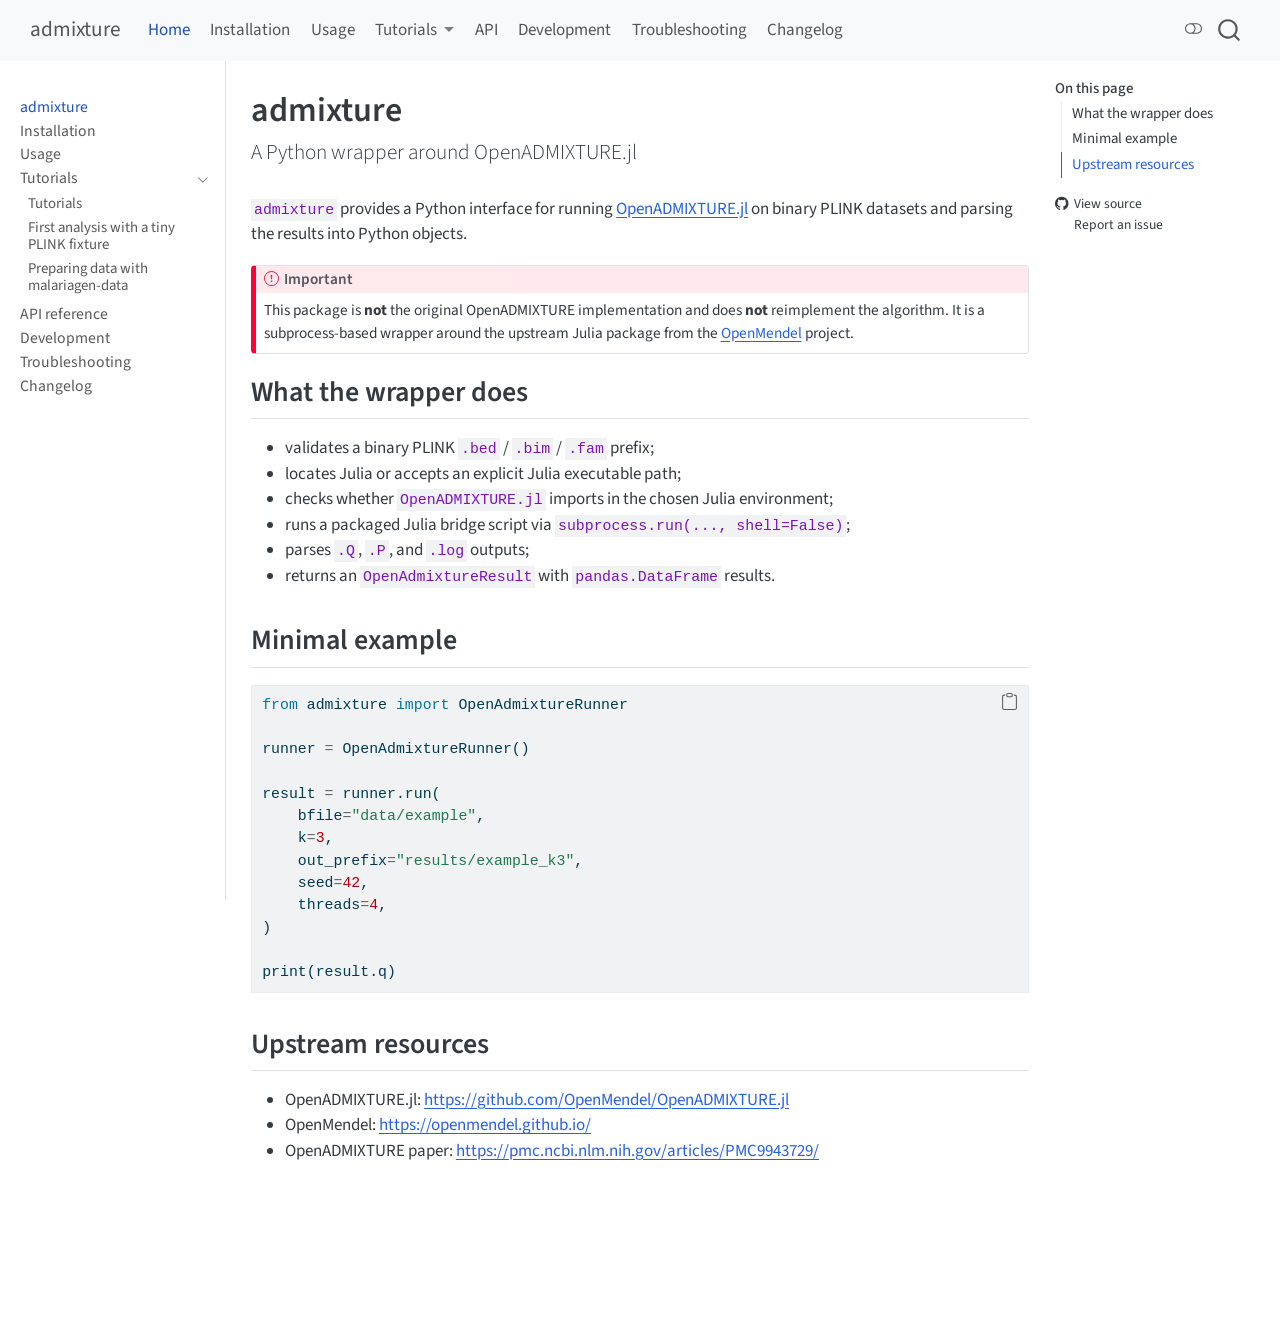
<file: index.html>
<!DOCTYPE html>
<html xmlns="http://www.w3.org/1999/xhtml" lang="en" xml:lang="en"><head>

<meta charset="utf-8">
<meta name="generator" content="quarto-1.9.37">

<meta name="viewport" content="width=device-width, initial-scale=1.0, user-scalable=yes">


<title>admixture</title>
<style>
/* Default styles provided by pandoc.
** See https://pandoc.org/MANUAL.html#variables-for-html for config info.
*/
code{white-space: pre-wrap;}
span.smallcaps{font-variant: small-caps;}
div.columns{display: flex; gap: min(4vw, 1.5em);}
div.column{flex: auto; overflow-x: auto;}
div.hanging-indent{margin-left: 1.5em; text-indent: -1.5em;}
ul.task-list{list-style: none;}
ul.task-list li input[type="checkbox"] {
  width: 0.8em;
  margin: 0 0.8em 0.2em -1em; /* quarto-specific, see https://github.com/quarto-dev/quarto-cli/issues/4556 */ 
  vertical-align: middle;
}
/* CSS for syntax highlighting */
html { -webkit-text-size-adjust: 100%; }
pre > code.sourceCode { white-space: pre; position: relative; }
pre > code.sourceCode > span { display: inline-block; line-height: 1.25; }
pre > code.sourceCode > span:empty { height: 1.2em; }
.sourceCode { overflow: visible; }
code.sourceCode > span { color: inherit; text-decoration: inherit; }
div.sourceCode { margin: 1em 0; }
pre.sourceCode { margin: 0; }
@media screen {
div.sourceCode { overflow: auto; }
}
@media print {
pre > code.sourceCode { white-space: pre-wrap; }
pre > code.sourceCode > span { text-indent: -5em; padding-left: 5em; }
}
pre.numberSource code
  { counter-reset: source-line 0; }
pre.numberSource code > span
  { position: relative; left: -4em; counter-increment: source-line; }
pre.numberSource code > span > a:first-child::before
  { content: counter(source-line);
    position: relative; left: -1em; text-align: right; vertical-align: baseline;
    border: none; display: inline-block;
    -webkit-touch-callout: none; -webkit-user-select: none;
    -khtml-user-select: none; -moz-user-select: none;
    -ms-user-select: none; user-select: none;
    padding: 0 4px; width: 4em;
  }
pre.numberSource { margin-left: 3em;  padding-left: 4px; }
div.sourceCode
  {   }
@media screen {
pre > code.sourceCode > span > a:first-child::before { text-decoration: underline; }
}
</style>


<script src="site_libs/quarto-nav/quarto-nav.js"></script>
<script src="site_libs/quarto-nav/headroom.min.js"></script>
<script src="site_libs/clipboard/clipboard.min.js"></script>
<script src="site_libs/quarto-search/autocomplete.umd.js"></script>
<script src="site_libs/quarto-search/fuse.min.js"></script>
<script src="site_libs/quarto-search/quarto-search.js"></script>
<meta name="quarto:offset" content="./">
<script src="site_libs/quarto-html/quarto.js" type="module"></script>
<script src="site_libs/quarto-html/tabsets/tabsets.js" type="module"></script>
<script src="site_libs/quarto-html/popper.min.js"></script>
<script src="site_libs/quarto-html/tippy.umd.min.js"></script>
<script src="site_libs/quarto-html/anchor.min.js"></script>
<link href="site_libs/quarto-html/tippy.css" rel="stylesheet">
<link href="site_libs/quarto-html/quarto-syntax-highlighting-7f8f88aac4f3542376d5c11b86a4c14d.css" rel="stylesheet" class="quarto-color-scheme" id="quarto-text-highlighting-styles">
<link href="site_libs/quarto-html/quarto-syntax-highlighting-dark-d0ae9245876894da5ac7e18953ecc5cc.css" rel="stylesheet" class="quarto-color-scheme quarto-color-alternate" id="quarto-text-highlighting-styles">
<link href="site_libs/quarto-html/quarto-syntax-highlighting-7f8f88aac4f3542376d5c11b86a4c14d.css" rel="stylesheet" class="quarto-color-scheme-extra" id="quarto-text-highlighting-styles">
<script src="site_libs/bootstrap/bootstrap.min.js"></script>
<link href="site_libs/bootstrap/bootstrap-icons.css" rel="stylesheet">
<link href="site_libs/bootstrap/bootstrap-312b66175a1f02a035263df1a0cb5ed4.min.css" rel="stylesheet" append-hash="true" class="quarto-color-scheme" id="quarto-bootstrap" data-mode="light">
<link href="site_libs/bootstrap/bootstrap-dark-2661a967893d218e067e3942bae9aae7.min.css" rel="stylesheet" append-hash="true" class="quarto-color-scheme quarto-color-alternate" id="quarto-bootstrap" data-mode="dark">
<link href="site_libs/bootstrap/bootstrap-312b66175a1f02a035263df1a0cb5ed4.min.css" rel="stylesheet" append-hash="true" class="quarto-color-scheme-extra" id="quarto-bootstrap" data-mode="light">
<script id="quarto-search-options" type="application/json">{
  "location": "navbar",
  "copy-button": false,
  "collapse-after": 3,
  "panel-placement": "end",
  "type": "overlay",
  "limit": 50,
  "keyboard-shortcut": [
    "f",
    "/",
    "s"
  ],
  "show-item-context": false,
  "language": {
    "search-no-results-text": "No results",
    "search-matching-documents-text": "matching documents",
    "search-copy-link-title": "Copy link to search",
    "search-hide-matches-text": "Hide additional matches",
    "search-more-match-text": "more match in this document",
    "search-more-matches-text": "more matches in this document",
    "search-clear-button-title": "Clear",
    "search-text-placeholder": "",
    "search-detached-cancel-button-title": "Cancel",
    "search-submit-button-title": "Submit",
    "search-label": "Search"
  }
}</script>


<link rel="stylesheet" href="styles.css">
</head>

<body class="nav-sidebar docked nav-fixed quarto-light"><script id="quarto-html-before-body" type="application/javascript">
    const toggleBodyColorMode = (bsSheetEl) => {
      const mode = bsSheetEl.getAttribute("data-mode");
      const bodyEl = window.document.querySelector("body");
      if (mode === "dark") {
        bodyEl.classList.add("quarto-dark");
        bodyEl.classList.remove("quarto-light");
      } else {
        bodyEl.classList.add("quarto-light");
        bodyEl.classList.remove("quarto-dark");
      }
    }
    const toggleBodyColorPrimary = () => {
      const bsSheetEl = window.document.querySelector("link#quarto-bootstrap:not([rel=disabled-stylesheet])");
      if (bsSheetEl) {
        toggleBodyColorMode(bsSheetEl);
      }
    }
    const setColorSchemeToggle = (alternate) => {
      const toggles = window.document.querySelectorAll('.quarto-color-scheme-toggle');
      for (let i=0; i < toggles.length; i++) {
        const toggle = toggles[i];
        if (toggle) {
          if (alternate) {
            toggle.classList.add("alternate");
          } else {
            toggle.classList.remove("alternate");
          }
        }
      }
    };
    const toggleColorMode = (alternate) => {
      // Switch the stylesheets
      const primaryStylesheets = window.document.querySelectorAll('link.quarto-color-scheme:not(.quarto-color-alternate)');
      const alternateStylesheets = window.document.querySelectorAll('link.quarto-color-scheme.quarto-color-alternate');
      manageTransitions('#quarto-margin-sidebar .nav-link', false);
      if (alternate) {
        // note: dark is layered on light, we don't disable primary!
        enableStylesheet(alternateStylesheets);
        for (const sheetNode of alternateStylesheets) {
          if (sheetNode.id === "quarto-bootstrap") {
            toggleBodyColorMode(sheetNode);
          }
        }
      } else {
        disableStylesheet(alternateStylesheets);
        enableStylesheet(primaryStylesheets)
        toggleBodyColorPrimary();
      }
      manageTransitions('#quarto-margin-sidebar .nav-link', true);
      // Switch the toggles
      setColorSchemeToggle(alternate)
      // Hack to workaround the fact that safari doesn't
      // properly recolor the scrollbar when toggling (#1455)
      if (navigator.userAgent.indexOf('Safari') > 0 && navigator.userAgent.indexOf('Chrome') == -1) {
        manageTransitions("body", false);
        window.scrollTo(0, 1);
        setTimeout(() => {
          window.scrollTo(0, 0);
          manageTransitions("body", true);
        }, 40);
      }
    }
    const disableStylesheet = (stylesheets) => {
      for (let i=0; i < stylesheets.length; i++) {
        const stylesheet = stylesheets[i];
        stylesheet.rel = 'disabled-stylesheet';
      }
    }
    const enableStylesheet = (stylesheets) => {
      for (let i=0; i < stylesheets.length; i++) {
        const stylesheet = stylesheets[i];
        if(stylesheet.rel !== 'stylesheet') { // for Chrome, which will still FOUC without this check
          stylesheet.rel = 'stylesheet';
        }
      }
    }
    const manageTransitions = (selector, allowTransitions) => {
      const els = window.document.querySelectorAll(selector);
      for (let i=0; i < els.length; i++) {
        const el = els[i];
        if (allowTransitions) {
          el.classList.remove('notransition');
        } else {
          el.classList.add('notransition');
        }
      }
    }
    const isFileUrl = () => {
      return window.location.protocol === 'file:';
    }
    const hasAlternateSentinel = () => {
      let styleSentinel = getColorSchemeSentinel();
      if (styleSentinel !== null) {
        return styleSentinel === "alternate";
      } else {
        return false;
      }
    }
    const setStyleSentinel = (alternate) => {
      const value = alternate ? "alternate" : "default";
      if (!isFileUrl()) {
        window.localStorage.setItem("quarto-color-scheme", value);
      } else {
        localAlternateSentinel = value;
      }
    }
    const getColorSchemeSentinel = () => {
      if (!isFileUrl()) {
        const storageValue = window.localStorage.getItem("quarto-color-scheme");
        return storageValue != null ? storageValue : localAlternateSentinel;
      } else {
        return localAlternateSentinel;
      }
    }
    const toggleGiscusIfUsed = (isAlternate, darkModeDefault) => {
      const baseTheme = document.querySelector('#giscus-base-theme')?.value ?? 'light';
      const alternateTheme = document.querySelector('#giscus-alt-theme')?.value ?? 'dark';
      let newTheme = '';
      if(authorPrefersDark) {
        newTheme = isAlternate ? baseTheme : alternateTheme;
      } else {
        newTheme = isAlternate ? alternateTheme : baseTheme;
      }
      const changeGiscusTheme = () => {
        // From: https://github.com/giscus/giscus/issues/336
        const sendMessage = (message) => {
          const iframe = document.querySelector('iframe.giscus-frame');
          if (!iframe) return;
          iframe.contentWindow.postMessage({ giscus: message }, 'https://giscus.app');
        }
        sendMessage({
          setConfig: {
            theme: newTheme
          }
        });
      }
      const isGiscussLoaded = window.document.querySelector('iframe.giscus-frame') !== null;
      if (isGiscussLoaded) {
        changeGiscusTheme();
      }
    };
    const authorPrefersDark = false;
    const darkModeDefault = authorPrefersDark;
      document.querySelector('link#quarto-text-highlighting-styles.quarto-color-scheme-extra').rel = 'disabled-stylesheet';
      document.querySelector('link#quarto-bootstrap.quarto-color-scheme-extra').rel = 'disabled-stylesheet';
    let localAlternateSentinel = darkModeDefault ? 'alternate' : 'default';
    // Dark / light mode switch
    window.quartoToggleColorScheme = () => {
      // Read the current dark / light value
      let toAlternate = !hasAlternateSentinel();
      toggleColorMode(toAlternate);
      setStyleSentinel(toAlternate);
      toggleGiscusIfUsed(toAlternate, darkModeDefault);
      window.dispatchEvent(new Event('resize'));
    };
    // Switch to dark mode if need be
    if (hasAlternateSentinel()) {
      toggleColorMode(true);
    } else {
      toggleColorMode(false);
    }
  </script>

<div id="quarto-search-results"></div>
  <header id="quarto-header" class="headroom fixed-top">
    <nav class="navbar navbar-expand-lg " data-bs-theme="dark">
      <div class="navbar-container container-fluid">
      <div class="navbar-brand-container mx-auto">
    <a class="navbar-brand" href="./index.html">
    <span class="navbar-title">admixture</span>
    </a>
  </div>
            <div id="quarto-search" class="" title="Search"></div>
          <button class="navbar-toggler" type="button" data-bs-toggle="collapse" data-bs-target="#navbarCollapse" aria-controls="navbarCollapse" role="menu" aria-expanded="false" aria-label="Toggle navigation" onclick="if (window.quartoToggleHeadroom) { window.quartoToggleHeadroom(); }">
  <span class="navbar-toggler-icon"></span>
</button>
          <div class="collapse navbar-collapse" id="navbarCollapse">
            <ul class="navbar-nav navbar-nav-scroll me-auto">
  <li class="nav-item">
    <a class="nav-link active" href="./index.html" aria-current="page"> 
<span class="menu-text">Home</span></a>
  </li>  
  <li class="nav-item">
    <a class="nav-link" href="./installation.html"> 
<span class="menu-text">Installation</span></a>
  </li>  
  <li class="nav-item">
    <a class="nav-link" href="./usage.html"> 
<span class="menu-text">Usage</span></a>
  </li>  
  <li class="nav-item dropdown ">
    <a class="nav-link dropdown-toggle" href="#" id="nav-menu-tutorials" role="link" data-bs-toggle="dropdown" aria-expanded="false">
 <span class="menu-text">Tutorials</span>
    </a>
    <ul class="dropdown-menu" aria-labelledby="nav-menu-tutorials">    
        <li>
    <a class="dropdown-item" href="./tutorials/index.html">
 <span class="dropdown-text">Overview</span></a>
  </li>  
        <li>
    <a class="dropdown-item" href="./tutorials/first-analysis.html">
 <span class="dropdown-text">First analysis</span></a>
  </li>  
        <li>
    <a class="dropdown-item" href="./tutorials/malariagen-data.html">
 <span class="dropdown-text">malariagen-data</span></a>
  </li>  
    </ul>
  </li>
  <li class="nav-item">
    <a class="nav-link" href="./api.html"> 
<span class="menu-text">API</span></a>
  </li>  
  <li class="nav-item">
    <a class="nav-link" href="./development.html"> 
<span class="menu-text">Development</span></a>
  </li>  
  <li class="nav-item">
    <a class="nav-link" href="./troubleshooting.html"> 
<span class="menu-text">Troubleshooting</span></a>
  </li>  
  <li class="nav-item">
    <a class="nav-link" href="./changelog.html"> 
<span class="menu-text">Changelog</span></a>
  </li>  
</ul>
          </div> <!-- /navcollapse -->
            <div class="quarto-navbar-tools">
  <a href="" class="quarto-color-scheme-toggle quarto-navigation-tool  px-1" onclick="window.quartoToggleColorScheme(); return false;" title="Toggle dark mode"><i class="bi"></i></a>
</div>
      </div> <!-- /container-fluid -->
    </nav>
  <nav class="quarto-secondary-nav">
    <div class="container-fluid d-flex">
      <button type="button" class="quarto-btn-toggle btn" data-bs-toggle="collapse" role="button" data-bs-target=".quarto-sidebar-collapse-item" aria-controls="quarto-sidebar" aria-expanded="false" aria-label="Toggle sidebar navigation" onclick="if (window.quartoToggleHeadroom) { window.quartoToggleHeadroom(); }">
        <i class="bi bi-layout-text-sidebar-reverse"></i>
      </button>
        <nav class="quarto-page-breadcrumbs" aria-label="breadcrumb"><ol class="breadcrumb"><li class="breadcrumb-item"><a href="./index.html">admixture</a></li></ol></nav>
        <a class="flex-grow-1" role="navigation" data-bs-toggle="collapse" data-bs-target=".quarto-sidebar-collapse-item" aria-controls="quarto-sidebar" aria-expanded="false" aria-label="Toggle sidebar navigation" onclick="if (window.quartoToggleHeadroom) { window.quartoToggleHeadroom(); }">      
        </a>
    </div>
  </nav>
</header>
<!-- content -->
<div id="quarto-content" class="quarto-container page-columns page-rows-contents page-layout-article page-navbar">
<!-- sidebar -->
  <nav id="quarto-sidebar" class="sidebar collapse collapse-horizontal quarto-sidebar-collapse-item sidebar-navigation docked overflow-auto">
    <div class="sidebar-menu-container"> 
    <ul class="list-unstyled mt-1">
        <li class="sidebar-item">
  <div class="sidebar-item-container"> 
  <a href="./index.html" class="sidebar-item-text sidebar-link active">
 <span class="menu-text">admixture</span></a>
  </div>
</li>
        <li class="sidebar-item">
  <div class="sidebar-item-container"> 
  <a href="./installation.html" class="sidebar-item-text sidebar-link">
 <span class="menu-text">Installation</span></a>
  </div>
</li>
        <li class="sidebar-item">
  <div class="sidebar-item-container"> 
  <a href="./usage.html" class="sidebar-item-text sidebar-link">
 <span class="menu-text">Usage</span></a>
  </div>
</li>
        <li class="sidebar-item sidebar-item-section">
      <div class="sidebar-item-container"> 
            <a class="sidebar-item-text sidebar-link text-start" data-bs-toggle="collapse" data-bs-target="#quarto-sidebar-section-1" role="navigation" aria-expanded="true">
 <span class="menu-text">Tutorials</span></a>
          <a class="sidebar-item-toggle text-start" data-bs-toggle="collapse" data-bs-target="#quarto-sidebar-section-1" role="navigation" aria-expanded="true" aria-label="Toggle section">
            <i class="bi bi-chevron-right ms-2"></i>
          </a> 
      </div>
      <ul id="quarto-sidebar-section-1" class="collapse list-unstyled sidebar-section depth1 show">  
          <li class="sidebar-item">
  <div class="sidebar-item-container"> 
  <a href="./tutorials/index.html" class="sidebar-item-text sidebar-link">
 <span class="menu-text">Tutorials</span></a>
  </div>
</li>
          <li class="sidebar-item">
  <div class="sidebar-item-container"> 
  <a href="./tutorials/first-analysis.html" class="sidebar-item-text sidebar-link">
 <span class="menu-text">First analysis with a tiny PLINK fixture</span></a>
  </div>
</li>
          <li class="sidebar-item">
  <div class="sidebar-item-container"> 
  <a href="./tutorials/malariagen-data.html" class="sidebar-item-text sidebar-link">
 <span class="menu-text">Preparing data with malariagen-data</span></a>
  </div>
</li>
      </ul>
  </li>
        <li class="sidebar-item">
  <div class="sidebar-item-container"> 
  <a href="./api.html" class="sidebar-item-text sidebar-link">
 <span class="menu-text">API reference</span></a>
  </div>
</li>
        <li class="sidebar-item">
  <div class="sidebar-item-container"> 
  <a href="./development.html" class="sidebar-item-text sidebar-link">
 <span class="menu-text">Development</span></a>
  </div>
</li>
        <li class="sidebar-item">
  <div class="sidebar-item-container"> 
  <a href="./troubleshooting.html" class="sidebar-item-text sidebar-link">
 <span class="menu-text">Troubleshooting</span></a>
  </div>
</li>
        <li class="sidebar-item">
  <div class="sidebar-item-container"> 
  <a href="./changelog.html" class="sidebar-item-text sidebar-link">
 <span class="menu-text">Changelog</span></a>
  </div>
</li>
    </ul>
    </div>
</nav>
<div id="quarto-sidebar-glass" class="quarto-sidebar-collapse-item" data-bs-toggle="collapse" data-bs-target=".quarto-sidebar-collapse-item"></div>
<!-- margin-sidebar -->
    <div id="quarto-margin-sidebar" class="sidebar margin-sidebar">
        <nav id="TOC" role="doc-toc" class="toc-active">
    <h2 id="toc-title">On this page</h2>
   
  <ul>
  <li><a href="#what-the-wrapper-does" id="toc-what-the-wrapper-does" class="nav-link active" data-scroll-target="#what-the-wrapper-does">What the wrapper does</a></li>
  <li><a href="#minimal-example" id="toc-minimal-example" class="nav-link" data-scroll-target="#minimal-example">Minimal example</a></li>
  <li><a href="#upstream-resources" id="toc-upstream-resources" class="nav-link" data-scroll-target="#upstream-resources">Upstream resources</a></li>
  </ul>
<div class="toc-actions"><ul><li><a href="https://github.com/osl-incubatoradmixture/blob/main/index.qmd" class="toc-action"><i class="bi bi-github"></i>View source</a></li><li><a href="https://github.com/osl-incubatoradmixture/issues/new" class="toc-action"><i class="bi empty"></i>Report an issue</a></li></ul></div></nav>
    </div>
<!-- main -->
<main class="content" id="quarto-document-content">


<header id="title-block-header" class="quarto-title-block default">
<div class="quarto-title">
<h1 class="title">admixture</h1>
<p class="subtitle lead">A Python wrapper around OpenADMIXTURE.jl</p>
</div>



<div class="quarto-title-meta">

    
  
    
  </div>
  


</header>


<p><code>admixture</code> provides a Python interface for running <a href="https://github.com/OpenMendel/OpenADMIXTURE.jl">OpenADMIXTURE.jl</a> on binary PLINK datasets and parsing the results into Python objects.</p>
<div class="callout callout-style-default callout-important callout-titled">
<div class="callout-header d-flex align-content-center">
<div class="callout-icon-container">
<i class="callout-icon"></i>
</div>
<div class="callout-title-container flex-fill">
Important
</div>
</div>
<div class="callout-body-container callout-body">
<p>This package is <strong>not</strong> the original OpenADMIXTURE implementation and does <strong>not</strong> reimplement the algorithm. It is a subprocess-based wrapper around the upstream Julia package from the <a href="https://openmendel.github.io/">OpenMendel</a> project.</p>
</div>
</div>
<section id="what-the-wrapper-does" class="level2">
<h2 class="anchored" data-anchor-id="what-the-wrapper-does">What the wrapper does</h2>
<ul>
<li>validates a binary PLINK <code>.bed</code> / <code>.bim</code> / <code>.fam</code> prefix;</li>
<li>locates Julia or accepts an explicit Julia executable path;</li>
<li>checks whether <code>OpenADMIXTURE.jl</code> imports in the chosen Julia environment;</li>
<li>runs a packaged Julia bridge script via <code>subprocess.run(..., shell=False)</code>;</li>
<li>parses <code>.Q</code>, <code>.P</code>, and <code>.log</code> outputs;</li>
<li>returns an <code>OpenAdmixtureResult</code> with <code>pandas.DataFrame</code> results.</li>
</ul>
</section>
<section id="minimal-example" class="level2">
<h2 class="anchored" data-anchor-id="minimal-example">Minimal example</h2>
<div class="code-copy-outer-scaffold"><div class="sourceCode" id="cb1"><pre class="sourceCode python code-with-copy"><code class="sourceCode python"><span id="cb1-1"><a href="#cb1-1" aria-hidden="true" tabindex="-1"></a><span class="im">from</span> admixture <span class="im">import</span> OpenAdmixtureRunner</span>
<span id="cb1-2"><a href="#cb1-2" aria-hidden="true" tabindex="-1"></a></span>
<span id="cb1-3"><a href="#cb1-3" aria-hidden="true" tabindex="-1"></a>runner <span class="op">=</span> OpenAdmixtureRunner()</span>
<span id="cb1-4"><a href="#cb1-4" aria-hidden="true" tabindex="-1"></a></span>
<span id="cb1-5"><a href="#cb1-5" aria-hidden="true" tabindex="-1"></a>result <span class="op">=</span> runner.run(</span>
<span id="cb1-6"><a href="#cb1-6" aria-hidden="true" tabindex="-1"></a>    bfile<span class="op">=</span><span class="st">"data/example"</span>,</span>
<span id="cb1-7"><a href="#cb1-7" aria-hidden="true" tabindex="-1"></a>    k<span class="op">=</span><span class="dv">3</span>,</span>
<span id="cb1-8"><a href="#cb1-8" aria-hidden="true" tabindex="-1"></a>    out_prefix<span class="op">=</span><span class="st">"results/example_k3"</span>,</span>
<span id="cb1-9"><a href="#cb1-9" aria-hidden="true" tabindex="-1"></a>    seed<span class="op">=</span><span class="dv">42</span>,</span>
<span id="cb1-10"><a href="#cb1-10" aria-hidden="true" tabindex="-1"></a>    threads<span class="op">=</span><span class="dv">4</span>,</span>
<span id="cb1-11"><a href="#cb1-11" aria-hidden="true" tabindex="-1"></a>)</span>
<span id="cb1-12"><a href="#cb1-12" aria-hidden="true" tabindex="-1"></a></span>
<span id="cb1-13"><a href="#cb1-13" aria-hidden="true" tabindex="-1"></a><span class="bu">print</span>(result.q)</span></code></pre></div><button title="Copy to Clipboard" class="code-copy-button"><i class="bi"></i></button></div>
</section>
<section id="upstream-resources" class="level2">
<h2 class="anchored" data-anchor-id="upstream-resources">Upstream resources</h2>
<ul>
<li>OpenADMIXTURE.jl: <a href="https://github.com/OpenMendel/OpenADMIXTURE.jl" class="uri">https://github.com/OpenMendel/OpenADMIXTURE.jl</a></li>
<li>OpenMendel: <a href="https://openmendel.github.io/" class="uri">https://openmendel.github.io/</a></li>
<li>OpenADMIXTURE paper: <a href="https://pmc.ncbi.nlm.nih.gov/articles/PMC9943729/" class="uri">https://pmc.ncbi.nlm.nih.gov/articles/PMC9943729/</a></li>
</ul>


</section>

</main> <!-- /main -->
<script id="quarto-html-after-body" type="application/javascript">
  window.document.addEventListener("DOMContentLoaded", function (event) {
    // Ensure there is a toggle, if there isn't float one in the top right
    if (window.document.querySelector('.quarto-color-scheme-toggle') === null) {
      const a = window.document.createElement('a');
      a.classList.add('top-right');
      a.classList.add('quarto-color-scheme-toggle');
      a.href = "";
      a.onclick = function() { try { window.quartoToggleColorScheme(); } catch {} return false; };
      const i = window.document.createElement("i");
      i.classList.add('bi');
      a.appendChild(i);
      window.document.body.appendChild(a);
    }
    setColorSchemeToggle(hasAlternateSentinel())
    const icon = "";
    const anchorJS = new window.AnchorJS();
    anchorJS.options = {
      placement: 'right',
      icon: icon
    };
    anchorJS.add('.anchored');
    const isCodeAnnotation = (el) => {
      for (const clz of el.classList) {
        if (clz.startsWith('code-annotation-')) {                     
          return true;
        }
      }
      return false;
    }
    const onCopySuccess = function(e) {
      // button target
      const button = e.trigger;
      // don't keep focus
      button.blur();
      // flash "checked"
      button.classList.add('code-copy-button-checked');
      var currentTitle = button.getAttribute("title");
      button.setAttribute("title", "Copied!");
      let tooltip;
      if (window.bootstrap) {
        button.setAttribute("data-bs-toggle", "tooltip");
        button.setAttribute("data-bs-placement", "left");
        button.setAttribute("data-bs-title", "Copied!");
        tooltip = new bootstrap.Tooltip(button, 
          { trigger: "manual", 
            customClass: "code-copy-button-tooltip",
            offset: [0, -8]});
        tooltip.show();    
      }
      setTimeout(function() {
        if (tooltip) {
          tooltip.hide();
          button.removeAttribute("data-bs-title");
          button.removeAttribute("data-bs-toggle");
          button.removeAttribute("data-bs-placement");
        }
        button.setAttribute("title", currentTitle);
        button.classList.remove('code-copy-button-checked');
      }, 1000);
      // clear code selection
      e.clearSelection();
    }
    const getTextToCopy = function(trigger) {
      const outerScaffold = trigger.parentElement.cloneNode(true);
      const codeEl = outerScaffold.querySelector('code');
      for (const childEl of codeEl.children) {
        if (isCodeAnnotation(childEl)) {
          childEl.remove();
        }
      }
      return codeEl.innerText;
    }
    const clipboard = new window.ClipboardJS('.code-copy-button:not([data-in-quarto-modal])', {
      text: getTextToCopy
    });
    clipboard.on('success', onCopySuccess);
    if (window.document.getElementById('quarto-embedded-source-code-modal')) {
      const clipboardModal = new window.ClipboardJS('.code-copy-button[data-in-quarto-modal]', {
        text: getTextToCopy,
        container: window.document.getElementById('quarto-embedded-source-code-modal')
      });
      clipboardModal.on('success', onCopySuccess);
    }
      var localhostRegex = new RegExp(/^(?:http|https):\/\/localhost\:?[0-9]*\//);
      var mailtoRegex = new RegExp(/^mailto:/);
        var filterRegex = new RegExp('/' + window.location.host + '/');
      var isInternal = (href) => {
          return filterRegex.test(href) || localhostRegex.test(href) || mailtoRegex.test(href);
      }
      // Inspect non-navigation links and adorn them if external
     var links = window.document.querySelectorAll('a[href]:not(.nav-link):not(.navbar-brand):not(.toc-action):not(.sidebar-link):not(.sidebar-item-toggle):not(.pagination-link):not(.no-external):not([aria-hidden]):not(.dropdown-item):not(.quarto-navigation-tool):not(.about-link)');
      for (var i=0; i<links.length; i++) {
        const link = links[i];
        if (!isInternal(link.href)) {
          // undo the damage that might have been done by quarto-nav.js in the case of
          // links that we want to consider external
          if (link.dataset.originalHref !== undefined) {
            link.href = link.dataset.originalHref;
          }
        }
      }
    function tippyHover(el, contentFn, onTriggerFn, onUntriggerFn) {
      const config = {
        allowHTML: true,
        maxWidth: 500,
        delay: 100,
        arrow: false,
        appendTo: function(el) {
            return el.parentElement;
        },
        interactive: true,
        interactiveBorder: 10,
        theme: 'quarto',
        placement: 'bottom-start',
      };
      if (contentFn) {
        config.content = contentFn;
      }
      if (onTriggerFn) {
        config.onTrigger = onTriggerFn;
      }
      if (onUntriggerFn) {
        config.onUntrigger = onUntriggerFn;
      }
      window.tippy(el, config); 
    }
    const noterefs = window.document.querySelectorAll('a[role="doc-noteref"]');
    for (var i=0; i<noterefs.length; i++) {
      const ref = noterefs[i];
      tippyHover(ref, function() {
        // use id or data attribute instead here
        let href = ref.getAttribute('data-footnote-href') || ref.getAttribute('href');
        try { href = new URL(href).hash; } catch {}
        const id = href.replace(/^#\/?/, "");
        const note = window.document.getElementById(id);
        if (note) {
          return note.innerHTML;
        } else {
          return "";
        }
      });
    }
    const xrefs = window.document.querySelectorAll('a.quarto-xref');
    const processXRef = (id, note) => {
      // Strip column container classes
      const stripColumnClz = (el) => {
        el.classList.remove("page-full", "page-columns");
        if (el.children) {
          for (const child of el.children) {
            stripColumnClz(child);
          }
        }
      }
      stripColumnClz(note)
      if (id === null || id.startsWith('sec-')) {
        // Special case sections, only their first couple elements
        const container = document.createElement("div");
        if (note.children && note.children.length > 2) {
          container.appendChild(note.children[0].cloneNode(true));
          for (let i = 1; i < note.children.length; i++) {
            const child = note.children[i];
            if (child.tagName === "P" && child.innerText === "") {
              continue;
            } else {
              container.appendChild(child.cloneNode(true));
              break;
            }
          }
          if (window.Quarto?.typesetMath) {
            window.Quarto.typesetMath(container);
          }
          return container.innerHTML
        } else {
          if (window.Quarto?.typesetMath) {
            window.Quarto.typesetMath(note);
          }
          return note.innerHTML;
        }
      } else {
        // Remove any anchor links if they are present
        const anchorLink = note.querySelector('a.anchorjs-link');
        if (anchorLink) {
          anchorLink.remove();
        }
        if (window.Quarto?.typesetMath) {
          window.Quarto.typesetMath(note);
        }
        if (note.classList.contains("callout")) {
          return note.outerHTML;
        } else {
          return note.innerHTML;
        }
      }
    }
    for (var i=0; i<xrefs.length; i++) {
      const xref = xrefs[i];
      tippyHover(xref, undefined, function(instance) {
        instance.disable();
        let url = xref.getAttribute('href');
        let hash = undefined; 
        if (url.startsWith('#')) {
          hash = url;
        } else {
          try { hash = new URL(url).hash; } catch {}
        }
        if (hash) {
          const id = hash.replace(/^#\/?/, "");
          const note = window.document.getElementById(id);
          if (note !== null) {
            try {
              const html = processXRef(id, note.cloneNode(true));
              instance.setContent(html);
            } finally {
              instance.enable();
              instance.show();
            }
          } else {
            // See if we can fetch this
            fetch(url.split('#')[0])
            .then(res => res.text())
            .then(html => {
              const parser = new DOMParser();
              const htmlDoc = parser.parseFromString(html, "text/html");
              const note = htmlDoc.getElementById(id);
              if (note !== null) {
                const html = processXRef(id, note);
                instance.setContent(html);
              } 
            }).finally(() => {
              instance.enable();
              instance.show();
            });
          }
        } else {
          // See if we can fetch a full url (with no hash to target)
          // This is a special case and we should probably do some content thinning / targeting
          fetch(url)
          .then(res => res.text())
          .then(html => {
            const parser = new DOMParser();
            const htmlDoc = parser.parseFromString(html, "text/html");
            const note = htmlDoc.querySelector('main.content');
            if (note !== null) {
              // This should only happen for chapter cross references
              // (since there is no id in the URL)
              // remove the first header
              if (note.children.length > 0 && note.children[0].tagName === "HEADER") {
                note.children[0].remove();
              }
              const html = processXRef(null, note);
              instance.setContent(html);
            } 
          }).finally(() => {
            instance.enable();
            instance.show();
          });
        }
      }, function(instance) {
      });
    }
        let selectedAnnoteEl;
        const selectorForAnnotation = ( cell, annotation) => {
          let cellAttr = 'data-code-cell="' + cell + '"';
          let lineAttr = 'data-code-annotation="' +  annotation + '"';
          const selector = 'span[' + cellAttr + '][' + lineAttr + ']';
          return selector;
        }
        const selectCodeLines = (annoteEl) => {
          const doc = window.document;
          const targetCell = annoteEl.getAttribute("data-target-cell");
          const targetAnnotation = annoteEl.getAttribute("data-target-annotation");
          const annoteSpan = window.document.querySelector(selectorForAnnotation(targetCell, targetAnnotation));
          const lines = annoteSpan.getAttribute("data-code-lines").split(",");
          const lineIds = lines.map((line) => {
            return targetCell + "-" + line;
          })
          let top = null;
          let height = null;
          let parent = null;
          if (lineIds.length > 0) {
              //compute the position of the single el (top and bottom and make a div)
              const el = window.document.getElementById(lineIds[0]);
              top = el.offsetTop;
              height = el.offsetHeight;
              parent = el.parentElement.parentElement;
            if (lineIds.length > 1) {
              const lastEl = window.document.getElementById(lineIds[lineIds.length - 1]);
              const bottom = lastEl.offsetTop + lastEl.offsetHeight;
              height = bottom - top;
            }
            if (top !== null && height !== null && parent !== null) {
              // cook up a div (if necessary) and position it 
              let div = window.document.getElementById("code-annotation-line-highlight");
              if (div === null) {
                div = window.document.createElement("div");
                div.setAttribute("id", "code-annotation-line-highlight");
                div.style.position = 'absolute';
                parent.appendChild(div);
              }
              div.style.top = top - 2 + "px";
              div.style.height = height + 4 + "px";
              div.style.left = 0;
              let gutterDiv = window.document.getElementById("code-annotation-line-highlight-gutter");
              if (gutterDiv === null) {
                gutterDiv = window.document.createElement("div");
                gutterDiv.setAttribute("id", "code-annotation-line-highlight-gutter");
                gutterDiv.style.position = 'absolute';
                const codeCell = window.document.getElementById(targetCell);
                const gutter = codeCell.querySelector('.code-annotation-gutter');
                gutter.appendChild(gutterDiv);
              }
              gutterDiv.style.top = top - 2 + "px";
              gutterDiv.style.height = height + 4 + "px";
            }
            selectedAnnoteEl = annoteEl;
          }
        };
        const unselectCodeLines = () => {
          const elementsIds = ["code-annotation-line-highlight", "code-annotation-line-highlight-gutter"];
          elementsIds.forEach((elId) => {
            const div = window.document.getElementById(elId);
            if (div) {
              div.remove();
            }
          });
          selectedAnnoteEl = undefined;
        };
          // Handle positioning of the toggle
      window.addEventListener(
        "resize",
        throttle(() => {
          elRect = undefined;
          if (selectedAnnoteEl) {
            selectCodeLines(selectedAnnoteEl);
          }
        }, 10)
      );
      function throttle(fn, ms) {
      let throttle = false;
      let timer;
        return (...args) => {
          if(!throttle) { // first call gets through
              fn.apply(this, args);
              throttle = true;
          } else { // all the others get throttled
              if(timer) clearTimeout(timer); // cancel #2
              timer = setTimeout(() => {
                fn.apply(this, args);
                timer = throttle = false;
              }, ms);
          }
        };
      }
        // Attach click handler to the DT
        const annoteDls = window.document.querySelectorAll('dt[data-target-cell]');
        for (const annoteDlNode of annoteDls) {
          annoteDlNode.addEventListener('click', (event) => {
            const clickedEl = event.target;
            if (clickedEl !== selectedAnnoteEl) {
              unselectCodeLines();
              const activeEl = window.document.querySelector('dt[data-target-cell].code-annotation-active');
              if (activeEl) {
                activeEl.classList.remove('code-annotation-active');
              }
              selectCodeLines(clickedEl);
              clickedEl.classList.add('code-annotation-active');
            } else {
              // Unselect the line
              unselectCodeLines();
              clickedEl.classList.remove('code-annotation-active');
            }
          });
        }
    const findCites = (el) => {
      const parentEl = el.parentElement;
      if (parentEl) {
        const cites = parentEl.dataset.cites;
        if (cites) {
          return {
            el,
            cites: cites.split(' ')
          };
        } else {
          return findCites(el.parentElement)
        }
      } else {
        return undefined;
      }
    };
    var bibliorefs = window.document.querySelectorAll('a[role="doc-biblioref"]');
    for (var i=0; i<bibliorefs.length; i++) {
      const ref = bibliorefs[i];
      const citeInfo = findCites(ref);
      if (citeInfo) {
        tippyHover(citeInfo.el, function() {
          var popup = window.document.createElement('div');
          citeInfo.cites.forEach(function(cite) {
            var citeDiv = window.document.createElement('div');
            citeDiv.classList.add('hanging-indent');
            citeDiv.classList.add('csl-entry');
            var biblioDiv = window.document.getElementById('ref-' + cite);
            if (biblioDiv) {
              citeDiv.innerHTML = biblioDiv.innerHTML;
            }
            popup.appendChild(citeDiv);
          });
          return popup.innerHTML;
        });
      }
    }
  });
  </script>
</div> <!-- /content -->




<footer class="footer"><div class="nav-footer"><div class="nav-footer-center"><div class="toc-actions d-sm-block d-md-none"><ul><li><a href="https://github.com/osl-incubatoradmixture/blob/main/index.qmd" class="toc-action"><i class="bi bi-github"></i>View source</a></li><li><a href="https://github.com/osl-incubatoradmixture/issues/new" class="toc-action"><i class="bi empty"></i>Report an issue</a></li></ul></div></div></div></footer></body></html>
</file>
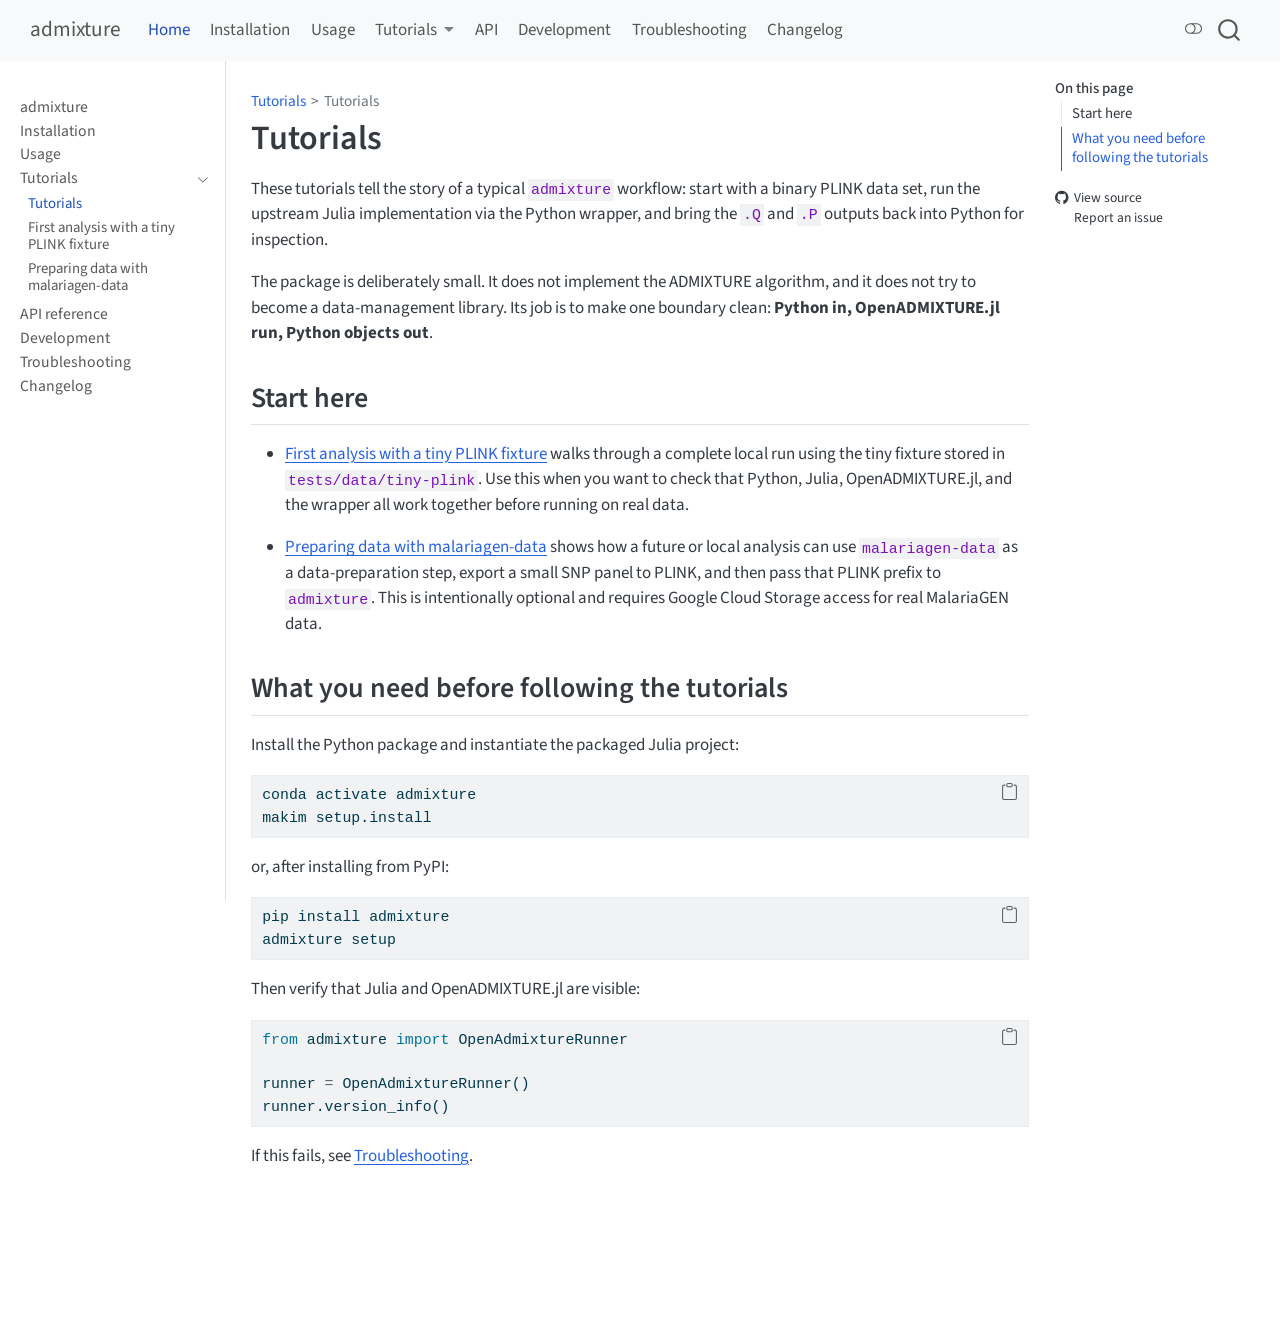
<file: tutorials/index.html>
<!DOCTYPE html>
<html xmlns="http://www.w3.org/1999/xhtml" lang="en" xml:lang="en"><head>

<meta charset="utf-8">
<meta name="generator" content="quarto-1.9.37">

<meta name="viewport" content="width=device-width, initial-scale=1.0, user-scalable=yes">


<title>Tutorials – admixture</title>
<style>
/* Default styles provided by pandoc.
** See https://pandoc.org/MANUAL.html#variables-for-html for config info.
*/
code{white-space: pre-wrap;}
span.smallcaps{font-variant: small-caps;}
div.columns{display: flex; gap: min(4vw, 1.5em);}
div.column{flex: auto; overflow-x: auto;}
div.hanging-indent{margin-left: 1.5em; text-indent: -1.5em;}
ul.task-list{list-style: none;}
ul.task-list li input[type="checkbox"] {
  width: 0.8em;
  margin: 0 0.8em 0.2em -1em; /* quarto-specific, see https://github.com/quarto-dev/quarto-cli/issues/4556 */ 
  vertical-align: middle;
}
/* CSS for syntax highlighting */
html { -webkit-text-size-adjust: 100%; }
pre > code.sourceCode { white-space: pre; position: relative; }
pre > code.sourceCode > span { display: inline-block; line-height: 1.25; }
pre > code.sourceCode > span:empty { height: 1.2em; }
.sourceCode { overflow: visible; }
code.sourceCode > span { color: inherit; text-decoration: inherit; }
div.sourceCode { margin: 1em 0; }
pre.sourceCode { margin: 0; }
@media screen {
div.sourceCode { overflow: auto; }
}
@media print {
pre > code.sourceCode { white-space: pre-wrap; }
pre > code.sourceCode > span { text-indent: -5em; padding-left: 5em; }
}
pre.numberSource code
  { counter-reset: source-line 0; }
pre.numberSource code > span
  { position: relative; left: -4em; counter-increment: source-line; }
pre.numberSource code > span > a:first-child::before
  { content: counter(source-line);
    position: relative; left: -1em; text-align: right; vertical-align: baseline;
    border: none; display: inline-block;
    -webkit-touch-callout: none; -webkit-user-select: none;
    -khtml-user-select: none; -moz-user-select: none;
    -ms-user-select: none; user-select: none;
    padding: 0 4px; width: 4em;
  }
pre.numberSource { margin-left: 3em;  padding-left: 4px; }
div.sourceCode
  {   }
@media screen {
pre > code.sourceCode > span > a:first-child::before { text-decoration: underline; }
}
</style>


<script src="../site_libs/quarto-nav/quarto-nav.js"></script>
<script src="../site_libs/quarto-nav/headroom.min.js"></script>
<script src="../site_libs/clipboard/clipboard.min.js"></script>
<script src="../site_libs/quarto-search/autocomplete.umd.js"></script>
<script src="../site_libs/quarto-search/fuse.min.js"></script>
<script src="../site_libs/quarto-search/quarto-search.js"></script>
<meta name="quarto:offset" content="../">
<script src="../site_libs/quarto-html/quarto.js" type="module"></script>
<script src="../site_libs/quarto-html/tabsets/tabsets.js" type="module"></script>
<script src="../site_libs/quarto-html/popper.min.js"></script>
<script src="../site_libs/quarto-html/tippy.umd.min.js"></script>
<script src="../site_libs/quarto-html/anchor.min.js"></script>
<link href="../site_libs/quarto-html/tippy.css" rel="stylesheet">
<link href="../site_libs/quarto-html/quarto-syntax-highlighting-7f8f88aac4f3542376d5c11b86a4c14d.css" rel="stylesheet" class="quarto-color-scheme" id="quarto-text-highlighting-styles">
<link href="../site_libs/quarto-html/quarto-syntax-highlighting-dark-d0ae9245876894da5ac7e18953ecc5cc.css" rel="stylesheet" class="quarto-color-scheme quarto-color-alternate" id="quarto-text-highlighting-styles">
<link href="../site_libs/quarto-html/quarto-syntax-highlighting-7f8f88aac4f3542376d5c11b86a4c14d.css" rel="stylesheet" class="quarto-color-scheme-extra" id="quarto-text-highlighting-styles">
<script src="../site_libs/bootstrap/bootstrap.min.js"></script>
<link href="../site_libs/bootstrap/bootstrap-icons.css" rel="stylesheet">
<link href="../site_libs/bootstrap/bootstrap-312b66175a1f02a035263df1a0cb5ed4.min.css" rel="stylesheet" append-hash="true" class="quarto-color-scheme" id="quarto-bootstrap" data-mode="light">
<link href="../site_libs/bootstrap/bootstrap-dark-2661a967893d218e067e3942bae9aae7.min.css" rel="stylesheet" append-hash="true" class="quarto-color-scheme quarto-color-alternate" id="quarto-bootstrap" data-mode="dark">
<link href="../site_libs/bootstrap/bootstrap-312b66175a1f02a035263df1a0cb5ed4.min.css" rel="stylesheet" append-hash="true" class="quarto-color-scheme-extra" id="quarto-bootstrap" data-mode="light">
<script id="quarto-search-options" type="application/json">{
  "location": "navbar",
  "copy-button": false,
  "collapse-after": 3,
  "panel-placement": "end",
  "type": "overlay",
  "limit": 50,
  "keyboard-shortcut": [
    "f",
    "/",
    "s"
  ],
  "show-item-context": false,
  "language": {
    "search-no-results-text": "No results",
    "search-matching-documents-text": "matching documents",
    "search-copy-link-title": "Copy link to search",
    "search-hide-matches-text": "Hide additional matches",
    "search-more-match-text": "more match in this document",
    "search-more-matches-text": "more matches in this document",
    "search-clear-button-title": "Clear",
    "search-text-placeholder": "",
    "search-detached-cancel-button-title": "Cancel",
    "search-submit-button-title": "Submit",
    "search-label": "Search"
  }
}</script>


<link rel="stylesheet" href="../styles.css">
</head>

<body class="nav-sidebar docked nav-fixed quarto-light"><script id="quarto-html-before-body" type="application/javascript">
    const toggleBodyColorMode = (bsSheetEl) => {
      const mode = bsSheetEl.getAttribute("data-mode");
      const bodyEl = window.document.querySelector("body");
      if (mode === "dark") {
        bodyEl.classList.add("quarto-dark");
        bodyEl.classList.remove("quarto-light");
      } else {
        bodyEl.classList.add("quarto-light");
        bodyEl.classList.remove("quarto-dark");
      }
    }
    const toggleBodyColorPrimary = () => {
      const bsSheetEl = window.document.querySelector("link#quarto-bootstrap:not([rel=disabled-stylesheet])");
      if (bsSheetEl) {
        toggleBodyColorMode(bsSheetEl);
      }
    }
    const setColorSchemeToggle = (alternate) => {
      const toggles = window.document.querySelectorAll('.quarto-color-scheme-toggle');
      for (let i=0; i < toggles.length; i++) {
        const toggle = toggles[i];
        if (toggle) {
          if (alternate) {
            toggle.classList.add("alternate");
          } else {
            toggle.classList.remove("alternate");
          }
        }
      }
    };
    const toggleColorMode = (alternate) => {
      // Switch the stylesheets
      const primaryStylesheets = window.document.querySelectorAll('link.quarto-color-scheme:not(.quarto-color-alternate)');
      const alternateStylesheets = window.document.querySelectorAll('link.quarto-color-scheme.quarto-color-alternate');
      manageTransitions('#quarto-margin-sidebar .nav-link', false);
      if (alternate) {
        // note: dark is layered on light, we don't disable primary!
        enableStylesheet(alternateStylesheets);
        for (const sheetNode of alternateStylesheets) {
          if (sheetNode.id === "quarto-bootstrap") {
            toggleBodyColorMode(sheetNode);
          }
        }
      } else {
        disableStylesheet(alternateStylesheets);
        enableStylesheet(primaryStylesheets)
        toggleBodyColorPrimary();
      }
      manageTransitions('#quarto-margin-sidebar .nav-link', true);
      // Switch the toggles
      setColorSchemeToggle(alternate)
      // Hack to workaround the fact that safari doesn't
      // properly recolor the scrollbar when toggling (#1455)
      if (navigator.userAgent.indexOf('Safari') > 0 && navigator.userAgent.indexOf('Chrome') == -1) {
        manageTransitions("body", false);
        window.scrollTo(0, 1);
        setTimeout(() => {
          window.scrollTo(0, 0);
          manageTransitions("body", true);
        }, 40);
      }
    }
    const disableStylesheet = (stylesheets) => {
      for (let i=0; i < stylesheets.length; i++) {
        const stylesheet = stylesheets[i];
        stylesheet.rel = 'disabled-stylesheet';
      }
    }
    const enableStylesheet = (stylesheets) => {
      for (let i=0; i < stylesheets.length; i++) {
        const stylesheet = stylesheets[i];
        if(stylesheet.rel !== 'stylesheet') { // for Chrome, which will still FOUC without this check
          stylesheet.rel = 'stylesheet';
        }
      }
    }
    const manageTransitions = (selector, allowTransitions) => {
      const els = window.document.querySelectorAll(selector);
      for (let i=0; i < els.length; i++) {
        const el = els[i];
        if (allowTransitions) {
          el.classList.remove('notransition');
        } else {
          el.classList.add('notransition');
        }
      }
    }
    const isFileUrl = () => {
      return window.location.protocol === 'file:';
    }
    const hasAlternateSentinel = () => {
      let styleSentinel = getColorSchemeSentinel();
      if (styleSentinel !== null) {
        return styleSentinel === "alternate";
      } else {
        return false;
      }
    }
    const setStyleSentinel = (alternate) => {
      const value = alternate ? "alternate" : "default";
      if (!isFileUrl()) {
        window.localStorage.setItem("quarto-color-scheme", value);
      } else {
        localAlternateSentinel = value;
      }
    }
    const getColorSchemeSentinel = () => {
      if (!isFileUrl()) {
        const storageValue = window.localStorage.getItem("quarto-color-scheme");
        return storageValue != null ? storageValue : localAlternateSentinel;
      } else {
        return localAlternateSentinel;
      }
    }
    const toggleGiscusIfUsed = (isAlternate, darkModeDefault) => {
      const baseTheme = document.querySelector('#giscus-base-theme')?.value ?? 'light';
      const alternateTheme = document.querySelector('#giscus-alt-theme')?.value ?? 'dark';
      let newTheme = '';
      if(authorPrefersDark) {
        newTheme = isAlternate ? baseTheme : alternateTheme;
      } else {
        newTheme = isAlternate ? alternateTheme : baseTheme;
      }
      const changeGiscusTheme = () => {
        // From: https://github.com/giscus/giscus/issues/336
        const sendMessage = (message) => {
          const iframe = document.querySelector('iframe.giscus-frame');
          if (!iframe) return;
          iframe.contentWindow.postMessage({ giscus: message }, 'https://giscus.app');
        }
        sendMessage({
          setConfig: {
            theme: newTheme
          }
        });
      }
      const isGiscussLoaded = window.document.querySelector('iframe.giscus-frame') !== null;
      if (isGiscussLoaded) {
        changeGiscusTheme();
      }
    };
    const authorPrefersDark = false;
    const darkModeDefault = authorPrefersDark;
      document.querySelector('link#quarto-text-highlighting-styles.quarto-color-scheme-extra').rel = 'disabled-stylesheet';
      document.querySelector('link#quarto-bootstrap.quarto-color-scheme-extra').rel = 'disabled-stylesheet';
    let localAlternateSentinel = darkModeDefault ? 'alternate' : 'default';
    // Dark / light mode switch
    window.quartoToggleColorScheme = () => {
      // Read the current dark / light value
      let toAlternate = !hasAlternateSentinel();
      toggleColorMode(toAlternate);
      setStyleSentinel(toAlternate);
      toggleGiscusIfUsed(toAlternate, darkModeDefault);
      window.dispatchEvent(new Event('resize'));
    };
    // Switch to dark mode if need be
    if (hasAlternateSentinel()) {
      toggleColorMode(true);
    } else {
      toggleColorMode(false);
    }
  </script>

<div id="quarto-search-results"></div>
  <header id="quarto-header" class="headroom fixed-top">
    <nav class="navbar navbar-expand-lg " data-bs-theme="dark">
      <div class="navbar-container container-fluid">
      <div class="navbar-brand-container mx-auto">
    <a class="navbar-brand" href="../index.html">
    <span class="navbar-title">admixture</span>
    </a>
  </div>
            <div id="quarto-search" class="" title="Search"></div>
          <button class="navbar-toggler" type="button" data-bs-toggle="collapse" data-bs-target="#navbarCollapse" aria-controls="navbarCollapse" role="menu" aria-expanded="false" aria-label="Toggle navigation" onclick="if (window.quartoToggleHeadroom) { window.quartoToggleHeadroom(); }">
  <span class="navbar-toggler-icon"></span>
</button>
          <div class="collapse navbar-collapse" id="navbarCollapse">
            <ul class="navbar-nav navbar-nav-scroll me-auto">
  <li class="nav-item">
    <a class="nav-link active" href="../index.html" aria-current="page"> 
<span class="menu-text">Home</span></a>
  </li>  
  <li class="nav-item">
    <a class="nav-link" href="../installation.html"> 
<span class="menu-text">Installation</span></a>
  </li>  
  <li class="nav-item">
    <a class="nav-link" href="../usage.html"> 
<span class="menu-text">Usage</span></a>
  </li>  
  <li class="nav-item dropdown ">
    <a class="nav-link dropdown-toggle" href="#" id="nav-menu-tutorials" role="link" data-bs-toggle="dropdown" aria-expanded="false">
 <span class="menu-text">Tutorials</span>
    </a>
    <ul class="dropdown-menu" aria-labelledby="nav-menu-tutorials">    
        <li>
    <a class="dropdown-item" href="../tutorials/index.html">
 <span class="dropdown-text">Overview</span></a>
  </li>  
        <li>
    <a class="dropdown-item" href="../tutorials/first-analysis.html">
 <span class="dropdown-text">First analysis</span></a>
  </li>  
        <li>
    <a class="dropdown-item" href="../tutorials/malariagen-data.html">
 <span class="dropdown-text">malariagen-data</span></a>
  </li>  
    </ul>
  </li>
  <li class="nav-item">
    <a class="nav-link" href="../api.html"> 
<span class="menu-text">API</span></a>
  </li>  
  <li class="nav-item">
    <a class="nav-link" href="../development.html"> 
<span class="menu-text">Development</span></a>
  </li>  
  <li class="nav-item">
    <a class="nav-link" href="../troubleshooting.html"> 
<span class="menu-text">Troubleshooting</span></a>
  </li>  
  <li class="nav-item">
    <a class="nav-link" href="../changelog.html"> 
<span class="menu-text">Changelog</span></a>
  </li>  
</ul>
          </div> <!-- /navcollapse -->
            <div class="quarto-navbar-tools">
  <a href="" class="quarto-color-scheme-toggle quarto-navigation-tool  px-1" onclick="window.quartoToggleColorScheme(); return false;" title="Toggle dark mode"><i class="bi"></i></a>
</div>
      </div> <!-- /container-fluid -->
    </nav>
  <nav class="quarto-secondary-nav">
    <div class="container-fluid d-flex">
      <button type="button" class="quarto-btn-toggle btn" data-bs-toggle="collapse" role="button" data-bs-target=".quarto-sidebar-collapse-item" aria-controls="quarto-sidebar" aria-expanded="false" aria-label="Toggle sidebar navigation" onclick="if (window.quartoToggleHeadroom) { window.quartoToggleHeadroom(); }">
        <i class="bi bi-layout-text-sidebar-reverse"></i>
      </button>
        <nav class="quarto-page-breadcrumbs" aria-label="breadcrumb"><ol class="breadcrumb"><li class="breadcrumb-item"><a href="../tutorials/index.html">Tutorials</a></li><li class="breadcrumb-item"><a href="../tutorials/index.html">Tutorials</a></li></ol></nav>
        <a class="flex-grow-1" role="navigation" data-bs-toggle="collapse" data-bs-target=".quarto-sidebar-collapse-item" aria-controls="quarto-sidebar" aria-expanded="false" aria-label="Toggle sidebar navigation" onclick="if (window.quartoToggleHeadroom) { window.quartoToggleHeadroom(); }">      
        </a>
    </div>
  </nav>
</header>
<!-- content -->
<div id="quarto-content" class="quarto-container page-columns page-rows-contents page-layout-article page-navbar">
<!-- sidebar -->
  <nav id="quarto-sidebar" class="sidebar collapse collapse-horizontal quarto-sidebar-collapse-item sidebar-navigation docked overflow-auto">
    <div class="sidebar-menu-container"> 
    <ul class="list-unstyled mt-1">
        <li class="sidebar-item">
  <div class="sidebar-item-container"> 
  <a href="../index.html" class="sidebar-item-text sidebar-link">
 <span class="menu-text">admixture</span></a>
  </div>
</li>
        <li class="sidebar-item">
  <div class="sidebar-item-container"> 
  <a href="../installation.html" class="sidebar-item-text sidebar-link">
 <span class="menu-text">Installation</span></a>
  </div>
</li>
        <li class="sidebar-item">
  <div class="sidebar-item-container"> 
  <a href="../usage.html" class="sidebar-item-text sidebar-link">
 <span class="menu-text">Usage</span></a>
  </div>
</li>
        <li class="sidebar-item sidebar-item-section">
      <div class="sidebar-item-container"> 
            <a class="sidebar-item-text sidebar-link text-start" data-bs-toggle="collapse" data-bs-target="#quarto-sidebar-section-1" role="navigation" aria-expanded="true">
 <span class="menu-text">Tutorials</span></a>
          <a class="sidebar-item-toggle text-start" data-bs-toggle="collapse" data-bs-target="#quarto-sidebar-section-1" role="navigation" aria-expanded="true" aria-label="Toggle section">
            <i class="bi bi-chevron-right ms-2"></i>
          </a> 
      </div>
      <ul id="quarto-sidebar-section-1" class="collapse list-unstyled sidebar-section depth1 show">  
          <li class="sidebar-item">
  <div class="sidebar-item-container"> 
  <a href="../tutorials/index.html" class="sidebar-item-text sidebar-link active">
 <span class="menu-text">Tutorials</span></a>
  </div>
</li>
          <li class="sidebar-item">
  <div class="sidebar-item-container"> 
  <a href="../tutorials/first-analysis.html" class="sidebar-item-text sidebar-link">
 <span class="menu-text">First analysis with a tiny PLINK fixture</span></a>
  </div>
</li>
          <li class="sidebar-item">
  <div class="sidebar-item-container"> 
  <a href="../tutorials/malariagen-data.html" class="sidebar-item-text sidebar-link">
 <span class="menu-text">Preparing data with malariagen-data</span></a>
  </div>
</li>
      </ul>
  </li>
        <li class="sidebar-item">
  <div class="sidebar-item-container"> 
  <a href="../api.html" class="sidebar-item-text sidebar-link">
 <span class="menu-text">API reference</span></a>
  </div>
</li>
        <li class="sidebar-item">
  <div class="sidebar-item-container"> 
  <a href="../development.html" class="sidebar-item-text sidebar-link">
 <span class="menu-text">Development</span></a>
  </div>
</li>
        <li class="sidebar-item">
  <div class="sidebar-item-container"> 
  <a href="../troubleshooting.html" class="sidebar-item-text sidebar-link">
 <span class="menu-text">Troubleshooting</span></a>
  </div>
</li>
        <li class="sidebar-item">
  <div class="sidebar-item-container"> 
  <a href="../changelog.html" class="sidebar-item-text sidebar-link">
 <span class="menu-text">Changelog</span></a>
  </div>
</li>
    </ul>
    </div>
</nav>
<div id="quarto-sidebar-glass" class="quarto-sidebar-collapse-item" data-bs-toggle="collapse" data-bs-target=".quarto-sidebar-collapse-item"></div>
<!-- margin-sidebar -->
    <div id="quarto-margin-sidebar" class="sidebar margin-sidebar">
        <nav id="TOC" role="doc-toc" class="toc-active">
    <h2 id="toc-title">On this page</h2>
   
  <ul>
  <li><a href="#start-here" id="toc-start-here" class="nav-link active" data-scroll-target="#start-here">Start here</a></li>
  <li><a href="#what-you-need-before-following-the-tutorials" id="toc-what-you-need-before-following-the-tutorials" class="nav-link" data-scroll-target="#what-you-need-before-following-the-tutorials">What you need before following the tutorials</a></li>
  </ul>
<div class="toc-actions"><ul><li><a href="https://github.com/osl-incubatoradmixture/blob/main/tutorials/index.qmd" class="toc-action"><i class="bi bi-github"></i>View source</a></li><li><a href="https://github.com/osl-incubatoradmixture/issues/new" class="toc-action"><i class="bi empty"></i>Report an issue</a></li></ul></div></nav>
    </div>
<!-- main -->
<main class="content" id="quarto-document-content">


<header id="title-block-header" class="quarto-title-block default"><nav class="quarto-page-breadcrumbs quarto-title-breadcrumbs d-none d-lg-block" aria-label="breadcrumb"><ol class="breadcrumb"><li class="breadcrumb-item"><a href="../tutorials/index.html">Tutorials</a></li><li class="breadcrumb-item"><a href="../tutorials/index.html">Tutorials</a></li></ol></nav>
<div class="quarto-title">
<h1 class="title">Tutorials</h1>
</div>



<div class="quarto-title-meta">

    
  
    
  </div>
  


</header>


<p>These tutorials tell the story of a typical <code>admixture</code> workflow: start with a binary PLINK data set, run the upstream Julia implementation via the Python wrapper, and bring the <code>.Q</code> and <code>.P</code> outputs back into Python for inspection.</p>
<p>The package is deliberately small. It does not implement the ADMIXTURE algorithm, and it does not try to become a data-management library. Its job is to make one boundary clean: <strong>Python in, OpenADMIXTURE.jl run, Python objects out</strong>.</p>
<section id="start-here" class="level2">
<h2 class="anchored" data-anchor-id="start-here">Start here</h2>
<ul>
<li><p><a href="../tutorials/first-analysis.html">First analysis with a tiny PLINK fixture</a> walks through a complete local run using the tiny fixture stored in <code>tests/data/tiny-plink</code>. Use this when you want to check that Python, Julia, OpenADMIXTURE.jl, and the wrapper all work together before running on real data.</p></li>
<li><p><a href="../tutorials/malariagen-data.html">Preparing data with malariagen-data</a> shows how a future or local analysis can use <code>malariagen-data</code> as a data-preparation step, export a small SNP panel to PLINK, and then pass that PLINK prefix to <code>admixture</code>. This is intentionally optional and requires Google Cloud Storage access for real MalariaGEN data.</p></li>
</ul>
</section>
<section id="what-you-need-before-following-the-tutorials" class="level2">
<h2 class="anchored" data-anchor-id="what-you-need-before-following-the-tutorials">What you need before following the tutorials</h2>
<p>Install the Python package and instantiate the packaged Julia project:</p>
<div class="code-copy-outer-scaffold"><div class="sourceCode" id="cb1"><pre class="sourceCode bash code-with-copy"><code class="sourceCode bash"><span id="cb1-1"><a href="#cb1-1" aria-hidden="true" tabindex="-1"></a><span class="ex">conda</span> activate admixture</span>
<span id="cb1-2"><a href="#cb1-2" aria-hidden="true" tabindex="-1"></a><span class="ex">makim</span> setup.install</span></code></pre></div><button title="Copy to Clipboard" class="code-copy-button"><i class="bi"></i></button></div>
<p>or, after installing from PyPI:</p>
<div class="code-copy-outer-scaffold"><div class="sourceCode" id="cb2"><pre class="sourceCode bash code-with-copy"><code class="sourceCode bash"><span id="cb2-1"><a href="#cb2-1" aria-hidden="true" tabindex="-1"></a><span class="ex">pip</span> install admixture</span>
<span id="cb2-2"><a href="#cb2-2" aria-hidden="true" tabindex="-1"></a><span class="ex">admixture</span> setup</span></code></pre></div><button title="Copy to Clipboard" class="code-copy-button"><i class="bi"></i></button></div>
<p>Then verify that Julia and OpenADMIXTURE.jl are visible:</p>
<div class="code-copy-outer-scaffold"><div class="sourceCode" id="cb3"><pre class="sourceCode python code-with-copy"><code class="sourceCode python"><span id="cb3-1"><a href="#cb3-1" aria-hidden="true" tabindex="-1"></a><span class="im">from</span> admixture <span class="im">import</span> OpenAdmixtureRunner</span>
<span id="cb3-2"><a href="#cb3-2" aria-hidden="true" tabindex="-1"></a></span>
<span id="cb3-3"><a href="#cb3-3" aria-hidden="true" tabindex="-1"></a>runner <span class="op">=</span> OpenAdmixtureRunner()</span>
<span id="cb3-4"><a href="#cb3-4" aria-hidden="true" tabindex="-1"></a>runner.version_info()</span></code></pre></div><button title="Copy to Clipboard" class="code-copy-button"><i class="bi"></i></button></div>
<p>If this fails, see <a href="../troubleshooting.html">Troubleshooting</a>.</p>


</section>

</main> <!-- /main -->
<script id="quarto-html-after-body" type="application/javascript">
  window.document.addEventListener("DOMContentLoaded", function (event) {
    // Ensure there is a toggle, if there isn't float one in the top right
    if (window.document.querySelector('.quarto-color-scheme-toggle') === null) {
      const a = window.document.createElement('a');
      a.classList.add('top-right');
      a.classList.add('quarto-color-scheme-toggle');
      a.href = "";
      a.onclick = function() { try { window.quartoToggleColorScheme(); } catch {} return false; };
      const i = window.document.createElement("i");
      i.classList.add('bi');
      a.appendChild(i);
      window.document.body.appendChild(a);
    }
    setColorSchemeToggle(hasAlternateSentinel())
    const icon = "";
    const anchorJS = new window.AnchorJS();
    anchorJS.options = {
      placement: 'right',
      icon: icon
    };
    anchorJS.add('.anchored');
    const isCodeAnnotation = (el) => {
      for (const clz of el.classList) {
        if (clz.startsWith('code-annotation-')) {                     
          return true;
        }
      }
      return false;
    }
    const onCopySuccess = function(e) {
      // button target
      const button = e.trigger;
      // don't keep focus
      button.blur();
      // flash "checked"
      button.classList.add('code-copy-button-checked');
      var currentTitle = button.getAttribute("title");
      button.setAttribute("title", "Copied!");
      let tooltip;
      if (window.bootstrap) {
        button.setAttribute("data-bs-toggle", "tooltip");
        button.setAttribute("data-bs-placement", "left");
        button.setAttribute("data-bs-title", "Copied!");
        tooltip = new bootstrap.Tooltip(button, 
          { trigger: "manual", 
            customClass: "code-copy-button-tooltip",
            offset: [0, -8]});
        tooltip.show();    
      }
      setTimeout(function() {
        if (tooltip) {
          tooltip.hide();
          button.removeAttribute("data-bs-title");
          button.removeAttribute("data-bs-toggle");
          button.removeAttribute("data-bs-placement");
        }
        button.setAttribute("title", currentTitle);
        button.classList.remove('code-copy-button-checked');
      }, 1000);
      // clear code selection
      e.clearSelection();
    }
    const getTextToCopy = function(trigger) {
      const outerScaffold = trigger.parentElement.cloneNode(true);
      const codeEl = outerScaffold.querySelector('code');
      for (const childEl of codeEl.children) {
        if (isCodeAnnotation(childEl)) {
          childEl.remove();
        }
      }
      return codeEl.innerText;
    }
    const clipboard = new window.ClipboardJS('.code-copy-button:not([data-in-quarto-modal])', {
      text: getTextToCopy
    });
    clipboard.on('success', onCopySuccess);
    if (window.document.getElementById('quarto-embedded-source-code-modal')) {
      const clipboardModal = new window.ClipboardJS('.code-copy-button[data-in-quarto-modal]', {
        text: getTextToCopy,
        container: window.document.getElementById('quarto-embedded-source-code-modal')
      });
      clipboardModal.on('success', onCopySuccess);
    }
      var localhostRegex = new RegExp(/^(?:http|https):\/\/localhost\:?[0-9]*\//);
      var mailtoRegex = new RegExp(/^mailto:/);
        var filterRegex = new RegExp('/' + window.location.host + '/');
      var isInternal = (href) => {
          return filterRegex.test(href) || localhostRegex.test(href) || mailtoRegex.test(href);
      }
      // Inspect non-navigation links and adorn them if external
     var links = window.document.querySelectorAll('a[href]:not(.nav-link):not(.navbar-brand):not(.toc-action):not(.sidebar-link):not(.sidebar-item-toggle):not(.pagination-link):not(.no-external):not([aria-hidden]):not(.dropdown-item):not(.quarto-navigation-tool):not(.about-link)');
      for (var i=0; i<links.length; i++) {
        const link = links[i];
        if (!isInternal(link.href)) {
          // undo the damage that might have been done by quarto-nav.js in the case of
          // links that we want to consider external
          if (link.dataset.originalHref !== undefined) {
            link.href = link.dataset.originalHref;
          }
        }
      }
    function tippyHover(el, contentFn, onTriggerFn, onUntriggerFn) {
      const config = {
        allowHTML: true,
        maxWidth: 500,
        delay: 100,
        arrow: false,
        appendTo: function(el) {
            return el.parentElement;
        },
        interactive: true,
        interactiveBorder: 10,
        theme: 'quarto',
        placement: 'bottom-start',
      };
      if (contentFn) {
        config.content = contentFn;
      }
      if (onTriggerFn) {
        config.onTrigger = onTriggerFn;
      }
      if (onUntriggerFn) {
        config.onUntrigger = onUntriggerFn;
      }
      window.tippy(el, config); 
    }
    const noterefs = window.document.querySelectorAll('a[role="doc-noteref"]');
    for (var i=0; i<noterefs.length; i++) {
      const ref = noterefs[i];
      tippyHover(ref, function() {
        // use id or data attribute instead here
        let href = ref.getAttribute('data-footnote-href') || ref.getAttribute('href');
        try { href = new URL(href).hash; } catch {}
        const id = href.replace(/^#\/?/, "");
        const note = window.document.getElementById(id);
        if (note) {
          return note.innerHTML;
        } else {
          return "";
        }
      });
    }
    const xrefs = window.document.querySelectorAll('a.quarto-xref');
    const processXRef = (id, note) => {
      // Strip column container classes
      const stripColumnClz = (el) => {
        el.classList.remove("page-full", "page-columns");
        if (el.children) {
          for (const child of el.children) {
            stripColumnClz(child);
          }
        }
      }
      stripColumnClz(note)
      if (id === null || id.startsWith('sec-')) {
        // Special case sections, only their first couple elements
        const container = document.createElement("div");
        if (note.children && note.children.length > 2) {
          container.appendChild(note.children[0].cloneNode(true));
          for (let i = 1; i < note.children.length; i++) {
            const child = note.children[i];
            if (child.tagName === "P" && child.innerText === "") {
              continue;
            } else {
              container.appendChild(child.cloneNode(true));
              break;
            }
          }
          if (window.Quarto?.typesetMath) {
            window.Quarto.typesetMath(container);
          }
          return container.innerHTML
        } else {
          if (window.Quarto?.typesetMath) {
            window.Quarto.typesetMath(note);
          }
          return note.innerHTML;
        }
      } else {
        // Remove any anchor links if they are present
        const anchorLink = note.querySelector('a.anchorjs-link');
        if (anchorLink) {
          anchorLink.remove();
        }
        if (window.Quarto?.typesetMath) {
          window.Quarto.typesetMath(note);
        }
        if (note.classList.contains("callout")) {
          return note.outerHTML;
        } else {
          return note.innerHTML;
        }
      }
    }
    for (var i=0; i<xrefs.length; i++) {
      const xref = xrefs[i];
      tippyHover(xref, undefined, function(instance) {
        instance.disable();
        let url = xref.getAttribute('href');
        let hash = undefined; 
        if (url.startsWith('#')) {
          hash = url;
        } else {
          try { hash = new URL(url).hash; } catch {}
        }
        if (hash) {
          const id = hash.replace(/^#\/?/, "");
          const note = window.document.getElementById(id);
          if (note !== null) {
            try {
              const html = processXRef(id, note.cloneNode(true));
              instance.setContent(html);
            } finally {
              instance.enable();
              instance.show();
            }
          } else {
            // See if we can fetch this
            fetch(url.split('#')[0])
            .then(res => res.text())
            .then(html => {
              const parser = new DOMParser();
              const htmlDoc = parser.parseFromString(html, "text/html");
              const note = htmlDoc.getElementById(id);
              if (note !== null) {
                const html = processXRef(id, note);
                instance.setContent(html);
              } 
            }).finally(() => {
              instance.enable();
              instance.show();
            });
          }
        } else {
          // See if we can fetch a full url (with no hash to target)
          // This is a special case and we should probably do some content thinning / targeting
          fetch(url)
          .then(res => res.text())
          .then(html => {
            const parser = new DOMParser();
            const htmlDoc = parser.parseFromString(html, "text/html");
            const note = htmlDoc.querySelector('main.content');
            if (note !== null) {
              // This should only happen for chapter cross references
              // (since there is no id in the URL)
              // remove the first header
              if (note.children.length > 0 && note.children[0].tagName === "HEADER") {
                note.children[0].remove();
              }
              const html = processXRef(null, note);
              instance.setContent(html);
            } 
          }).finally(() => {
            instance.enable();
            instance.show();
          });
        }
      }, function(instance) {
      });
    }
        let selectedAnnoteEl;
        const selectorForAnnotation = ( cell, annotation) => {
          let cellAttr = 'data-code-cell="' + cell + '"';
          let lineAttr = 'data-code-annotation="' +  annotation + '"';
          const selector = 'span[' + cellAttr + '][' + lineAttr + ']';
          return selector;
        }
        const selectCodeLines = (annoteEl) => {
          const doc = window.document;
          const targetCell = annoteEl.getAttribute("data-target-cell");
          const targetAnnotation = annoteEl.getAttribute("data-target-annotation");
          const annoteSpan = window.document.querySelector(selectorForAnnotation(targetCell, targetAnnotation));
          const lines = annoteSpan.getAttribute("data-code-lines").split(",");
          const lineIds = lines.map((line) => {
            return targetCell + "-" + line;
          })
          let top = null;
          let height = null;
          let parent = null;
          if (lineIds.length > 0) {
              //compute the position of the single el (top and bottom and make a div)
              const el = window.document.getElementById(lineIds[0]);
              top = el.offsetTop;
              height = el.offsetHeight;
              parent = el.parentElement.parentElement;
            if (lineIds.length > 1) {
              const lastEl = window.document.getElementById(lineIds[lineIds.length - 1]);
              const bottom = lastEl.offsetTop + lastEl.offsetHeight;
              height = bottom - top;
            }
            if (top !== null && height !== null && parent !== null) {
              // cook up a div (if necessary) and position it 
              let div = window.document.getElementById("code-annotation-line-highlight");
              if (div === null) {
                div = window.document.createElement("div");
                div.setAttribute("id", "code-annotation-line-highlight");
                div.style.position = 'absolute';
                parent.appendChild(div);
              }
              div.style.top = top - 2 + "px";
              div.style.height = height + 4 + "px";
              div.style.left = 0;
              let gutterDiv = window.document.getElementById("code-annotation-line-highlight-gutter");
              if (gutterDiv === null) {
                gutterDiv = window.document.createElement("div");
                gutterDiv.setAttribute("id", "code-annotation-line-highlight-gutter");
                gutterDiv.style.position = 'absolute';
                const codeCell = window.document.getElementById(targetCell);
                const gutter = codeCell.querySelector('.code-annotation-gutter');
                gutter.appendChild(gutterDiv);
              }
              gutterDiv.style.top = top - 2 + "px";
              gutterDiv.style.height = height + 4 + "px";
            }
            selectedAnnoteEl = annoteEl;
          }
        };
        const unselectCodeLines = () => {
          const elementsIds = ["code-annotation-line-highlight", "code-annotation-line-highlight-gutter"];
          elementsIds.forEach((elId) => {
            const div = window.document.getElementById(elId);
            if (div) {
              div.remove();
            }
          });
          selectedAnnoteEl = undefined;
        };
          // Handle positioning of the toggle
      window.addEventListener(
        "resize",
        throttle(() => {
          elRect = undefined;
          if (selectedAnnoteEl) {
            selectCodeLines(selectedAnnoteEl);
          }
        }, 10)
      );
      function throttle(fn, ms) {
      let throttle = false;
      let timer;
        return (...args) => {
          if(!throttle) { // first call gets through
              fn.apply(this, args);
              throttle = true;
          } else { // all the others get throttled
              if(timer) clearTimeout(timer); // cancel #2
              timer = setTimeout(() => {
                fn.apply(this, args);
                timer = throttle = false;
              }, ms);
          }
        };
      }
        // Attach click handler to the DT
        const annoteDls = window.document.querySelectorAll('dt[data-target-cell]');
        for (const annoteDlNode of annoteDls) {
          annoteDlNode.addEventListener('click', (event) => {
            const clickedEl = event.target;
            if (clickedEl !== selectedAnnoteEl) {
              unselectCodeLines();
              const activeEl = window.document.querySelector('dt[data-target-cell].code-annotation-active');
              if (activeEl) {
                activeEl.classList.remove('code-annotation-active');
              }
              selectCodeLines(clickedEl);
              clickedEl.classList.add('code-annotation-active');
            } else {
              // Unselect the line
              unselectCodeLines();
              clickedEl.classList.remove('code-annotation-active');
            }
          });
        }
    const findCites = (el) => {
      const parentEl = el.parentElement;
      if (parentEl) {
        const cites = parentEl.dataset.cites;
        if (cites) {
          return {
            el,
            cites: cites.split(' ')
          };
        } else {
          return findCites(el.parentElement)
        }
      } else {
        return undefined;
      }
    };
    var bibliorefs = window.document.querySelectorAll('a[role="doc-biblioref"]');
    for (var i=0; i<bibliorefs.length; i++) {
      const ref = bibliorefs[i];
      const citeInfo = findCites(ref);
      if (citeInfo) {
        tippyHover(citeInfo.el, function() {
          var popup = window.document.createElement('div');
          citeInfo.cites.forEach(function(cite) {
            var citeDiv = window.document.createElement('div');
            citeDiv.classList.add('hanging-indent');
            citeDiv.classList.add('csl-entry');
            var biblioDiv = window.document.getElementById('ref-' + cite);
            if (biblioDiv) {
              citeDiv.innerHTML = biblioDiv.innerHTML;
            }
            popup.appendChild(citeDiv);
          });
          return popup.innerHTML;
        });
      }
    }
  });
  </script>
</div> <!-- /content -->




<footer class="footer"><div class="nav-footer"><div class="nav-footer-center"><div class="toc-actions d-sm-block d-md-none"><ul><li><a href="https://github.com/osl-incubatoradmixture/blob/main/tutorials/index.qmd" class="toc-action"><i class="bi bi-github"></i>View source</a></li><li><a href="https://github.com/osl-incubatoradmixture/issues/new" class="toc-action"><i class="bi empty"></i>Report an issue</a></li></ul></div></div></div></footer></body></html>
</file>
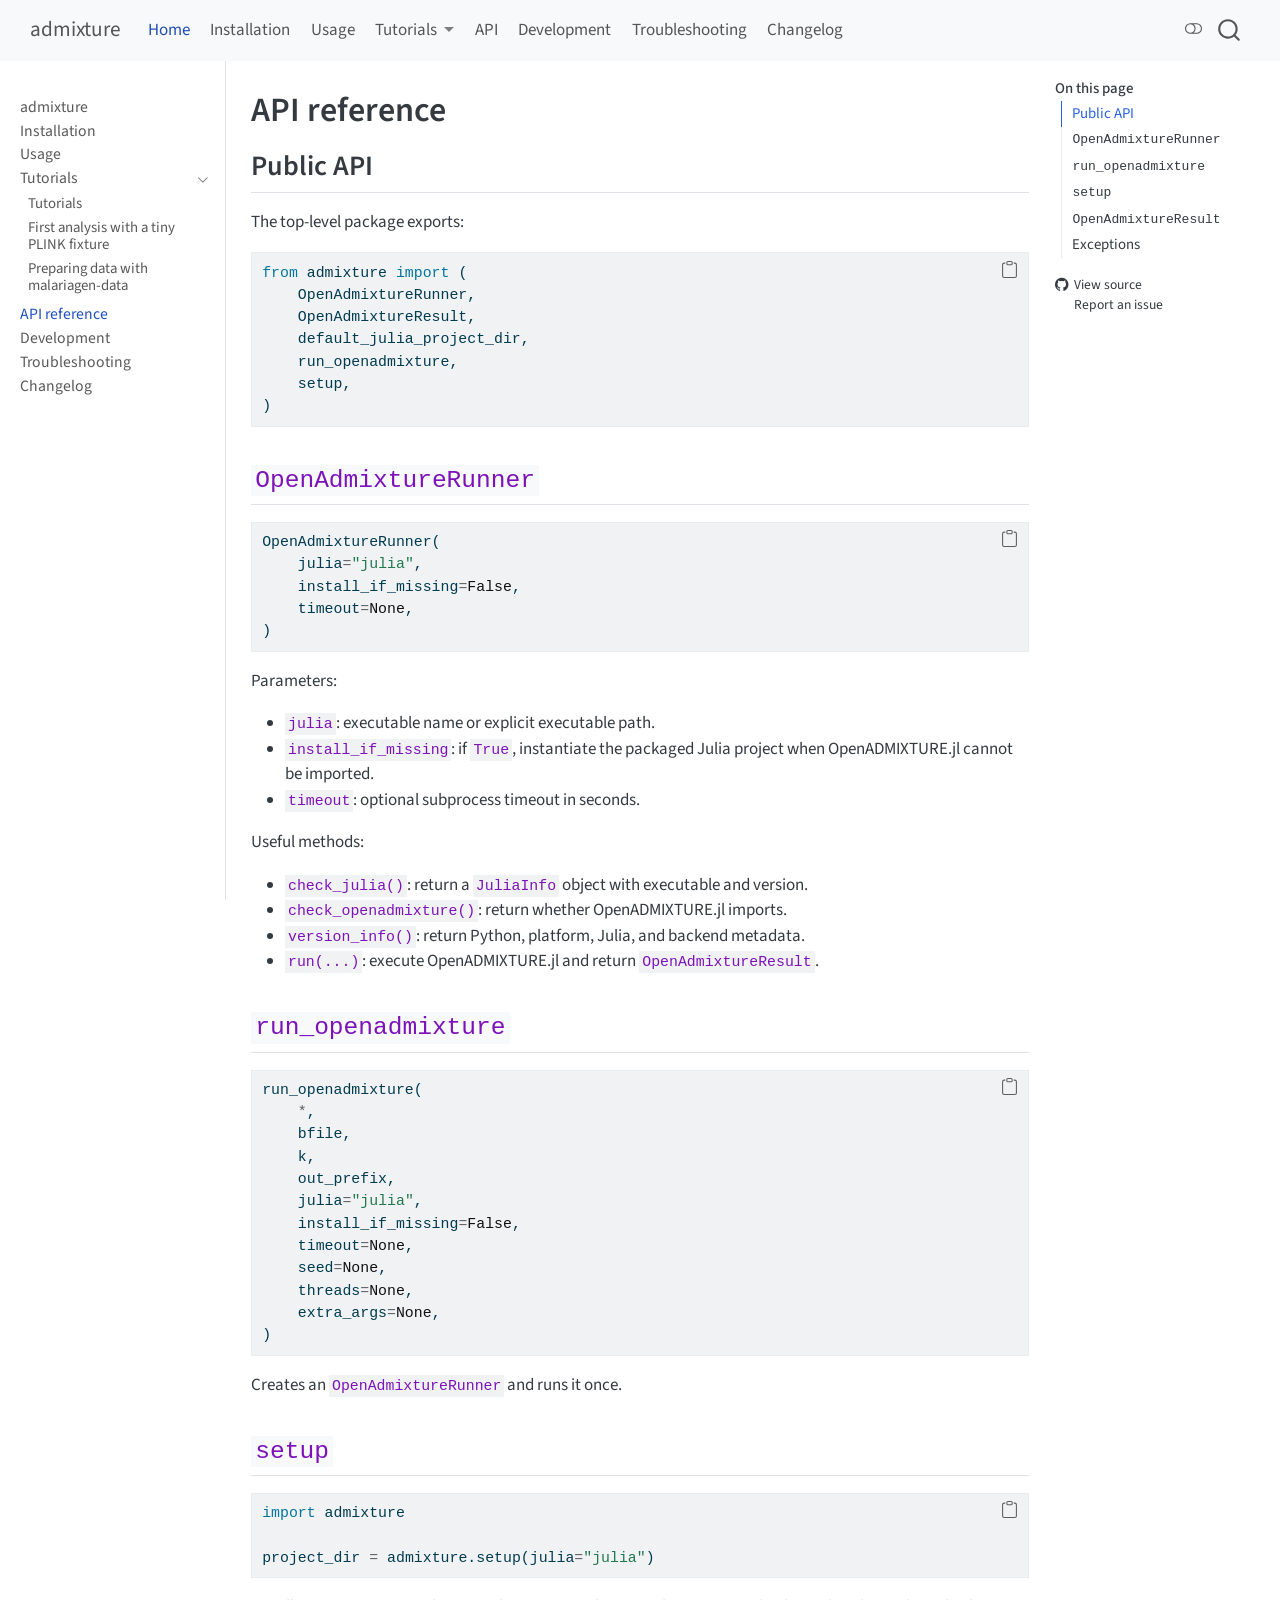
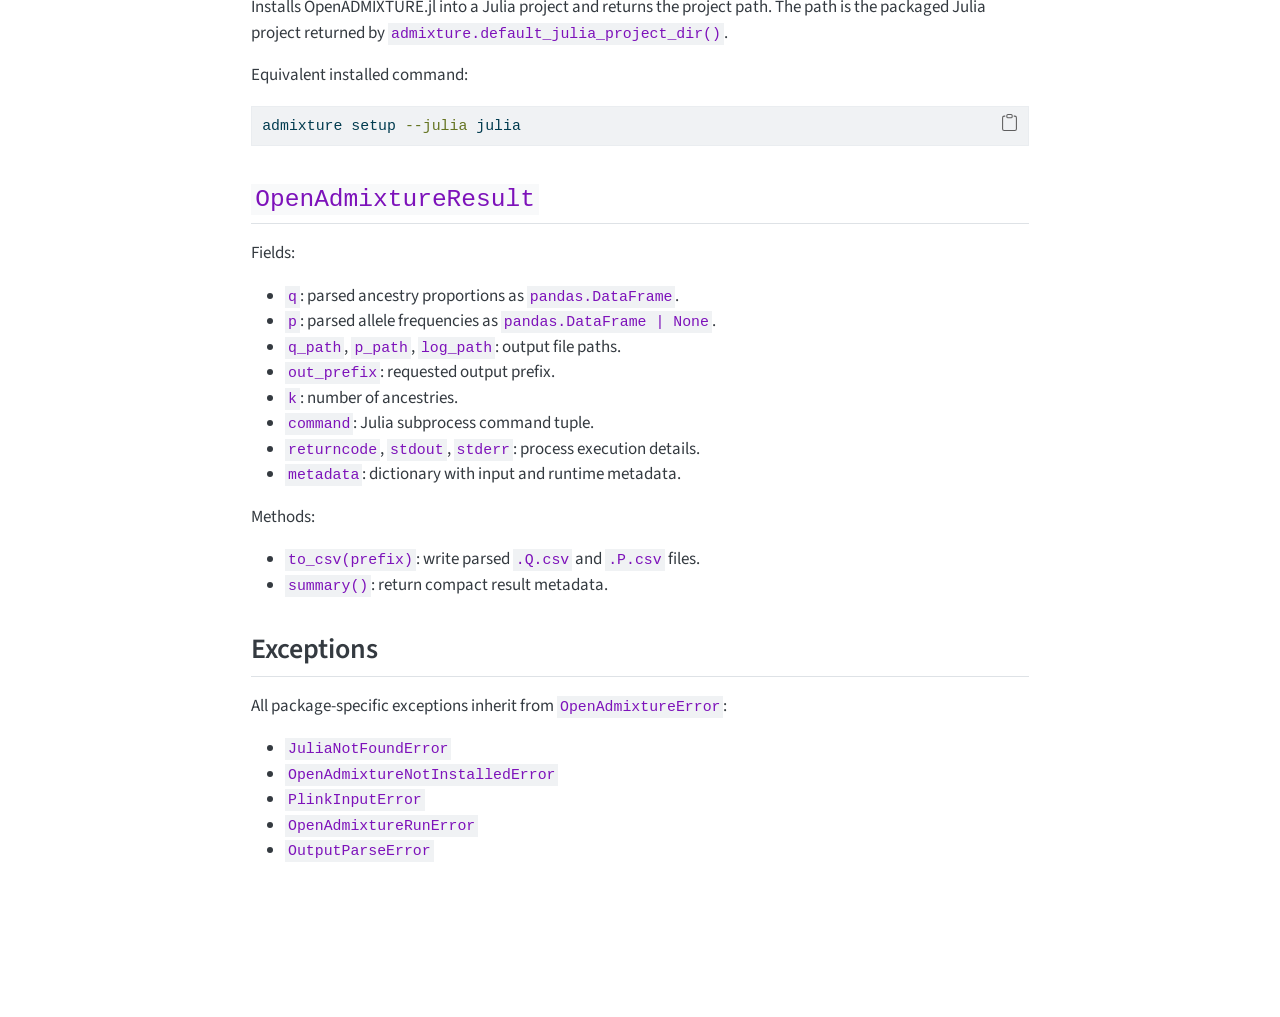
<file: api.html>
<!DOCTYPE html>
<html xmlns="http://www.w3.org/1999/xhtml" lang="en" xml:lang="en"><head>

<meta charset="utf-8">
<meta name="generator" content="quarto-1.9.37">

<meta name="viewport" content="width=device-width, initial-scale=1.0, user-scalable=yes">


<title>API reference – admixture</title>
<style>
/* Default styles provided by pandoc.
** See https://pandoc.org/MANUAL.html#variables-for-html for config info.
*/
code{white-space: pre-wrap;}
span.smallcaps{font-variant: small-caps;}
div.columns{display: flex; gap: min(4vw, 1.5em);}
div.column{flex: auto; overflow-x: auto;}
div.hanging-indent{margin-left: 1.5em; text-indent: -1.5em;}
ul.task-list{list-style: none;}
ul.task-list li input[type="checkbox"] {
  width: 0.8em;
  margin: 0 0.8em 0.2em -1em; /* quarto-specific, see https://github.com/quarto-dev/quarto-cli/issues/4556 */ 
  vertical-align: middle;
}
/* CSS for syntax highlighting */
html { -webkit-text-size-adjust: 100%; }
pre > code.sourceCode { white-space: pre; position: relative; }
pre > code.sourceCode > span { display: inline-block; line-height: 1.25; }
pre > code.sourceCode > span:empty { height: 1.2em; }
.sourceCode { overflow: visible; }
code.sourceCode > span { color: inherit; text-decoration: inherit; }
div.sourceCode { margin: 1em 0; }
pre.sourceCode { margin: 0; }
@media screen {
div.sourceCode { overflow: auto; }
}
@media print {
pre > code.sourceCode { white-space: pre-wrap; }
pre > code.sourceCode > span { text-indent: -5em; padding-left: 5em; }
}
pre.numberSource code
  { counter-reset: source-line 0; }
pre.numberSource code > span
  { position: relative; left: -4em; counter-increment: source-line; }
pre.numberSource code > span > a:first-child::before
  { content: counter(source-line);
    position: relative; left: -1em; text-align: right; vertical-align: baseline;
    border: none; display: inline-block;
    -webkit-touch-callout: none; -webkit-user-select: none;
    -khtml-user-select: none; -moz-user-select: none;
    -ms-user-select: none; user-select: none;
    padding: 0 4px; width: 4em;
  }
pre.numberSource { margin-left: 3em;  padding-left: 4px; }
div.sourceCode
  {   }
@media screen {
pre > code.sourceCode > span > a:first-child::before { text-decoration: underline; }
}
</style>


<script src="site_libs/quarto-nav/quarto-nav.js"></script>
<script src="site_libs/quarto-nav/headroom.min.js"></script>
<script src="site_libs/clipboard/clipboard.min.js"></script>
<script src="site_libs/quarto-search/autocomplete.umd.js"></script>
<script src="site_libs/quarto-search/fuse.min.js"></script>
<script src="site_libs/quarto-search/quarto-search.js"></script>
<meta name="quarto:offset" content="./">
<script src="site_libs/quarto-html/quarto.js" type="module"></script>
<script src="site_libs/quarto-html/tabsets/tabsets.js" type="module"></script>
<script src="site_libs/quarto-html/popper.min.js"></script>
<script src="site_libs/quarto-html/tippy.umd.min.js"></script>
<script src="site_libs/quarto-html/anchor.min.js"></script>
<link href="site_libs/quarto-html/tippy.css" rel="stylesheet">
<link href="site_libs/quarto-html/quarto-syntax-highlighting-7f8f88aac4f3542376d5c11b86a4c14d.css" rel="stylesheet" class="quarto-color-scheme" id="quarto-text-highlighting-styles">
<link href="site_libs/quarto-html/quarto-syntax-highlighting-dark-d0ae9245876894da5ac7e18953ecc5cc.css" rel="stylesheet" class="quarto-color-scheme quarto-color-alternate" id="quarto-text-highlighting-styles">
<link href="site_libs/quarto-html/quarto-syntax-highlighting-7f8f88aac4f3542376d5c11b86a4c14d.css" rel="stylesheet" class="quarto-color-scheme-extra" id="quarto-text-highlighting-styles">
<script src="site_libs/bootstrap/bootstrap.min.js"></script>
<link href="site_libs/bootstrap/bootstrap-icons.css" rel="stylesheet">
<link href="site_libs/bootstrap/bootstrap-312b66175a1f02a035263df1a0cb5ed4.min.css" rel="stylesheet" append-hash="true" class="quarto-color-scheme" id="quarto-bootstrap" data-mode="light">
<link href="site_libs/bootstrap/bootstrap-dark-2661a967893d218e067e3942bae9aae7.min.css" rel="stylesheet" append-hash="true" class="quarto-color-scheme quarto-color-alternate" id="quarto-bootstrap" data-mode="dark">
<link href="site_libs/bootstrap/bootstrap-312b66175a1f02a035263df1a0cb5ed4.min.css" rel="stylesheet" append-hash="true" class="quarto-color-scheme-extra" id="quarto-bootstrap" data-mode="light">
<script id="quarto-search-options" type="application/json">{
  "location": "navbar",
  "copy-button": false,
  "collapse-after": 3,
  "panel-placement": "end",
  "type": "overlay",
  "limit": 50,
  "keyboard-shortcut": [
    "f",
    "/",
    "s"
  ],
  "show-item-context": false,
  "language": {
    "search-no-results-text": "No results",
    "search-matching-documents-text": "matching documents",
    "search-copy-link-title": "Copy link to search",
    "search-hide-matches-text": "Hide additional matches",
    "search-more-match-text": "more match in this document",
    "search-more-matches-text": "more matches in this document",
    "search-clear-button-title": "Clear",
    "search-text-placeholder": "",
    "search-detached-cancel-button-title": "Cancel",
    "search-submit-button-title": "Submit",
    "search-label": "Search"
  }
}</script>


<link rel="stylesheet" href="styles.css">
</head>

<body class="nav-sidebar docked nav-fixed quarto-light"><script id="quarto-html-before-body" type="application/javascript">
    const toggleBodyColorMode = (bsSheetEl) => {
      const mode = bsSheetEl.getAttribute("data-mode");
      const bodyEl = window.document.querySelector("body");
      if (mode === "dark") {
        bodyEl.classList.add("quarto-dark");
        bodyEl.classList.remove("quarto-light");
      } else {
        bodyEl.classList.add("quarto-light");
        bodyEl.classList.remove("quarto-dark");
      }
    }
    const toggleBodyColorPrimary = () => {
      const bsSheetEl = window.document.querySelector("link#quarto-bootstrap:not([rel=disabled-stylesheet])");
      if (bsSheetEl) {
        toggleBodyColorMode(bsSheetEl);
      }
    }
    const setColorSchemeToggle = (alternate) => {
      const toggles = window.document.querySelectorAll('.quarto-color-scheme-toggle');
      for (let i=0; i < toggles.length; i++) {
        const toggle = toggles[i];
        if (toggle) {
          if (alternate) {
            toggle.classList.add("alternate");
          } else {
            toggle.classList.remove("alternate");
          }
        }
      }
    };
    const toggleColorMode = (alternate) => {
      // Switch the stylesheets
      const primaryStylesheets = window.document.querySelectorAll('link.quarto-color-scheme:not(.quarto-color-alternate)');
      const alternateStylesheets = window.document.querySelectorAll('link.quarto-color-scheme.quarto-color-alternate');
      manageTransitions('#quarto-margin-sidebar .nav-link', false);
      if (alternate) {
        // note: dark is layered on light, we don't disable primary!
        enableStylesheet(alternateStylesheets);
        for (const sheetNode of alternateStylesheets) {
          if (sheetNode.id === "quarto-bootstrap") {
            toggleBodyColorMode(sheetNode);
          }
        }
      } else {
        disableStylesheet(alternateStylesheets);
        enableStylesheet(primaryStylesheets)
        toggleBodyColorPrimary();
      }
      manageTransitions('#quarto-margin-sidebar .nav-link', true);
      // Switch the toggles
      setColorSchemeToggle(alternate)
      // Hack to workaround the fact that safari doesn't
      // properly recolor the scrollbar when toggling (#1455)
      if (navigator.userAgent.indexOf('Safari') > 0 && navigator.userAgent.indexOf('Chrome') == -1) {
        manageTransitions("body", false);
        window.scrollTo(0, 1);
        setTimeout(() => {
          window.scrollTo(0, 0);
          manageTransitions("body", true);
        }, 40);
      }
    }
    const disableStylesheet = (stylesheets) => {
      for (let i=0; i < stylesheets.length; i++) {
        const stylesheet = stylesheets[i];
        stylesheet.rel = 'disabled-stylesheet';
      }
    }
    const enableStylesheet = (stylesheets) => {
      for (let i=0; i < stylesheets.length; i++) {
        const stylesheet = stylesheets[i];
        if(stylesheet.rel !== 'stylesheet') { // for Chrome, which will still FOUC without this check
          stylesheet.rel = 'stylesheet';
        }
      }
    }
    const manageTransitions = (selector, allowTransitions) => {
      const els = window.document.querySelectorAll(selector);
      for (let i=0; i < els.length; i++) {
        const el = els[i];
        if (allowTransitions) {
          el.classList.remove('notransition');
        } else {
          el.classList.add('notransition');
        }
      }
    }
    const isFileUrl = () => {
      return window.location.protocol === 'file:';
    }
    const hasAlternateSentinel = () => {
      let styleSentinel = getColorSchemeSentinel();
      if (styleSentinel !== null) {
        return styleSentinel === "alternate";
      } else {
        return false;
      }
    }
    const setStyleSentinel = (alternate) => {
      const value = alternate ? "alternate" : "default";
      if (!isFileUrl()) {
        window.localStorage.setItem("quarto-color-scheme", value);
      } else {
        localAlternateSentinel = value;
      }
    }
    const getColorSchemeSentinel = () => {
      if (!isFileUrl()) {
        const storageValue = window.localStorage.getItem("quarto-color-scheme");
        return storageValue != null ? storageValue : localAlternateSentinel;
      } else {
        return localAlternateSentinel;
      }
    }
    const toggleGiscusIfUsed = (isAlternate, darkModeDefault) => {
      const baseTheme = document.querySelector('#giscus-base-theme')?.value ?? 'light';
      const alternateTheme = document.querySelector('#giscus-alt-theme')?.value ?? 'dark';
      let newTheme = '';
      if(authorPrefersDark) {
        newTheme = isAlternate ? baseTheme : alternateTheme;
      } else {
        newTheme = isAlternate ? alternateTheme : baseTheme;
      }
      const changeGiscusTheme = () => {
        // From: https://github.com/giscus/giscus/issues/336
        const sendMessage = (message) => {
          const iframe = document.querySelector('iframe.giscus-frame');
          if (!iframe) return;
          iframe.contentWindow.postMessage({ giscus: message }, 'https://giscus.app');
        }
        sendMessage({
          setConfig: {
            theme: newTheme
          }
        });
      }
      const isGiscussLoaded = window.document.querySelector('iframe.giscus-frame') !== null;
      if (isGiscussLoaded) {
        changeGiscusTheme();
      }
    };
    const authorPrefersDark = false;
    const darkModeDefault = authorPrefersDark;
      document.querySelector('link#quarto-text-highlighting-styles.quarto-color-scheme-extra').rel = 'disabled-stylesheet';
      document.querySelector('link#quarto-bootstrap.quarto-color-scheme-extra').rel = 'disabled-stylesheet';
    let localAlternateSentinel = darkModeDefault ? 'alternate' : 'default';
    // Dark / light mode switch
    window.quartoToggleColorScheme = () => {
      // Read the current dark / light value
      let toAlternate = !hasAlternateSentinel();
      toggleColorMode(toAlternate);
      setStyleSentinel(toAlternate);
      toggleGiscusIfUsed(toAlternate, darkModeDefault);
      window.dispatchEvent(new Event('resize'));
    };
    // Switch to dark mode if need be
    if (hasAlternateSentinel()) {
      toggleColorMode(true);
    } else {
      toggleColorMode(false);
    }
  </script>

<div id="quarto-search-results"></div>
  <header id="quarto-header" class="headroom fixed-top">
    <nav class="navbar navbar-expand-lg " data-bs-theme="dark">
      <div class="navbar-container container-fluid">
      <div class="navbar-brand-container mx-auto">
    <a class="navbar-brand" href="./index.html">
    <span class="navbar-title">admixture</span>
    </a>
  </div>
            <div id="quarto-search" class="" title="Search"></div>
          <button class="navbar-toggler" type="button" data-bs-toggle="collapse" data-bs-target="#navbarCollapse" aria-controls="navbarCollapse" role="menu" aria-expanded="false" aria-label="Toggle navigation" onclick="if (window.quartoToggleHeadroom) { window.quartoToggleHeadroom(); }">
  <span class="navbar-toggler-icon"></span>
</button>
          <div class="collapse navbar-collapse" id="navbarCollapse">
            <ul class="navbar-nav navbar-nav-scroll me-auto">
  <li class="nav-item">
    <a class="nav-link active" href="./index.html" aria-current="page"> 
<span class="menu-text">Home</span></a>
  </li>  
  <li class="nav-item">
    <a class="nav-link" href="./installation.html"> 
<span class="menu-text">Installation</span></a>
  </li>  
  <li class="nav-item">
    <a class="nav-link" href="./usage.html"> 
<span class="menu-text">Usage</span></a>
  </li>  
  <li class="nav-item dropdown ">
    <a class="nav-link dropdown-toggle" href="#" id="nav-menu-tutorials" role="link" data-bs-toggle="dropdown" aria-expanded="false">
 <span class="menu-text">Tutorials</span>
    </a>
    <ul class="dropdown-menu" aria-labelledby="nav-menu-tutorials">    
        <li>
    <a class="dropdown-item" href="./tutorials/index.html">
 <span class="dropdown-text">Overview</span></a>
  </li>  
        <li>
    <a class="dropdown-item" href="./tutorials/first-analysis.html">
 <span class="dropdown-text">First analysis</span></a>
  </li>  
        <li>
    <a class="dropdown-item" href="./tutorials/malariagen-data.html">
 <span class="dropdown-text">malariagen-data</span></a>
  </li>  
    </ul>
  </li>
  <li class="nav-item">
    <a class="nav-link" href="./api.html"> 
<span class="menu-text">API</span></a>
  </li>  
  <li class="nav-item">
    <a class="nav-link" href="./development.html"> 
<span class="menu-text">Development</span></a>
  </li>  
  <li class="nav-item">
    <a class="nav-link" href="./troubleshooting.html"> 
<span class="menu-text">Troubleshooting</span></a>
  </li>  
  <li class="nav-item">
    <a class="nav-link" href="./changelog.html"> 
<span class="menu-text">Changelog</span></a>
  </li>  
</ul>
          </div> <!-- /navcollapse -->
            <div class="quarto-navbar-tools">
  <a href="" class="quarto-color-scheme-toggle quarto-navigation-tool  px-1" onclick="window.quartoToggleColorScheme(); return false;" title="Toggle dark mode"><i class="bi"></i></a>
</div>
      </div> <!-- /container-fluid -->
    </nav>
  <nav class="quarto-secondary-nav">
    <div class="container-fluid d-flex">
      <button type="button" class="quarto-btn-toggle btn" data-bs-toggle="collapse" role="button" data-bs-target=".quarto-sidebar-collapse-item" aria-controls="quarto-sidebar" aria-expanded="false" aria-label="Toggle sidebar navigation" onclick="if (window.quartoToggleHeadroom) { window.quartoToggleHeadroom(); }">
        <i class="bi bi-layout-text-sidebar-reverse"></i>
      </button>
        <nav class="quarto-page-breadcrumbs" aria-label="breadcrumb"><ol class="breadcrumb"><li class="breadcrumb-item"><a href="./api.html">API reference</a></li></ol></nav>
        <a class="flex-grow-1" role="navigation" data-bs-toggle="collapse" data-bs-target=".quarto-sidebar-collapse-item" aria-controls="quarto-sidebar" aria-expanded="false" aria-label="Toggle sidebar navigation" onclick="if (window.quartoToggleHeadroom) { window.quartoToggleHeadroom(); }">      
        </a>
    </div>
  </nav>
</header>
<!-- content -->
<div id="quarto-content" class="quarto-container page-columns page-rows-contents page-layout-article page-navbar">
<!-- sidebar -->
  <nav id="quarto-sidebar" class="sidebar collapse collapse-horizontal quarto-sidebar-collapse-item sidebar-navigation docked overflow-auto">
    <div class="sidebar-menu-container"> 
    <ul class="list-unstyled mt-1">
        <li class="sidebar-item">
  <div class="sidebar-item-container"> 
  <a href="./index.html" class="sidebar-item-text sidebar-link">
 <span class="menu-text">admixture</span></a>
  </div>
</li>
        <li class="sidebar-item">
  <div class="sidebar-item-container"> 
  <a href="./installation.html" class="sidebar-item-text sidebar-link">
 <span class="menu-text">Installation</span></a>
  </div>
</li>
        <li class="sidebar-item">
  <div class="sidebar-item-container"> 
  <a href="./usage.html" class="sidebar-item-text sidebar-link">
 <span class="menu-text">Usage</span></a>
  </div>
</li>
        <li class="sidebar-item sidebar-item-section">
      <div class="sidebar-item-container"> 
            <a class="sidebar-item-text sidebar-link text-start" data-bs-toggle="collapse" data-bs-target="#quarto-sidebar-section-1" role="navigation" aria-expanded="true">
 <span class="menu-text">Tutorials</span></a>
          <a class="sidebar-item-toggle text-start" data-bs-toggle="collapse" data-bs-target="#quarto-sidebar-section-1" role="navigation" aria-expanded="true" aria-label="Toggle section">
            <i class="bi bi-chevron-right ms-2"></i>
          </a> 
      </div>
      <ul id="quarto-sidebar-section-1" class="collapse list-unstyled sidebar-section depth1 show">  
          <li class="sidebar-item">
  <div class="sidebar-item-container"> 
  <a href="./tutorials/index.html" class="sidebar-item-text sidebar-link">
 <span class="menu-text">Tutorials</span></a>
  </div>
</li>
          <li class="sidebar-item">
  <div class="sidebar-item-container"> 
  <a href="./tutorials/first-analysis.html" class="sidebar-item-text sidebar-link">
 <span class="menu-text">First analysis with a tiny PLINK fixture</span></a>
  </div>
</li>
          <li class="sidebar-item">
  <div class="sidebar-item-container"> 
  <a href="./tutorials/malariagen-data.html" class="sidebar-item-text sidebar-link">
 <span class="menu-text">Preparing data with malariagen-data</span></a>
  </div>
</li>
      </ul>
  </li>
        <li class="sidebar-item">
  <div class="sidebar-item-container"> 
  <a href="./api.html" class="sidebar-item-text sidebar-link active">
 <span class="menu-text">API reference</span></a>
  </div>
</li>
        <li class="sidebar-item">
  <div class="sidebar-item-container"> 
  <a href="./development.html" class="sidebar-item-text sidebar-link">
 <span class="menu-text">Development</span></a>
  </div>
</li>
        <li class="sidebar-item">
  <div class="sidebar-item-container"> 
  <a href="./troubleshooting.html" class="sidebar-item-text sidebar-link">
 <span class="menu-text">Troubleshooting</span></a>
  </div>
</li>
        <li class="sidebar-item">
  <div class="sidebar-item-container"> 
  <a href="./changelog.html" class="sidebar-item-text sidebar-link">
 <span class="menu-text">Changelog</span></a>
  </div>
</li>
    </ul>
    </div>
</nav>
<div id="quarto-sidebar-glass" class="quarto-sidebar-collapse-item" data-bs-toggle="collapse" data-bs-target=".quarto-sidebar-collapse-item"></div>
<!-- margin-sidebar -->
    <div id="quarto-margin-sidebar" class="sidebar margin-sidebar">
        <nav id="TOC" role="doc-toc" class="toc-active">
    <h2 id="toc-title">On this page</h2>
   
  <ul>
  <li><a href="#public-api" id="toc-public-api" class="nav-link active" data-scroll-target="#public-api">Public API</a></li>
  <li><a href="#openadmixturerunner" id="toc-openadmixturerunner" class="nav-link" data-scroll-target="#openadmixturerunner"><code>OpenAdmixtureRunner</code></a></li>
  <li><a href="#run_openadmixture" id="toc-run_openadmixture" class="nav-link" data-scroll-target="#run_openadmixture"><code>run_openadmixture</code></a></li>
  <li><a href="#setup" id="toc-setup" class="nav-link" data-scroll-target="#setup"><code>setup</code></a></li>
  <li><a href="#openadmixtureresult" id="toc-openadmixtureresult" class="nav-link" data-scroll-target="#openadmixtureresult"><code>OpenAdmixtureResult</code></a></li>
  <li><a href="#exceptions" id="toc-exceptions" class="nav-link" data-scroll-target="#exceptions">Exceptions</a></li>
  </ul>
<div class="toc-actions"><ul><li><a href="https://github.com/osl-incubatoradmixture/blob/main/api.qmd" class="toc-action"><i class="bi bi-github"></i>View source</a></li><li><a href="https://github.com/osl-incubatoradmixture/issues/new" class="toc-action"><i class="bi empty"></i>Report an issue</a></li></ul></div></nav>
    </div>
<!-- main -->
<main class="content" id="quarto-document-content">


<header id="title-block-header" class="quarto-title-block default">
<div class="quarto-title">
<h1 class="title">API reference</h1>
</div>



<div class="quarto-title-meta">

    
  
    
  </div>
  


</header>


<section id="public-api" class="level2">
<h2 class="anchored" data-anchor-id="public-api">Public API</h2>
<p>The top-level package exports:</p>
<div class="code-copy-outer-scaffold"><div class="sourceCode" id="cb1"><pre class="sourceCode python code-with-copy"><code class="sourceCode python"><span id="cb1-1"><a href="#cb1-1" aria-hidden="true" tabindex="-1"></a><span class="im">from</span> admixture <span class="im">import</span> (</span>
<span id="cb1-2"><a href="#cb1-2" aria-hidden="true" tabindex="-1"></a>    OpenAdmixtureRunner,</span>
<span id="cb1-3"><a href="#cb1-3" aria-hidden="true" tabindex="-1"></a>    OpenAdmixtureResult,</span>
<span id="cb1-4"><a href="#cb1-4" aria-hidden="true" tabindex="-1"></a>    default_julia_project_dir,</span>
<span id="cb1-5"><a href="#cb1-5" aria-hidden="true" tabindex="-1"></a>    run_openadmixture,</span>
<span id="cb1-6"><a href="#cb1-6" aria-hidden="true" tabindex="-1"></a>    setup,</span>
<span id="cb1-7"><a href="#cb1-7" aria-hidden="true" tabindex="-1"></a>)</span></code></pre></div><button title="Copy to Clipboard" class="code-copy-button"><i class="bi"></i></button></div>
</section>
<section id="openadmixturerunner" class="level2">
<h2 class="anchored" data-anchor-id="openadmixturerunner"><code>OpenAdmixtureRunner</code></h2>
<div class="code-copy-outer-scaffold"><div class="sourceCode" id="cb2"><pre class="sourceCode python code-with-copy"><code class="sourceCode python"><span id="cb2-1"><a href="#cb2-1" aria-hidden="true" tabindex="-1"></a>OpenAdmixtureRunner(</span>
<span id="cb2-2"><a href="#cb2-2" aria-hidden="true" tabindex="-1"></a>    julia<span class="op">=</span><span class="st">"julia"</span>,</span>
<span id="cb2-3"><a href="#cb2-3" aria-hidden="true" tabindex="-1"></a>    install_if_missing<span class="op">=</span><span class="va">False</span>,</span>
<span id="cb2-4"><a href="#cb2-4" aria-hidden="true" tabindex="-1"></a>    timeout<span class="op">=</span><span class="va">None</span>,</span>
<span id="cb2-5"><a href="#cb2-5" aria-hidden="true" tabindex="-1"></a>)</span></code></pre></div><button title="Copy to Clipboard" class="code-copy-button"><i class="bi"></i></button></div>
<p>Parameters:</p>
<ul>
<li><code>julia</code>: executable name or explicit executable path.</li>
<li><code>install_if_missing</code>: if <code>True</code>, instantiate the packaged Julia project when OpenADMIXTURE.jl cannot be imported.</li>
<li><code>timeout</code>: optional subprocess timeout in seconds.</li>
</ul>
<p>Useful methods:</p>
<ul>
<li><code>check_julia()</code>: return a <code>JuliaInfo</code> object with executable and version.</li>
<li><code>check_openadmixture()</code>: return whether OpenADMIXTURE.jl imports.</li>
<li><code>version_info()</code>: return Python, platform, Julia, and backend metadata.</li>
<li><code>run(...)</code>: execute OpenADMIXTURE.jl and return <code>OpenAdmixtureResult</code>.</li>
</ul>
</section>
<section id="run_openadmixture" class="level2">
<h2 class="anchored" data-anchor-id="run_openadmixture"><code>run_openadmixture</code></h2>
<div class="code-copy-outer-scaffold"><div class="sourceCode" id="cb3"><pre class="sourceCode python code-with-copy"><code class="sourceCode python"><span id="cb3-1"><a href="#cb3-1" aria-hidden="true" tabindex="-1"></a>run_openadmixture(</span>
<span id="cb3-2"><a href="#cb3-2" aria-hidden="true" tabindex="-1"></a>    <span class="op">*</span>,</span>
<span id="cb3-3"><a href="#cb3-3" aria-hidden="true" tabindex="-1"></a>    bfile,</span>
<span id="cb3-4"><a href="#cb3-4" aria-hidden="true" tabindex="-1"></a>    k,</span>
<span id="cb3-5"><a href="#cb3-5" aria-hidden="true" tabindex="-1"></a>    out_prefix,</span>
<span id="cb3-6"><a href="#cb3-6" aria-hidden="true" tabindex="-1"></a>    julia<span class="op">=</span><span class="st">"julia"</span>,</span>
<span id="cb3-7"><a href="#cb3-7" aria-hidden="true" tabindex="-1"></a>    install_if_missing<span class="op">=</span><span class="va">False</span>,</span>
<span id="cb3-8"><a href="#cb3-8" aria-hidden="true" tabindex="-1"></a>    timeout<span class="op">=</span><span class="va">None</span>,</span>
<span id="cb3-9"><a href="#cb3-9" aria-hidden="true" tabindex="-1"></a>    seed<span class="op">=</span><span class="va">None</span>,</span>
<span id="cb3-10"><a href="#cb3-10" aria-hidden="true" tabindex="-1"></a>    threads<span class="op">=</span><span class="va">None</span>,</span>
<span id="cb3-11"><a href="#cb3-11" aria-hidden="true" tabindex="-1"></a>    extra_args<span class="op">=</span><span class="va">None</span>,</span>
<span id="cb3-12"><a href="#cb3-12" aria-hidden="true" tabindex="-1"></a>)</span></code></pre></div><button title="Copy to Clipboard" class="code-copy-button"><i class="bi"></i></button></div>
<p>Creates an <code>OpenAdmixtureRunner</code> and runs it once.</p>
</section>
<section id="setup" class="level2">
<h2 class="anchored" data-anchor-id="setup"><code>setup</code></h2>
<div class="code-copy-outer-scaffold"><div class="sourceCode" id="cb4"><pre class="sourceCode python code-with-copy"><code class="sourceCode python"><span id="cb4-1"><a href="#cb4-1" aria-hidden="true" tabindex="-1"></a><span class="im">import</span> admixture</span>
<span id="cb4-2"><a href="#cb4-2" aria-hidden="true" tabindex="-1"></a></span>
<span id="cb4-3"><a href="#cb4-3" aria-hidden="true" tabindex="-1"></a>project_dir <span class="op">=</span> admixture.setup(julia<span class="op">=</span><span class="st">"julia"</span>)</span></code></pre></div><button title="Copy to Clipboard" class="code-copy-button"><i class="bi"></i></button></div>
<p>Installs OpenADMIXTURE.jl into a Julia project and returns the project path. The path is the packaged Julia project returned by <code>admixture.default_julia_project_dir()</code>.</p>
<p>Equivalent installed command:</p>
<div class="code-copy-outer-scaffold"><div class="sourceCode" id="cb5"><pre class="sourceCode bash code-with-copy"><code class="sourceCode bash"><span id="cb5-1"><a href="#cb5-1" aria-hidden="true" tabindex="-1"></a><span class="ex">admixture</span> setup <span class="at">--julia</span> julia</span></code></pre></div><button title="Copy to Clipboard" class="code-copy-button"><i class="bi"></i></button></div>
</section>
<section id="openadmixtureresult" class="level2">
<h2 class="anchored" data-anchor-id="openadmixtureresult"><code>OpenAdmixtureResult</code></h2>
<p>Fields:</p>
<ul>
<li><code>q</code>: parsed ancestry proportions as <code>pandas.DataFrame</code>.</li>
<li><code>p</code>: parsed allele frequencies as <code>pandas.DataFrame | None</code>.</li>
<li><code>q_path</code>, <code>p_path</code>, <code>log_path</code>: output file paths.</li>
<li><code>out_prefix</code>: requested output prefix.</li>
<li><code>k</code>: number of ancestries.</li>
<li><code>command</code>: Julia subprocess command tuple.</li>
<li><code>returncode</code>, <code>stdout</code>, <code>stderr</code>: process execution details.</li>
<li><code>metadata</code>: dictionary with input and runtime metadata.</li>
</ul>
<p>Methods:</p>
<ul>
<li><code>to_csv(prefix)</code>: write parsed <code>.Q.csv</code> and <code>.P.csv</code> files.</li>
<li><code>summary()</code>: return compact result metadata.</li>
</ul>
</section>
<section id="exceptions" class="level2">
<h2 class="anchored" data-anchor-id="exceptions">Exceptions</h2>
<p>All package-specific exceptions inherit from <code>OpenAdmixtureError</code>:</p>
<ul>
<li><code>JuliaNotFoundError</code></li>
<li><code>OpenAdmixtureNotInstalledError</code></li>
<li><code>PlinkInputError</code></li>
<li><code>OpenAdmixtureRunError</code></li>
<li><code>OutputParseError</code></li>
</ul>


</section>

</main> <!-- /main -->
<script id="quarto-html-after-body" type="application/javascript">
  window.document.addEventListener("DOMContentLoaded", function (event) {
    // Ensure there is a toggle, if there isn't float one in the top right
    if (window.document.querySelector('.quarto-color-scheme-toggle') === null) {
      const a = window.document.createElement('a');
      a.classList.add('top-right');
      a.classList.add('quarto-color-scheme-toggle');
      a.href = "";
      a.onclick = function() { try { window.quartoToggleColorScheme(); } catch {} return false; };
      const i = window.document.createElement("i");
      i.classList.add('bi');
      a.appendChild(i);
      window.document.body.appendChild(a);
    }
    setColorSchemeToggle(hasAlternateSentinel())
    const icon = "";
    const anchorJS = new window.AnchorJS();
    anchorJS.options = {
      placement: 'right',
      icon: icon
    };
    anchorJS.add('.anchored');
    const isCodeAnnotation = (el) => {
      for (const clz of el.classList) {
        if (clz.startsWith('code-annotation-')) {                     
          return true;
        }
      }
      return false;
    }
    const onCopySuccess = function(e) {
      // button target
      const button = e.trigger;
      // don't keep focus
      button.blur();
      // flash "checked"
      button.classList.add('code-copy-button-checked');
      var currentTitle = button.getAttribute("title");
      button.setAttribute("title", "Copied!");
      let tooltip;
      if (window.bootstrap) {
        button.setAttribute("data-bs-toggle", "tooltip");
        button.setAttribute("data-bs-placement", "left");
        button.setAttribute("data-bs-title", "Copied!");
        tooltip = new bootstrap.Tooltip(button, 
          { trigger: "manual", 
            customClass: "code-copy-button-tooltip",
            offset: [0, -8]});
        tooltip.show();    
      }
      setTimeout(function() {
        if (tooltip) {
          tooltip.hide();
          button.removeAttribute("data-bs-title");
          button.removeAttribute("data-bs-toggle");
          button.removeAttribute("data-bs-placement");
        }
        button.setAttribute("title", currentTitle);
        button.classList.remove('code-copy-button-checked');
      }, 1000);
      // clear code selection
      e.clearSelection();
    }
    const getTextToCopy = function(trigger) {
      const outerScaffold = trigger.parentElement.cloneNode(true);
      const codeEl = outerScaffold.querySelector('code');
      for (const childEl of codeEl.children) {
        if (isCodeAnnotation(childEl)) {
          childEl.remove();
        }
      }
      return codeEl.innerText;
    }
    const clipboard = new window.ClipboardJS('.code-copy-button:not([data-in-quarto-modal])', {
      text: getTextToCopy
    });
    clipboard.on('success', onCopySuccess);
    if (window.document.getElementById('quarto-embedded-source-code-modal')) {
      const clipboardModal = new window.ClipboardJS('.code-copy-button[data-in-quarto-modal]', {
        text: getTextToCopy,
        container: window.document.getElementById('quarto-embedded-source-code-modal')
      });
      clipboardModal.on('success', onCopySuccess);
    }
      var localhostRegex = new RegExp(/^(?:http|https):\/\/localhost\:?[0-9]*\//);
      var mailtoRegex = new RegExp(/^mailto:/);
        var filterRegex = new RegExp('/' + window.location.host + '/');
      var isInternal = (href) => {
          return filterRegex.test(href) || localhostRegex.test(href) || mailtoRegex.test(href);
      }
      // Inspect non-navigation links and adorn them if external
     var links = window.document.querySelectorAll('a[href]:not(.nav-link):not(.navbar-brand):not(.toc-action):not(.sidebar-link):not(.sidebar-item-toggle):not(.pagination-link):not(.no-external):not([aria-hidden]):not(.dropdown-item):not(.quarto-navigation-tool):not(.about-link)');
      for (var i=0; i<links.length; i++) {
        const link = links[i];
        if (!isInternal(link.href)) {
          // undo the damage that might have been done by quarto-nav.js in the case of
          // links that we want to consider external
          if (link.dataset.originalHref !== undefined) {
            link.href = link.dataset.originalHref;
          }
        }
      }
    function tippyHover(el, contentFn, onTriggerFn, onUntriggerFn) {
      const config = {
        allowHTML: true,
        maxWidth: 500,
        delay: 100,
        arrow: false,
        appendTo: function(el) {
            return el.parentElement;
        },
        interactive: true,
        interactiveBorder: 10,
        theme: 'quarto',
        placement: 'bottom-start',
      };
      if (contentFn) {
        config.content = contentFn;
      }
      if (onTriggerFn) {
        config.onTrigger = onTriggerFn;
      }
      if (onUntriggerFn) {
        config.onUntrigger = onUntriggerFn;
      }
      window.tippy(el, config); 
    }
    const noterefs = window.document.querySelectorAll('a[role="doc-noteref"]');
    for (var i=0; i<noterefs.length; i++) {
      const ref = noterefs[i];
      tippyHover(ref, function() {
        // use id or data attribute instead here
        let href = ref.getAttribute('data-footnote-href') || ref.getAttribute('href');
        try { href = new URL(href).hash; } catch {}
        const id = href.replace(/^#\/?/, "");
        const note = window.document.getElementById(id);
        if (note) {
          return note.innerHTML;
        } else {
          return "";
        }
      });
    }
    const xrefs = window.document.querySelectorAll('a.quarto-xref');
    const processXRef = (id, note) => {
      // Strip column container classes
      const stripColumnClz = (el) => {
        el.classList.remove("page-full", "page-columns");
        if (el.children) {
          for (const child of el.children) {
            stripColumnClz(child);
          }
        }
      }
      stripColumnClz(note)
      if (id === null || id.startsWith('sec-')) {
        // Special case sections, only their first couple elements
        const container = document.createElement("div");
        if (note.children && note.children.length > 2) {
          container.appendChild(note.children[0].cloneNode(true));
          for (let i = 1; i < note.children.length; i++) {
            const child = note.children[i];
            if (child.tagName === "P" && child.innerText === "") {
              continue;
            } else {
              container.appendChild(child.cloneNode(true));
              break;
            }
          }
          if (window.Quarto?.typesetMath) {
            window.Quarto.typesetMath(container);
          }
          return container.innerHTML
        } else {
          if (window.Quarto?.typesetMath) {
            window.Quarto.typesetMath(note);
          }
          return note.innerHTML;
        }
      } else {
        // Remove any anchor links if they are present
        const anchorLink = note.querySelector('a.anchorjs-link');
        if (anchorLink) {
          anchorLink.remove();
        }
        if (window.Quarto?.typesetMath) {
          window.Quarto.typesetMath(note);
        }
        if (note.classList.contains("callout")) {
          return note.outerHTML;
        } else {
          return note.innerHTML;
        }
      }
    }
    for (var i=0; i<xrefs.length; i++) {
      const xref = xrefs[i];
      tippyHover(xref, undefined, function(instance) {
        instance.disable();
        let url = xref.getAttribute('href');
        let hash = undefined; 
        if (url.startsWith('#')) {
          hash = url;
        } else {
          try { hash = new URL(url).hash; } catch {}
        }
        if (hash) {
          const id = hash.replace(/^#\/?/, "");
          const note = window.document.getElementById(id);
          if (note !== null) {
            try {
              const html = processXRef(id, note.cloneNode(true));
              instance.setContent(html);
            } finally {
              instance.enable();
              instance.show();
            }
          } else {
            // See if we can fetch this
            fetch(url.split('#')[0])
            .then(res => res.text())
            .then(html => {
              const parser = new DOMParser();
              const htmlDoc = parser.parseFromString(html, "text/html");
              const note = htmlDoc.getElementById(id);
              if (note !== null) {
                const html = processXRef(id, note);
                instance.setContent(html);
              } 
            }).finally(() => {
              instance.enable();
              instance.show();
            });
          }
        } else {
          // See if we can fetch a full url (with no hash to target)
          // This is a special case and we should probably do some content thinning / targeting
          fetch(url)
          .then(res => res.text())
          .then(html => {
            const parser = new DOMParser();
            const htmlDoc = parser.parseFromString(html, "text/html");
            const note = htmlDoc.querySelector('main.content');
            if (note !== null) {
              // This should only happen for chapter cross references
              // (since there is no id in the URL)
              // remove the first header
              if (note.children.length > 0 && note.children[0].tagName === "HEADER") {
                note.children[0].remove();
              }
              const html = processXRef(null, note);
              instance.setContent(html);
            } 
          }).finally(() => {
            instance.enable();
            instance.show();
          });
        }
      }, function(instance) {
      });
    }
        let selectedAnnoteEl;
        const selectorForAnnotation = ( cell, annotation) => {
          let cellAttr = 'data-code-cell="' + cell + '"';
          let lineAttr = 'data-code-annotation="' +  annotation + '"';
          const selector = 'span[' + cellAttr + '][' + lineAttr + ']';
          return selector;
        }
        const selectCodeLines = (annoteEl) => {
          const doc = window.document;
          const targetCell = annoteEl.getAttribute("data-target-cell");
          const targetAnnotation = annoteEl.getAttribute("data-target-annotation");
          const annoteSpan = window.document.querySelector(selectorForAnnotation(targetCell, targetAnnotation));
          const lines = annoteSpan.getAttribute("data-code-lines").split(",");
          const lineIds = lines.map((line) => {
            return targetCell + "-" + line;
          })
          let top = null;
          let height = null;
          let parent = null;
          if (lineIds.length > 0) {
              //compute the position of the single el (top and bottom and make a div)
              const el = window.document.getElementById(lineIds[0]);
              top = el.offsetTop;
              height = el.offsetHeight;
              parent = el.parentElement.parentElement;
            if (lineIds.length > 1) {
              const lastEl = window.document.getElementById(lineIds[lineIds.length - 1]);
              const bottom = lastEl.offsetTop + lastEl.offsetHeight;
              height = bottom - top;
            }
            if (top !== null && height !== null && parent !== null) {
              // cook up a div (if necessary) and position it 
              let div = window.document.getElementById("code-annotation-line-highlight");
              if (div === null) {
                div = window.document.createElement("div");
                div.setAttribute("id", "code-annotation-line-highlight");
                div.style.position = 'absolute';
                parent.appendChild(div);
              }
              div.style.top = top - 2 + "px";
              div.style.height = height + 4 + "px";
              div.style.left = 0;
              let gutterDiv = window.document.getElementById("code-annotation-line-highlight-gutter");
              if (gutterDiv === null) {
                gutterDiv = window.document.createElement("div");
                gutterDiv.setAttribute("id", "code-annotation-line-highlight-gutter");
                gutterDiv.style.position = 'absolute';
                const codeCell = window.document.getElementById(targetCell);
                const gutter = codeCell.querySelector('.code-annotation-gutter');
                gutter.appendChild(gutterDiv);
              }
              gutterDiv.style.top = top - 2 + "px";
              gutterDiv.style.height = height + 4 + "px";
            }
            selectedAnnoteEl = annoteEl;
          }
        };
        const unselectCodeLines = () => {
          const elementsIds = ["code-annotation-line-highlight", "code-annotation-line-highlight-gutter"];
          elementsIds.forEach((elId) => {
            const div = window.document.getElementById(elId);
            if (div) {
              div.remove();
            }
          });
          selectedAnnoteEl = undefined;
        };
          // Handle positioning of the toggle
      window.addEventListener(
        "resize",
        throttle(() => {
          elRect = undefined;
          if (selectedAnnoteEl) {
            selectCodeLines(selectedAnnoteEl);
          }
        }, 10)
      );
      function throttle(fn, ms) {
      let throttle = false;
      let timer;
        return (...args) => {
          if(!throttle) { // first call gets through
              fn.apply(this, args);
              throttle = true;
          } else { // all the others get throttled
              if(timer) clearTimeout(timer); // cancel #2
              timer = setTimeout(() => {
                fn.apply(this, args);
                timer = throttle = false;
              }, ms);
          }
        };
      }
        // Attach click handler to the DT
        const annoteDls = window.document.querySelectorAll('dt[data-target-cell]');
        for (const annoteDlNode of annoteDls) {
          annoteDlNode.addEventListener('click', (event) => {
            const clickedEl = event.target;
            if (clickedEl !== selectedAnnoteEl) {
              unselectCodeLines();
              const activeEl = window.document.querySelector('dt[data-target-cell].code-annotation-active');
              if (activeEl) {
                activeEl.classList.remove('code-annotation-active');
              }
              selectCodeLines(clickedEl);
              clickedEl.classList.add('code-annotation-active');
            } else {
              // Unselect the line
              unselectCodeLines();
              clickedEl.classList.remove('code-annotation-active');
            }
          });
        }
    const findCites = (el) => {
      const parentEl = el.parentElement;
      if (parentEl) {
        const cites = parentEl.dataset.cites;
        if (cites) {
          return {
            el,
            cites: cites.split(' ')
          };
        } else {
          return findCites(el.parentElement)
        }
      } else {
        return undefined;
      }
    };
    var bibliorefs = window.document.querySelectorAll('a[role="doc-biblioref"]');
    for (var i=0; i<bibliorefs.length; i++) {
      const ref = bibliorefs[i];
      const citeInfo = findCites(ref);
      if (citeInfo) {
        tippyHover(citeInfo.el, function() {
          var popup = window.document.createElement('div');
          citeInfo.cites.forEach(function(cite) {
            var citeDiv = window.document.createElement('div');
            citeDiv.classList.add('hanging-indent');
            citeDiv.classList.add('csl-entry');
            var biblioDiv = window.document.getElementById('ref-' + cite);
            if (biblioDiv) {
              citeDiv.innerHTML = biblioDiv.innerHTML;
            }
            popup.appendChild(citeDiv);
          });
          return popup.innerHTML;
        });
      }
    }
  });
  </script>
</div> <!-- /content -->




<footer class="footer"><div class="nav-footer"><div class="nav-footer-center"><div class="toc-actions d-sm-block d-md-none"><ul><li><a href="https://github.com/osl-incubatoradmixture/blob/main/api.qmd" class="toc-action"><i class="bi bi-github"></i>View source</a></li><li><a href="https://github.com/osl-incubatoradmixture/issues/new" class="toc-action"><i class="bi empty"></i>Report an issue</a></li></ul></div></div></div></footer></body></html>
</file>
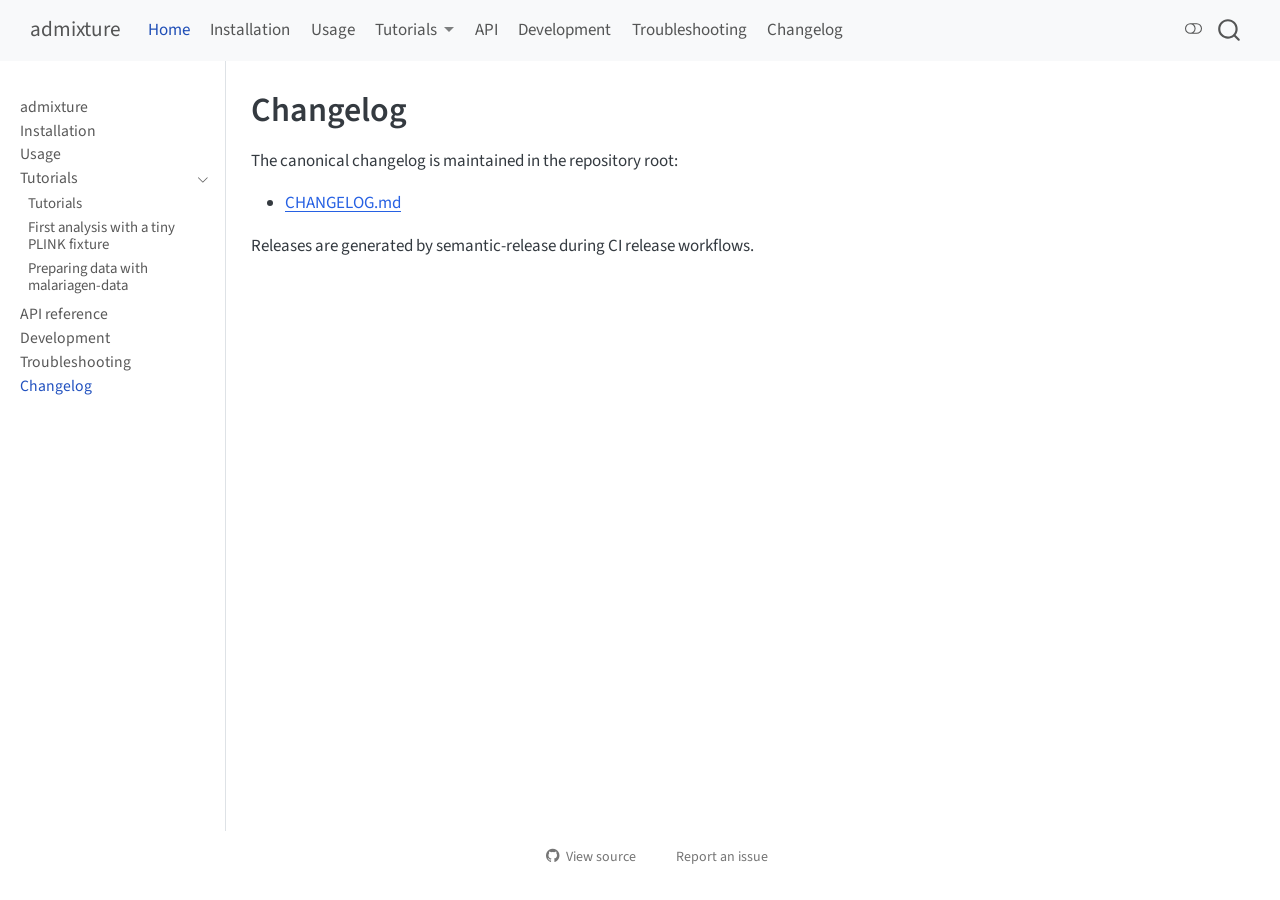
<file: changelog.html>
<!DOCTYPE html>
<html xmlns="http://www.w3.org/1999/xhtml" lang="en" xml:lang="en"><head>

<meta charset="utf-8">
<meta name="generator" content="quarto-1.9.37">

<meta name="viewport" content="width=device-width, initial-scale=1.0, user-scalable=yes">


<title>Changelog – admixture</title>
<style>
/* Default styles provided by pandoc.
** See https://pandoc.org/MANUAL.html#variables-for-html for config info.
*/
code{white-space: pre-wrap;}
span.smallcaps{font-variant: small-caps;}
div.columns{display: flex; gap: min(4vw, 1.5em);}
div.column{flex: auto; overflow-x: auto;}
div.hanging-indent{margin-left: 1.5em; text-indent: -1.5em;}
ul.task-list{list-style: none;}
ul.task-list li input[type="checkbox"] {
  width: 0.8em;
  margin: 0 0.8em 0.2em -1em; /* quarto-specific, see https://github.com/quarto-dev/quarto-cli/issues/4556 */ 
  vertical-align: middle;
}
</style>


<script src="site_libs/quarto-nav/quarto-nav.js"></script>
<script src="site_libs/quarto-nav/headroom.min.js"></script>
<script src="site_libs/clipboard/clipboard.min.js"></script>
<script src="site_libs/quarto-search/autocomplete.umd.js"></script>
<script src="site_libs/quarto-search/fuse.min.js"></script>
<script src="site_libs/quarto-search/quarto-search.js"></script>
<meta name="quarto:offset" content="./">
<script src="site_libs/quarto-html/quarto.js" type="module"></script>
<script src="site_libs/quarto-html/tabsets/tabsets.js" type="module"></script>
<script src="site_libs/quarto-html/popper.min.js"></script>
<script src="site_libs/quarto-html/tippy.umd.min.js"></script>
<script src="site_libs/quarto-html/anchor.min.js"></script>
<link href="site_libs/quarto-html/tippy.css" rel="stylesheet">
<link href="site_libs/quarto-html/quarto-syntax-highlighting-7f8f88aac4f3542376d5c11b86a4c14d.css" rel="stylesheet" class="quarto-color-scheme" id="quarto-text-highlighting-styles">
<link href="site_libs/quarto-html/quarto-syntax-highlighting-dark-d0ae9245876894da5ac7e18953ecc5cc.css" rel="stylesheet" class="quarto-color-scheme quarto-color-alternate" id="quarto-text-highlighting-styles">
<link href="site_libs/quarto-html/quarto-syntax-highlighting-7f8f88aac4f3542376d5c11b86a4c14d.css" rel="stylesheet" class="quarto-color-scheme-extra" id="quarto-text-highlighting-styles">
<script src="site_libs/bootstrap/bootstrap.min.js"></script>
<link href="site_libs/bootstrap/bootstrap-icons.css" rel="stylesheet">
<link href="site_libs/bootstrap/bootstrap-312b66175a1f02a035263df1a0cb5ed4.min.css" rel="stylesheet" append-hash="true" class="quarto-color-scheme" id="quarto-bootstrap" data-mode="light">
<link href="site_libs/bootstrap/bootstrap-dark-2661a967893d218e067e3942bae9aae7.min.css" rel="stylesheet" append-hash="true" class="quarto-color-scheme quarto-color-alternate" id="quarto-bootstrap" data-mode="dark">
<link href="site_libs/bootstrap/bootstrap-312b66175a1f02a035263df1a0cb5ed4.min.css" rel="stylesheet" append-hash="true" class="quarto-color-scheme-extra" id="quarto-bootstrap" data-mode="light">
<script id="quarto-search-options" type="application/json">{
  "location": "navbar",
  "copy-button": false,
  "collapse-after": 3,
  "panel-placement": "end",
  "type": "overlay",
  "limit": 50,
  "keyboard-shortcut": [
    "f",
    "/",
    "s"
  ],
  "show-item-context": false,
  "language": {
    "search-no-results-text": "No results",
    "search-matching-documents-text": "matching documents",
    "search-copy-link-title": "Copy link to search",
    "search-hide-matches-text": "Hide additional matches",
    "search-more-match-text": "more match in this document",
    "search-more-matches-text": "more matches in this document",
    "search-clear-button-title": "Clear",
    "search-text-placeholder": "",
    "search-detached-cancel-button-title": "Cancel",
    "search-submit-button-title": "Submit",
    "search-label": "Search"
  }
}</script>


<link rel="stylesheet" href="styles.css">
</head>

<body class="nav-sidebar docked nav-fixed quarto-light"><script id="quarto-html-before-body" type="application/javascript">
    const toggleBodyColorMode = (bsSheetEl) => {
      const mode = bsSheetEl.getAttribute("data-mode");
      const bodyEl = window.document.querySelector("body");
      if (mode === "dark") {
        bodyEl.classList.add("quarto-dark");
        bodyEl.classList.remove("quarto-light");
      } else {
        bodyEl.classList.add("quarto-light");
        bodyEl.classList.remove("quarto-dark");
      }
    }
    const toggleBodyColorPrimary = () => {
      const bsSheetEl = window.document.querySelector("link#quarto-bootstrap:not([rel=disabled-stylesheet])");
      if (bsSheetEl) {
        toggleBodyColorMode(bsSheetEl);
      }
    }
    const setColorSchemeToggle = (alternate) => {
      const toggles = window.document.querySelectorAll('.quarto-color-scheme-toggle');
      for (let i=0; i < toggles.length; i++) {
        const toggle = toggles[i];
        if (toggle) {
          if (alternate) {
            toggle.classList.add("alternate");
          } else {
            toggle.classList.remove("alternate");
          }
        }
      }
    };
    const toggleColorMode = (alternate) => {
      // Switch the stylesheets
      const primaryStylesheets = window.document.querySelectorAll('link.quarto-color-scheme:not(.quarto-color-alternate)');
      const alternateStylesheets = window.document.querySelectorAll('link.quarto-color-scheme.quarto-color-alternate');
      manageTransitions('#quarto-margin-sidebar .nav-link', false);
      if (alternate) {
        // note: dark is layered on light, we don't disable primary!
        enableStylesheet(alternateStylesheets);
        for (const sheetNode of alternateStylesheets) {
          if (sheetNode.id === "quarto-bootstrap") {
            toggleBodyColorMode(sheetNode);
          }
        }
      } else {
        disableStylesheet(alternateStylesheets);
        enableStylesheet(primaryStylesheets)
        toggleBodyColorPrimary();
      }
      manageTransitions('#quarto-margin-sidebar .nav-link', true);
      // Switch the toggles
      setColorSchemeToggle(alternate)
      // Hack to workaround the fact that safari doesn't
      // properly recolor the scrollbar when toggling (#1455)
      if (navigator.userAgent.indexOf('Safari') > 0 && navigator.userAgent.indexOf('Chrome') == -1) {
        manageTransitions("body", false);
        window.scrollTo(0, 1);
        setTimeout(() => {
          window.scrollTo(0, 0);
          manageTransitions("body", true);
        }, 40);
      }
    }
    const disableStylesheet = (stylesheets) => {
      for (let i=0; i < stylesheets.length; i++) {
        const stylesheet = stylesheets[i];
        stylesheet.rel = 'disabled-stylesheet';
      }
    }
    const enableStylesheet = (stylesheets) => {
      for (let i=0; i < stylesheets.length; i++) {
        const stylesheet = stylesheets[i];
        if(stylesheet.rel !== 'stylesheet') { // for Chrome, which will still FOUC without this check
          stylesheet.rel = 'stylesheet';
        }
      }
    }
    const manageTransitions = (selector, allowTransitions) => {
      const els = window.document.querySelectorAll(selector);
      for (let i=0; i < els.length; i++) {
        const el = els[i];
        if (allowTransitions) {
          el.classList.remove('notransition');
        } else {
          el.classList.add('notransition');
        }
      }
    }
    const isFileUrl = () => {
      return window.location.protocol === 'file:';
    }
    const hasAlternateSentinel = () => {
      let styleSentinel = getColorSchemeSentinel();
      if (styleSentinel !== null) {
        return styleSentinel === "alternate";
      } else {
        return false;
      }
    }
    const setStyleSentinel = (alternate) => {
      const value = alternate ? "alternate" : "default";
      if (!isFileUrl()) {
        window.localStorage.setItem("quarto-color-scheme", value);
      } else {
        localAlternateSentinel = value;
      }
    }
    const getColorSchemeSentinel = () => {
      if (!isFileUrl()) {
        const storageValue = window.localStorage.getItem("quarto-color-scheme");
        return storageValue != null ? storageValue : localAlternateSentinel;
      } else {
        return localAlternateSentinel;
      }
    }
    const toggleGiscusIfUsed = (isAlternate, darkModeDefault) => {
      const baseTheme = document.querySelector('#giscus-base-theme')?.value ?? 'light';
      const alternateTheme = document.querySelector('#giscus-alt-theme')?.value ?? 'dark';
      let newTheme = '';
      if(authorPrefersDark) {
        newTheme = isAlternate ? baseTheme : alternateTheme;
      } else {
        newTheme = isAlternate ? alternateTheme : baseTheme;
      }
      const changeGiscusTheme = () => {
        // From: https://github.com/giscus/giscus/issues/336
        const sendMessage = (message) => {
          const iframe = document.querySelector('iframe.giscus-frame');
          if (!iframe) return;
          iframe.contentWindow.postMessage({ giscus: message }, 'https://giscus.app');
        }
        sendMessage({
          setConfig: {
            theme: newTheme
          }
        });
      }
      const isGiscussLoaded = window.document.querySelector('iframe.giscus-frame') !== null;
      if (isGiscussLoaded) {
        changeGiscusTheme();
      }
    };
    const authorPrefersDark = false;
    const darkModeDefault = authorPrefersDark;
      document.querySelector('link#quarto-text-highlighting-styles.quarto-color-scheme-extra').rel = 'disabled-stylesheet';
      document.querySelector('link#quarto-bootstrap.quarto-color-scheme-extra').rel = 'disabled-stylesheet';
    let localAlternateSentinel = darkModeDefault ? 'alternate' : 'default';
    // Dark / light mode switch
    window.quartoToggleColorScheme = () => {
      // Read the current dark / light value
      let toAlternate = !hasAlternateSentinel();
      toggleColorMode(toAlternate);
      setStyleSentinel(toAlternate);
      toggleGiscusIfUsed(toAlternate, darkModeDefault);
      window.dispatchEvent(new Event('resize'));
    };
    // Switch to dark mode if need be
    if (hasAlternateSentinel()) {
      toggleColorMode(true);
    } else {
      toggleColorMode(false);
    }
  </script>

<div id="quarto-search-results"></div>
  <header id="quarto-header" class="headroom fixed-top">
    <nav class="navbar navbar-expand-lg " data-bs-theme="dark">
      <div class="navbar-container container-fluid">
      <div class="navbar-brand-container mx-auto">
    <a class="navbar-brand" href="./index.html">
    <span class="navbar-title">admixture</span>
    </a>
  </div>
            <div id="quarto-search" class="" title="Search"></div>
          <button class="navbar-toggler" type="button" data-bs-toggle="collapse" data-bs-target="#navbarCollapse" aria-controls="navbarCollapse" role="menu" aria-expanded="false" aria-label="Toggle navigation" onclick="if (window.quartoToggleHeadroom) { window.quartoToggleHeadroom(); }">
  <span class="navbar-toggler-icon"></span>
</button>
          <div class="collapse navbar-collapse" id="navbarCollapse">
            <ul class="navbar-nav navbar-nav-scroll me-auto">
  <li class="nav-item">
    <a class="nav-link active" href="./index.html" aria-current="page"> 
<span class="menu-text">Home</span></a>
  </li>  
  <li class="nav-item">
    <a class="nav-link" href="./installation.html"> 
<span class="menu-text">Installation</span></a>
  </li>  
  <li class="nav-item">
    <a class="nav-link" href="./usage.html"> 
<span class="menu-text">Usage</span></a>
  </li>  
  <li class="nav-item dropdown ">
    <a class="nav-link dropdown-toggle" href="#" id="nav-menu-tutorials" role="link" data-bs-toggle="dropdown" aria-expanded="false">
 <span class="menu-text">Tutorials</span>
    </a>
    <ul class="dropdown-menu" aria-labelledby="nav-menu-tutorials">    
        <li>
    <a class="dropdown-item" href="./tutorials/index.html">
 <span class="dropdown-text">Overview</span></a>
  </li>  
        <li>
    <a class="dropdown-item" href="./tutorials/first-analysis.html">
 <span class="dropdown-text">First analysis</span></a>
  </li>  
        <li>
    <a class="dropdown-item" href="./tutorials/malariagen-data.html">
 <span class="dropdown-text">malariagen-data</span></a>
  </li>  
    </ul>
  </li>
  <li class="nav-item">
    <a class="nav-link" href="./api.html"> 
<span class="menu-text">API</span></a>
  </li>  
  <li class="nav-item">
    <a class="nav-link" href="./development.html"> 
<span class="menu-text">Development</span></a>
  </li>  
  <li class="nav-item">
    <a class="nav-link" href="./troubleshooting.html"> 
<span class="menu-text">Troubleshooting</span></a>
  </li>  
  <li class="nav-item">
    <a class="nav-link" href="./changelog.html"> 
<span class="menu-text">Changelog</span></a>
  </li>  
</ul>
          </div> <!-- /navcollapse -->
            <div class="quarto-navbar-tools">
  <a href="" class="quarto-color-scheme-toggle quarto-navigation-tool  px-1" onclick="window.quartoToggleColorScheme(); return false;" title="Toggle dark mode"><i class="bi"></i></a>
</div>
      </div> <!-- /container-fluid -->
    </nav>
  <nav class="quarto-secondary-nav">
    <div class="container-fluid d-flex">
      <button type="button" class="quarto-btn-toggle btn" data-bs-toggle="collapse" role="button" data-bs-target=".quarto-sidebar-collapse-item" aria-controls="quarto-sidebar" aria-expanded="false" aria-label="Toggle sidebar navigation" onclick="if (window.quartoToggleHeadroom) { window.quartoToggleHeadroom(); }">
        <i class="bi bi-layout-text-sidebar-reverse"></i>
      </button>
        <nav class="quarto-page-breadcrumbs" aria-label="breadcrumb"><ol class="breadcrumb"><li class="breadcrumb-item"><a href="./changelog.html">Changelog</a></li></ol></nav>
        <a class="flex-grow-1" role="navigation" data-bs-toggle="collapse" data-bs-target=".quarto-sidebar-collapse-item" aria-controls="quarto-sidebar" aria-expanded="false" aria-label="Toggle sidebar navigation" onclick="if (window.quartoToggleHeadroom) { window.quartoToggleHeadroom(); }">      
        </a>
    </div>
  </nav>
</header>
<!-- content -->
<div id="quarto-content" class="quarto-container page-columns page-rows-contents page-layout-article page-navbar">
<!-- sidebar -->
  <nav id="quarto-sidebar" class="sidebar collapse collapse-horizontal quarto-sidebar-collapse-item sidebar-navigation docked overflow-auto">
    <div class="sidebar-menu-container"> 
    <ul class="list-unstyled mt-1">
        <li class="sidebar-item">
  <div class="sidebar-item-container"> 
  <a href="./index.html" class="sidebar-item-text sidebar-link">
 <span class="menu-text">admixture</span></a>
  </div>
</li>
        <li class="sidebar-item">
  <div class="sidebar-item-container"> 
  <a href="./installation.html" class="sidebar-item-text sidebar-link">
 <span class="menu-text">Installation</span></a>
  </div>
</li>
        <li class="sidebar-item">
  <div class="sidebar-item-container"> 
  <a href="./usage.html" class="sidebar-item-text sidebar-link">
 <span class="menu-text">Usage</span></a>
  </div>
</li>
        <li class="sidebar-item sidebar-item-section">
      <div class="sidebar-item-container"> 
            <a class="sidebar-item-text sidebar-link text-start" data-bs-toggle="collapse" data-bs-target="#quarto-sidebar-section-1" role="navigation" aria-expanded="true">
 <span class="menu-text">Tutorials</span></a>
          <a class="sidebar-item-toggle text-start" data-bs-toggle="collapse" data-bs-target="#quarto-sidebar-section-1" role="navigation" aria-expanded="true" aria-label="Toggle section">
            <i class="bi bi-chevron-right ms-2"></i>
          </a> 
      </div>
      <ul id="quarto-sidebar-section-1" class="collapse list-unstyled sidebar-section depth1 show">  
          <li class="sidebar-item">
  <div class="sidebar-item-container"> 
  <a href="./tutorials/index.html" class="sidebar-item-text sidebar-link">
 <span class="menu-text">Tutorials</span></a>
  </div>
</li>
          <li class="sidebar-item">
  <div class="sidebar-item-container"> 
  <a href="./tutorials/first-analysis.html" class="sidebar-item-text sidebar-link">
 <span class="menu-text">First analysis with a tiny PLINK fixture</span></a>
  </div>
</li>
          <li class="sidebar-item">
  <div class="sidebar-item-container"> 
  <a href="./tutorials/malariagen-data.html" class="sidebar-item-text sidebar-link">
 <span class="menu-text">Preparing data with malariagen-data</span></a>
  </div>
</li>
      </ul>
  </li>
        <li class="sidebar-item">
  <div class="sidebar-item-container"> 
  <a href="./api.html" class="sidebar-item-text sidebar-link">
 <span class="menu-text">API reference</span></a>
  </div>
</li>
        <li class="sidebar-item">
  <div class="sidebar-item-container"> 
  <a href="./development.html" class="sidebar-item-text sidebar-link">
 <span class="menu-text">Development</span></a>
  </div>
</li>
        <li class="sidebar-item">
  <div class="sidebar-item-container"> 
  <a href="./troubleshooting.html" class="sidebar-item-text sidebar-link">
 <span class="menu-text">Troubleshooting</span></a>
  </div>
</li>
        <li class="sidebar-item">
  <div class="sidebar-item-container"> 
  <a href="./changelog.html" class="sidebar-item-text sidebar-link active">
 <span class="menu-text">Changelog</span></a>
  </div>
</li>
    </ul>
    </div>
</nav>
<div id="quarto-sidebar-glass" class="quarto-sidebar-collapse-item" data-bs-toggle="collapse" data-bs-target=".quarto-sidebar-collapse-item"></div>
<!-- margin-sidebar -->
    <div id="quarto-margin-sidebar" class="sidebar margin-sidebar zindex-bottom">
        
    </div>
<!-- main -->
<main class="content" id="quarto-document-content">


<header id="title-block-header" class="quarto-title-block default">
<div class="quarto-title">
<h1 class="title">Changelog</h1>
</div>



<div class="quarto-title-meta">

    
  
    
  </div>
  


</header>


<p>The canonical changelog is maintained in the repository root:</p>
<ul>
<li><a href="https://github.com/malariagen-org/admixture/blob/main/CHANGELOG.md">CHANGELOG.md</a></li>
</ul>
<p>Releases are generated by semantic-release during CI release workflows.</p>



</main> <!-- /main -->
<script id="quarto-html-after-body" type="application/javascript">
  window.document.addEventListener("DOMContentLoaded", function (event) {
    // Ensure there is a toggle, if there isn't float one in the top right
    if (window.document.querySelector('.quarto-color-scheme-toggle') === null) {
      const a = window.document.createElement('a');
      a.classList.add('top-right');
      a.classList.add('quarto-color-scheme-toggle');
      a.href = "";
      a.onclick = function() { try { window.quartoToggleColorScheme(); } catch {} return false; };
      const i = window.document.createElement("i");
      i.classList.add('bi');
      a.appendChild(i);
      window.document.body.appendChild(a);
    }
    setColorSchemeToggle(hasAlternateSentinel())
    const icon = "";
    const anchorJS = new window.AnchorJS();
    anchorJS.options = {
      placement: 'right',
      icon: icon
    };
    anchorJS.add('.anchored');
    const isCodeAnnotation = (el) => {
      for (const clz of el.classList) {
        if (clz.startsWith('code-annotation-')) {                     
          return true;
        }
      }
      return false;
    }
    const onCopySuccess = function(e) {
      // button target
      const button = e.trigger;
      // don't keep focus
      button.blur();
      // flash "checked"
      button.classList.add('code-copy-button-checked');
      var currentTitle = button.getAttribute("title");
      button.setAttribute("title", "Copied!");
      let tooltip;
      if (window.bootstrap) {
        button.setAttribute("data-bs-toggle", "tooltip");
        button.setAttribute("data-bs-placement", "left");
        button.setAttribute("data-bs-title", "Copied!");
        tooltip = new bootstrap.Tooltip(button, 
          { trigger: "manual", 
            customClass: "code-copy-button-tooltip",
            offset: [0, -8]});
        tooltip.show();    
      }
      setTimeout(function() {
        if (tooltip) {
          tooltip.hide();
          button.removeAttribute("data-bs-title");
          button.removeAttribute("data-bs-toggle");
          button.removeAttribute("data-bs-placement");
        }
        button.setAttribute("title", currentTitle);
        button.classList.remove('code-copy-button-checked');
      }, 1000);
      // clear code selection
      e.clearSelection();
    }
    const getTextToCopy = function(trigger) {
      const outerScaffold = trigger.parentElement.cloneNode(true);
      const codeEl = outerScaffold.querySelector('code');
      for (const childEl of codeEl.children) {
        if (isCodeAnnotation(childEl)) {
          childEl.remove();
        }
      }
      return codeEl.innerText;
    }
    const clipboard = new window.ClipboardJS('.code-copy-button:not([data-in-quarto-modal])', {
      text: getTextToCopy
    });
    clipboard.on('success', onCopySuccess);
    if (window.document.getElementById('quarto-embedded-source-code-modal')) {
      const clipboardModal = new window.ClipboardJS('.code-copy-button[data-in-quarto-modal]', {
        text: getTextToCopy,
        container: window.document.getElementById('quarto-embedded-source-code-modal')
      });
      clipboardModal.on('success', onCopySuccess);
    }
      var localhostRegex = new RegExp(/^(?:http|https):\/\/localhost\:?[0-9]*\//);
      var mailtoRegex = new RegExp(/^mailto:/);
        var filterRegex = new RegExp('/' + window.location.host + '/');
      var isInternal = (href) => {
          return filterRegex.test(href) || localhostRegex.test(href) || mailtoRegex.test(href);
      }
      // Inspect non-navigation links and adorn them if external
     var links = window.document.querySelectorAll('a[href]:not(.nav-link):not(.navbar-brand):not(.toc-action):not(.sidebar-link):not(.sidebar-item-toggle):not(.pagination-link):not(.no-external):not([aria-hidden]):not(.dropdown-item):not(.quarto-navigation-tool):not(.about-link)');
      for (var i=0; i<links.length; i++) {
        const link = links[i];
        if (!isInternal(link.href)) {
          // undo the damage that might have been done by quarto-nav.js in the case of
          // links that we want to consider external
          if (link.dataset.originalHref !== undefined) {
            link.href = link.dataset.originalHref;
          }
        }
      }
    function tippyHover(el, contentFn, onTriggerFn, onUntriggerFn) {
      const config = {
        allowHTML: true,
        maxWidth: 500,
        delay: 100,
        arrow: false,
        appendTo: function(el) {
            return el.parentElement;
        },
        interactive: true,
        interactiveBorder: 10,
        theme: 'quarto',
        placement: 'bottom-start',
      };
      if (contentFn) {
        config.content = contentFn;
      }
      if (onTriggerFn) {
        config.onTrigger = onTriggerFn;
      }
      if (onUntriggerFn) {
        config.onUntrigger = onUntriggerFn;
      }
      window.tippy(el, config); 
    }
    const noterefs = window.document.querySelectorAll('a[role="doc-noteref"]');
    for (var i=0; i<noterefs.length; i++) {
      const ref = noterefs[i];
      tippyHover(ref, function() {
        // use id or data attribute instead here
        let href = ref.getAttribute('data-footnote-href') || ref.getAttribute('href');
        try { href = new URL(href).hash; } catch {}
        const id = href.replace(/^#\/?/, "");
        const note = window.document.getElementById(id);
        if (note) {
          return note.innerHTML;
        } else {
          return "";
        }
      });
    }
    const xrefs = window.document.querySelectorAll('a.quarto-xref');
    const processXRef = (id, note) => {
      // Strip column container classes
      const stripColumnClz = (el) => {
        el.classList.remove("page-full", "page-columns");
        if (el.children) {
          for (const child of el.children) {
            stripColumnClz(child);
          }
        }
      }
      stripColumnClz(note)
      if (id === null || id.startsWith('sec-')) {
        // Special case sections, only their first couple elements
        const container = document.createElement("div");
        if (note.children && note.children.length > 2) {
          container.appendChild(note.children[0].cloneNode(true));
          for (let i = 1; i < note.children.length; i++) {
            const child = note.children[i];
            if (child.tagName === "P" && child.innerText === "") {
              continue;
            } else {
              container.appendChild(child.cloneNode(true));
              break;
            }
          }
          if (window.Quarto?.typesetMath) {
            window.Quarto.typesetMath(container);
          }
          return container.innerHTML
        } else {
          if (window.Quarto?.typesetMath) {
            window.Quarto.typesetMath(note);
          }
          return note.innerHTML;
        }
      } else {
        // Remove any anchor links if they are present
        const anchorLink = note.querySelector('a.anchorjs-link');
        if (anchorLink) {
          anchorLink.remove();
        }
        if (window.Quarto?.typesetMath) {
          window.Quarto.typesetMath(note);
        }
        if (note.classList.contains("callout")) {
          return note.outerHTML;
        } else {
          return note.innerHTML;
        }
      }
    }
    for (var i=0; i<xrefs.length; i++) {
      const xref = xrefs[i];
      tippyHover(xref, undefined, function(instance) {
        instance.disable();
        let url = xref.getAttribute('href');
        let hash = undefined; 
        if (url.startsWith('#')) {
          hash = url;
        } else {
          try { hash = new URL(url).hash; } catch {}
        }
        if (hash) {
          const id = hash.replace(/^#\/?/, "");
          const note = window.document.getElementById(id);
          if (note !== null) {
            try {
              const html = processXRef(id, note.cloneNode(true));
              instance.setContent(html);
            } finally {
              instance.enable();
              instance.show();
            }
          } else {
            // See if we can fetch this
            fetch(url.split('#')[0])
            .then(res => res.text())
            .then(html => {
              const parser = new DOMParser();
              const htmlDoc = parser.parseFromString(html, "text/html");
              const note = htmlDoc.getElementById(id);
              if (note !== null) {
                const html = processXRef(id, note);
                instance.setContent(html);
              } 
            }).finally(() => {
              instance.enable();
              instance.show();
            });
          }
        } else {
          // See if we can fetch a full url (with no hash to target)
          // This is a special case and we should probably do some content thinning / targeting
          fetch(url)
          .then(res => res.text())
          .then(html => {
            const parser = new DOMParser();
            const htmlDoc = parser.parseFromString(html, "text/html");
            const note = htmlDoc.querySelector('main.content');
            if (note !== null) {
              // This should only happen for chapter cross references
              // (since there is no id in the URL)
              // remove the first header
              if (note.children.length > 0 && note.children[0].tagName === "HEADER") {
                note.children[0].remove();
              }
              const html = processXRef(null, note);
              instance.setContent(html);
            } 
          }).finally(() => {
            instance.enable();
            instance.show();
          });
        }
      }, function(instance) {
      });
    }
        let selectedAnnoteEl;
        const selectorForAnnotation = ( cell, annotation) => {
          let cellAttr = 'data-code-cell="' + cell + '"';
          let lineAttr = 'data-code-annotation="' +  annotation + '"';
          const selector = 'span[' + cellAttr + '][' + lineAttr + ']';
          return selector;
        }
        const selectCodeLines = (annoteEl) => {
          const doc = window.document;
          const targetCell = annoteEl.getAttribute("data-target-cell");
          const targetAnnotation = annoteEl.getAttribute("data-target-annotation");
          const annoteSpan = window.document.querySelector(selectorForAnnotation(targetCell, targetAnnotation));
          const lines = annoteSpan.getAttribute("data-code-lines").split(",");
          const lineIds = lines.map((line) => {
            return targetCell + "-" + line;
          })
          let top = null;
          let height = null;
          let parent = null;
          if (lineIds.length > 0) {
              //compute the position of the single el (top and bottom and make a div)
              const el = window.document.getElementById(lineIds[0]);
              top = el.offsetTop;
              height = el.offsetHeight;
              parent = el.parentElement.parentElement;
            if (lineIds.length > 1) {
              const lastEl = window.document.getElementById(lineIds[lineIds.length - 1]);
              const bottom = lastEl.offsetTop + lastEl.offsetHeight;
              height = bottom - top;
            }
            if (top !== null && height !== null && parent !== null) {
              // cook up a div (if necessary) and position it 
              let div = window.document.getElementById("code-annotation-line-highlight");
              if (div === null) {
                div = window.document.createElement("div");
                div.setAttribute("id", "code-annotation-line-highlight");
                div.style.position = 'absolute';
                parent.appendChild(div);
              }
              div.style.top = top - 2 + "px";
              div.style.height = height + 4 + "px";
              div.style.left = 0;
              let gutterDiv = window.document.getElementById("code-annotation-line-highlight-gutter");
              if (gutterDiv === null) {
                gutterDiv = window.document.createElement("div");
                gutterDiv.setAttribute("id", "code-annotation-line-highlight-gutter");
                gutterDiv.style.position = 'absolute';
                const codeCell = window.document.getElementById(targetCell);
                const gutter = codeCell.querySelector('.code-annotation-gutter');
                gutter.appendChild(gutterDiv);
              }
              gutterDiv.style.top = top - 2 + "px";
              gutterDiv.style.height = height + 4 + "px";
            }
            selectedAnnoteEl = annoteEl;
          }
        };
        const unselectCodeLines = () => {
          const elementsIds = ["code-annotation-line-highlight", "code-annotation-line-highlight-gutter"];
          elementsIds.forEach((elId) => {
            const div = window.document.getElementById(elId);
            if (div) {
              div.remove();
            }
          });
          selectedAnnoteEl = undefined;
        };
          // Handle positioning of the toggle
      window.addEventListener(
        "resize",
        throttle(() => {
          elRect = undefined;
          if (selectedAnnoteEl) {
            selectCodeLines(selectedAnnoteEl);
          }
        }, 10)
      );
      function throttle(fn, ms) {
      let throttle = false;
      let timer;
        return (...args) => {
          if(!throttle) { // first call gets through
              fn.apply(this, args);
              throttle = true;
          } else { // all the others get throttled
              if(timer) clearTimeout(timer); // cancel #2
              timer = setTimeout(() => {
                fn.apply(this, args);
                timer = throttle = false;
              }, ms);
          }
        };
      }
        // Attach click handler to the DT
        const annoteDls = window.document.querySelectorAll('dt[data-target-cell]');
        for (const annoteDlNode of annoteDls) {
          annoteDlNode.addEventListener('click', (event) => {
            const clickedEl = event.target;
            if (clickedEl !== selectedAnnoteEl) {
              unselectCodeLines();
              const activeEl = window.document.querySelector('dt[data-target-cell].code-annotation-active');
              if (activeEl) {
                activeEl.classList.remove('code-annotation-active');
              }
              selectCodeLines(clickedEl);
              clickedEl.classList.add('code-annotation-active');
            } else {
              // Unselect the line
              unselectCodeLines();
              clickedEl.classList.remove('code-annotation-active');
            }
          });
        }
    const findCites = (el) => {
      const parentEl = el.parentElement;
      if (parentEl) {
        const cites = parentEl.dataset.cites;
        if (cites) {
          return {
            el,
            cites: cites.split(' ')
          };
        } else {
          return findCites(el.parentElement)
        }
      } else {
        return undefined;
      }
    };
    var bibliorefs = window.document.querySelectorAll('a[role="doc-biblioref"]');
    for (var i=0; i<bibliorefs.length; i++) {
      const ref = bibliorefs[i];
      const citeInfo = findCites(ref);
      if (citeInfo) {
        tippyHover(citeInfo.el, function() {
          var popup = window.document.createElement('div');
          citeInfo.cites.forEach(function(cite) {
            var citeDiv = window.document.createElement('div');
            citeDiv.classList.add('hanging-indent');
            citeDiv.classList.add('csl-entry');
            var biblioDiv = window.document.getElementById('ref-' + cite);
            if (biblioDiv) {
              citeDiv.innerHTML = biblioDiv.innerHTML;
            }
            popup.appendChild(citeDiv);
          });
          return popup.innerHTML;
        });
      }
    }
  });
  </script>
</div> <!-- /content -->




<footer class="footer"><div class="nav-footer"><div class="nav-footer-center"><div class="toc-actions"><ul><li><a href="https://github.com/osl-incubatoradmixture/blob/main/changelog.qmd" class="toc-action"><i class="bi bi-github"></i>View source</a></li><li><a href="https://github.com/osl-incubatoradmixture/issues/new" class="toc-action"><i class="bi empty"></i>Report an issue</a></li></ul></div></div></div></footer></body></html>
</file>
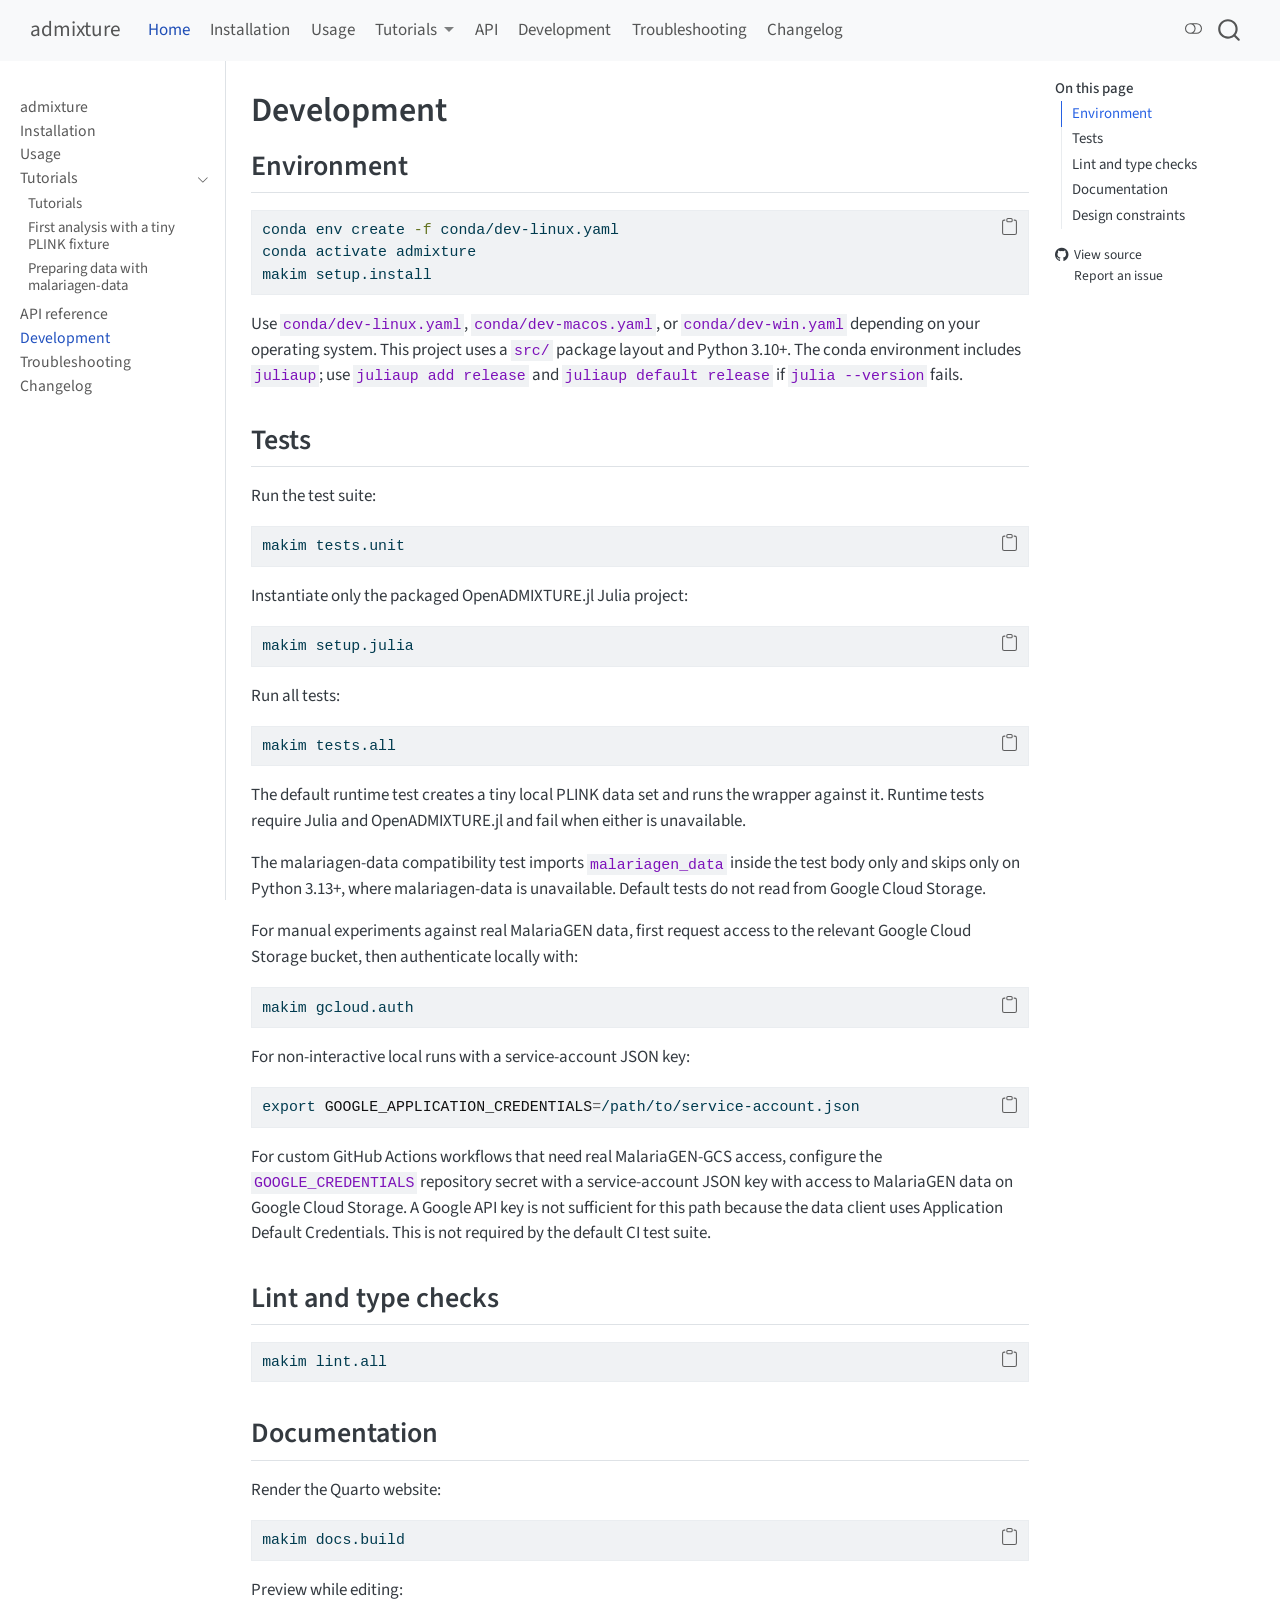
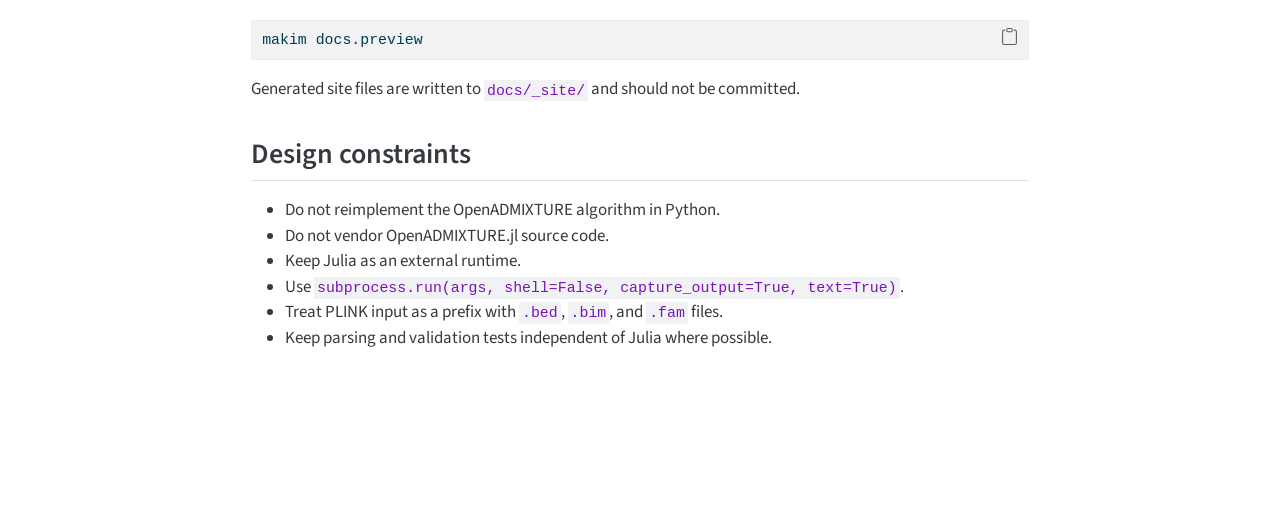
<file: development.html>
<!DOCTYPE html>
<html xmlns="http://www.w3.org/1999/xhtml" lang="en" xml:lang="en"><head>

<meta charset="utf-8">
<meta name="generator" content="quarto-1.9.37">

<meta name="viewport" content="width=device-width, initial-scale=1.0, user-scalable=yes">


<title>Development – admixture</title>
<style>
/* Default styles provided by pandoc.
** See https://pandoc.org/MANUAL.html#variables-for-html for config info.
*/
code{white-space: pre-wrap;}
span.smallcaps{font-variant: small-caps;}
div.columns{display: flex; gap: min(4vw, 1.5em);}
div.column{flex: auto; overflow-x: auto;}
div.hanging-indent{margin-left: 1.5em; text-indent: -1.5em;}
ul.task-list{list-style: none;}
ul.task-list li input[type="checkbox"] {
  width: 0.8em;
  margin: 0 0.8em 0.2em -1em; /* quarto-specific, see https://github.com/quarto-dev/quarto-cli/issues/4556 */ 
  vertical-align: middle;
}
/* CSS for syntax highlighting */
html { -webkit-text-size-adjust: 100%; }
pre > code.sourceCode { white-space: pre; position: relative; }
pre > code.sourceCode > span { display: inline-block; line-height: 1.25; }
pre > code.sourceCode > span:empty { height: 1.2em; }
.sourceCode { overflow: visible; }
code.sourceCode > span { color: inherit; text-decoration: inherit; }
div.sourceCode { margin: 1em 0; }
pre.sourceCode { margin: 0; }
@media screen {
div.sourceCode { overflow: auto; }
}
@media print {
pre > code.sourceCode { white-space: pre-wrap; }
pre > code.sourceCode > span { text-indent: -5em; padding-left: 5em; }
}
pre.numberSource code
  { counter-reset: source-line 0; }
pre.numberSource code > span
  { position: relative; left: -4em; counter-increment: source-line; }
pre.numberSource code > span > a:first-child::before
  { content: counter(source-line);
    position: relative; left: -1em; text-align: right; vertical-align: baseline;
    border: none; display: inline-block;
    -webkit-touch-callout: none; -webkit-user-select: none;
    -khtml-user-select: none; -moz-user-select: none;
    -ms-user-select: none; user-select: none;
    padding: 0 4px; width: 4em;
  }
pre.numberSource { margin-left: 3em;  padding-left: 4px; }
div.sourceCode
  {   }
@media screen {
pre > code.sourceCode > span > a:first-child::before { text-decoration: underline; }
}
</style>


<script src="site_libs/quarto-nav/quarto-nav.js"></script>
<script src="site_libs/quarto-nav/headroom.min.js"></script>
<script src="site_libs/clipboard/clipboard.min.js"></script>
<script src="site_libs/quarto-search/autocomplete.umd.js"></script>
<script src="site_libs/quarto-search/fuse.min.js"></script>
<script src="site_libs/quarto-search/quarto-search.js"></script>
<meta name="quarto:offset" content="./">
<script src="site_libs/quarto-html/quarto.js" type="module"></script>
<script src="site_libs/quarto-html/tabsets/tabsets.js" type="module"></script>
<script src="site_libs/quarto-html/popper.min.js"></script>
<script src="site_libs/quarto-html/tippy.umd.min.js"></script>
<script src="site_libs/quarto-html/anchor.min.js"></script>
<link href="site_libs/quarto-html/tippy.css" rel="stylesheet">
<link href="site_libs/quarto-html/quarto-syntax-highlighting-7f8f88aac4f3542376d5c11b86a4c14d.css" rel="stylesheet" class="quarto-color-scheme" id="quarto-text-highlighting-styles">
<link href="site_libs/quarto-html/quarto-syntax-highlighting-dark-d0ae9245876894da5ac7e18953ecc5cc.css" rel="stylesheet" class="quarto-color-scheme quarto-color-alternate" id="quarto-text-highlighting-styles">
<link href="site_libs/quarto-html/quarto-syntax-highlighting-7f8f88aac4f3542376d5c11b86a4c14d.css" rel="stylesheet" class="quarto-color-scheme-extra" id="quarto-text-highlighting-styles">
<script src="site_libs/bootstrap/bootstrap.min.js"></script>
<link href="site_libs/bootstrap/bootstrap-icons.css" rel="stylesheet">
<link href="site_libs/bootstrap/bootstrap-312b66175a1f02a035263df1a0cb5ed4.min.css" rel="stylesheet" append-hash="true" class="quarto-color-scheme" id="quarto-bootstrap" data-mode="light">
<link href="site_libs/bootstrap/bootstrap-dark-2661a967893d218e067e3942bae9aae7.min.css" rel="stylesheet" append-hash="true" class="quarto-color-scheme quarto-color-alternate" id="quarto-bootstrap" data-mode="dark">
<link href="site_libs/bootstrap/bootstrap-312b66175a1f02a035263df1a0cb5ed4.min.css" rel="stylesheet" append-hash="true" class="quarto-color-scheme-extra" id="quarto-bootstrap" data-mode="light">
<script id="quarto-search-options" type="application/json">{
  "location": "navbar",
  "copy-button": false,
  "collapse-after": 3,
  "panel-placement": "end",
  "type": "overlay",
  "limit": 50,
  "keyboard-shortcut": [
    "f",
    "/",
    "s"
  ],
  "show-item-context": false,
  "language": {
    "search-no-results-text": "No results",
    "search-matching-documents-text": "matching documents",
    "search-copy-link-title": "Copy link to search",
    "search-hide-matches-text": "Hide additional matches",
    "search-more-match-text": "more match in this document",
    "search-more-matches-text": "more matches in this document",
    "search-clear-button-title": "Clear",
    "search-text-placeholder": "",
    "search-detached-cancel-button-title": "Cancel",
    "search-submit-button-title": "Submit",
    "search-label": "Search"
  }
}</script>


<link rel="stylesheet" href="styles.css">
</head>

<body class="nav-sidebar docked nav-fixed quarto-light"><script id="quarto-html-before-body" type="application/javascript">
    const toggleBodyColorMode = (bsSheetEl) => {
      const mode = bsSheetEl.getAttribute("data-mode");
      const bodyEl = window.document.querySelector("body");
      if (mode === "dark") {
        bodyEl.classList.add("quarto-dark");
        bodyEl.classList.remove("quarto-light");
      } else {
        bodyEl.classList.add("quarto-light");
        bodyEl.classList.remove("quarto-dark");
      }
    }
    const toggleBodyColorPrimary = () => {
      const bsSheetEl = window.document.querySelector("link#quarto-bootstrap:not([rel=disabled-stylesheet])");
      if (bsSheetEl) {
        toggleBodyColorMode(bsSheetEl);
      }
    }
    const setColorSchemeToggle = (alternate) => {
      const toggles = window.document.querySelectorAll('.quarto-color-scheme-toggle');
      for (let i=0; i < toggles.length; i++) {
        const toggle = toggles[i];
        if (toggle) {
          if (alternate) {
            toggle.classList.add("alternate");
          } else {
            toggle.classList.remove("alternate");
          }
        }
      }
    };
    const toggleColorMode = (alternate) => {
      // Switch the stylesheets
      const primaryStylesheets = window.document.querySelectorAll('link.quarto-color-scheme:not(.quarto-color-alternate)');
      const alternateStylesheets = window.document.querySelectorAll('link.quarto-color-scheme.quarto-color-alternate');
      manageTransitions('#quarto-margin-sidebar .nav-link', false);
      if (alternate) {
        // note: dark is layered on light, we don't disable primary!
        enableStylesheet(alternateStylesheets);
        for (const sheetNode of alternateStylesheets) {
          if (sheetNode.id === "quarto-bootstrap") {
            toggleBodyColorMode(sheetNode);
          }
        }
      } else {
        disableStylesheet(alternateStylesheets);
        enableStylesheet(primaryStylesheets)
        toggleBodyColorPrimary();
      }
      manageTransitions('#quarto-margin-sidebar .nav-link', true);
      // Switch the toggles
      setColorSchemeToggle(alternate)
      // Hack to workaround the fact that safari doesn't
      // properly recolor the scrollbar when toggling (#1455)
      if (navigator.userAgent.indexOf('Safari') > 0 && navigator.userAgent.indexOf('Chrome') == -1) {
        manageTransitions("body", false);
        window.scrollTo(0, 1);
        setTimeout(() => {
          window.scrollTo(0, 0);
          manageTransitions("body", true);
        }, 40);
      }
    }
    const disableStylesheet = (stylesheets) => {
      for (let i=0; i < stylesheets.length; i++) {
        const stylesheet = stylesheets[i];
        stylesheet.rel = 'disabled-stylesheet';
      }
    }
    const enableStylesheet = (stylesheets) => {
      for (let i=0; i < stylesheets.length; i++) {
        const stylesheet = stylesheets[i];
        if(stylesheet.rel !== 'stylesheet') { // for Chrome, which will still FOUC without this check
          stylesheet.rel = 'stylesheet';
        }
      }
    }
    const manageTransitions = (selector, allowTransitions) => {
      const els = window.document.querySelectorAll(selector);
      for (let i=0; i < els.length; i++) {
        const el = els[i];
        if (allowTransitions) {
          el.classList.remove('notransition');
        } else {
          el.classList.add('notransition');
        }
      }
    }
    const isFileUrl = () => {
      return window.location.protocol === 'file:';
    }
    const hasAlternateSentinel = () => {
      let styleSentinel = getColorSchemeSentinel();
      if (styleSentinel !== null) {
        return styleSentinel === "alternate";
      } else {
        return false;
      }
    }
    const setStyleSentinel = (alternate) => {
      const value = alternate ? "alternate" : "default";
      if (!isFileUrl()) {
        window.localStorage.setItem("quarto-color-scheme", value);
      } else {
        localAlternateSentinel = value;
      }
    }
    const getColorSchemeSentinel = () => {
      if (!isFileUrl()) {
        const storageValue = window.localStorage.getItem("quarto-color-scheme");
        return storageValue != null ? storageValue : localAlternateSentinel;
      } else {
        return localAlternateSentinel;
      }
    }
    const toggleGiscusIfUsed = (isAlternate, darkModeDefault) => {
      const baseTheme = document.querySelector('#giscus-base-theme')?.value ?? 'light';
      const alternateTheme = document.querySelector('#giscus-alt-theme')?.value ?? 'dark';
      let newTheme = '';
      if(authorPrefersDark) {
        newTheme = isAlternate ? baseTheme : alternateTheme;
      } else {
        newTheme = isAlternate ? alternateTheme : baseTheme;
      }
      const changeGiscusTheme = () => {
        // From: https://github.com/giscus/giscus/issues/336
        const sendMessage = (message) => {
          const iframe = document.querySelector('iframe.giscus-frame');
          if (!iframe) return;
          iframe.contentWindow.postMessage({ giscus: message }, 'https://giscus.app');
        }
        sendMessage({
          setConfig: {
            theme: newTheme
          }
        });
      }
      const isGiscussLoaded = window.document.querySelector('iframe.giscus-frame') !== null;
      if (isGiscussLoaded) {
        changeGiscusTheme();
      }
    };
    const authorPrefersDark = false;
    const darkModeDefault = authorPrefersDark;
      document.querySelector('link#quarto-text-highlighting-styles.quarto-color-scheme-extra').rel = 'disabled-stylesheet';
      document.querySelector('link#quarto-bootstrap.quarto-color-scheme-extra').rel = 'disabled-stylesheet';
    let localAlternateSentinel = darkModeDefault ? 'alternate' : 'default';
    // Dark / light mode switch
    window.quartoToggleColorScheme = () => {
      // Read the current dark / light value
      let toAlternate = !hasAlternateSentinel();
      toggleColorMode(toAlternate);
      setStyleSentinel(toAlternate);
      toggleGiscusIfUsed(toAlternate, darkModeDefault);
      window.dispatchEvent(new Event('resize'));
    };
    // Switch to dark mode if need be
    if (hasAlternateSentinel()) {
      toggleColorMode(true);
    } else {
      toggleColorMode(false);
    }
  </script>

<div id="quarto-search-results"></div>
  <header id="quarto-header" class="headroom fixed-top">
    <nav class="navbar navbar-expand-lg " data-bs-theme="dark">
      <div class="navbar-container container-fluid">
      <div class="navbar-brand-container mx-auto">
    <a class="navbar-brand" href="./index.html">
    <span class="navbar-title">admixture</span>
    </a>
  </div>
            <div id="quarto-search" class="" title="Search"></div>
          <button class="navbar-toggler" type="button" data-bs-toggle="collapse" data-bs-target="#navbarCollapse" aria-controls="navbarCollapse" role="menu" aria-expanded="false" aria-label="Toggle navigation" onclick="if (window.quartoToggleHeadroom) { window.quartoToggleHeadroom(); }">
  <span class="navbar-toggler-icon"></span>
</button>
          <div class="collapse navbar-collapse" id="navbarCollapse">
            <ul class="navbar-nav navbar-nav-scroll me-auto">
  <li class="nav-item">
    <a class="nav-link active" href="./index.html" aria-current="page"> 
<span class="menu-text">Home</span></a>
  </li>  
  <li class="nav-item">
    <a class="nav-link" href="./installation.html"> 
<span class="menu-text">Installation</span></a>
  </li>  
  <li class="nav-item">
    <a class="nav-link" href="./usage.html"> 
<span class="menu-text">Usage</span></a>
  </li>  
  <li class="nav-item dropdown ">
    <a class="nav-link dropdown-toggle" href="#" id="nav-menu-tutorials" role="link" data-bs-toggle="dropdown" aria-expanded="false">
 <span class="menu-text">Tutorials</span>
    </a>
    <ul class="dropdown-menu" aria-labelledby="nav-menu-tutorials">    
        <li>
    <a class="dropdown-item" href="./tutorials/index.html">
 <span class="dropdown-text">Overview</span></a>
  </li>  
        <li>
    <a class="dropdown-item" href="./tutorials/first-analysis.html">
 <span class="dropdown-text">First analysis</span></a>
  </li>  
        <li>
    <a class="dropdown-item" href="./tutorials/malariagen-data.html">
 <span class="dropdown-text">malariagen-data</span></a>
  </li>  
    </ul>
  </li>
  <li class="nav-item">
    <a class="nav-link" href="./api.html"> 
<span class="menu-text">API</span></a>
  </li>  
  <li class="nav-item">
    <a class="nav-link" href="./development.html"> 
<span class="menu-text">Development</span></a>
  </li>  
  <li class="nav-item">
    <a class="nav-link" href="./troubleshooting.html"> 
<span class="menu-text">Troubleshooting</span></a>
  </li>  
  <li class="nav-item">
    <a class="nav-link" href="./changelog.html"> 
<span class="menu-text">Changelog</span></a>
  </li>  
</ul>
          </div> <!-- /navcollapse -->
            <div class="quarto-navbar-tools">
  <a href="" class="quarto-color-scheme-toggle quarto-navigation-tool  px-1" onclick="window.quartoToggleColorScheme(); return false;" title="Toggle dark mode"><i class="bi"></i></a>
</div>
      </div> <!-- /container-fluid -->
    </nav>
  <nav class="quarto-secondary-nav">
    <div class="container-fluid d-flex">
      <button type="button" class="quarto-btn-toggle btn" data-bs-toggle="collapse" role="button" data-bs-target=".quarto-sidebar-collapse-item" aria-controls="quarto-sidebar" aria-expanded="false" aria-label="Toggle sidebar navigation" onclick="if (window.quartoToggleHeadroom) { window.quartoToggleHeadroom(); }">
        <i class="bi bi-layout-text-sidebar-reverse"></i>
      </button>
        <nav class="quarto-page-breadcrumbs" aria-label="breadcrumb"><ol class="breadcrumb"><li class="breadcrumb-item"><a href="./development.html">Development</a></li></ol></nav>
        <a class="flex-grow-1" role="navigation" data-bs-toggle="collapse" data-bs-target=".quarto-sidebar-collapse-item" aria-controls="quarto-sidebar" aria-expanded="false" aria-label="Toggle sidebar navigation" onclick="if (window.quartoToggleHeadroom) { window.quartoToggleHeadroom(); }">      
        </a>
    </div>
  </nav>
</header>
<!-- content -->
<div id="quarto-content" class="quarto-container page-columns page-rows-contents page-layout-article page-navbar">
<!-- sidebar -->
  <nav id="quarto-sidebar" class="sidebar collapse collapse-horizontal quarto-sidebar-collapse-item sidebar-navigation docked overflow-auto">
    <div class="sidebar-menu-container"> 
    <ul class="list-unstyled mt-1">
        <li class="sidebar-item">
  <div class="sidebar-item-container"> 
  <a href="./index.html" class="sidebar-item-text sidebar-link">
 <span class="menu-text">admixture</span></a>
  </div>
</li>
        <li class="sidebar-item">
  <div class="sidebar-item-container"> 
  <a href="./installation.html" class="sidebar-item-text sidebar-link">
 <span class="menu-text">Installation</span></a>
  </div>
</li>
        <li class="sidebar-item">
  <div class="sidebar-item-container"> 
  <a href="./usage.html" class="sidebar-item-text sidebar-link">
 <span class="menu-text">Usage</span></a>
  </div>
</li>
        <li class="sidebar-item sidebar-item-section">
      <div class="sidebar-item-container"> 
            <a class="sidebar-item-text sidebar-link text-start" data-bs-toggle="collapse" data-bs-target="#quarto-sidebar-section-1" role="navigation" aria-expanded="true">
 <span class="menu-text">Tutorials</span></a>
          <a class="sidebar-item-toggle text-start" data-bs-toggle="collapse" data-bs-target="#quarto-sidebar-section-1" role="navigation" aria-expanded="true" aria-label="Toggle section">
            <i class="bi bi-chevron-right ms-2"></i>
          </a> 
      </div>
      <ul id="quarto-sidebar-section-1" class="collapse list-unstyled sidebar-section depth1 show">  
          <li class="sidebar-item">
  <div class="sidebar-item-container"> 
  <a href="./tutorials/index.html" class="sidebar-item-text sidebar-link">
 <span class="menu-text">Tutorials</span></a>
  </div>
</li>
          <li class="sidebar-item">
  <div class="sidebar-item-container"> 
  <a href="./tutorials/first-analysis.html" class="sidebar-item-text sidebar-link">
 <span class="menu-text">First analysis with a tiny PLINK fixture</span></a>
  </div>
</li>
          <li class="sidebar-item">
  <div class="sidebar-item-container"> 
  <a href="./tutorials/malariagen-data.html" class="sidebar-item-text sidebar-link">
 <span class="menu-text">Preparing data with malariagen-data</span></a>
  </div>
</li>
      </ul>
  </li>
        <li class="sidebar-item">
  <div class="sidebar-item-container"> 
  <a href="./api.html" class="sidebar-item-text sidebar-link">
 <span class="menu-text">API reference</span></a>
  </div>
</li>
        <li class="sidebar-item">
  <div class="sidebar-item-container"> 
  <a href="./development.html" class="sidebar-item-text sidebar-link active">
 <span class="menu-text">Development</span></a>
  </div>
</li>
        <li class="sidebar-item">
  <div class="sidebar-item-container"> 
  <a href="./troubleshooting.html" class="sidebar-item-text sidebar-link">
 <span class="menu-text">Troubleshooting</span></a>
  </div>
</li>
        <li class="sidebar-item">
  <div class="sidebar-item-container"> 
  <a href="./changelog.html" class="sidebar-item-text sidebar-link">
 <span class="menu-text">Changelog</span></a>
  </div>
</li>
    </ul>
    </div>
</nav>
<div id="quarto-sidebar-glass" class="quarto-sidebar-collapse-item" data-bs-toggle="collapse" data-bs-target=".quarto-sidebar-collapse-item"></div>
<!-- margin-sidebar -->
    <div id="quarto-margin-sidebar" class="sidebar margin-sidebar">
        <nav id="TOC" role="doc-toc" class="toc-active">
    <h2 id="toc-title">On this page</h2>
   
  <ul>
  <li><a href="#environment" id="toc-environment" class="nav-link active" data-scroll-target="#environment">Environment</a></li>
  <li><a href="#tests" id="toc-tests" class="nav-link" data-scroll-target="#tests">Tests</a></li>
  <li><a href="#lint-and-type-checks" id="toc-lint-and-type-checks" class="nav-link" data-scroll-target="#lint-and-type-checks">Lint and type checks</a></li>
  <li><a href="#documentation" id="toc-documentation" class="nav-link" data-scroll-target="#documentation">Documentation</a></li>
  <li><a href="#design-constraints" id="toc-design-constraints" class="nav-link" data-scroll-target="#design-constraints">Design constraints</a></li>
  </ul>
<div class="toc-actions"><ul><li><a href="https://github.com/osl-incubatoradmixture/blob/main/development.qmd" class="toc-action"><i class="bi bi-github"></i>View source</a></li><li><a href="https://github.com/osl-incubatoradmixture/issues/new" class="toc-action"><i class="bi empty"></i>Report an issue</a></li></ul></div></nav>
    </div>
<!-- main -->
<main class="content" id="quarto-document-content">


<header id="title-block-header" class="quarto-title-block default">
<div class="quarto-title">
<h1 class="title">Development</h1>
</div>



<div class="quarto-title-meta">

    
  
    
  </div>
  


</header>


<section id="environment" class="level2">
<h2 class="anchored" data-anchor-id="environment">Environment</h2>
<div class="code-copy-outer-scaffold"><div class="sourceCode" id="cb1"><pre class="sourceCode bash code-with-copy"><code class="sourceCode bash"><span id="cb1-1"><a href="#cb1-1" aria-hidden="true" tabindex="-1"></a><span class="ex">conda</span> env create <span class="at">-f</span> conda/dev-linux.yaml</span>
<span id="cb1-2"><a href="#cb1-2" aria-hidden="true" tabindex="-1"></a><span class="ex">conda</span> activate admixture</span>
<span id="cb1-3"><a href="#cb1-3" aria-hidden="true" tabindex="-1"></a><span class="ex">makim</span> setup.install</span></code></pre></div><button title="Copy to Clipboard" class="code-copy-button"><i class="bi"></i></button></div>
<p>Use <code>conda/dev-linux.yaml</code>, <code>conda/dev-macos.yaml</code>, or <code>conda/dev-win.yaml</code> depending on your operating system. This project uses a <code>src/</code> package layout and Python 3.10+. The conda environment includes <code>juliaup</code>; use <code>juliaup add release</code> and <code>juliaup default release</code> if <code>julia --version</code> fails.</p>
</section>
<section id="tests" class="level2">
<h2 class="anchored" data-anchor-id="tests">Tests</h2>
<p>Run the test suite:</p>
<div class="code-copy-outer-scaffold"><div class="sourceCode" id="cb2"><pre class="sourceCode bash code-with-copy"><code class="sourceCode bash"><span id="cb2-1"><a href="#cb2-1" aria-hidden="true" tabindex="-1"></a><span class="ex">makim</span> tests.unit</span></code></pre></div><button title="Copy to Clipboard" class="code-copy-button"><i class="bi"></i></button></div>
<p>Instantiate only the packaged OpenADMIXTURE.jl Julia project:</p>
<div class="code-copy-outer-scaffold"><div class="sourceCode" id="cb3"><pre class="sourceCode bash code-with-copy"><code class="sourceCode bash"><span id="cb3-1"><a href="#cb3-1" aria-hidden="true" tabindex="-1"></a><span class="ex">makim</span> setup.julia</span></code></pre></div><button title="Copy to Clipboard" class="code-copy-button"><i class="bi"></i></button></div>
<p>Run all tests:</p>
<div class="code-copy-outer-scaffold"><div class="sourceCode" id="cb4"><pre class="sourceCode bash code-with-copy"><code class="sourceCode bash"><span id="cb4-1"><a href="#cb4-1" aria-hidden="true" tabindex="-1"></a><span class="ex">makim</span> tests.all</span></code></pre></div><button title="Copy to Clipboard" class="code-copy-button"><i class="bi"></i></button></div>
<p>The default runtime test creates a tiny local PLINK data set and runs the wrapper against it. Runtime tests require Julia and OpenADMIXTURE.jl and fail when either is unavailable.</p>
<p>The malariagen-data compatibility test imports <code>malariagen_data</code> inside the test body only and skips only on Python 3.13+, where malariagen-data is unavailable. Default tests do not read from Google Cloud Storage.</p>
<p>For manual experiments against real MalariaGEN data, first request access to the relevant Google Cloud Storage bucket, then authenticate locally with:</p>
<div class="code-copy-outer-scaffold"><div class="sourceCode" id="cb5"><pre class="sourceCode bash code-with-copy"><code class="sourceCode bash"><span id="cb5-1"><a href="#cb5-1" aria-hidden="true" tabindex="-1"></a><span class="ex">makim</span> gcloud.auth</span></code></pre></div><button title="Copy to Clipboard" class="code-copy-button"><i class="bi"></i></button></div>
<p>For non-interactive local runs with a service-account JSON key:</p>
<div class="code-copy-outer-scaffold"><div class="sourceCode" id="cb6"><pre class="sourceCode bash code-with-copy"><code class="sourceCode bash"><span id="cb6-1"><a href="#cb6-1" aria-hidden="true" tabindex="-1"></a><span class="bu">export</span> <span class="va">GOOGLE_APPLICATION_CREDENTIALS</span><span class="op">=</span>/path/to/service-account.json</span></code></pre></div><button title="Copy to Clipboard" class="code-copy-button"><i class="bi"></i></button></div>
<p>For custom GitHub Actions workflows that need real MalariaGEN-GCS access, configure the <code>GOOGLE_CREDENTIALS</code> repository secret with a service-account JSON key with access to MalariaGEN data on Google Cloud Storage. A Google API key is not sufficient for this path because the data client uses Application Default Credentials. This is not required by the default CI test suite.</p>
</section>
<section id="lint-and-type-checks" class="level2">
<h2 class="anchored" data-anchor-id="lint-and-type-checks">Lint and type checks</h2>
<div class="code-copy-outer-scaffold"><div class="sourceCode" id="cb7"><pre class="sourceCode bash code-with-copy"><code class="sourceCode bash"><span id="cb7-1"><a href="#cb7-1" aria-hidden="true" tabindex="-1"></a><span class="ex">makim</span> lint.all</span></code></pre></div><button title="Copy to Clipboard" class="code-copy-button"><i class="bi"></i></button></div>
</section>
<section id="documentation" class="level2">
<h2 class="anchored" data-anchor-id="documentation">Documentation</h2>
<p>Render the Quarto website:</p>
<div class="code-copy-outer-scaffold"><div class="sourceCode" id="cb8"><pre class="sourceCode bash code-with-copy"><code class="sourceCode bash"><span id="cb8-1"><a href="#cb8-1" aria-hidden="true" tabindex="-1"></a><span class="ex">makim</span> docs.build</span></code></pre></div><button title="Copy to Clipboard" class="code-copy-button"><i class="bi"></i></button></div>
<p>Preview while editing:</p>
<div class="code-copy-outer-scaffold"><div class="sourceCode" id="cb9"><pre class="sourceCode bash code-with-copy"><code class="sourceCode bash"><span id="cb9-1"><a href="#cb9-1" aria-hidden="true" tabindex="-1"></a><span class="ex">makim</span> docs.preview</span></code></pre></div><button title="Copy to Clipboard" class="code-copy-button"><i class="bi"></i></button></div>
<p>Generated site files are written to <code>docs/_site/</code> and should not be committed.</p>
</section>
<section id="design-constraints" class="level2">
<h2 class="anchored" data-anchor-id="design-constraints">Design constraints</h2>
<ul>
<li>Do not reimplement the OpenADMIXTURE algorithm in Python.</li>
<li>Do not vendor OpenADMIXTURE.jl source code.</li>
<li>Keep Julia as an external runtime.</li>
<li>Use <code>subprocess.run(args, shell=False, capture_output=True, text=True)</code>.</li>
<li>Treat PLINK input as a prefix with <code>.bed</code>, <code>.bim</code>, and <code>.fam</code> files.</li>
<li>Keep parsing and validation tests independent of Julia where possible.</li>
</ul>


</section>

</main> <!-- /main -->
<script id="quarto-html-after-body" type="application/javascript">
  window.document.addEventListener("DOMContentLoaded", function (event) {
    // Ensure there is a toggle, if there isn't float one in the top right
    if (window.document.querySelector('.quarto-color-scheme-toggle') === null) {
      const a = window.document.createElement('a');
      a.classList.add('top-right');
      a.classList.add('quarto-color-scheme-toggle');
      a.href = "";
      a.onclick = function() { try { window.quartoToggleColorScheme(); } catch {} return false; };
      const i = window.document.createElement("i");
      i.classList.add('bi');
      a.appendChild(i);
      window.document.body.appendChild(a);
    }
    setColorSchemeToggle(hasAlternateSentinel())
    const icon = "";
    const anchorJS = new window.AnchorJS();
    anchorJS.options = {
      placement: 'right',
      icon: icon
    };
    anchorJS.add('.anchored');
    const isCodeAnnotation = (el) => {
      for (const clz of el.classList) {
        if (clz.startsWith('code-annotation-')) {                     
          return true;
        }
      }
      return false;
    }
    const onCopySuccess = function(e) {
      // button target
      const button = e.trigger;
      // don't keep focus
      button.blur();
      // flash "checked"
      button.classList.add('code-copy-button-checked');
      var currentTitle = button.getAttribute("title");
      button.setAttribute("title", "Copied!");
      let tooltip;
      if (window.bootstrap) {
        button.setAttribute("data-bs-toggle", "tooltip");
        button.setAttribute("data-bs-placement", "left");
        button.setAttribute("data-bs-title", "Copied!");
        tooltip = new bootstrap.Tooltip(button, 
          { trigger: "manual", 
            customClass: "code-copy-button-tooltip",
            offset: [0, -8]});
        tooltip.show();    
      }
      setTimeout(function() {
        if (tooltip) {
          tooltip.hide();
          button.removeAttribute("data-bs-title");
          button.removeAttribute("data-bs-toggle");
          button.removeAttribute("data-bs-placement");
        }
        button.setAttribute("title", currentTitle);
        button.classList.remove('code-copy-button-checked');
      }, 1000);
      // clear code selection
      e.clearSelection();
    }
    const getTextToCopy = function(trigger) {
      const outerScaffold = trigger.parentElement.cloneNode(true);
      const codeEl = outerScaffold.querySelector('code');
      for (const childEl of codeEl.children) {
        if (isCodeAnnotation(childEl)) {
          childEl.remove();
        }
      }
      return codeEl.innerText;
    }
    const clipboard = new window.ClipboardJS('.code-copy-button:not([data-in-quarto-modal])', {
      text: getTextToCopy
    });
    clipboard.on('success', onCopySuccess);
    if (window.document.getElementById('quarto-embedded-source-code-modal')) {
      const clipboardModal = new window.ClipboardJS('.code-copy-button[data-in-quarto-modal]', {
        text: getTextToCopy,
        container: window.document.getElementById('quarto-embedded-source-code-modal')
      });
      clipboardModal.on('success', onCopySuccess);
    }
      var localhostRegex = new RegExp(/^(?:http|https):\/\/localhost\:?[0-9]*\//);
      var mailtoRegex = new RegExp(/^mailto:/);
        var filterRegex = new RegExp('/' + window.location.host + '/');
      var isInternal = (href) => {
          return filterRegex.test(href) || localhostRegex.test(href) || mailtoRegex.test(href);
      }
      // Inspect non-navigation links and adorn them if external
     var links = window.document.querySelectorAll('a[href]:not(.nav-link):not(.navbar-brand):not(.toc-action):not(.sidebar-link):not(.sidebar-item-toggle):not(.pagination-link):not(.no-external):not([aria-hidden]):not(.dropdown-item):not(.quarto-navigation-tool):not(.about-link)');
      for (var i=0; i<links.length; i++) {
        const link = links[i];
        if (!isInternal(link.href)) {
          // undo the damage that might have been done by quarto-nav.js in the case of
          // links that we want to consider external
          if (link.dataset.originalHref !== undefined) {
            link.href = link.dataset.originalHref;
          }
        }
      }
    function tippyHover(el, contentFn, onTriggerFn, onUntriggerFn) {
      const config = {
        allowHTML: true,
        maxWidth: 500,
        delay: 100,
        arrow: false,
        appendTo: function(el) {
            return el.parentElement;
        },
        interactive: true,
        interactiveBorder: 10,
        theme: 'quarto',
        placement: 'bottom-start',
      };
      if (contentFn) {
        config.content = contentFn;
      }
      if (onTriggerFn) {
        config.onTrigger = onTriggerFn;
      }
      if (onUntriggerFn) {
        config.onUntrigger = onUntriggerFn;
      }
      window.tippy(el, config); 
    }
    const noterefs = window.document.querySelectorAll('a[role="doc-noteref"]');
    for (var i=0; i<noterefs.length; i++) {
      const ref = noterefs[i];
      tippyHover(ref, function() {
        // use id or data attribute instead here
        let href = ref.getAttribute('data-footnote-href') || ref.getAttribute('href');
        try { href = new URL(href).hash; } catch {}
        const id = href.replace(/^#\/?/, "");
        const note = window.document.getElementById(id);
        if (note) {
          return note.innerHTML;
        } else {
          return "";
        }
      });
    }
    const xrefs = window.document.querySelectorAll('a.quarto-xref');
    const processXRef = (id, note) => {
      // Strip column container classes
      const stripColumnClz = (el) => {
        el.classList.remove("page-full", "page-columns");
        if (el.children) {
          for (const child of el.children) {
            stripColumnClz(child);
          }
        }
      }
      stripColumnClz(note)
      if (id === null || id.startsWith('sec-')) {
        // Special case sections, only their first couple elements
        const container = document.createElement("div");
        if (note.children && note.children.length > 2) {
          container.appendChild(note.children[0].cloneNode(true));
          for (let i = 1; i < note.children.length; i++) {
            const child = note.children[i];
            if (child.tagName === "P" && child.innerText === "") {
              continue;
            } else {
              container.appendChild(child.cloneNode(true));
              break;
            }
          }
          if (window.Quarto?.typesetMath) {
            window.Quarto.typesetMath(container);
          }
          return container.innerHTML
        } else {
          if (window.Quarto?.typesetMath) {
            window.Quarto.typesetMath(note);
          }
          return note.innerHTML;
        }
      } else {
        // Remove any anchor links if they are present
        const anchorLink = note.querySelector('a.anchorjs-link');
        if (anchorLink) {
          anchorLink.remove();
        }
        if (window.Quarto?.typesetMath) {
          window.Quarto.typesetMath(note);
        }
        if (note.classList.contains("callout")) {
          return note.outerHTML;
        } else {
          return note.innerHTML;
        }
      }
    }
    for (var i=0; i<xrefs.length; i++) {
      const xref = xrefs[i];
      tippyHover(xref, undefined, function(instance) {
        instance.disable();
        let url = xref.getAttribute('href');
        let hash = undefined; 
        if (url.startsWith('#')) {
          hash = url;
        } else {
          try { hash = new URL(url).hash; } catch {}
        }
        if (hash) {
          const id = hash.replace(/^#\/?/, "");
          const note = window.document.getElementById(id);
          if (note !== null) {
            try {
              const html = processXRef(id, note.cloneNode(true));
              instance.setContent(html);
            } finally {
              instance.enable();
              instance.show();
            }
          } else {
            // See if we can fetch this
            fetch(url.split('#')[0])
            .then(res => res.text())
            .then(html => {
              const parser = new DOMParser();
              const htmlDoc = parser.parseFromString(html, "text/html");
              const note = htmlDoc.getElementById(id);
              if (note !== null) {
                const html = processXRef(id, note);
                instance.setContent(html);
              } 
            }).finally(() => {
              instance.enable();
              instance.show();
            });
          }
        } else {
          // See if we can fetch a full url (with no hash to target)
          // This is a special case and we should probably do some content thinning / targeting
          fetch(url)
          .then(res => res.text())
          .then(html => {
            const parser = new DOMParser();
            const htmlDoc = parser.parseFromString(html, "text/html");
            const note = htmlDoc.querySelector('main.content');
            if (note !== null) {
              // This should only happen for chapter cross references
              // (since there is no id in the URL)
              // remove the first header
              if (note.children.length > 0 && note.children[0].tagName === "HEADER") {
                note.children[0].remove();
              }
              const html = processXRef(null, note);
              instance.setContent(html);
            } 
          }).finally(() => {
            instance.enable();
            instance.show();
          });
        }
      }, function(instance) {
      });
    }
        let selectedAnnoteEl;
        const selectorForAnnotation = ( cell, annotation) => {
          let cellAttr = 'data-code-cell="' + cell + '"';
          let lineAttr = 'data-code-annotation="' +  annotation + '"';
          const selector = 'span[' + cellAttr + '][' + lineAttr + ']';
          return selector;
        }
        const selectCodeLines = (annoteEl) => {
          const doc = window.document;
          const targetCell = annoteEl.getAttribute("data-target-cell");
          const targetAnnotation = annoteEl.getAttribute("data-target-annotation");
          const annoteSpan = window.document.querySelector(selectorForAnnotation(targetCell, targetAnnotation));
          const lines = annoteSpan.getAttribute("data-code-lines").split(",");
          const lineIds = lines.map((line) => {
            return targetCell + "-" + line;
          })
          let top = null;
          let height = null;
          let parent = null;
          if (lineIds.length > 0) {
              //compute the position of the single el (top and bottom and make a div)
              const el = window.document.getElementById(lineIds[0]);
              top = el.offsetTop;
              height = el.offsetHeight;
              parent = el.parentElement.parentElement;
            if (lineIds.length > 1) {
              const lastEl = window.document.getElementById(lineIds[lineIds.length - 1]);
              const bottom = lastEl.offsetTop + lastEl.offsetHeight;
              height = bottom - top;
            }
            if (top !== null && height !== null && parent !== null) {
              // cook up a div (if necessary) and position it 
              let div = window.document.getElementById("code-annotation-line-highlight");
              if (div === null) {
                div = window.document.createElement("div");
                div.setAttribute("id", "code-annotation-line-highlight");
                div.style.position = 'absolute';
                parent.appendChild(div);
              }
              div.style.top = top - 2 + "px";
              div.style.height = height + 4 + "px";
              div.style.left = 0;
              let gutterDiv = window.document.getElementById("code-annotation-line-highlight-gutter");
              if (gutterDiv === null) {
                gutterDiv = window.document.createElement("div");
                gutterDiv.setAttribute("id", "code-annotation-line-highlight-gutter");
                gutterDiv.style.position = 'absolute';
                const codeCell = window.document.getElementById(targetCell);
                const gutter = codeCell.querySelector('.code-annotation-gutter');
                gutter.appendChild(gutterDiv);
              }
              gutterDiv.style.top = top - 2 + "px";
              gutterDiv.style.height = height + 4 + "px";
            }
            selectedAnnoteEl = annoteEl;
          }
        };
        const unselectCodeLines = () => {
          const elementsIds = ["code-annotation-line-highlight", "code-annotation-line-highlight-gutter"];
          elementsIds.forEach((elId) => {
            const div = window.document.getElementById(elId);
            if (div) {
              div.remove();
            }
          });
          selectedAnnoteEl = undefined;
        };
          // Handle positioning of the toggle
      window.addEventListener(
        "resize",
        throttle(() => {
          elRect = undefined;
          if (selectedAnnoteEl) {
            selectCodeLines(selectedAnnoteEl);
          }
        }, 10)
      );
      function throttle(fn, ms) {
      let throttle = false;
      let timer;
        return (...args) => {
          if(!throttle) { // first call gets through
              fn.apply(this, args);
              throttle = true;
          } else { // all the others get throttled
              if(timer) clearTimeout(timer); // cancel #2
              timer = setTimeout(() => {
                fn.apply(this, args);
                timer = throttle = false;
              }, ms);
          }
        };
      }
        // Attach click handler to the DT
        const annoteDls = window.document.querySelectorAll('dt[data-target-cell]');
        for (const annoteDlNode of annoteDls) {
          annoteDlNode.addEventListener('click', (event) => {
            const clickedEl = event.target;
            if (clickedEl !== selectedAnnoteEl) {
              unselectCodeLines();
              const activeEl = window.document.querySelector('dt[data-target-cell].code-annotation-active');
              if (activeEl) {
                activeEl.classList.remove('code-annotation-active');
              }
              selectCodeLines(clickedEl);
              clickedEl.classList.add('code-annotation-active');
            } else {
              // Unselect the line
              unselectCodeLines();
              clickedEl.classList.remove('code-annotation-active');
            }
          });
        }
    const findCites = (el) => {
      const parentEl = el.parentElement;
      if (parentEl) {
        const cites = parentEl.dataset.cites;
        if (cites) {
          return {
            el,
            cites: cites.split(' ')
          };
        } else {
          return findCites(el.parentElement)
        }
      } else {
        return undefined;
      }
    };
    var bibliorefs = window.document.querySelectorAll('a[role="doc-biblioref"]');
    for (var i=0; i<bibliorefs.length; i++) {
      const ref = bibliorefs[i];
      const citeInfo = findCites(ref);
      if (citeInfo) {
        tippyHover(citeInfo.el, function() {
          var popup = window.document.createElement('div');
          citeInfo.cites.forEach(function(cite) {
            var citeDiv = window.document.createElement('div');
            citeDiv.classList.add('hanging-indent');
            citeDiv.classList.add('csl-entry');
            var biblioDiv = window.document.getElementById('ref-' + cite);
            if (biblioDiv) {
              citeDiv.innerHTML = biblioDiv.innerHTML;
            }
            popup.appendChild(citeDiv);
          });
          return popup.innerHTML;
        });
      }
    }
  });
  </script>
</div> <!-- /content -->




<footer class="footer"><div class="nav-footer"><div class="nav-footer-center"><div class="toc-actions d-sm-block d-md-none"><ul><li><a href="https://github.com/osl-incubatoradmixture/blob/main/development.qmd" class="toc-action"><i class="bi bi-github"></i>View source</a></li><li><a href="https://github.com/osl-incubatoradmixture/issues/new" class="toc-action"><i class="bi empty"></i>Report an issue</a></li></ul></div></div></div></footer></body></html>
</file>
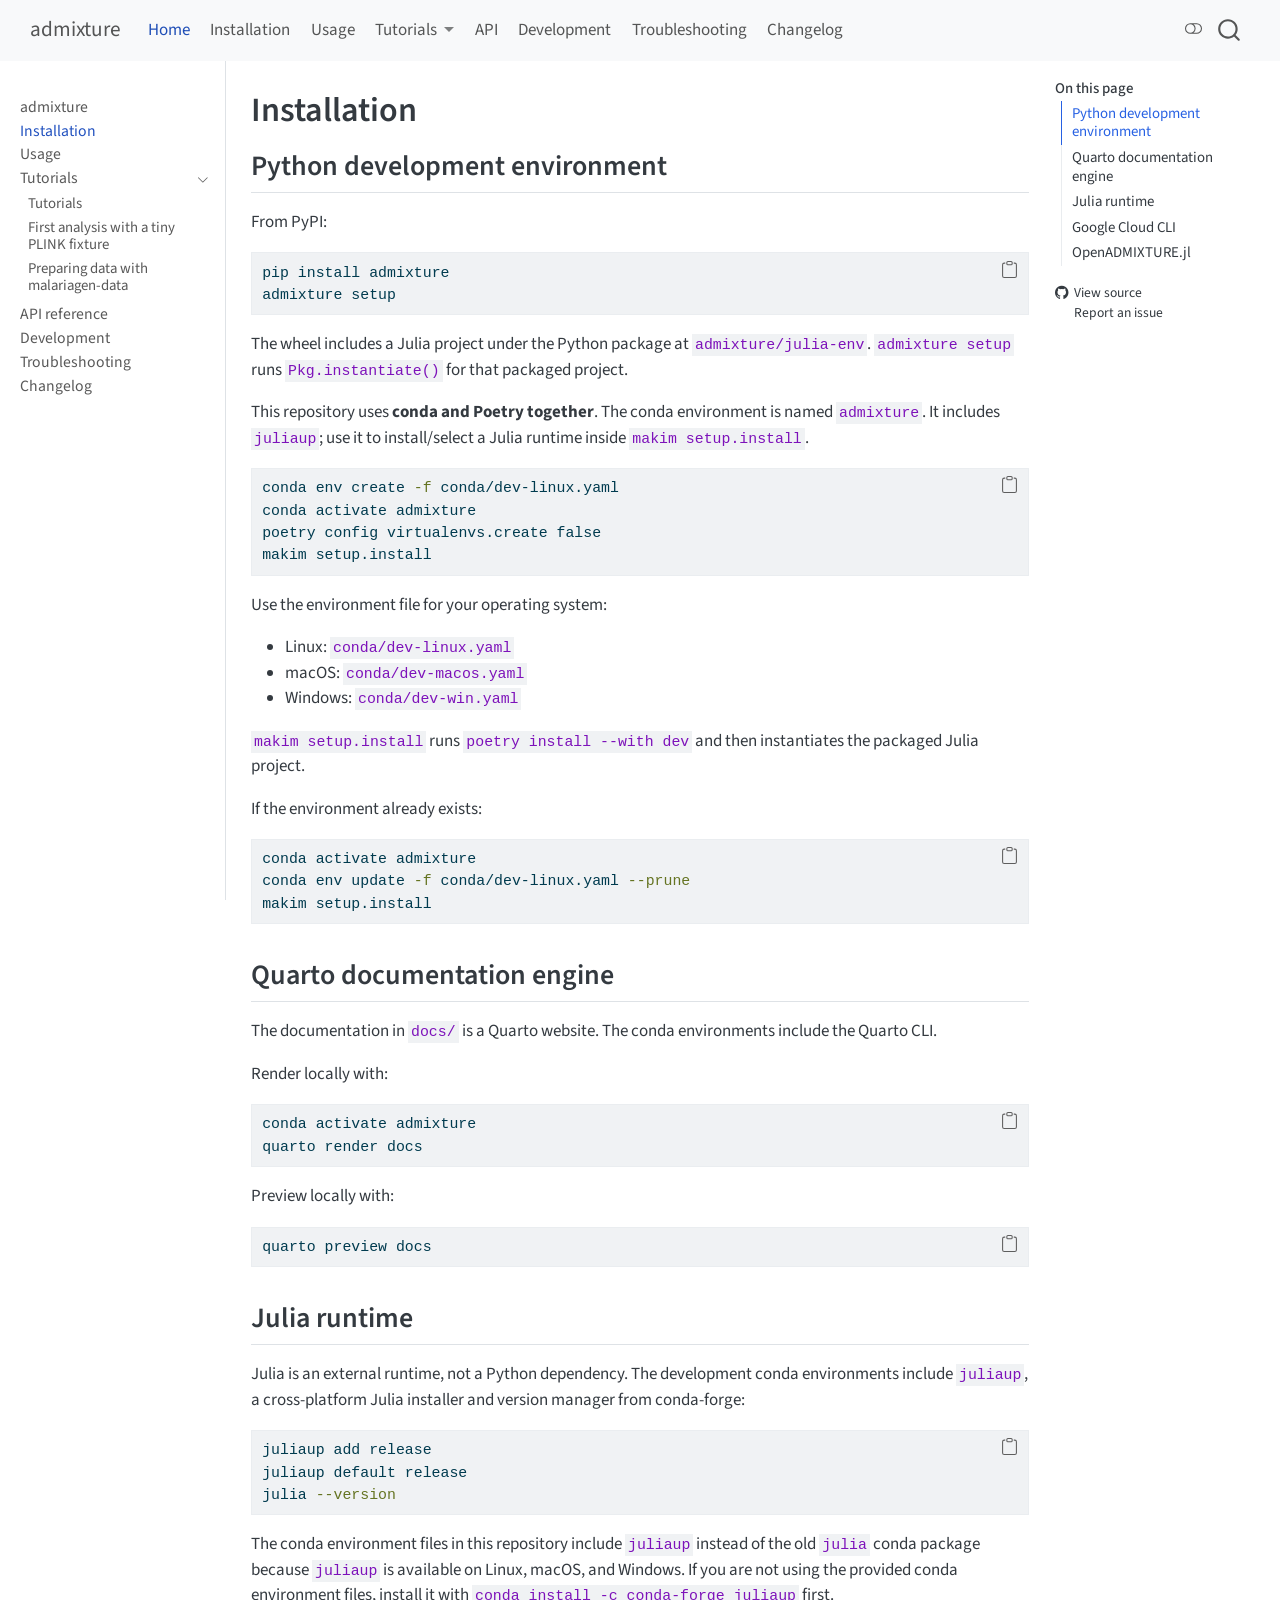
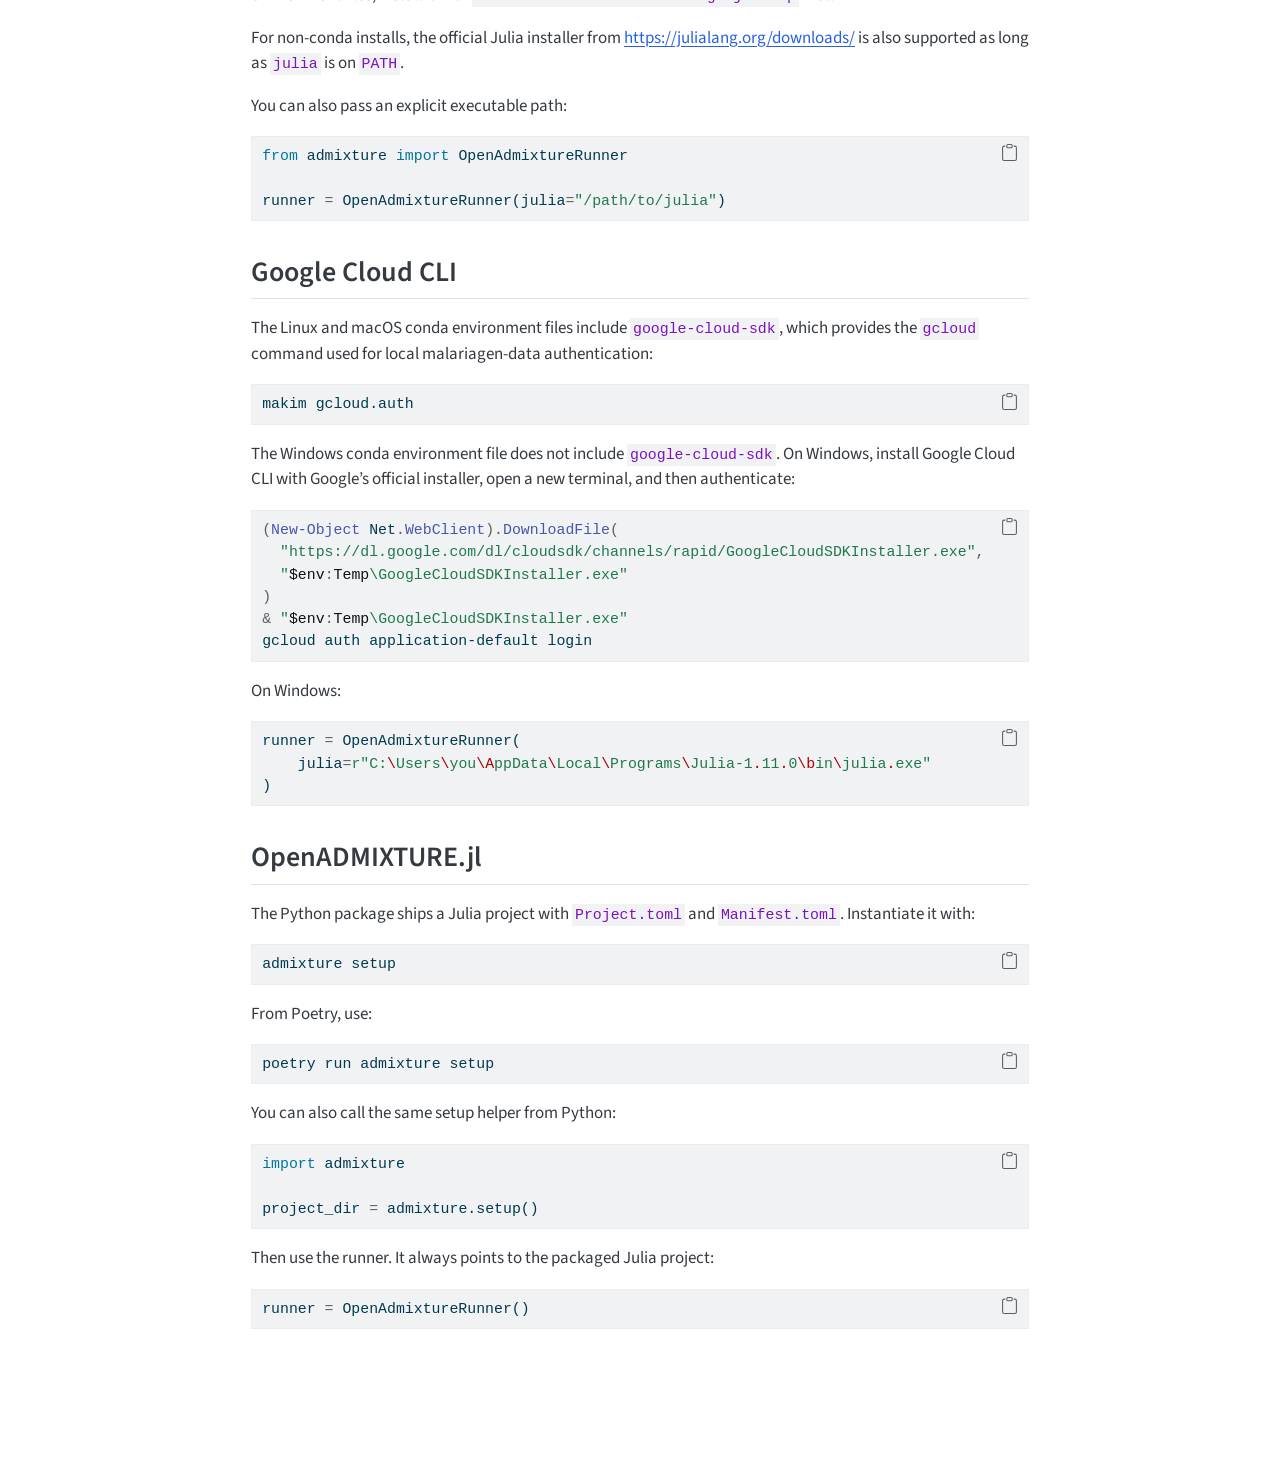
<file: installation.html>
<!DOCTYPE html>
<html xmlns="http://www.w3.org/1999/xhtml" lang="en" xml:lang="en"><head>

<meta charset="utf-8">
<meta name="generator" content="quarto-1.9.37">

<meta name="viewport" content="width=device-width, initial-scale=1.0, user-scalable=yes">


<title>Installation – admixture</title>
<style>
/* Default styles provided by pandoc.
** See https://pandoc.org/MANUAL.html#variables-for-html for config info.
*/
code{white-space: pre-wrap;}
span.smallcaps{font-variant: small-caps;}
div.columns{display: flex; gap: min(4vw, 1.5em);}
div.column{flex: auto; overflow-x: auto;}
div.hanging-indent{margin-left: 1.5em; text-indent: -1.5em;}
ul.task-list{list-style: none;}
ul.task-list li input[type="checkbox"] {
  width: 0.8em;
  margin: 0 0.8em 0.2em -1em; /* quarto-specific, see https://github.com/quarto-dev/quarto-cli/issues/4556 */ 
  vertical-align: middle;
}
/* CSS for syntax highlighting */
html { -webkit-text-size-adjust: 100%; }
pre > code.sourceCode { white-space: pre; position: relative; }
pre > code.sourceCode > span { display: inline-block; line-height: 1.25; }
pre > code.sourceCode > span:empty { height: 1.2em; }
.sourceCode { overflow: visible; }
code.sourceCode > span { color: inherit; text-decoration: inherit; }
div.sourceCode { margin: 1em 0; }
pre.sourceCode { margin: 0; }
@media screen {
div.sourceCode { overflow: auto; }
}
@media print {
pre > code.sourceCode { white-space: pre-wrap; }
pre > code.sourceCode > span { text-indent: -5em; padding-left: 5em; }
}
pre.numberSource code
  { counter-reset: source-line 0; }
pre.numberSource code > span
  { position: relative; left: -4em; counter-increment: source-line; }
pre.numberSource code > span > a:first-child::before
  { content: counter(source-line);
    position: relative; left: -1em; text-align: right; vertical-align: baseline;
    border: none; display: inline-block;
    -webkit-touch-callout: none; -webkit-user-select: none;
    -khtml-user-select: none; -moz-user-select: none;
    -ms-user-select: none; user-select: none;
    padding: 0 4px; width: 4em;
  }
pre.numberSource { margin-left: 3em;  padding-left: 4px; }
div.sourceCode
  {   }
@media screen {
pre > code.sourceCode > span > a:first-child::before { text-decoration: underline; }
}
</style>


<script src="site_libs/quarto-nav/quarto-nav.js"></script>
<script src="site_libs/quarto-nav/headroom.min.js"></script>
<script src="site_libs/clipboard/clipboard.min.js"></script>
<script src="site_libs/quarto-search/autocomplete.umd.js"></script>
<script src="site_libs/quarto-search/fuse.min.js"></script>
<script src="site_libs/quarto-search/quarto-search.js"></script>
<meta name="quarto:offset" content="./">
<script src="site_libs/quarto-html/quarto.js" type="module"></script>
<script src="site_libs/quarto-html/tabsets/tabsets.js" type="module"></script>
<script src="site_libs/quarto-html/popper.min.js"></script>
<script src="site_libs/quarto-html/tippy.umd.min.js"></script>
<script src="site_libs/quarto-html/anchor.min.js"></script>
<link href="site_libs/quarto-html/tippy.css" rel="stylesheet">
<link href="site_libs/quarto-html/quarto-syntax-highlighting-7f8f88aac4f3542376d5c11b86a4c14d.css" rel="stylesheet" class="quarto-color-scheme" id="quarto-text-highlighting-styles">
<link href="site_libs/quarto-html/quarto-syntax-highlighting-dark-d0ae9245876894da5ac7e18953ecc5cc.css" rel="stylesheet" class="quarto-color-scheme quarto-color-alternate" id="quarto-text-highlighting-styles">
<link href="site_libs/quarto-html/quarto-syntax-highlighting-7f8f88aac4f3542376d5c11b86a4c14d.css" rel="stylesheet" class="quarto-color-scheme-extra" id="quarto-text-highlighting-styles">
<script src="site_libs/bootstrap/bootstrap.min.js"></script>
<link href="site_libs/bootstrap/bootstrap-icons.css" rel="stylesheet">
<link href="site_libs/bootstrap/bootstrap-312b66175a1f02a035263df1a0cb5ed4.min.css" rel="stylesheet" append-hash="true" class="quarto-color-scheme" id="quarto-bootstrap" data-mode="light">
<link href="site_libs/bootstrap/bootstrap-dark-2661a967893d218e067e3942bae9aae7.min.css" rel="stylesheet" append-hash="true" class="quarto-color-scheme quarto-color-alternate" id="quarto-bootstrap" data-mode="dark">
<link href="site_libs/bootstrap/bootstrap-312b66175a1f02a035263df1a0cb5ed4.min.css" rel="stylesheet" append-hash="true" class="quarto-color-scheme-extra" id="quarto-bootstrap" data-mode="light">
<script id="quarto-search-options" type="application/json">{
  "location": "navbar",
  "copy-button": false,
  "collapse-after": 3,
  "panel-placement": "end",
  "type": "overlay",
  "limit": 50,
  "keyboard-shortcut": [
    "f",
    "/",
    "s"
  ],
  "show-item-context": false,
  "language": {
    "search-no-results-text": "No results",
    "search-matching-documents-text": "matching documents",
    "search-copy-link-title": "Copy link to search",
    "search-hide-matches-text": "Hide additional matches",
    "search-more-match-text": "more match in this document",
    "search-more-matches-text": "more matches in this document",
    "search-clear-button-title": "Clear",
    "search-text-placeholder": "",
    "search-detached-cancel-button-title": "Cancel",
    "search-submit-button-title": "Submit",
    "search-label": "Search"
  }
}</script>


<link rel="stylesheet" href="styles.css">
</head>

<body class="nav-sidebar docked nav-fixed quarto-light"><script id="quarto-html-before-body" type="application/javascript">
    const toggleBodyColorMode = (bsSheetEl) => {
      const mode = bsSheetEl.getAttribute("data-mode");
      const bodyEl = window.document.querySelector("body");
      if (mode === "dark") {
        bodyEl.classList.add("quarto-dark");
        bodyEl.classList.remove("quarto-light");
      } else {
        bodyEl.classList.add("quarto-light");
        bodyEl.classList.remove("quarto-dark");
      }
    }
    const toggleBodyColorPrimary = () => {
      const bsSheetEl = window.document.querySelector("link#quarto-bootstrap:not([rel=disabled-stylesheet])");
      if (bsSheetEl) {
        toggleBodyColorMode(bsSheetEl);
      }
    }
    const setColorSchemeToggle = (alternate) => {
      const toggles = window.document.querySelectorAll('.quarto-color-scheme-toggle');
      for (let i=0; i < toggles.length; i++) {
        const toggle = toggles[i];
        if (toggle) {
          if (alternate) {
            toggle.classList.add("alternate");
          } else {
            toggle.classList.remove("alternate");
          }
        }
      }
    };
    const toggleColorMode = (alternate) => {
      // Switch the stylesheets
      const primaryStylesheets = window.document.querySelectorAll('link.quarto-color-scheme:not(.quarto-color-alternate)');
      const alternateStylesheets = window.document.querySelectorAll('link.quarto-color-scheme.quarto-color-alternate');
      manageTransitions('#quarto-margin-sidebar .nav-link', false);
      if (alternate) {
        // note: dark is layered on light, we don't disable primary!
        enableStylesheet(alternateStylesheets);
        for (const sheetNode of alternateStylesheets) {
          if (sheetNode.id === "quarto-bootstrap") {
            toggleBodyColorMode(sheetNode);
          }
        }
      } else {
        disableStylesheet(alternateStylesheets);
        enableStylesheet(primaryStylesheets)
        toggleBodyColorPrimary();
      }
      manageTransitions('#quarto-margin-sidebar .nav-link', true);
      // Switch the toggles
      setColorSchemeToggle(alternate)
      // Hack to workaround the fact that safari doesn't
      // properly recolor the scrollbar when toggling (#1455)
      if (navigator.userAgent.indexOf('Safari') > 0 && navigator.userAgent.indexOf('Chrome') == -1) {
        manageTransitions("body", false);
        window.scrollTo(0, 1);
        setTimeout(() => {
          window.scrollTo(0, 0);
          manageTransitions("body", true);
        }, 40);
      }
    }
    const disableStylesheet = (stylesheets) => {
      for (let i=0; i < stylesheets.length; i++) {
        const stylesheet = stylesheets[i];
        stylesheet.rel = 'disabled-stylesheet';
      }
    }
    const enableStylesheet = (stylesheets) => {
      for (let i=0; i < stylesheets.length; i++) {
        const stylesheet = stylesheets[i];
        if(stylesheet.rel !== 'stylesheet') { // for Chrome, which will still FOUC without this check
          stylesheet.rel = 'stylesheet';
        }
      }
    }
    const manageTransitions = (selector, allowTransitions) => {
      const els = window.document.querySelectorAll(selector);
      for (let i=0; i < els.length; i++) {
        const el = els[i];
        if (allowTransitions) {
          el.classList.remove('notransition');
        } else {
          el.classList.add('notransition');
        }
      }
    }
    const isFileUrl = () => {
      return window.location.protocol === 'file:';
    }
    const hasAlternateSentinel = () => {
      let styleSentinel = getColorSchemeSentinel();
      if (styleSentinel !== null) {
        return styleSentinel === "alternate";
      } else {
        return false;
      }
    }
    const setStyleSentinel = (alternate) => {
      const value = alternate ? "alternate" : "default";
      if (!isFileUrl()) {
        window.localStorage.setItem("quarto-color-scheme", value);
      } else {
        localAlternateSentinel = value;
      }
    }
    const getColorSchemeSentinel = () => {
      if (!isFileUrl()) {
        const storageValue = window.localStorage.getItem("quarto-color-scheme");
        return storageValue != null ? storageValue : localAlternateSentinel;
      } else {
        return localAlternateSentinel;
      }
    }
    const toggleGiscusIfUsed = (isAlternate, darkModeDefault) => {
      const baseTheme = document.querySelector('#giscus-base-theme')?.value ?? 'light';
      const alternateTheme = document.querySelector('#giscus-alt-theme')?.value ?? 'dark';
      let newTheme = '';
      if(authorPrefersDark) {
        newTheme = isAlternate ? baseTheme : alternateTheme;
      } else {
        newTheme = isAlternate ? alternateTheme : baseTheme;
      }
      const changeGiscusTheme = () => {
        // From: https://github.com/giscus/giscus/issues/336
        const sendMessage = (message) => {
          const iframe = document.querySelector('iframe.giscus-frame');
          if (!iframe) return;
          iframe.contentWindow.postMessage({ giscus: message }, 'https://giscus.app');
        }
        sendMessage({
          setConfig: {
            theme: newTheme
          }
        });
      }
      const isGiscussLoaded = window.document.querySelector('iframe.giscus-frame') !== null;
      if (isGiscussLoaded) {
        changeGiscusTheme();
      }
    };
    const authorPrefersDark = false;
    const darkModeDefault = authorPrefersDark;
      document.querySelector('link#quarto-text-highlighting-styles.quarto-color-scheme-extra').rel = 'disabled-stylesheet';
      document.querySelector('link#quarto-bootstrap.quarto-color-scheme-extra').rel = 'disabled-stylesheet';
    let localAlternateSentinel = darkModeDefault ? 'alternate' : 'default';
    // Dark / light mode switch
    window.quartoToggleColorScheme = () => {
      // Read the current dark / light value
      let toAlternate = !hasAlternateSentinel();
      toggleColorMode(toAlternate);
      setStyleSentinel(toAlternate);
      toggleGiscusIfUsed(toAlternate, darkModeDefault);
      window.dispatchEvent(new Event('resize'));
    };
    // Switch to dark mode if need be
    if (hasAlternateSentinel()) {
      toggleColorMode(true);
    } else {
      toggleColorMode(false);
    }
  </script>

<div id="quarto-search-results"></div>
  <header id="quarto-header" class="headroom fixed-top">
    <nav class="navbar navbar-expand-lg " data-bs-theme="dark">
      <div class="navbar-container container-fluid">
      <div class="navbar-brand-container mx-auto">
    <a class="navbar-brand" href="./index.html">
    <span class="navbar-title">admixture</span>
    </a>
  </div>
            <div id="quarto-search" class="" title="Search"></div>
          <button class="navbar-toggler" type="button" data-bs-toggle="collapse" data-bs-target="#navbarCollapse" aria-controls="navbarCollapse" role="menu" aria-expanded="false" aria-label="Toggle navigation" onclick="if (window.quartoToggleHeadroom) { window.quartoToggleHeadroom(); }">
  <span class="navbar-toggler-icon"></span>
</button>
          <div class="collapse navbar-collapse" id="navbarCollapse">
            <ul class="navbar-nav navbar-nav-scroll me-auto">
  <li class="nav-item">
    <a class="nav-link active" href="./index.html" aria-current="page"> 
<span class="menu-text">Home</span></a>
  </li>  
  <li class="nav-item">
    <a class="nav-link" href="./installation.html"> 
<span class="menu-text">Installation</span></a>
  </li>  
  <li class="nav-item">
    <a class="nav-link" href="./usage.html"> 
<span class="menu-text">Usage</span></a>
  </li>  
  <li class="nav-item dropdown ">
    <a class="nav-link dropdown-toggle" href="#" id="nav-menu-tutorials" role="link" data-bs-toggle="dropdown" aria-expanded="false">
 <span class="menu-text">Tutorials</span>
    </a>
    <ul class="dropdown-menu" aria-labelledby="nav-menu-tutorials">    
        <li>
    <a class="dropdown-item" href="./tutorials/index.html">
 <span class="dropdown-text">Overview</span></a>
  </li>  
        <li>
    <a class="dropdown-item" href="./tutorials/first-analysis.html">
 <span class="dropdown-text">First analysis</span></a>
  </li>  
        <li>
    <a class="dropdown-item" href="./tutorials/malariagen-data.html">
 <span class="dropdown-text">malariagen-data</span></a>
  </li>  
    </ul>
  </li>
  <li class="nav-item">
    <a class="nav-link" href="./api.html"> 
<span class="menu-text">API</span></a>
  </li>  
  <li class="nav-item">
    <a class="nav-link" href="./development.html"> 
<span class="menu-text">Development</span></a>
  </li>  
  <li class="nav-item">
    <a class="nav-link" href="./troubleshooting.html"> 
<span class="menu-text">Troubleshooting</span></a>
  </li>  
  <li class="nav-item">
    <a class="nav-link" href="./changelog.html"> 
<span class="menu-text">Changelog</span></a>
  </li>  
</ul>
          </div> <!-- /navcollapse -->
            <div class="quarto-navbar-tools">
  <a href="" class="quarto-color-scheme-toggle quarto-navigation-tool  px-1" onclick="window.quartoToggleColorScheme(); return false;" title="Toggle dark mode"><i class="bi"></i></a>
</div>
      </div> <!-- /container-fluid -->
    </nav>
  <nav class="quarto-secondary-nav">
    <div class="container-fluid d-flex">
      <button type="button" class="quarto-btn-toggle btn" data-bs-toggle="collapse" role="button" data-bs-target=".quarto-sidebar-collapse-item" aria-controls="quarto-sidebar" aria-expanded="false" aria-label="Toggle sidebar navigation" onclick="if (window.quartoToggleHeadroom) { window.quartoToggleHeadroom(); }">
        <i class="bi bi-layout-text-sidebar-reverse"></i>
      </button>
        <nav class="quarto-page-breadcrumbs" aria-label="breadcrumb"><ol class="breadcrumb"><li class="breadcrumb-item"><a href="./installation.html">Installation</a></li></ol></nav>
        <a class="flex-grow-1" role="navigation" data-bs-toggle="collapse" data-bs-target=".quarto-sidebar-collapse-item" aria-controls="quarto-sidebar" aria-expanded="false" aria-label="Toggle sidebar navigation" onclick="if (window.quartoToggleHeadroom) { window.quartoToggleHeadroom(); }">      
        </a>
    </div>
  </nav>
</header>
<!-- content -->
<div id="quarto-content" class="quarto-container page-columns page-rows-contents page-layout-article page-navbar">
<!-- sidebar -->
  <nav id="quarto-sidebar" class="sidebar collapse collapse-horizontal quarto-sidebar-collapse-item sidebar-navigation docked overflow-auto">
    <div class="sidebar-menu-container"> 
    <ul class="list-unstyled mt-1">
        <li class="sidebar-item">
  <div class="sidebar-item-container"> 
  <a href="./index.html" class="sidebar-item-text sidebar-link">
 <span class="menu-text">admixture</span></a>
  </div>
</li>
        <li class="sidebar-item">
  <div class="sidebar-item-container"> 
  <a href="./installation.html" class="sidebar-item-text sidebar-link active">
 <span class="menu-text">Installation</span></a>
  </div>
</li>
        <li class="sidebar-item">
  <div class="sidebar-item-container"> 
  <a href="./usage.html" class="sidebar-item-text sidebar-link">
 <span class="menu-text">Usage</span></a>
  </div>
</li>
        <li class="sidebar-item sidebar-item-section">
      <div class="sidebar-item-container"> 
            <a class="sidebar-item-text sidebar-link text-start" data-bs-toggle="collapse" data-bs-target="#quarto-sidebar-section-1" role="navigation" aria-expanded="true">
 <span class="menu-text">Tutorials</span></a>
          <a class="sidebar-item-toggle text-start" data-bs-toggle="collapse" data-bs-target="#quarto-sidebar-section-1" role="navigation" aria-expanded="true" aria-label="Toggle section">
            <i class="bi bi-chevron-right ms-2"></i>
          </a> 
      </div>
      <ul id="quarto-sidebar-section-1" class="collapse list-unstyled sidebar-section depth1 show">  
          <li class="sidebar-item">
  <div class="sidebar-item-container"> 
  <a href="./tutorials/index.html" class="sidebar-item-text sidebar-link">
 <span class="menu-text">Tutorials</span></a>
  </div>
</li>
          <li class="sidebar-item">
  <div class="sidebar-item-container"> 
  <a href="./tutorials/first-analysis.html" class="sidebar-item-text sidebar-link">
 <span class="menu-text">First analysis with a tiny PLINK fixture</span></a>
  </div>
</li>
          <li class="sidebar-item">
  <div class="sidebar-item-container"> 
  <a href="./tutorials/malariagen-data.html" class="sidebar-item-text sidebar-link">
 <span class="menu-text">Preparing data with malariagen-data</span></a>
  </div>
</li>
      </ul>
  </li>
        <li class="sidebar-item">
  <div class="sidebar-item-container"> 
  <a href="./api.html" class="sidebar-item-text sidebar-link">
 <span class="menu-text">API reference</span></a>
  </div>
</li>
        <li class="sidebar-item">
  <div class="sidebar-item-container"> 
  <a href="./development.html" class="sidebar-item-text sidebar-link">
 <span class="menu-text">Development</span></a>
  </div>
</li>
        <li class="sidebar-item">
  <div class="sidebar-item-container"> 
  <a href="./troubleshooting.html" class="sidebar-item-text sidebar-link">
 <span class="menu-text">Troubleshooting</span></a>
  </div>
</li>
        <li class="sidebar-item">
  <div class="sidebar-item-container"> 
  <a href="./changelog.html" class="sidebar-item-text sidebar-link">
 <span class="menu-text">Changelog</span></a>
  </div>
</li>
    </ul>
    </div>
</nav>
<div id="quarto-sidebar-glass" class="quarto-sidebar-collapse-item" data-bs-toggle="collapse" data-bs-target=".quarto-sidebar-collapse-item"></div>
<!-- margin-sidebar -->
    <div id="quarto-margin-sidebar" class="sidebar margin-sidebar">
        <nav id="TOC" role="doc-toc" class="toc-active">
    <h2 id="toc-title">On this page</h2>
   
  <ul>
  <li><a href="#python-development-environment" id="toc-python-development-environment" class="nav-link active" data-scroll-target="#python-development-environment">Python development environment</a></li>
  <li><a href="#quarto-documentation-engine" id="toc-quarto-documentation-engine" class="nav-link" data-scroll-target="#quarto-documentation-engine">Quarto documentation engine</a></li>
  <li><a href="#julia-runtime" id="toc-julia-runtime" class="nav-link" data-scroll-target="#julia-runtime">Julia runtime</a></li>
  <li><a href="#google-cloud-cli" id="toc-google-cloud-cli" class="nav-link" data-scroll-target="#google-cloud-cli">Google Cloud CLI</a></li>
  <li><a href="#openadmixture.jl" id="toc-openadmixture.jl" class="nav-link" data-scroll-target="#openadmixture.jl">OpenADMIXTURE.jl</a></li>
  </ul>
<div class="toc-actions"><ul><li><a href="https://github.com/osl-incubatoradmixture/blob/main/installation.qmd" class="toc-action"><i class="bi bi-github"></i>View source</a></li><li><a href="https://github.com/osl-incubatoradmixture/issues/new" class="toc-action"><i class="bi empty"></i>Report an issue</a></li></ul></div></nav>
    </div>
<!-- main -->
<main class="content" id="quarto-document-content">


<header id="title-block-header" class="quarto-title-block default">
<div class="quarto-title">
<h1 class="title">Installation</h1>
</div>



<div class="quarto-title-meta">

    
  
    
  </div>
  


</header>


<section id="python-development-environment" class="level2">
<h2 class="anchored" data-anchor-id="python-development-environment">Python development environment</h2>
<p>From PyPI:</p>
<div class="code-copy-outer-scaffold"><div class="sourceCode" id="cb1"><pre class="sourceCode bash code-with-copy"><code class="sourceCode bash"><span id="cb1-1"><a href="#cb1-1" aria-hidden="true" tabindex="-1"></a><span class="ex">pip</span> install admixture</span>
<span id="cb1-2"><a href="#cb1-2" aria-hidden="true" tabindex="-1"></a><span class="ex">admixture</span> setup</span></code></pre></div><button title="Copy to Clipboard" class="code-copy-button"><i class="bi"></i></button></div>
<p>The wheel includes a Julia project under the Python package at <code>admixture/julia-env</code>. <code>admixture setup</code> runs <code>Pkg.instantiate()</code> for that packaged project.</p>
<p>This repository uses <strong>conda and Poetry together</strong>. The conda environment is named <code>admixture</code>. It includes <code>juliaup</code>; use it to install/select a Julia runtime inside <code>makim setup.install</code>.</p>
<div class="code-copy-outer-scaffold"><div class="sourceCode" id="cb2"><pre class="sourceCode bash code-with-copy"><code class="sourceCode bash"><span id="cb2-1"><a href="#cb2-1" aria-hidden="true" tabindex="-1"></a><span class="ex">conda</span> env create <span class="at">-f</span> conda/dev-linux.yaml</span>
<span id="cb2-2"><a href="#cb2-2" aria-hidden="true" tabindex="-1"></a><span class="ex">conda</span> activate admixture</span>
<span id="cb2-3"><a href="#cb2-3" aria-hidden="true" tabindex="-1"></a><span class="ex">poetry</span> config virtualenvs.create false</span>
<span id="cb2-4"><a href="#cb2-4" aria-hidden="true" tabindex="-1"></a><span class="ex">makim</span> setup.install</span></code></pre></div><button title="Copy to Clipboard" class="code-copy-button"><i class="bi"></i></button></div>
<p>Use the environment file for your operating system:</p>
<ul>
<li>Linux: <code>conda/dev-linux.yaml</code></li>
<li>macOS: <code>conda/dev-macos.yaml</code></li>
<li>Windows: <code>conda/dev-win.yaml</code></li>
</ul>
<p><code>makim setup.install</code> runs <code>poetry install --with dev</code> and then instantiates the packaged Julia project.</p>
<p>If the environment already exists:</p>
<div class="code-copy-outer-scaffold"><div class="sourceCode" id="cb3"><pre class="sourceCode bash code-with-copy"><code class="sourceCode bash"><span id="cb3-1"><a href="#cb3-1" aria-hidden="true" tabindex="-1"></a><span class="ex">conda</span> activate admixture</span>
<span id="cb3-2"><a href="#cb3-2" aria-hidden="true" tabindex="-1"></a><span class="ex">conda</span> env update <span class="at">-f</span> conda/dev-linux.yaml <span class="at">--prune</span></span>
<span id="cb3-3"><a href="#cb3-3" aria-hidden="true" tabindex="-1"></a><span class="ex">makim</span> setup.install</span></code></pre></div><button title="Copy to Clipboard" class="code-copy-button"><i class="bi"></i></button></div>
</section>
<section id="quarto-documentation-engine" class="level2">
<h2 class="anchored" data-anchor-id="quarto-documentation-engine">Quarto documentation engine</h2>
<p>The documentation in <code>docs/</code> is a Quarto website. The conda environments include the Quarto CLI.</p>
<p>Render locally with:</p>
<div class="code-copy-outer-scaffold"><div class="sourceCode" id="cb4"><pre class="sourceCode bash code-with-copy"><code class="sourceCode bash"><span id="cb4-1"><a href="#cb4-1" aria-hidden="true" tabindex="-1"></a><span class="ex">conda</span> activate admixture</span>
<span id="cb4-2"><a href="#cb4-2" aria-hidden="true" tabindex="-1"></a><span class="ex">quarto</span> render docs</span></code></pre></div><button title="Copy to Clipboard" class="code-copy-button"><i class="bi"></i></button></div>
<p>Preview locally with:</p>
<div class="code-copy-outer-scaffold"><div class="sourceCode" id="cb5"><pre class="sourceCode bash code-with-copy"><code class="sourceCode bash"><span id="cb5-1"><a href="#cb5-1" aria-hidden="true" tabindex="-1"></a><span class="ex">quarto</span> preview docs</span></code></pre></div><button title="Copy to Clipboard" class="code-copy-button"><i class="bi"></i></button></div>
</section>
<section id="julia-runtime" class="level2">
<h2 class="anchored" data-anchor-id="julia-runtime">Julia runtime</h2>
<p>Julia is an external runtime, not a Python dependency. The development conda environments include <code>juliaup</code>, a cross-platform Julia installer and version manager from conda-forge:</p>
<div class="code-copy-outer-scaffold"><div class="sourceCode" id="cb6"><pre class="sourceCode bash code-with-copy"><code class="sourceCode bash"><span id="cb6-1"><a href="#cb6-1" aria-hidden="true" tabindex="-1"></a><span class="ex">juliaup</span> add release</span>
<span id="cb6-2"><a href="#cb6-2" aria-hidden="true" tabindex="-1"></a><span class="ex">juliaup</span> default release</span>
<span id="cb6-3"><a href="#cb6-3" aria-hidden="true" tabindex="-1"></a><span class="ex">julia</span> <span class="at">--version</span></span></code></pre></div><button title="Copy to Clipboard" class="code-copy-button"><i class="bi"></i></button></div>
<p>The conda environment files in this repository include <code>juliaup</code> instead of the old <code>julia</code> conda package because <code>juliaup</code> is available on Linux, macOS, and Windows. If you are not using the provided conda environment files, install it with <code>conda install -c conda-forge juliaup</code> first.</p>
<p>For non-conda installs, the official Julia installer from <a href="https://julialang.org/downloads/" class="uri">https://julialang.org/downloads/</a> is also supported as long as <code>julia</code> is on <code>PATH</code>.</p>
<p>You can also pass an explicit executable path:</p>
<div class="code-copy-outer-scaffold"><div class="sourceCode" id="cb7"><pre class="sourceCode python code-with-copy"><code class="sourceCode python"><span id="cb7-1"><a href="#cb7-1" aria-hidden="true" tabindex="-1"></a><span class="im">from</span> admixture <span class="im">import</span> OpenAdmixtureRunner</span>
<span id="cb7-2"><a href="#cb7-2" aria-hidden="true" tabindex="-1"></a></span>
<span id="cb7-3"><a href="#cb7-3" aria-hidden="true" tabindex="-1"></a>runner <span class="op">=</span> OpenAdmixtureRunner(julia<span class="op">=</span><span class="st">"/path/to/julia"</span>)</span></code></pre></div><button title="Copy to Clipboard" class="code-copy-button"><i class="bi"></i></button></div>
</section>
<section id="google-cloud-cli" class="level2">
<h2 class="anchored" data-anchor-id="google-cloud-cli">Google Cloud CLI</h2>
<p>The Linux and macOS conda environment files include <code>google-cloud-sdk</code>, which provides the <code>gcloud</code> command used for local malariagen-data authentication:</p>
<div class="code-copy-outer-scaffold"><div class="sourceCode" id="cb8"><pre class="sourceCode bash code-with-copy"><code class="sourceCode bash"><span id="cb8-1"><a href="#cb8-1" aria-hidden="true" tabindex="-1"></a><span class="ex">makim</span> gcloud.auth</span></code></pre></div><button title="Copy to Clipboard" class="code-copy-button"><i class="bi"></i></button></div>
<p>The Windows conda environment file does not include <code>google-cloud-sdk</code>. On Windows, install Google Cloud CLI with Google’s official installer, open a new terminal, and then authenticate:</p>
<div class="code-copy-outer-scaffold"><div class="sourceCode" id="cb9"><pre class="sourceCode powershell code-with-copy"><code class="sourceCode powershell"><span id="cb9-1"><a href="#cb9-1" aria-hidden="true" tabindex="-1"></a><span class="op">(</span><span class="fu">New-Object</span> Net<span class="op">.</span><span class="fu">WebClient</span><span class="op">).</span><span class="fu">DownloadFile</span><span class="op">(</span></span>
<span id="cb9-2"><a href="#cb9-2" aria-hidden="true" tabindex="-1"></a>  <span class="st">"https://dl.google.com/dl/cloudsdk/channels/rapid/GoogleCloudSDKInstaller.exe"</span><span class="op">,</span></span>
<span id="cb9-3"><a href="#cb9-3" aria-hidden="true" tabindex="-1"></a>  <span class="st">"</span><span class="va">$env</span><span class="op">:</span><span class="va">Temp</span><span class="st">\GoogleCloudSDKInstaller.exe"</span></span>
<span id="cb9-4"><a href="#cb9-4" aria-hidden="true" tabindex="-1"></a><span class="op">)</span></span>
<span id="cb9-5"><a href="#cb9-5" aria-hidden="true" tabindex="-1"></a><span class="op">&amp;</span> <span class="st">"</span><span class="va">$env</span><span class="op">:</span><span class="va">Temp</span><span class="st">\GoogleCloudSDKInstaller.exe"</span></span>
<span id="cb9-6"><a href="#cb9-6" aria-hidden="true" tabindex="-1"></a>gcloud auth application-default login</span></code></pre></div><button title="Copy to Clipboard" class="code-copy-button"><i class="bi"></i></button></div>
<p>On Windows:</p>
<div class="code-copy-outer-scaffold"><div class="sourceCode" id="cb10"><pre class="sourceCode python code-with-copy"><code class="sourceCode python"><span id="cb10-1"><a href="#cb10-1" aria-hidden="true" tabindex="-1"></a>runner <span class="op">=</span> OpenAdmixtureRunner(</span>
<span id="cb10-2"><a href="#cb10-2" aria-hidden="true" tabindex="-1"></a>    julia<span class="op">=</span><span class="vs">r"C:</span><span class="er">\</span><span class="vs">Users</span><span class="er">\</span><span class="vs">you</span><span class="dv">\A</span><span class="vs">ppData</span><span class="er">\</span><span class="vs">Local</span><span class="er">\</span><span class="vs">Programs</span><span class="er">\</span><span class="vs">Julia-1</span><span class="dv">.</span><span class="vs">11</span><span class="dv">.</span><span class="vs">0</span><span class="dv">\b</span><span class="vs">in</span><span class="er">\</span><span class="vs">julia</span><span class="dv">.</span><span class="vs">exe"</span></span>
<span id="cb10-3"><a href="#cb10-3" aria-hidden="true" tabindex="-1"></a>)</span></code></pre></div><button title="Copy to Clipboard" class="code-copy-button"><i class="bi"></i></button></div>
</section>
<section id="openadmixture.jl" class="level2">
<h2 class="anchored" data-anchor-id="openadmixture.jl">OpenADMIXTURE.jl</h2>
<p>The Python package ships a Julia project with <code>Project.toml</code> and <code>Manifest.toml</code>. Instantiate it with:</p>
<div class="code-copy-outer-scaffold"><div class="sourceCode" id="cb11"><pre class="sourceCode bash code-with-copy"><code class="sourceCode bash"><span id="cb11-1"><a href="#cb11-1" aria-hidden="true" tabindex="-1"></a><span class="ex">admixture</span> setup</span></code></pre></div><button title="Copy to Clipboard" class="code-copy-button"><i class="bi"></i></button></div>
<p>From Poetry, use:</p>
<div class="code-copy-outer-scaffold"><div class="sourceCode" id="cb12"><pre class="sourceCode bash code-with-copy"><code class="sourceCode bash"><span id="cb12-1"><a href="#cb12-1" aria-hidden="true" tabindex="-1"></a><span class="ex">poetry</span> run admixture setup</span></code></pre></div><button title="Copy to Clipboard" class="code-copy-button"><i class="bi"></i></button></div>
<p>You can also call the same setup helper from Python:</p>
<div class="code-copy-outer-scaffold"><div class="sourceCode" id="cb13"><pre class="sourceCode python code-with-copy"><code class="sourceCode python"><span id="cb13-1"><a href="#cb13-1" aria-hidden="true" tabindex="-1"></a><span class="im">import</span> admixture</span>
<span id="cb13-2"><a href="#cb13-2" aria-hidden="true" tabindex="-1"></a></span>
<span id="cb13-3"><a href="#cb13-3" aria-hidden="true" tabindex="-1"></a>project_dir <span class="op">=</span> admixture.setup()</span></code></pre></div><button title="Copy to Clipboard" class="code-copy-button"><i class="bi"></i></button></div>
<p>Then use the runner. It always points to the packaged Julia project:</p>
<div class="code-copy-outer-scaffold"><div class="sourceCode" id="cb14"><pre class="sourceCode python code-with-copy"><code class="sourceCode python"><span id="cb14-1"><a href="#cb14-1" aria-hidden="true" tabindex="-1"></a>runner <span class="op">=</span> OpenAdmixtureRunner()</span></code></pre></div><button title="Copy to Clipboard" class="code-copy-button"><i class="bi"></i></button></div>


</section>

</main> <!-- /main -->
<script id="quarto-html-after-body" type="application/javascript">
  window.document.addEventListener("DOMContentLoaded", function (event) {
    // Ensure there is a toggle, if there isn't float one in the top right
    if (window.document.querySelector('.quarto-color-scheme-toggle') === null) {
      const a = window.document.createElement('a');
      a.classList.add('top-right');
      a.classList.add('quarto-color-scheme-toggle');
      a.href = "";
      a.onclick = function() { try { window.quartoToggleColorScheme(); } catch {} return false; };
      const i = window.document.createElement("i");
      i.classList.add('bi');
      a.appendChild(i);
      window.document.body.appendChild(a);
    }
    setColorSchemeToggle(hasAlternateSentinel())
    const icon = "";
    const anchorJS = new window.AnchorJS();
    anchorJS.options = {
      placement: 'right',
      icon: icon
    };
    anchorJS.add('.anchored');
    const isCodeAnnotation = (el) => {
      for (const clz of el.classList) {
        if (clz.startsWith('code-annotation-')) {                     
          return true;
        }
      }
      return false;
    }
    const onCopySuccess = function(e) {
      // button target
      const button = e.trigger;
      // don't keep focus
      button.blur();
      // flash "checked"
      button.classList.add('code-copy-button-checked');
      var currentTitle = button.getAttribute("title");
      button.setAttribute("title", "Copied!");
      let tooltip;
      if (window.bootstrap) {
        button.setAttribute("data-bs-toggle", "tooltip");
        button.setAttribute("data-bs-placement", "left");
        button.setAttribute("data-bs-title", "Copied!");
        tooltip = new bootstrap.Tooltip(button, 
          { trigger: "manual", 
            customClass: "code-copy-button-tooltip",
            offset: [0, -8]});
        tooltip.show();    
      }
      setTimeout(function() {
        if (tooltip) {
          tooltip.hide();
          button.removeAttribute("data-bs-title");
          button.removeAttribute("data-bs-toggle");
          button.removeAttribute("data-bs-placement");
        }
        button.setAttribute("title", currentTitle);
        button.classList.remove('code-copy-button-checked');
      }, 1000);
      // clear code selection
      e.clearSelection();
    }
    const getTextToCopy = function(trigger) {
      const outerScaffold = trigger.parentElement.cloneNode(true);
      const codeEl = outerScaffold.querySelector('code');
      for (const childEl of codeEl.children) {
        if (isCodeAnnotation(childEl)) {
          childEl.remove();
        }
      }
      return codeEl.innerText;
    }
    const clipboard = new window.ClipboardJS('.code-copy-button:not([data-in-quarto-modal])', {
      text: getTextToCopy
    });
    clipboard.on('success', onCopySuccess);
    if (window.document.getElementById('quarto-embedded-source-code-modal')) {
      const clipboardModal = new window.ClipboardJS('.code-copy-button[data-in-quarto-modal]', {
        text: getTextToCopy,
        container: window.document.getElementById('quarto-embedded-source-code-modal')
      });
      clipboardModal.on('success', onCopySuccess);
    }
      var localhostRegex = new RegExp(/^(?:http|https):\/\/localhost\:?[0-9]*\//);
      var mailtoRegex = new RegExp(/^mailto:/);
        var filterRegex = new RegExp('/' + window.location.host + '/');
      var isInternal = (href) => {
          return filterRegex.test(href) || localhostRegex.test(href) || mailtoRegex.test(href);
      }
      // Inspect non-navigation links and adorn them if external
     var links = window.document.querySelectorAll('a[href]:not(.nav-link):not(.navbar-brand):not(.toc-action):not(.sidebar-link):not(.sidebar-item-toggle):not(.pagination-link):not(.no-external):not([aria-hidden]):not(.dropdown-item):not(.quarto-navigation-tool):not(.about-link)');
      for (var i=0; i<links.length; i++) {
        const link = links[i];
        if (!isInternal(link.href)) {
          // undo the damage that might have been done by quarto-nav.js in the case of
          // links that we want to consider external
          if (link.dataset.originalHref !== undefined) {
            link.href = link.dataset.originalHref;
          }
        }
      }
    function tippyHover(el, contentFn, onTriggerFn, onUntriggerFn) {
      const config = {
        allowHTML: true,
        maxWidth: 500,
        delay: 100,
        arrow: false,
        appendTo: function(el) {
            return el.parentElement;
        },
        interactive: true,
        interactiveBorder: 10,
        theme: 'quarto',
        placement: 'bottom-start',
      };
      if (contentFn) {
        config.content = contentFn;
      }
      if (onTriggerFn) {
        config.onTrigger = onTriggerFn;
      }
      if (onUntriggerFn) {
        config.onUntrigger = onUntriggerFn;
      }
      window.tippy(el, config); 
    }
    const noterefs = window.document.querySelectorAll('a[role="doc-noteref"]');
    for (var i=0; i<noterefs.length; i++) {
      const ref = noterefs[i];
      tippyHover(ref, function() {
        // use id or data attribute instead here
        let href = ref.getAttribute('data-footnote-href') || ref.getAttribute('href');
        try { href = new URL(href).hash; } catch {}
        const id = href.replace(/^#\/?/, "");
        const note = window.document.getElementById(id);
        if (note) {
          return note.innerHTML;
        } else {
          return "";
        }
      });
    }
    const xrefs = window.document.querySelectorAll('a.quarto-xref');
    const processXRef = (id, note) => {
      // Strip column container classes
      const stripColumnClz = (el) => {
        el.classList.remove("page-full", "page-columns");
        if (el.children) {
          for (const child of el.children) {
            stripColumnClz(child);
          }
        }
      }
      stripColumnClz(note)
      if (id === null || id.startsWith('sec-')) {
        // Special case sections, only their first couple elements
        const container = document.createElement("div");
        if (note.children && note.children.length > 2) {
          container.appendChild(note.children[0].cloneNode(true));
          for (let i = 1; i < note.children.length; i++) {
            const child = note.children[i];
            if (child.tagName === "P" && child.innerText === "") {
              continue;
            } else {
              container.appendChild(child.cloneNode(true));
              break;
            }
          }
          if (window.Quarto?.typesetMath) {
            window.Quarto.typesetMath(container);
          }
          return container.innerHTML
        } else {
          if (window.Quarto?.typesetMath) {
            window.Quarto.typesetMath(note);
          }
          return note.innerHTML;
        }
      } else {
        // Remove any anchor links if they are present
        const anchorLink = note.querySelector('a.anchorjs-link');
        if (anchorLink) {
          anchorLink.remove();
        }
        if (window.Quarto?.typesetMath) {
          window.Quarto.typesetMath(note);
        }
        if (note.classList.contains("callout")) {
          return note.outerHTML;
        } else {
          return note.innerHTML;
        }
      }
    }
    for (var i=0; i<xrefs.length; i++) {
      const xref = xrefs[i];
      tippyHover(xref, undefined, function(instance) {
        instance.disable();
        let url = xref.getAttribute('href');
        let hash = undefined; 
        if (url.startsWith('#')) {
          hash = url;
        } else {
          try { hash = new URL(url).hash; } catch {}
        }
        if (hash) {
          const id = hash.replace(/^#\/?/, "");
          const note = window.document.getElementById(id);
          if (note !== null) {
            try {
              const html = processXRef(id, note.cloneNode(true));
              instance.setContent(html);
            } finally {
              instance.enable();
              instance.show();
            }
          } else {
            // See if we can fetch this
            fetch(url.split('#')[0])
            .then(res => res.text())
            .then(html => {
              const parser = new DOMParser();
              const htmlDoc = parser.parseFromString(html, "text/html");
              const note = htmlDoc.getElementById(id);
              if (note !== null) {
                const html = processXRef(id, note);
                instance.setContent(html);
              } 
            }).finally(() => {
              instance.enable();
              instance.show();
            });
          }
        } else {
          // See if we can fetch a full url (with no hash to target)
          // This is a special case and we should probably do some content thinning / targeting
          fetch(url)
          .then(res => res.text())
          .then(html => {
            const parser = new DOMParser();
            const htmlDoc = parser.parseFromString(html, "text/html");
            const note = htmlDoc.querySelector('main.content');
            if (note !== null) {
              // This should only happen for chapter cross references
              // (since there is no id in the URL)
              // remove the first header
              if (note.children.length > 0 && note.children[0].tagName === "HEADER") {
                note.children[0].remove();
              }
              const html = processXRef(null, note);
              instance.setContent(html);
            } 
          }).finally(() => {
            instance.enable();
            instance.show();
          });
        }
      }, function(instance) {
      });
    }
        let selectedAnnoteEl;
        const selectorForAnnotation = ( cell, annotation) => {
          let cellAttr = 'data-code-cell="' + cell + '"';
          let lineAttr = 'data-code-annotation="' +  annotation + '"';
          const selector = 'span[' + cellAttr + '][' + lineAttr + ']';
          return selector;
        }
        const selectCodeLines = (annoteEl) => {
          const doc = window.document;
          const targetCell = annoteEl.getAttribute("data-target-cell");
          const targetAnnotation = annoteEl.getAttribute("data-target-annotation");
          const annoteSpan = window.document.querySelector(selectorForAnnotation(targetCell, targetAnnotation));
          const lines = annoteSpan.getAttribute("data-code-lines").split(",");
          const lineIds = lines.map((line) => {
            return targetCell + "-" + line;
          })
          let top = null;
          let height = null;
          let parent = null;
          if (lineIds.length > 0) {
              //compute the position of the single el (top and bottom and make a div)
              const el = window.document.getElementById(lineIds[0]);
              top = el.offsetTop;
              height = el.offsetHeight;
              parent = el.parentElement.parentElement;
            if (lineIds.length > 1) {
              const lastEl = window.document.getElementById(lineIds[lineIds.length - 1]);
              const bottom = lastEl.offsetTop + lastEl.offsetHeight;
              height = bottom - top;
            }
            if (top !== null && height !== null && parent !== null) {
              // cook up a div (if necessary) and position it 
              let div = window.document.getElementById("code-annotation-line-highlight");
              if (div === null) {
                div = window.document.createElement("div");
                div.setAttribute("id", "code-annotation-line-highlight");
                div.style.position = 'absolute';
                parent.appendChild(div);
              }
              div.style.top = top - 2 + "px";
              div.style.height = height + 4 + "px";
              div.style.left = 0;
              let gutterDiv = window.document.getElementById("code-annotation-line-highlight-gutter");
              if (gutterDiv === null) {
                gutterDiv = window.document.createElement("div");
                gutterDiv.setAttribute("id", "code-annotation-line-highlight-gutter");
                gutterDiv.style.position = 'absolute';
                const codeCell = window.document.getElementById(targetCell);
                const gutter = codeCell.querySelector('.code-annotation-gutter');
                gutter.appendChild(gutterDiv);
              }
              gutterDiv.style.top = top - 2 + "px";
              gutterDiv.style.height = height + 4 + "px";
            }
            selectedAnnoteEl = annoteEl;
          }
        };
        const unselectCodeLines = () => {
          const elementsIds = ["code-annotation-line-highlight", "code-annotation-line-highlight-gutter"];
          elementsIds.forEach((elId) => {
            const div = window.document.getElementById(elId);
            if (div) {
              div.remove();
            }
          });
          selectedAnnoteEl = undefined;
        };
          // Handle positioning of the toggle
      window.addEventListener(
        "resize",
        throttle(() => {
          elRect = undefined;
          if (selectedAnnoteEl) {
            selectCodeLines(selectedAnnoteEl);
          }
        }, 10)
      );
      function throttle(fn, ms) {
      let throttle = false;
      let timer;
        return (...args) => {
          if(!throttle) { // first call gets through
              fn.apply(this, args);
              throttle = true;
          } else { // all the others get throttled
              if(timer) clearTimeout(timer); // cancel #2
              timer = setTimeout(() => {
                fn.apply(this, args);
                timer = throttle = false;
              }, ms);
          }
        };
      }
        // Attach click handler to the DT
        const annoteDls = window.document.querySelectorAll('dt[data-target-cell]');
        for (const annoteDlNode of annoteDls) {
          annoteDlNode.addEventListener('click', (event) => {
            const clickedEl = event.target;
            if (clickedEl !== selectedAnnoteEl) {
              unselectCodeLines();
              const activeEl = window.document.querySelector('dt[data-target-cell].code-annotation-active');
              if (activeEl) {
                activeEl.classList.remove('code-annotation-active');
              }
              selectCodeLines(clickedEl);
              clickedEl.classList.add('code-annotation-active');
            } else {
              // Unselect the line
              unselectCodeLines();
              clickedEl.classList.remove('code-annotation-active');
            }
          });
        }
    const findCites = (el) => {
      const parentEl = el.parentElement;
      if (parentEl) {
        const cites = parentEl.dataset.cites;
        if (cites) {
          return {
            el,
            cites: cites.split(' ')
          };
        } else {
          return findCites(el.parentElement)
        }
      } else {
        return undefined;
      }
    };
    var bibliorefs = window.document.querySelectorAll('a[role="doc-biblioref"]');
    for (var i=0; i<bibliorefs.length; i++) {
      const ref = bibliorefs[i];
      const citeInfo = findCites(ref);
      if (citeInfo) {
        tippyHover(citeInfo.el, function() {
          var popup = window.document.createElement('div');
          citeInfo.cites.forEach(function(cite) {
            var citeDiv = window.document.createElement('div');
            citeDiv.classList.add('hanging-indent');
            citeDiv.classList.add('csl-entry');
            var biblioDiv = window.document.getElementById('ref-' + cite);
            if (biblioDiv) {
              citeDiv.innerHTML = biblioDiv.innerHTML;
            }
            popup.appendChild(citeDiv);
          });
          return popup.innerHTML;
        });
      }
    }
  });
  </script>
</div> <!-- /content -->




<footer class="footer"><div class="nav-footer"><div class="nav-footer-center"><div class="toc-actions d-sm-block d-md-none"><ul><li><a href="https://github.com/osl-incubatoradmixture/blob/main/installation.qmd" class="toc-action"><i class="bi bi-github"></i>View source</a></li><li><a href="https://github.com/osl-incubatoradmixture/issues/new" class="toc-action"><i class="bi empty"></i>Report an issue</a></li></ul></div></div></div></footer></body></html>
</file>
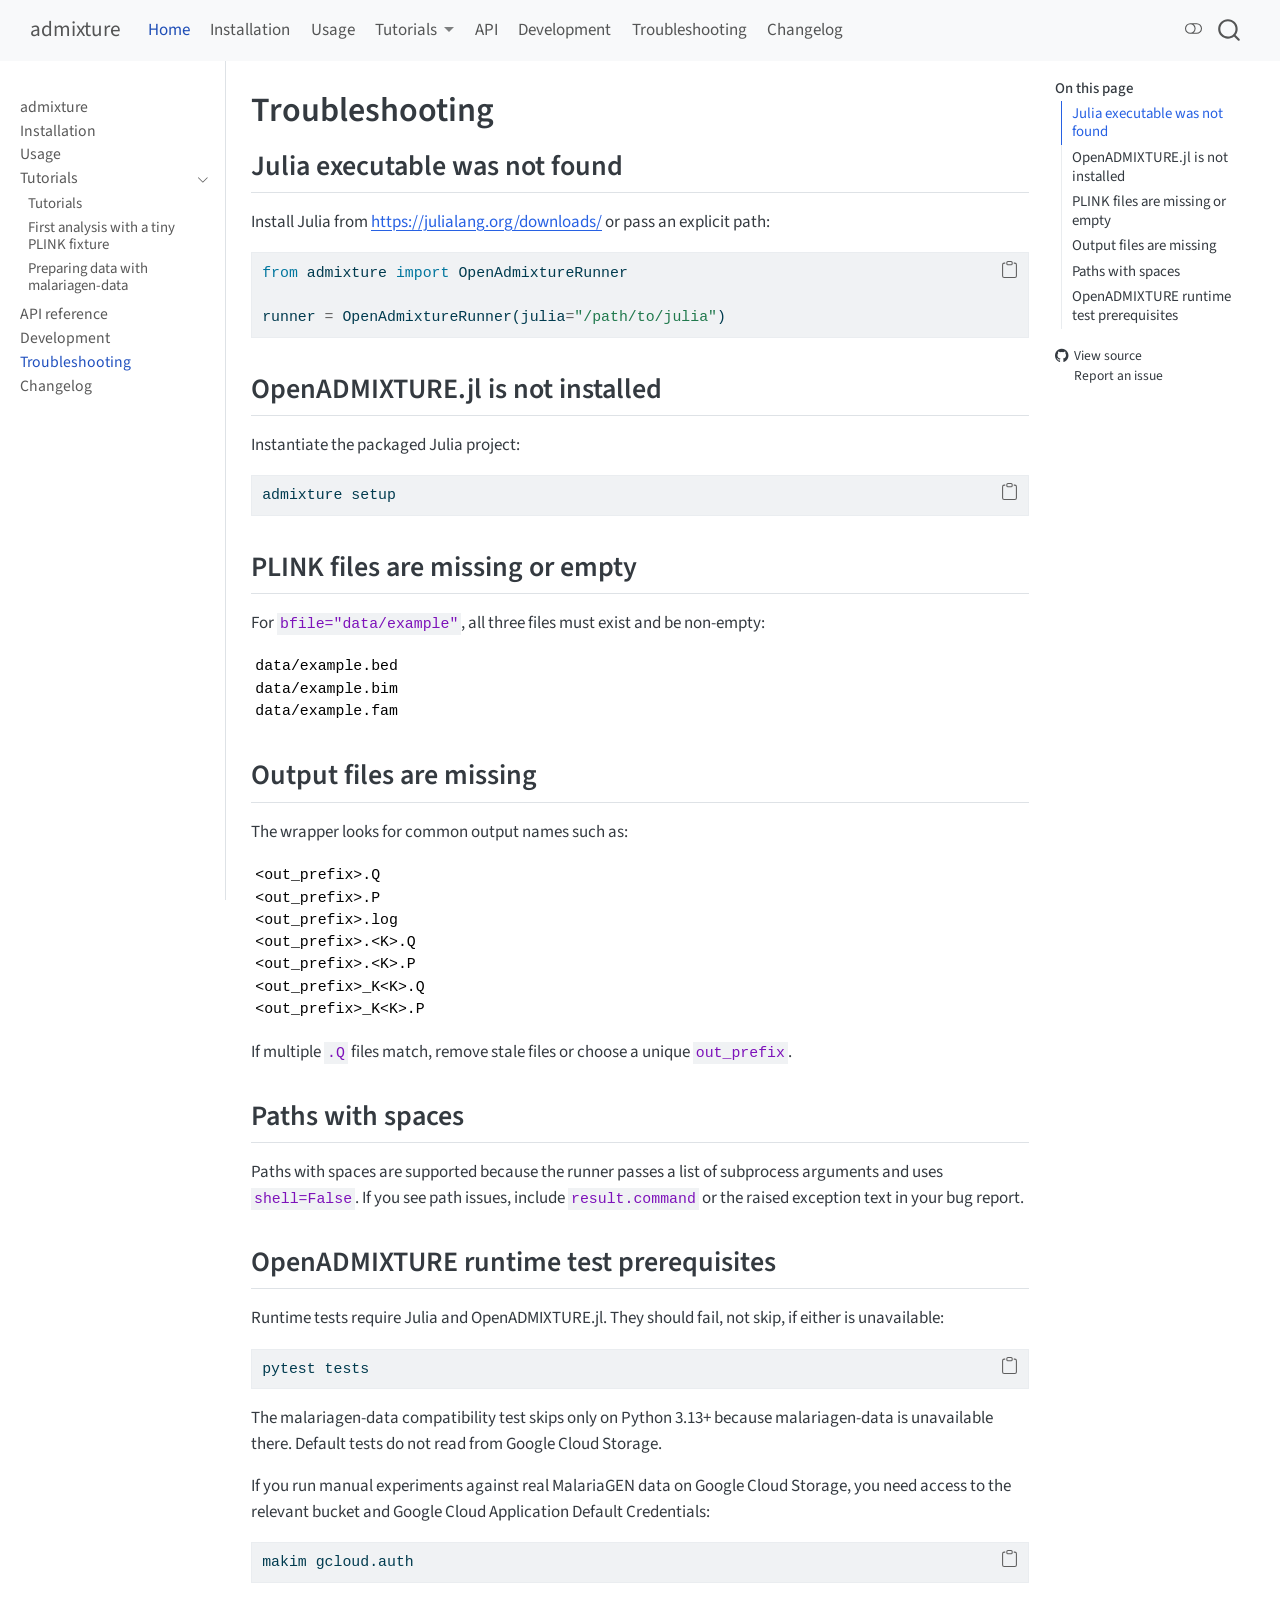
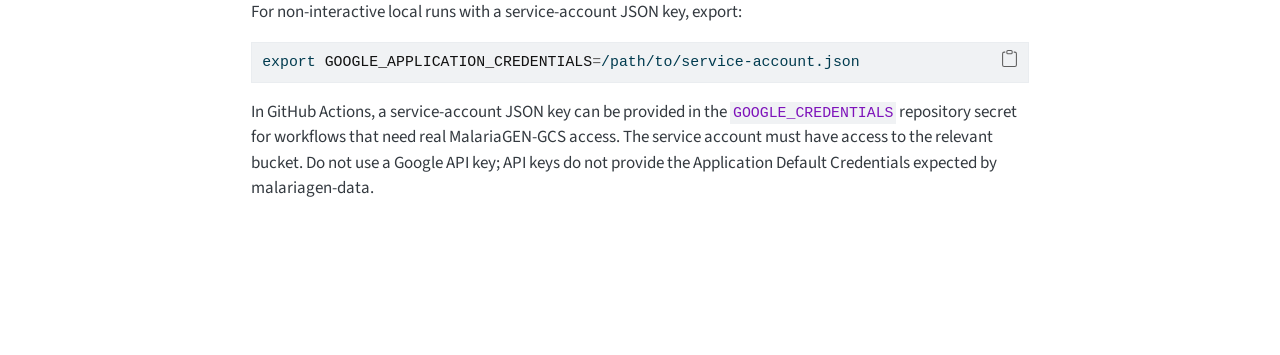
<file: troubleshooting.html>
<!DOCTYPE html>
<html xmlns="http://www.w3.org/1999/xhtml" lang="en" xml:lang="en"><head>

<meta charset="utf-8">
<meta name="generator" content="quarto-1.9.37">

<meta name="viewport" content="width=device-width, initial-scale=1.0, user-scalable=yes">


<title>Troubleshooting – admixture</title>
<style>
/* Default styles provided by pandoc.
** See https://pandoc.org/MANUAL.html#variables-for-html for config info.
*/
code{white-space: pre-wrap;}
span.smallcaps{font-variant: small-caps;}
div.columns{display: flex; gap: min(4vw, 1.5em);}
div.column{flex: auto; overflow-x: auto;}
div.hanging-indent{margin-left: 1.5em; text-indent: -1.5em;}
ul.task-list{list-style: none;}
ul.task-list li input[type="checkbox"] {
  width: 0.8em;
  margin: 0 0.8em 0.2em -1em; /* quarto-specific, see https://github.com/quarto-dev/quarto-cli/issues/4556 */ 
  vertical-align: middle;
}
/* CSS for syntax highlighting */
html { -webkit-text-size-adjust: 100%; }
pre > code.sourceCode { white-space: pre; position: relative; }
pre > code.sourceCode > span { display: inline-block; line-height: 1.25; }
pre > code.sourceCode > span:empty { height: 1.2em; }
.sourceCode { overflow: visible; }
code.sourceCode > span { color: inherit; text-decoration: inherit; }
div.sourceCode { margin: 1em 0; }
pre.sourceCode { margin: 0; }
@media screen {
div.sourceCode { overflow: auto; }
}
@media print {
pre > code.sourceCode { white-space: pre-wrap; }
pre > code.sourceCode > span { text-indent: -5em; padding-left: 5em; }
}
pre.numberSource code
  { counter-reset: source-line 0; }
pre.numberSource code > span
  { position: relative; left: -4em; counter-increment: source-line; }
pre.numberSource code > span > a:first-child::before
  { content: counter(source-line);
    position: relative; left: -1em; text-align: right; vertical-align: baseline;
    border: none; display: inline-block;
    -webkit-touch-callout: none; -webkit-user-select: none;
    -khtml-user-select: none; -moz-user-select: none;
    -ms-user-select: none; user-select: none;
    padding: 0 4px; width: 4em;
  }
pre.numberSource { margin-left: 3em;  padding-left: 4px; }
div.sourceCode
  {   }
@media screen {
pre > code.sourceCode > span > a:first-child::before { text-decoration: underline; }
}
</style>


<script src="site_libs/quarto-nav/quarto-nav.js"></script>
<script src="site_libs/quarto-nav/headroom.min.js"></script>
<script src="site_libs/clipboard/clipboard.min.js"></script>
<script src="site_libs/quarto-search/autocomplete.umd.js"></script>
<script src="site_libs/quarto-search/fuse.min.js"></script>
<script src="site_libs/quarto-search/quarto-search.js"></script>
<meta name="quarto:offset" content="./">
<script src="site_libs/quarto-html/quarto.js" type="module"></script>
<script src="site_libs/quarto-html/tabsets/tabsets.js" type="module"></script>
<script src="site_libs/quarto-html/popper.min.js"></script>
<script src="site_libs/quarto-html/tippy.umd.min.js"></script>
<script src="site_libs/quarto-html/anchor.min.js"></script>
<link href="site_libs/quarto-html/tippy.css" rel="stylesheet">
<link href="site_libs/quarto-html/quarto-syntax-highlighting-7f8f88aac4f3542376d5c11b86a4c14d.css" rel="stylesheet" class="quarto-color-scheme" id="quarto-text-highlighting-styles">
<link href="site_libs/quarto-html/quarto-syntax-highlighting-dark-d0ae9245876894da5ac7e18953ecc5cc.css" rel="stylesheet" class="quarto-color-scheme quarto-color-alternate" id="quarto-text-highlighting-styles">
<link href="site_libs/quarto-html/quarto-syntax-highlighting-7f8f88aac4f3542376d5c11b86a4c14d.css" rel="stylesheet" class="quarto-color-scheme-extra" id="quarto-text-highlighting-styles">
<script src="site_libs/bootstrap/bootstrap.min.js"></script>
<link href="site_libs/bootstrap/bootstrap-icons.css" rel="stylesheet">
<link href="site_libs/bootstrap/bootstrap-312b66175a1f02a035263df1a0cb5ed4.min.css" rel="stylesheet" append-hash="true" class="quarto-color-scheme" id="quarto-bootstrap" data-mode="light">
<link href="site_libs/bootstrap/bootstrap-dark-2661a967893d218e067e3942bae9aae7.min.css" rel="stylesheet" append-hash="true" class="quarto-color-scheme quarto-color-alternate" id="quarto-bootstrap" data-mode="dark">
<link href="site_libs/bootstrap/bootstrap-312b66175a1f02a035263df1a0cb5ed4.min.css" rel="stylesheet" append-hash="true" class="quarto-color-scheme-extra" id="quarto-bootstrap" data-mode="light">
<script id="quarto-search-options" type="application/json">{
  "location": "navbar",
  "copy-button": false,
  "collapse-after": 3,
  "panel-placement": "end",
  "type": "overlay",
  "limit": 50,
  "keyboard-shortcut": [
    "f",
    "/",
    "s"
  ],
  "show-item-context": false,
  "language": {
    "search-no-results-text": "No results",
    "search-matching-documents-text": "matching documents",
    "search-copy-link-title": "Copy link to search",
    "search-hide-matches-text": "Hide additional matches",
    "search-more-match-text": "more match in this document",
    "search-more-matches-text": "more matches in this document",
    "search-clear-button-title": "Clear",
    "search-text-placeholder": "",
    "search-detached-cancel-button-title": "Cancel",
    "search-submit-button-title": "Submit",
    "search-label": "Search"
  }
}</script>


<link rel="stylesheet" href="styles.css">
</head>

<body class="nav-sidebar docked nav-fixed quarto-light"><script id="quarto-html-before-body" type="application/javascript">
    const toggleBodyColorMode = (bsSheetEl) => {
      const mode = bsSheetEl.getAttribute("data-mode");
      const bodyEl = window.document.querySelector("body");
      if (mode === "dark") {
        bodyEl.classList.add("quarto-dark");
        bodyEl.classList.remove("quarto-light");
      } else {
        bodyEl.classList.add("quarto-light");
        bodyEl.classList.remove("quarto-dark");
      }
    }
    const toggleBodyColorPrimary = () => {
      const bsSheetEl = window.document.querySelector("link#quarto-bootstrap:not([rel=disabled-stylesheet])");
      if (bsSheetEl) {
        toggleBodyColorMode(bsSheetEl);
      }
    }
    const setColorSchemeToggle = (alternate) => {
      const toggles = window.document.querySelectorAll('.quarto-color-scheme-toggle');
      for (let i=0; i < toggles.length; i++) {
        const toggle = toggles[i];
        if (toggle) {
          if (alternate) {
            toggle.classList.add("alternate");
          } else {
            toggle.classList.remove("alternate");
          }
        }
      }
    };
    const toggleColorMode = (alternate) => {
      // Switch the stylesheets
      const primaryStylesheets = window.document.querySelectorAll('link.quarto-color-scheme:not(.quarto-color-alternate)');
      const alternateStylesheets = window.document.querySelectorAll('link.quarto-color-scheme.quarto-color-alternate');
      manageTransitions('#quarto-margin-sidebar .nav-link', false);
      if (alternate) {
        // note: dark is layered on light, we don't disable primary!
        enableStylesheet(alternateStylesheets);
        for (const sheetNode of alternateStylesheets) {
          if (sheetNode.id === "quarto-bootstrap") {
            toggleBodyColorMode(sheetNode);
          }
        }
      } else {
        disableStylesheet(alternateStylesheets);
        enableStylesheet(primaryStylesheets)
        toggleBodyColorPrimary();
      }
      manageTransitions('#quarto-margin-sidebar .nav-link', true);
      // Switch the toggles
      setColorSchemeToggle(alternate)
      // Hack to workaround the fact that safari doesn't
      // properly recolor the scrollbar when toggling (#1455)
      if (navigator.userAgent.indexOf('Safari') > 0 && navigator.userAgent.indexOf('Chrome') == -1) {
        manageTransitions("body", false);
        window.scrollTo(0, 1);
        setTimeout(() => {
          window.scrollTo(0, 0);
          manageTransitions("body", true);
        }, 40);
      }
    }
    const disableStylesheet = (stylesheets) => {
      for (let i=0; i < stylesheets.length; i++) {
        const stylesheet = stylesheets[i];
        stylesheet.rel = 'disabled-stylesheet';
      }
    }
    const enableStylesheet = (stylesheets) => {
      for (let i=0; i < stylesheets.length; i++) {
        const stylesheet = stylesheets[i];
        if(stylesheet.rel !== 'stylesheet') { // for Chrome, which will still FOUC without this check
          stylesheet.rel = 'stylesheet';
        }
      }
    }
    const manageTransitions = (selector, allowTransitions) => {
      const els = window.document.querySelectorAll(selector);
      for (let i=0; i < els.length; i++) {
        const el = els[i];
        if (allowTransitions) {
          el.classList.remove('notransition');
        } else {
          el.classList.add('notransition');
        }
      }
    }
    const isFileUrl = () => {
      return window.location.protocol === 'file:';
    }
    const hasAlternateSentinel = () => {
      let styleSentinel = getColorSchemeSentinel();
      if (styleSentinel !== null) {
        return styleSentinel === "alternate";
      } else {
        return false;
      }
    }
    const setStyleSentinel = (alternate) => {
      const value = alternate ? "alternate" : "default";
      if (!isFileUrl()) {
        window.localStorage.setItem("quarto-color-scheme", value);
      } else {
        localAlternateSentinel = value;
      }
    }
    const getColorSchemeSentinel = () => {
      if (!isFileUrl()) {
        const storageValue = window.localStorage.getItem("quarto-color-scheme");
        return storageValue != null ? storageValue : localAlternateSentinel;
      } else {
        return localAlternateSentinel;
      }
    }
    const toggleGiscusIfUsed = (isAlternate, darkModeDefault) => {
      const baseTheme = document.querySelector('#giscus-base-theme')?.value ?? 'light';
      const alternateTheme = document.querySelector('#giscus-alt-theme')?.value ?? 'dark';
      let newTheme = '';
      if(authorPrefersDark) {
        newTheme = isAlternate ? baseTheme : alternateTheme;
      } else {
        newTheme = isAlternate ? alternateTheme : baseTheme;
      }
      const changeGiscusTheme = () => {
        // From: https://github.com/giscus/giscus/issues/336
        const sendMessage = (message) => {
          const iframe = document.querySelector('iframe.giscus-frame');
          if (!iframe) return;
          iframe.contentWindow.postMessage({ giscus: message }, 'https://giscus.app');
        }
        sendMessage({
          setConfig: {
            theme: newTheme
          }
        });
      }
      const isGiscussLoaded = window.document.querySelector('iframe.giscus-frame') !== null;
      if (isGiscussLoaded) {
        changeGiscusTheme();
      }
    };
    const authorPrefersDark = false;
    const darkModeDefault = authorPrefersDark;
      document.querySelector('link#quarto-text-highlighting-styles.quarto-color-scheme-extra').rel = 'disabled-stylesheet';
      document.querySelector('link#quarto-bootstrap.quarto-color-scheme-extra').rel = 'disabled-stylesheet';
    let localAlternateSentinel = darkModeDefault ? 'alternate' : 'default';
    // Dark / light mode switch
    window.quartoToggleColorScheme = () => {
      // Read the current dark / light value
      let toAlternate = !hasAlternateSentinel();
      toggleColorMode(toAlternate);
      setStyleSentinel(toAlternate);
      toggleGiscusIfUsed(toAlternate, darkModeDefault);
      window.dispatchEvent(new Event('resize'));
    };
    // Switch to dark mode if need be
    if (hasAlternateSentinel()) {
      toggleColorMode(true);
    } else {
      toggleColorMode(false);
    }
  </script>

<div id="quarto-search-results"></div>
  <header id="quarto-header" class="headroom fixed-top">
    <nav class="navbar navbar-expand-lg " data-bs-theme="dark">
      <div class="navbar-container container-fluid">
      <div class="navbar-brand-container mx-auto">
    <a class="navbar-brand" href="./index.html">
    <span class="navbar-title">admixture</span>
    </a>
  </div>
            <div id="quarto-search" class="" title="Search"></div>
          <button class="navbar-toggler" type="button" data-bs-toggle="collapse" data-bs-target="#navbarCollapse" aria-controls="navbarCollapse" role="menu" aria-expanded="false" aria-label="Toggle navigation" onclick="if (window.quartoToggleHeadroom) { window.quartoToggleHeadroom(); }">
  <span class="navbar-toggler-icon"></span>
</button>
          <div class="collapse navbar-collapse" id="navbarCollapse">
            <ul class="navbar-nav navbar-nav-scroll me-auto">
  <li class="nav-item">
    <a class="nav-link active" href="./index.html" aria-current="page"> 
<span class="menu-text">Home</span></a>
  </li>  
  <li class="nav-item">
    <a class="nav-link" href="./installation.html"> 
<span class="menu-text">Installation</span></a>
  </li>  
  <li class="nav-item">
    <a class="nav-link" href="./usage.html"> 
<span class="menu-text">Usage</span></a>
  </li>  
  <li class="nav-item dropdown ">
    <a class="nav-link dropdown-toggle" href="#" id="nav-menu-tutorials" role="link" data-bs-toggle="dropdown" aria-expanded="false">
 <span class="menu-text">Tutorials</span>
    </a>
    <ul class="dropdown-menu" aria-labelledby="nav-menu-tutorials">    
        <li>
    <a class="dropdown-item" href="./tutorials/index.html">
 <span class="dropdown-text">Overview</span></a>
  </li>  
        <li>
    <a class="dropdown-item" href="./tutorials/first-analysis.html">
 <span class="dropdown-text">First analysis</span></a>
  </li>  
        <li>
    <a class="dropdown-item" href="./tutorials/malariagen-data.html">
 <span class="dropdown-text">malariagen-data</span></a>
  </li>  
    </ul>
  </li>
  <li class="nav-item">
    <a class="nav-link" href="./api.html"> 
<span class="menu-text">API</span></a>
  </li>  
  <li class="nav-item">
    <a class="nav-link" href="./development.html"> 
<span class="menu-text">Development</span></a>
  </li>  
  <li class="nav-item">
    <a class="nav-link" href="./troubleshooting.html"> 
<span class="menu-text">Troubleshooting</span></a>
  </li>  
  <li class="nav-item">
    <a class="nav-link" href="./changelog.html"> 
<span class="menu-text">Changelog</span></a>
  </li>  
</ul>
          </div> <!-- /navcollapse -->
            <div class="quarto-navbar-tools">
  <a href="" class="quarto-color-scheme-toggle quarto-navigation-tool  px-1" onclick="window.quartoToggleColorScheme(); return false;" title="Toggle dark mode"><i class="bi"></i></a>
</div>
      </div> <!-- /container-fluid -->
    </nav>
  <nav class="quarto-secondary-nav">
    <div class="container-fluid d-flex">
      <button type="button" class="quarto-btn-toggle btn" data-bs-toggle="collapse" role="button" data-bs-target=".quarto-sidebar-collapse-item" aria-controls="quarto-sidebar" aria-expanded="false" aria-label="Toggle sidebar navigation" onclick="if (window.quartoToggleHeadroom) { window.quartoToggleHeadroom(); }">
        <i class="bi bi-layout-text-sidebar-reverse"></i>
      </button>
        <nav class="quarto-page-breadcrumbs" aria-label="breadcrumb"><ol class="breadcrumb"><li class="breadcrumb-item"><a href="./troubleshooting.html">Troubleshooting</a></li></ol></nav>
        <a class="flex-grow-1" role="navigation" data-bs-toggle="collapse" data-bs-target=".quarto-sidebar-collapse-item" aria-controls="quarto-sidebar" aria-expanded="false" aria-label="Toggle sidebar navigation" onclick="if (window.quartoToggleHeadroom) { window.quartoToggleHeadroom(); }">      
        </a>
    </div>
  </nav>
</header>
<!-- content -->
<div id="quarto-content" class="quarto-container page-columns page-rows-contents page-layout-article page-navbar">
<!-- sidebar -->
  <nav id="quarto-sidebar" class="sidebar collapse collapse-horizontal quarto-sidebar-collapse-item sidebar-navigation docked overflow-auto">
    <div class="sidebar-menu-container"> 
    <ul class="list-unstyled mt-1">
        <li class="sidebar-item">
  <div class="sidebar-item-container"> 
  <a href="./index.html" class="sidebar-item-text sidebar-link">
 <span class="menu-text">admixture</span></a>
  </div>
</li>
        <li class="sidebar-item">
  <div class="sidebar-item-container"> 
  <a href="./installation.html" class="sidebar-item-text sidebar-link">
 <span class="menu-text">Installation</span></a>
  </div>
</li>
        <li class="sidebar-item">
  <div class="sidebar-item-container"> 
  <a href="./usage.html" class="sidebar-item-text sidebar-link">
 <span class="menu-text">Usage</span></a>
  </div>
</li>
        <li class="sidebar-item sidebar-item-section">
      <div class="sidebar-item-container"> 
            <a class="sidebar-item-text sidebar-link text-start" data-bs-toggle="collapse" data-bs-target="#quarto-sidebar-section-1" role="navigation" aria-expanded="true">
 <span class="menu-text">Tutorials</span></a>
          <a class="sidebar-item-toggle text-start" data-bs-toggle="collapse" data-bs-target="#quarto-sidebar-section-1" role="navigation" aria-expanded="true" aria-label="Toggle section">
            <i class="bi bi-chevron-right ms-2"></i>
          </a> 
      </div>
      <ul id="quarto-sidebar-section-1" class="collapse list-unstyled sidebar-section depth1 show">  
          <li class="sidebar-item">
  <div class="sidebar-item-container"> 
  <a href="./tutorials/index.html" class="sidebar-item-text sidebar-link">
 <span class="menu-text">Tutorials</span></a>
  </div>
</li>
          <li class="sidebar-item">
  <div class="sidebar-item-container"> 
  <a href="./tutorials/first-analysis.html" class="sidebar-item-text sidebar-link">
 <span class="menu-text">First analysis with a tiny PLINK fixture</span></a>
  </div>
</li>
          <li class="sidebar-item">
  <div class="sidebar-item-container"> 
  <a href="./tutorials/malariagen-data.html" class="sidebar-item-text sidebar-link">
 <span class="menu-text">Preparing data with malariagen-data</span></a>
  </div>
</li>
      </ul>
  </li>
        <li class="sidebar-item">
  <div class="sidebar-item-container"> 
  <a href="./api.html" class="sidebar-item-text sidebar-link">
 <span class="menu-text">API reference</span></a>
  </div>
</li>
        <li class="sidebar-item">
  <div class="sidebar-item-container"> 
  <a href="./development.html" class="sidebar-item-text sidebar-link">
 <span class="menu-text">Development</span></a>
  </div>
</li>
        <li class="sidebar-item">
  <div class="sidebar-item-container"> 
  <a href="./troubleshooting.html" class="sidebar-item-text sidebar-link active">
 <span class="menu-text">Troubleshooting</span></a>
  </div>
</li>
        <li class="sidebar-item">
  <div class="sidebar-item-container"> 
  <a href="./changelog.html" class="sidebar-item-text sidebar-link">
 <span class="menu-text">Changelog</span></a>
  </div>
</li>
    </ul>
    </div>
</nav>
<div id="quarto-sidebar-glass" class="quarto-sidebar-collapse-item" data-bs-toggle="collapse" data-bs-target=".quarto-sidebar-collapse-item"></div>
<!-- margin-sidebar -->
    <div id="quarto-margin-sidebar" class="sidebar margin-sidebar">
        <nav id="TOC" role="doc-toc" class="toc-active">
    <h2 id="toc-title">On this page</h2>
   
  <ul>
  <li><a href="#julia-executable-was-not-found" id="toc-julia-executable-was-not-found" class="nav-link active" data-scroll-target="#julia-executable-was-not-found">Julia executable was not found</a></li>
  <li><a href="#openadmixture.jl-is-not-installed" id="toc-openadmixture.jl-is-not-installed" class="nav-link" data-scroll-target="#openadmixture.jl-is-not-installed">OpenADMIXTURE.jl is not installed</a></li>
  <li><a href="#plink-files-are-missing-or-empty" id="toc-plink-files-are-missing-or-empty" class="nav-link" data-scroll-target="#plink-files-are-missing-or-empty">PLINK files are missing or empty</a></li>
  <li><a href="#output-files-are-missing" id="toc-output-files-are-missing" class="nav-link" data-scroll-target="#output-files-are-missing">Output files are missing</a></li>
  <li><a href="#paths-with-spaces" id="toc-paths-with-spaces" class="nav-link" data-scroll-target="#paths-with-spaces">Paths with spaces</a></li>
  <li><a href="#openadmixture-runtime-test-prerequisites" id="toc-openadmixture-runtime-test-prerequisites" class="nav-link" data-scroll-target="#openadmixture-runtime-test-prerequisites">OpenADMIXTURE runtime test prerequisites</a></li>
  </ul>
<div class="toc-actions"><ul><li><a href="https://github.com/osl-incubatoradmixture/blob/main/troubleshooting.qmd" class="toc-action"><i class="bi bi-github"></i>View source</a></li><li><a href="https://github.com/osl-incubatoradmixture/issues/new" class="toc-action"><i class="bi empty"></i>Report an issue</a></li></ul></div></nav>
    </div>
<!-- main -->
<main class="content" id="quarto-document-content">


<header id="title-block-header" class="quarto-title-block default">
<div class="quarto-title">
<h1 class="title">Troubleshooting</h1>
</div>



<div class="quarto-title-meta">

    
  
    
  </div>
  


</header>


<section id="julia-executable-was-not-found" class="level2">
<h2 class="anchored" data-anchor-id="julia-executable-was-not-found">Julia executable was not found</h2>
<p>Install Julia from <a href="https://julialang.org/downloads/" class="uri">https://julialang.org/downloads/</a> or pass an explicit path:</p>
<div class="code-copy-outer-scaffold"><div class="sourceCode" id="cb1"><pre class="sourceCode python code-with-copy"><code class="sourceCode python"><span id="cb1-1"><a href="#cb1-1" aria-hidden="true" tabindex="-1"></a><span class="im">from</span> admixture <span class="im">import</span> OpenAdmixtureRunner</span>
<span id="cb1-2"><a href="#cb1-2" aria-hidden="true" tabindex="-1"></a></span>
<span id="cb1-3"><a href="#cb1-3" aria-hidden="true" tabindex="-1"></a>runner <span class="op">=</span> OpenAdmixtureRunner(julia<span class="op">=</span><span class="st">"/path/to/julia"</span>)</span></code></pre></div><button title="Copy to Clipboard" class="code-copy-button"><i class="bi"></i></button></div>
</section>
<section id="openadmixture.jl-is-not-installed" class="level2">
<h2 class="anchored" data-anchor-id="openadmixture.jl-is-not-installed">OpenADMIXTURE.jl is not installed</h2>
<p>Instantiate the packaged Julia project:</p>
<div class="code-copy-outer-scaffold"><div class="sourceCode" id="cb2"><pre class="sourceCode bash code-with-copy"><code class="sourceCode bash"><span id="cb2-1"><a href="#cb2-1" aria-hidden="true" tabindex="-1"></a><span class="ex">admixture</span> setup</span></code></pre></div><button title="Copy to Clipboard" class="code-copy-button"><i class="bi"></i></button></div>
</section>
<section id="plink-files-are-missing-or-empty" class="level2">
<h2 class="anchored" data-anchor-id="plink-files-are-missing-or-empty">PLINK files are missing or empty</h2>
<p>For <code>bfile="data/example"</code>, all three files must exist and be non-empty:</p>
<pre class="text"><code>data/example.bed
data/example.bim
data/example.fam</code></pre>
</section>
<section id="output-files-are-missing" class="level2">
<h2 class="anchored" data-anchor-id="output-files-are-missing">Output files are missing</h2>
<p>The wrapper looks for common output names such as:</p>
<pre class="text"><code>&lt;out_prefix&gt;.Q
&lt;out_prefix&gt;.P
&lt;out_prefix&gt;.log
&lt;out_prefix&gt;.&lt;K&gt;.Q
&lt;out_prefix&gt;.&lt;K&gt;.P
&lt;out_prefix&gt;_K&lt;K&gt;.Q
&lt;out_prefix&gt;_K&lt;K&gt;.P</code></pre>
<p>If multiple <code>.Q</code> files match, remove stale files or choose a unique <code>out_prefix</code>.</p>
</section>
<section id="paths-with-spaces" class="level2">
<h2 class="anchored" data-anchor-id="paths-with-spaces">Paths with spaces</h2>
<p>Paths with spaces are supported because the runner passes a list of subprocess arguments and uses <code>shell=False</code>. If you see path issues, include <code>result.command</code> or the raised exception text in your bug report.</p>
</section>
<section id="openadmixture-runtime-test-prerequisites" class="level2">
<h2 class="anchored" data-anchor-id="openadmixture-runtime-test-prerequisites">OpenADMIXTURE runtime test prerequisites</h2>
<p>Runtime tests require Julia and OpenADMIXTURE.jl. They should fail, not skip, if either is unavailable:</p>
<div class="code-copy-outer-scaffold"><div class="sourceCode" id="cb5"><pre class="sourceCode bash code-with-copy"><code class="sourceCode bash"><span id="cb5-1"><a href="#cb5-1" aria-hidden="true" tabindex="-1"></a><span class="ex">pytest</span> tests</span></code></pre></div><button title="Copy to Clipboard" class="code-copy-button"><i class="bi"></i></button></div>
<p>The malariagen-data compatibility test skips only on Python 3.13+ because malariagen-data is unavailable there. Default tests do not read from Google Cloud Storage.</p>
<p>If you run manual experiments against real MalariaGEN data on Google Cloud Storage, you need access to the relevant bucket and Google Cloud Application Default Credentials:</p>
<div class="code-copy-outer-scaffold"><div class="sourceCode" id="cb6"><pre class="sourceCode bash code-with-copy"><code class="sourceCode bash"><span id="cb6-1"><a href="#cb6-1" aria-hidden="true" tabindex="-1"></a><span class="ex">makim</span> gcloud.auth</span></code></pre></div><button title="Copy to Clipboard" class="code-copy-button"><i class="bi"></i></button></div>
<p>For non-interactive local runs with a service-account JSON key, export:</p>
<div class="code-copy-outer-scaffold"><div class="sourceCode" id="cb7"><pre class="sourceCode bash code-with-copy"><code class="sourceCode bash"><span id="cb7-1"><a href="#cb7-1" aria-hidden="true" tabindex="-1"></a><span class="bu">export</span> <span class="va">GOOGLE_APPLICATION_CREDENTIALS</span><span class="op">=</span>/path/to/service-account.json</span></code></pre></div><button title="Copy to Clipboard" class="code-copy-button"><i class="bi"></i></button></div>
<p>In GitHub Actions, a service-account JSON key can be provided in the <code>GOOGLE_CREDENTIALS</code> repository secret for workflows that need real MalariaGEN-GCS access. The service account must have access to the relevant bucket. Do not use a Google API key; API keys do not provide the Application Default Credentials expected by malariagen-data.</p>


</section>

</main> <!-- /main -->
<script id="quarto-html-after-body" type="application/javascript">
  window.document.addEventListener("DOMContentLoaded", function (event) {
    // Ensure there is a toggle, if there isn't float one in the top right
    if (window.document.querySelector('.quarto-color-scheme-toggle') === null) {
      const a = window.document.createElement('a');
      a.classList.add('top-right');
      a.classList.add('quarto-color-scheme-toggle');
      a.href = "";
      a.onclick = function() { try { window.quartoToggleColorScheme(); } catch {} return false; };
      const i = window.document.createElement("i");
      i.classList.add('bi');
      a.appendChild(i);
      window.document.body.appendChild(a);
    }
    setColorSchemeToggle(hasAlternateSentinel())
    const icon = "";
    const anchorJS = new window.AnchorJS();
    anchorJS.options = {
      placement: 'right',
      icon: icon
    };
    anchorJS.add('.anchored');
    const isCodeAnnotation = (el) => {
      for (const clz of el.classList) {
        if (clz.startsWith('code-annotation-')) {                     
          return true;
        }
      }
      return false;
    }
    const onCopySuccess = function(e) {
      // button target
      const button = e.trigger;
      // don't keep focus
      button.blur();
      // flash "checked"
      button.classList.add('code-copy-button-checked');
      var currentTitle = button.getAttribute("title");
      button.setAttribute("title", "Copied!");
      let tooltip;
      if (window.bootstrap) {
        button.setAttribute("data-bs-toggle", "tooltip");
        button.setAttribute("data-bs-placement", "left");
        button.setAttribute("data-bs-title", "Copied!");
        tooltip = new bootstrap.Tooltip(button, 
          { trigger: "manual", 
            customClass: "code-copy-button-tooltip",
            offset: [0, -8]});
        tooltip.show();    
      }
      setTimeout(function() {
        if (tooltip) {
          tooltip.hide();
          button.removeAttribute("data-bs-title");
          button.removeAttribute("data-bs-toggle");
          button.removeAttribute("data-bs-placement");
        }
        button.setAttribute("title", currentTitle);
        button.classList.remove('code-copy-button-checked');
      }, 1000);
      // clear code selection
      e.clearSelection();
    }
    const getTextToCopy = function(trigger) {
      const outerScaffold = trigger.parentElement.cloneNode(true);
      const codeEl = outerScaffold.querySelector('code');
      for (const childEl of codeEl.children) {
        if (isCodeAnnotation(childEl)) {
          childEl.remove();
        }
      }
      return codeEl.innerText;
    }
    const clipboard = new window.ClipboardJS('.code-copy-button:not([data-in-quarto-modal])', {
      text: getTextToCopy
    });
    clipboard.on('success', onCopySuccess);
    if (window.document.getElementById('quarto-embedded-source-code-modal')) {
      const clipboardModal = new window.ClipboardJS('.code-copy-button[data-in-quarto-modal]', {
        text: getTextToCopy,
        container: window.document.getElementById('quarto-embedded-source-code-modal')
      });
      clipboardModal.on('success', onCopySuccess);
    }
      var localhostRegex = new RegExp(/^(?:http|https):\/\/localhost\:?[0-9]*\//);
      var mailtoRegex = new RegExp(/^mailto:/);
        var filterRegex = new RegExp('/' + window.location.host + '/');
      var isInternal = (href) => {
          return filterRegex.test(href) || localhostRegex.test(href) || mailtoRegex.test(href);
      }
      // Inspect non-navigation links and adorn them if external
     var links = window.document.querySelectorAll('a[href]:not(.nav-link):not(.navbar-brand):not(.toc-action):not(.sidebar-link):not(.sidebar-item-toggle):not(.pagination-link):not(.no-external):not([aria-hidden]):not(.dropdown-item):not(.quarto-navigation-tool):not(.about-link)');
      for (var i=0; i<links.length; i++) {
        const link = links[i];
        if (!isInternal(link.href)) {
          // undo the damage that might have been done by quarto-nav.js in the case of
          // links that we want to consider external
          if (link.dataset.originalHref !== undefined) {
            link.href = link.dataset.originalHref;
          }
        }
      }
    function tippyHover(el, contentFn, onTriggerFn, onUntriggerFn) {
      const config = {
        allowHTML: true,
        maxWidth: 500,
        delay: 100,
        arrow: false,
        appendTo: function(el) {
            return el.parentElement;
        },
        interactive: true,
        interactiveBorder: 10,
        theme: 'quarto',
        placement: 'bottom-start',
      };
      if (contentFn) {
        config.content = contentFn;
      }
      if (onTriggerFn) {
        config.onTrigger = onTriggerFn;
      }
      if (onUntriggerFn) {
        config.onUntrigger = onUntriggerFn;
      }
      window.tippy(el, config); 
    }
    const noterefs = window.document.querySelectorAll('a[role="doc-noteref"]');
    for (var i=0; i<noterefs.length; i++) {
      const ref = noterefs[i];
      tippyHover(ref, function() {
        // use id or data attribute instead here
        let href = ref.getAttribute('data-footnote-href') || ref.getAttribute('href');
        try { href = new URL(href).hash; } catch {}
        const id = href.replace(/^#\/?/, "");
        const note = window.document.getElementById(id);
        if (note) {
          return note.innerHTML;
        } else {
          return "";
        }
      });
    }
    const xrefs = window.document.querySelectorAll('a.quarto-xref');
    const processXRef = (id, note) => {
      // Strip column container classes
      const stripColumnClz = (el) => {
        el.classList.remove("page-full", "page-columns");
        if (el.children) {
          for (const child of el.children) {
            stripColumnClz(child);
          }
        }
      }
      stripColumnClz(note)
      if (id === null || id.startsWith('sec-')) {
        // Special case sections, only their first couple elements
        const container = document.createElement("div");
        if (note.children && note.children.length > 2) {
          container.appendChild(note.children[0].cloneNode(true));
          for (let i = 1; i < note.children.length; i++) {
            const child = note.children[i];
            if (child.tagName === "P" && child.innerText === "") {
              continue;
            } else {
              container.appendChild(child.cloneNode(true));
              break;
            }
          }
          if (window.Quarto?.typesetMath) {
            window.Quarto.typesetMath(container);
          }
          return container.innerHTML
        } else {
          if (window.Quarto?.typesetMath) {
            window.Quarto.typesetMath(note);
          }
          return note.innerHTML;
        }
      } else {
        // Remove any anchor links if they are present
        const anchorLink = note.querySelector('a.anchorjs-link');
        if (anchorLink) {
          anchorLink.remove();
        }
        if (window.Quarto?.typesetMath) {
          window.Quarto.typesetMath(note);
        }
        if (note.classList.contains("callout")) {
          return note.outerHTML;
        } else {
          return note.innerHTML;
        }
      }
    }
    for (var i=0; i<xrefs.length; i++) {
      const xref = xrefs[i];
      tippyHover(xref, undefined, function(instance) {
        instance.disable();
        let url = xref.getAttribute('href');
        let hash = undefined; 
        if (url.startsWith('#')) {
          hash = url;
        } else {
          try { hash = new URL(url).hash; } catch {}
        }
        if (hash) {
          const id = hash.replace(/^#\/?/, "");
          const note = window.document.getElementById(id);
          if (note !== null) {
            try {
              const html = processXRef(id, note.cloneNode(true));
              instance.setContent(html);
            } finally {
              instance.enable();
              instance.show();
            }
          } else {
            // See if we can fetch this
            fetch(url.split('#')[0])
            .then(res => res.text())
            .then(html => {
              const parser = new DOMParser();
              const htmlDoc = parser.parseFromString(html, "text/html");
              const note = htmlDoc.getElementById(id);
              if (note !== null) {
                const html = processXRef(id, note);
                instance.setContent(html);
              } 
            }).finally(() => {
              instance.enable();
              instance.show();
            });
          }
        } else {
          // See if we can fetch a full url (with no hash to target)
          // This is a special case and we should probably do some content thinning / targeting
          fetch(url)
          .then(res => res.text())
          .then(html => {
            const parser = new DOMParser();
            const htmlDoc = parser.parseFromString(html, "text/html");
            const note = htmlDoc.querySelector('main.content');
            if (note !== null) {
              // This should only happen for chapter cross references
              // (since there is no id in the URL)
              // remove the first header
              if (note.children.length > 0 && note.children[0].tagName === "HEADER") {
                note.children[0].remove();
              }
              const html = processXRef(null, note);
              instance.setContent(html);
            } 
          }).finally(() => {
            instance.enable();
            instance.show();
          });
        }
      }, function(instance) {
      });
    }
        let selectedAnnoteEl;
        const selectorForAnnotation = ( cell, annotation) => {
          let cellAttr = 'data-code-cell="' + cell + '"';
          let lineAttr = 'data-code-annotation="' +  annotation + '"';
          const selector = 'span[' + cellAttr + '][' + lineAttr + ']';
          return selector;
        }
        const selectCodeLines = (annoteEl) => {
          const doc = window.document;
          const targetCell = annoteEl.getAttribute("data-target-cell");
          const targetAnnotation = annoteEl.getAttribute("data-target-annotation");
          const annoteSpan = window.document.querySelector(selectorForAnnotation(targetCell, targetAnnotation));
          const lines = annoteSpan.getAttribute("data-code-lines").split(",");
          const lineIds = lines.map((line) => {
            return targetCell + "-" + line;
          })
          let top = null;
          let height = null;
          let parent = null;
          if (lineIds.length > 0) {
              //compute the position of the single el (top and bottom and make a div)
              const el = window.document.getElementById(lineIds[0]);
              top = el.offsetTop;
              height = el.offsetHeight;
              parent = el.parentElement.parentElement;
            if (lineIds.length > 1) {
              const lastEl = window.document.getElementById(lineIds[lineIds.length - 1]);
              const bottom = lastEl.offsetTop + lastEl.offsetHeight;
              height = bottom - top;
            }
            if (top !== null && height !== null && parent !== null) {
              // cook up a div (if necessary) and position it 
              let div = window.document.getElementById("code-annotation-line-highlight");
              if (div === null) {
                div = window.document.createElement("div");
                div.setAttribute("id", "code-annotation-line-highlight");
                div.style.position = 'absolute';
                parent.appendChild(div);
              }
              div.style.top = top - 2 + "px";
              div.style.height = height + 4 + "px";
              div.style.left = 0;
              let gutterDiv = window.document.getElementById("code-annotation-line-highlight-gutter");
              if (gutterDiv === null) {
                gutterDiv = window.document.createElement("div");
                gutterDiv.setAttribute("id", "code-annotation-line-highlight-gutter");
                gutterDiv.style.position = 'absolute';
                const codeCell = window.document.getElementById(targetCell);
                const gutter = codeCell.querySelector('.code-annotation-gutter');
                gutter.appendChild(gutterDiv);
              }
              gutterDiv.style.top = top - 2 + "px";
              gutterDiv.style.height = height + 4 + "px";
            }
            selectedAnnoteEl = annoteEl;
          }
        };
        const unselectCodeLines = () => {
          const elementsIds = ["code-annotation-line-highlight", "code-annotation-line-highlight-gutter"];
          elementsIds.forEach((elId) => {
            const div = window.document.getElementById(elId);
            if (div) {
              div.remove();
            }
          });
          selectedAnnoteEl = undefined;
        };
          // Handle positioning of the toggle
      window.addEventListener(
        "resize",
        throttle(() => {
          elRect = undefined;
          if (selectedAnnoteEl) {
            selectCodeLines(selectedAnnoteEl);
          }
        }, 10)
      );
      function throttle(fn, ms) {
      let throttle = false;
      let timer;
        return (...args) => {
          if(!throttle) { // first call gets through
              fn.apply(this, args);
              throttle = true;
          } else { // all the others get throttled
              if(timer) clearTimeout(timer); // cancel #2
              timer = setTimeout(() => {
                fn.apply(this, args);
                timer = throttle = false;
              }, ms);
          }
        };
      }
        // Attach click handler to the DT
        const annoteDls = window.document.querySelectorAll('dt[data-target-cell]');
        for (const annoteDlNode of annoteDls) {
          annoteDlNode.addEventListener('click', (event) => {
            const clickedEl = event.target;
            if (clickedEl !== selectedAnnoteEl) {
              unselectCodeLines();
              const activeEl = window.document.querySelector('dt[data-target-cell].code-annotation-active');
              if (activeEl) {
                activeEl.classList.remove('code-annotation-active');
              }
              selectCodeLines(clickedEl);
              clickedEl.classList.add('code-annotation-active');
            } else {
              // Unselect the line
              unselectCodeLines();
              clickedEl.classList.remove('code-annotation-active');
            }
          });
        }
    const findCites = (el) => {
      const parentEl = el.parentElement;
      if (parentEl) {
        const cites = parentEl.dataset.cites;
        if (cites) {
          return {
            el,
            cites: cites.split(' ')
          };
        } else {
          return findCites(el.parentElement)
        }
      } else {
        return undefined;
      }
    };
    var bibliorefs = window.document.querySelectorAll('a[role="doc-biblioref"]');
    for (var i=0; i<bibliorefs.length; i++) {
      const ref = bibliorefs[i];
      const citeInfo = findCites(ref);
      if (citeInfo) {
        tippyHover(citeInfo.el, function() {
          var popup = window.document.createElement('div');
          citeInfo.cites.forEach(function(cite) {
            var citeDiv = window.document.createElement('div');
            citeDiv.classList.add('hanging-indent');
            citeDiv.classList.add('csl-entry');
            var biblioDiv = window.document.getElementById('ref-' + cite);
            if (biblioDiv) {
              citeDiv.innerHTML = biblioDiv.innerHTML;
            }
            popup.appendChild(citeDiv);
          });
          return popup.innerHTML;
        });
      }
    }
  });
  </script>
</div> <!-- /content -->




<footer class="footer"><div class="nav-footer"><div class="nav-footer-center"><div class="toc-actions d-sm-block d-md-none"><ul><li><a href="https://github.com/osl-incubatoradmixture/blob/main/troubleshooting.qmd" class="toc-action"><i class="bi bi-github"></i>View source</a></li><li><a href="https://github.com/osl-incubatoradmixture/issues/new" class="toc-action"><i class="bi empty"></i>Report an issue</a></li></ul></div></div></div></footer></body></html>
</file>
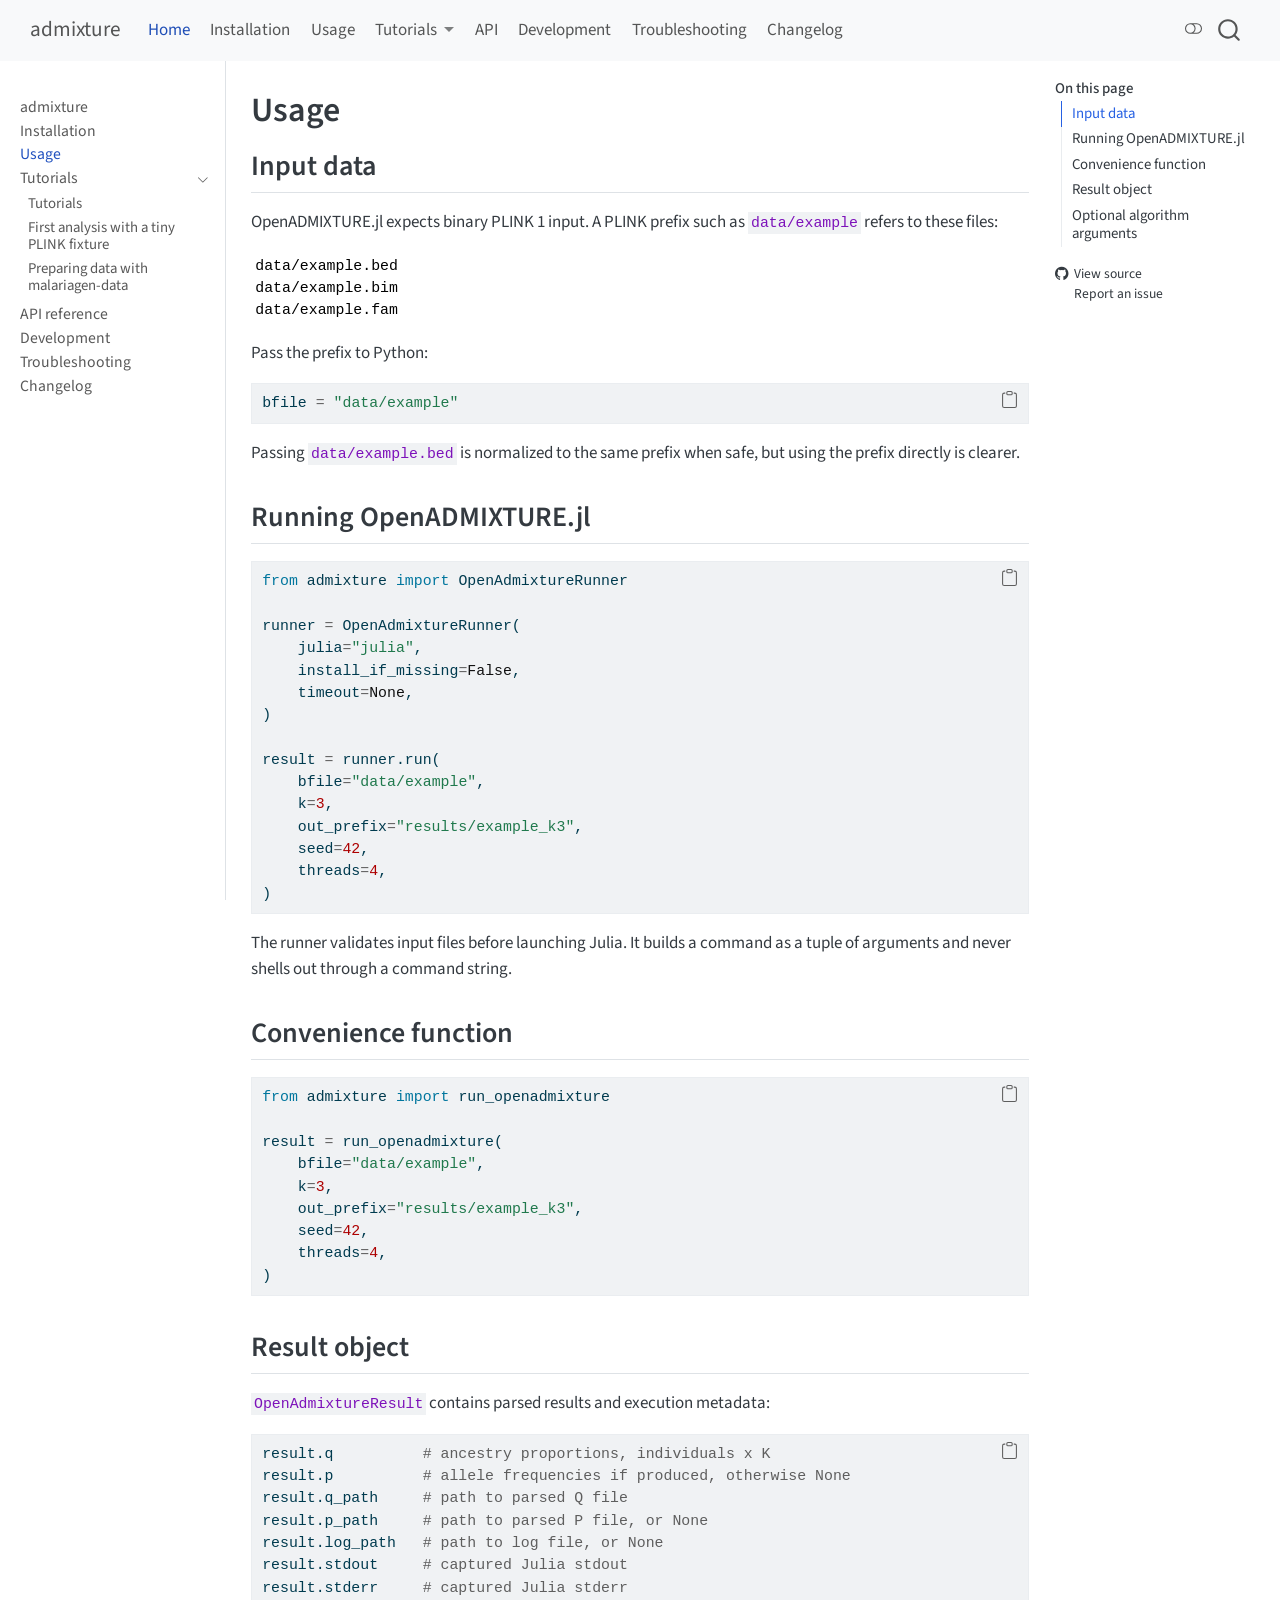
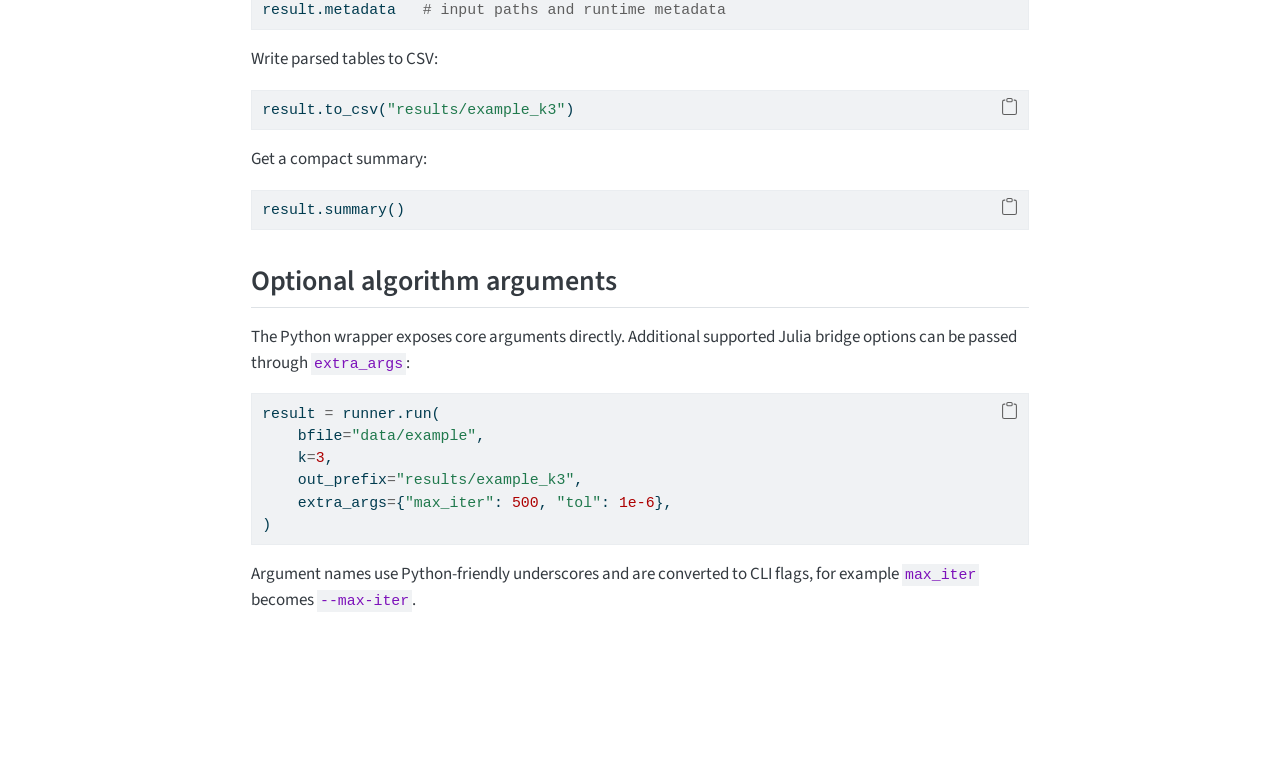
<file: usage.html>
<!DOCTYPE html>
<html xmlns="http://www.w3.org/1999/xhtml" lang="en" xml:lang="en"><head>

<meta charset="utf-8">
<meta name="generator" content="quarto-1.9.37">

<meta name="viewport" content="width=device-width, initial-scale=1.0, user-scalable=yes">


<title>Usage – admixture</title>
<style>
/* Default styles provided by pandoc.
** See https://pandoc.org/MANUAL.html#variables-for-html for config info.
*/
code{white-space: pre-wrap;}
span.smallcaps{font-variant: small-caps;}
div.columns{display: flex; gap: min(4vw, 1.5em);}
div.column{flex: auto; overflow-x: auto;}
div.hanging-indent{margin-left: 1.5em; text-indent: -1.5em;}
ul.task-list{list-style: none;}
ul.task-list li input[type="checkbox"] {
  width: 0.8em;
  margin: 0 0.8em 0.2em -1em; /* quarto-specific, see https://github.com/quarto-dev/quarto-cli/issues/4556 */ 
  vertical-align: middle;
}
/* CSS for syntax highlighting */
html { -webkit-text-size-adjust: 100%; }
pre > code.sourceCode { white-space: pre; position: relative; }
pre > code.sourceCode > span { display: inline-block; line-height: 1.25; }
pre > code.sourceCode > span:empty { height: 1.2em; }
.sourceCode { overflow: visible; }
code.sourceCode > span { color: inherit; text-decoration: inherit; }
div.sourceCode { margin: 1em 0; }
pre.sourceCode { margin: 0; }
@media screen {
div.sourceCode { overflow: auto; }
}
@media print {
pre > code.sourceCode { white-space: pre-wrap; }
pre > code.sourceCode > span { text-indent: -5em; padding-left: 5em; }
}
pre.numberSource code
  { counter-reset: source-line 0; }
pre.numberSource code > span
  { position: relative; left: -4em; counter-increment: source-line; }
pre.numberSource code > span > a:first-child::before
  { content: counter(source-line);
    position: relative; left: -1em; text-align: right; vertical-align: baseline;
    border: none; display: inline-block;
    -webkit-touch-callout: none; -webkit-user-select: none;
    -khtml-user-select: none; -moz-user-select: none;
    -ms-user-select: none; user-select: none;
    padding: 0 4px; width: 4em;
  }
pre.numberSource { margin-left: 3em;  padding-left: 4px; }
div.sourceCode
  {   }
@media screen {
pre > code.sourceCode > span > a:first-child::before { text-decoration: underline; }
}
</style>


<script src="site_libs/quarto-nav/quarto-nav.js"></script>
<script src="site_libs/quarto-nav/headroom.min.js"></script>
<script src="site_libs/clipboard/clipboard.min.js"></script>
<script src="site_libs/quarto-search/autocomplete.umd.js"></script>
<script src="site_libs/quarto-search/fuse.min.js"></script>
<script src="site_libs/quarto-search/quarto-search.js"></script>
<meta name="quarto:offset" content="./">
<script src="site_libs/quarto-html/quarto.js" type="module"></script>
<script src="site_libs/quarto-html/tabsets/tabsets.js" type="module"></script>
<script src="site_libs/quarto-html/popper.min.js"></script>
<script src="site_libs/quarto-html/tippy.umd.min.js"></script>
<script src="site_libs/quarto-html/anchor.min.js"></script>
<link href="site_libs/quarto-html/tippy.css" rel="stylesheet">
<link href="site_libs/quarto-html/quarto-syntax-highlighting-7f8f88aac4f3542376d5c11b86a4c14d.css" rel="stylesheet" class="quarto-color-scheme" id="quarto-text-highlighting-styles">
<link href="site_libs/quarto-html/quarto-syntax-highlighting-dark-d0ae9245876894da5ac7e18953ecc5cc.css" rel="stylesheet" class="quarto-color-scheme quarto-color-alternate" id="quarto-text-highlighting-styles">
<link href="site_libs/quarto-html/quarto-syntax-highlighting-7f8f88aac4f3542376d5c11b86a4c14d.css" rel="stylesheet" class="quarto-color-scheme-extra" id="quarto-text-highlighting-styles">
<script src="site_libs/bootstrap/bootstrap.min.js"></script>
<link href="site_libs/bootstrap/bootstrap-icons.css" rel="stylesheet">
<link href="site_libs/bootstrap/bootstrap-312b66175a1f02a035263df1a0cb5ed4.min.css" rel="stylesheet" append-hash="true" class="quarto-color-scheme" id="quarto-bootstrap" data-mode="light">
<link href="site_libs/bootstrap/bootstrap-dark-2661a967893d218e067e3942bae9aae7.min.css" rel="stylesheet" append-hash="true" class="quarto-color-scheme quarto-color-alternate" id="quarto-bootstrap" data-mode="dark">
<link href="site_libs/bootstrap/bootstrap-312b66175a1f02a035263df1a0cb5ed4.min.css" rel="stylesheet" append-hash="true" class="quarto-color-scheme-extra" id="quarto-bootstrap" data-mode="light">
<script id="quarto-search-options" type="application/json">{
  "location": "navbar",
  "copy-button": false,
  "collapse-after": 3,
  "panel-placement": "end",
  "type": "overlay",
  "limit": 50,
  "keyboard-shortcut": [
    "f",
    "/",
    "s"
  ],
  "show-item-context": false,
  "language": {
    "search-no-results-text": "No results",
    "search-matching-documents-text": "matching documents",
    "search-copy-link-title": "Copy link to search",
    "search-hide-matches-text": "Hide additional matches",
    "search-more-match-text": "more match in this document",
    "search-more-matches-text": "more matches in this document",
    "search-clear-button-title": "Clear",
    "search-text-placeholder": "",
    "search-detached-cancel-button-title": "Cancel",
    "search-submit-button-title": "Submit",
    "search-label": "Search"
  }
}</script>


<link rel="stylesheet" href="styles.css">
</head>

<body class="nav-sidebar docked nav-fixed quarto-light"><script id="quarto-html-before-body" type="application/javascript">
    const toggleBodyColorMode = (bsSheetEl) => {
      const mode = bsSheetEl.getAttribute("data-mode");
      const bodyEl = window.document.querySelector("body");
      if (mode === "dark") {
        bodyEl.classList.add("quarto-dark");
        bodyEl.classList.remove("quarto-light");
      } else {
        bodyEl.classList.add("quarto-light");
        bodyEl.classList.remove("quarto-dark");
      }
    }
    const toggleBodyColorPrimary = () => {
      const bsSheetEl = window.document.querySelector("link#quarto-bootstrap:not([rel=disabled-stylesheet])");
      if (bsSheetEl) {
        toggleBodyColorMode(bsSheetEl);
      }
    }
    const setColorSchemeToggle = (alternate) => {
      const toggles = window.document.querySelectorAll('.quarto-color-scheme-toggle');
      for (let i=0; i < toggles.length; i++) {
        const toggle = toggles[i];
        if (toggle) {
          if (alternate) {
            toggle.classList.add("alternate");
          } else {
            toggle.classList.remove("alternate");
          }
        }
      }
    };
    const toggleColorMode = (alternate) => {
      // Switch the stylesheets
      const primaryStylesheets = window.document.querySelectorAll('link.quarto-color-scheme:not(.quarto-color-alternate)');
      const alternateStylesheets = window.document.querySelectorAll('link.quarto-color-scheme.quarto-color-alternate');
      manageTransitions('#quarto-margin-sidebar .nav-link', false);
      if (alternate) {
        // note: dark is layered on light, we don't disable primary!
        enableStylesheet(alternateStylesheets);
        for (const sheetNode of alternateStylesheets) {
          if (sheetNode.id === "quarto-bootstrap") {
            toggleBodyColorMode(sheetNode);
          }
        }
      } else {
        disableStylesheet(alternateStylesheets);
        enableStylesheet(primaryStylesheets)
        toggleBodyColorPrimary();
      }
      manageTransitions('#quarto-margin-sidebar .nav-link', true);
      // Switch the toggles
      setColorSchemeToggle(alternate)
      // Hack to workaround the fact that safari doesn't
      // properly recolor the scrollbar when toggling (#1455)
      if (navigator.userAgent.indexOf('Safari') > 0 && navigator.userAgent.indexOf('Chrome') == -1) {
        manageTransitions("body", false);
        window.scrollTo(0, 1);
        setTimeout(() => {
          window.scrollTo(0, 0);
          manageTransitions("body", true);
        }, 40);
      }
    }
    const disableStylesheet = (stylesheets) => {
      for (let i=0; i < stylesheets.length; i++) {
        const stylesheet = stylesheets[i];
        stylesheet.rel = 'disabled-stylesheet';
      }
    }
    const enableStylesheet = (stylesheets) => {
      for (let i=0; i < stylesheets.length; i++) {
        const stylesheet = stylesheets[i];
        if(stylesheet.rel !== 'stylesheet') { // for Chrome, which will still FOUC without this check
          stylesheet.rel = 'stylesheet';
        }
      }
    }
    const manageTransitions = (selector, allowTransitions) => {
      const els = window.document.querySelectorAll(selector);
      for (let i=0; i < els.length; i++) {
        const el = els[i];
        if (allowTransitions) {
          el.classList.remove('notransition');
        } else {
          el.classList.add('notransition');
        }
      }
    }
    const isFileUrl = () => {
      return window.location.protocol === 'file:';
    }
    const hasAlternateSentinel = () => {
      let styleSentinel = getColorSchemeSentinel();
      if (styleSentinel !== null) {
        return styleSentinel === "alternate";
      } else {
        return false;
      }
    }
    const setStyleSentinel = (alternate) => {
      const value = alternate ? "alternate" : "default";
      if (!isFileUrl()) {
        window.localStorage.setItem("quarto-color-scheme", value);
      } else {
        localAlternateSentinel = value;
      }
    }
    const getColorSchemeSentinel = () => {
      if (!isFileUrl()) {
        const storageValue = window.localStorage.getItem("quarto-color-scheme");
        return storageValue != null ? storageValue : localAlternateSentinel;
      } else {
        return localAlternateSentinel;
      }
    }
    const toggleGiscusIfUsed = (isAlternate, darkModeDefault) => {
      const baseTheme = document.querySelector('#giscus-base-theme')?.value ?? 'light';
      const alternateTheme = document.querySelector('#giscus-alt-theme')?.value ?? 'dark';
      let newTheme = '';
      if(authorPrefersDark) {
        newTheme = isAlternate ? baseTheme : alternateTheme;
      } else {
        newTheme = isAlternate ? alternateTheme : baseTheme;
      }
      const changeGiscusTheme = () => {
        // From: https://github.com/giscus/giscus/issues/336
        const sendMessage = (message) => {
          const iframe = document.querySelector('iframe.giscus-frame');
          if (!iframe) return;
          iframe.contentWindow.postMessage({ giscus: message }, 'https://giscus.app');
        }
        sendMessage({
          setConfig: {
            theme: newTheme
          }
        });
      }
      const isGiscussLoaded = window.document.querySelector('iframe.giscus-frame') !== null;
      if (isGiscussLoaded) {
        changeGiscusTheme();
      }
    };
    const authorPrefersDark = false;
    const darkModeDefault = authorPrefersDark;
      document.querySelector('link#quarto-text-highlighting-styles.quarto-color-scheme-extra').rel = 'disabled-stylesheet';
      document.querySelector('link#quarto-bootstrap.quarto-color-scheme-extra').rel = 'disabled-stylesheet';
    let localAlternateSentinel = darkModeDefault ? 'alternate' : 'default';
    // Dark / light mode switch
    window.quartoToggleColorScheme = () => {
      // Read the current dark / light value
      let toAlternate = !hasAlternateSentinel();
      toggleColorMode(toAlternate);
      setStyleSentinel(toAlternate);
      toggleGiscusIfUsed(toAlternate, darkModeDefault);
      window.dispatchEvent(new Event('resize'));
    };
    // Switch to dark mode if need be
    if (hasAlternateSentinel()) {
      toggleColorMode(true);
    } else {
      toggleColorMode(false);
    }
  </script>

<div id="quarto-search-results"></div>
  <header id="quarto-header" class="headroom fixed-top">
    <nav class="navbar navbar-expand-lg " data-bs-theme="dark">
      <div class="navbar-container container-fluid">
      <div class="navbar-brand-container mx-auto">
    <a class="navbar-brand" href="./index.html">
    <span class="navbar-title">admixture</span>
    </a>
  </div>
            <div id="quarto-search" class="" title="Search"></div>
          <button class="navbar-toggler" type="button" data-bs-toggle="collapse" data-bs-target="#navbarCollapse" aria-controls="navbarCollapse" role="menu" aria-expanded="false" aria-label="Toggle navigation" onclick="if (window.quartoToggleHeadroom) { window.quartoToggleHeadroom(); }">
  <span class="navbar-toggler-icon"></span>
</button>
          <div class="collapse navbar-collapse" id="navbarCollapse">
            <ul class="navbar-nav navbar-nav-scroll me-auto">
  <li class="nav-item">
    <a class="nav-link active" href="./index.html" aria-current="page"> 
<span class="menu-text">Home</span></a>
  </li>  
  <li class="nav-item">
    <a class="nav-link" href="./installation.html"> 
<span class="menu-text">Installation</span></a>
  </li>  
  <li class="nav-item">
    <a class="nav-link" href="./usage.html"> 
<span class="menu-text">Usage</span></a>
  </li>  
  <li class="nav-item dropdown ">
    <a class="nav-link dropdown-toggle" href="#" id="nav-menu-tutorials" role="link" data-bs-toggle="dropdown" aria-expanded="false">
 <span class="menu-text">Tutorials</span>
    </a>
    <ul class="dropdown-menu" aria-labelledby="nav-menu-tutorials">    
        <li>
    <a class="dropdown-item" href="./tutorials/index.html">
 <span class="dropdown-text">Overview</span></a>
  </li>  
        <li>
    <a class="dropdown-item" href="./tutorials/first-analysis.html">
 <span class="dropdown-text">First analysis</span></a>
  </li>  
        <li>
    <a class="dropdown-item" href="./tutorials/malariagen-data.html">
 <span class="dropdown-text">malariagen-data</span></a>
  </li>  
    </ul>
  </li>
  <li class="nav-item">
    <a class="nav-link" href="./api.html"> 
<span class="menu-text">API</span></a>
  </li>  
  <li class="nav-item">
    <a class="nav-link" href="./development.html"> 
<span class="menu-text">Development</span></a>
  </li>  
  <li class="nav-item">
    <a class="nav-link" href="./troubleshooting.html"> 
<span class="menu-text">Troubleshooting</span></a>
  </li>  
  <li class="nav-item">
    <a class="nav-link" href="./changelog.html"> 
<span class="menu-text">Changelog</span></a>
  </li>  
</ul>
          </div> <!-- /navcollapse -->
            <div class="quarto-navbar-tools">
  <a href="" class="quarto-color-scheme-toggle quarto-navigation-tool  px-1" onclick="window.quartoToggleColorScheme(); return false;" title="Toggle dark mode"><i class="bi"></i></a>
</div>
      </div> <!-- /container-fluid -->
    </nav>
  <nav class="quarto-secondary-nav">
    <div class="container-fluid d-flex">
      <button type="button" class="quarto-btn-toggle btn" data-bs-toggle="collapse" role="button" data-bs-target=".quarto-sidebar-collapse-item" aria-controls="quarto-sidebar" aria-expanded="false" aria-label="Toggle sidebar navigation" onclick="if (window.quartoToggleHeadroom) { window.quartoToggleHeadroom(); }">
        <i class="bi bi-layout-text-sidebar-reverse"></i>
      </button>
        <nav class="quarto-page-breadcrumbs" aria-label="breadcrumb"><ol class="breadcrumb"><li class="breadcrumb-item"><a href="./usage.html">Usage</a></li></ol></nav>
        <a class="flex-grow-1" role="navigation" data-bs-toggle="collapse" data-bs-target=".quarto-sidebar-collapse-item" aria-controls="quarto-sidebar" aria-expanded="false" aria-label="Toggle sidebar navigation" onclick="if (window.quartoToggleHeadroom) { window.quartoToggleHeadroom(); }">      
        </a>
    </div>
  </nav>
</header>
<!-- content -->
<div id="quarto-content" class="quarto-container page-columns page-rows-contents page-layout-article page-navbar">
<!-- sidebar -->
  <nav id="quarto-sidebar" class="sidebar collapse collapse-horizontal quarto-sidebar-collapse-item sidebar-navigation docked overflow-auto">
    <div class="sidebar-menu-container"> 
    <ul class="list-unstyled mt-1">
        <li class="sidebar-item">
  <div class="sidebar-item-container"> 
  <a href="./index.html" class="sidebar-item-text sidebar-link">
 <span class="menu-text">admixture</span></a>
  </div>
</li>
        <li class="sidebar-item">
  <div class="sidebar-item-container"> 
  <a href="./installation.html" class="sidebar-item-text sidebar-link">
 <span class="menu-text">Installation</span></a>
  </div>
</li>
        <li class="sidebar-item">
  <div class="sidebar-item-container"> 
  <a href="./usage.html" class="sidebar-item-text sidebar-link active">
 <span class="menu-text">Usage</span></a>
  </div>
</li>
        <li class="sidebar-item sidebar-item-section">
      <div class="sidebar-item-container"> 
            <a class="sidebar-item-text sidebar-link text-start" data-bs-toggle="collapse" data-bs-target="#quarto-sidebar-section-1" role="navigation" aria-expanded="true">
 <span class="menu-text">Tutorials</span></a>
          <a class="sidebar-item-toggle text-start" data-bs-toggle="collapse" data-bs-target="#quarto-sidebar-section-1" role="navigation" aria-expanded="true" aria-label="Toggle section">
            <i class="bi bi-chevron-right ms-2"></i>
          </a> 
      </div>
      <ul id="quarto-sidebar-section-1" class="collapse list-unstyled sidebar-section depth1 show">  
          <li class="sidebar-item">
  <div class="sidebar-item-container"> 
  <a href="./tutorials/index.html" class="sidebar-item-text sidebar-link">
 <span class="menu-text">Tutorials</span></a>
  </div>
</li>
          <li class="sidebar-item">
  <div class="sidebar-item-container"> 
  <a href="./tutorials/first-analysis.html" class="sidebar-item-text sidebar-link">
 <span class="menu-text">First analysis with a tiny PLINK fixture</span></a>
  </div>
</li>
          <li class="sidebar-item">
  <div class="sidebar-item-container"> 
  <a href="./tutorials/malariagen-data.html" class="sidebar-item-text sidebar-link">
 <span class="menu-text">Preparing data with malariagen-data</span></a>
  </div>
</li>
      </ul>
  </li>
        <li class="sidebar-item">
  <div class="sidebar-item-container"> 
  <a href="./api.html" class="sidebar-item-text sidebar-link">
 <span class="menu-text">API reference</span></a>
  </div>
</li>
        <li class="sidebar-item">
  <div class="sidebar-item-container"> 
  <a href="./development.html" class="sidebar-item-text sidebar-link">
 <span class="menu-text">Development</span></a>
  </div>
</li>
        <li class="sidebar-item">
  <div class="sidebar-item-container"> 
  <a href="./troubleshooting.html" class="sidebar-item-text sidebar-link">
 <span class="menu-text">Troubleshooting</span></a>
  </div>
</li>
        <li class="sidebar-item">
  <div class="sidebar-item-container"> 
  <a href="./changelog.html" class="sidebar-item-text sidebar-link">
 <span class="menu-text">Changelog</span></a>
  </div>
</li>
    </ul>
    </div>
</nav>
<div id="quarto-sidebar-glass" class="quarto-sidebar-collapse-item" data-bs-toggle="collapse" data-bs-target=".quarto-sidebar-collapse-item"></div>
<!-- margin-sidebar -->
    <div id="quarto-margin-sidebar" class="sidebar margin-sidebar">
        <nav id="TOC" role="doc-toc" class="toc-active">
    <h2 id="toc-title">On this page</h2>
   
  <ul>
  <li><a href="#input-data" id="toc-input-data" class="nav-link active" data-scroll-target="#input-data">Input data</a></li>
  <li><a href="#running-openadmixture.jl" id="toc-running-openadmixture.jl" class="nav-link" data-scroll-target="#running-openadmixture.jl">Running OpenADMIXTURE.jl</a></li>
  <li><a href="#convenience-function" id="toc-convenience-function" class="nav-link" data-scroll-target="#convenience-function">Convenience function</a></li>
  <li><a href="#result-object" id="toc-result-object" class="nav-link" data-scroll-target="#result-object">Result object</a></li>
  <li><a href="#optional-algorithm-arguments" id="toc-optional-algorithm-arguments" class="nav-link" data-scroll-target="#optional-algorithm-arguments">Optional algorithm arguments</a></li>
  </ul>
<div class="toc-actions"><ul><li><a href="https://github.com/osl-incubatoradmixture/blob/main/usage.qmd" class="toc-action"><i class="bi bi-github"></i>View source</a></li><li><a href="https://github.com/osl-incubatoradmixture/issues/new" class="toc-action"><i class="bi empty"></i>Report an issue</a></li></ul></div></nav>
    </div>
<!-- main -->
<main class="content" id="quarto-document-content">


<header id="title-block-header" class="quarto-title-block default">
<div class="quarto-title">
<h1 class="title">Usage</h1>
</div>



<div class="quarto-title-meta">

    
  
    
  </div>
  


</header>


<section id="input-data" class="level2">
<h2 class="anchored" data-anchor-id="input-data">Input data</h2>
<p>OpenADMIXTURE.jl expects binary PLINK 1 input. A PLINK prefix such as <code>data/example</code> refers to these files:</p>
<pre class="text"><code>data/example.bed
data/example.bim
data/example.fam</code></pre>
<p>Pass the prefix to Python:</p>
<div class="code-copy-outer-scaffold"><div class="sourceCode" id="cb2"><pre class="sourceCode python code-with-copy"><code class="sourceCode python"><span id="cb2-1"><a href="#cb2-1" aria-hidden="true" tabindex="-1"></a>bfile <span class="op">=</span> <span class="st">"data/example"</span></span></code></pre></div><button title="Copy to Clipboard" class="code-copy-button"><i class="bi"></i></button></div>
<p>Passing <code>data/example.bed</code> is normalized to the same prefix when safe, but using the prefix directly is clearer.</p>
</section>
<section id="running-openadmixture.jl" class="level2">
<h2 class="anchored" data-anchor-id="running-openadmixture.jl">Running OpenADMIXTURE.jl</h2>
<div class="code-copy-outer-scaffold"><div class="sourceCode" id="cb3"><pre class="sourceCode python code-with-copy"><code class="sourceCode python"><span id="cb3-1"><a href="#cb3-1" aria-hidden="true" tabindex="-1"></a><span class="im">from</span> admixture <span class="im">import</span> OpenAdmixtureRunner</span>
<span id="cb3-2"><a href="#cb3-2" aria-hidden="true" tabindex="-1"></a></span>
<span id="cb3-3"><a href="#cb3-3" aria-hidden="true" tabindex="-1"></a>runner <span class="op">=</span> OpenAdmixtureRunner(</span>
<span id="cb3-4"><a href="#cb3-4" aria-hidden="true" tabindex="-1"></a>    julia<span class="op">=</span><span class="st">"julia"</span>,</span>
<span id="cb3-5"><a href="#cb3-5" aria-hidden="true" tabindex="-1"></a>    install_if_missing<span class="op">=</span><span class="va">False</span>,</span>
<span id="cb3-6"><a href="#cb3-6" aria-hidden="true" tabindex="-1"></a>    timeout<span class="op">=</span><span class="va">None</span>,</span>
<span id="cb3-7"><a href="#cb3-7" aria-hidden="true" tabindex="-1"></a>)</span>
<span id="cb3-8"><a href="#cb3-8" aria-hidden="true" tabindex="-1"></a></span>
<span id="cb3-9"><a href="#cb3-9" aria-hidden="true" tabindex="-1"></a>result <span class="op">=</span> runner.run(</span>
<span id="cb3-10"><a href="#cb3-10" aria-hidden="true" tabindex="-1"></a>    bfile<span class="op">=</span><span class="st">"data/example"</span>,</span>
<span id="cb3-11"><a href="#cb3-11" aria-hidden="true" tabindex="-1"></a>    k<span class="op">=</span><span class="dv">3</span>,</span>
<span id="cb3-12"><a href="#cb3-12" aria-hidden="true" tabindex="-1"></a>    out_prefix<span class="op">=</span><span class="st">"results/example_k3"</span>,</span>
<span id="cb3-13"><a href="#cb3-13" aria-hidden="true" tabindex="-1"></a>    seed<span class="op">=</span><span class="dv">42</span>,</span>
<span id="cb3-14"><a href="#cb3-14" aria-hidden="true" tabindex="-1"></a>    threads<span class="op">=</span><span class="dv">4</span>,</span>
<span id="cb3-15"><a href="#cb3-15" aria-hidden="true" tabindex="-1"></a>)</span></code></pre></div><button title="Copy to Clipboard" class="code-copy-button"><i class="bi"></i></button></div>
<p>The runner validates input files before launching Julia. It builds a command as a tuple of arguments and never shells out through a command string.</p>
</section>
<section id="convenience-function" class="level2">
<h2 class="anchored" data-anchor-id="convenience-function">Convenience function</h2>
<div class="code-copy-outer-scaffold"><div class="sourceCode" id="cb4"><pre class="sourceCode python code-with-copy"><code class="sourceCode python"><span id="cb4-1"><a href="#cb4-1" aria-hidden="true" tabindex="-1"></a><span class="im">from</span> admixture <span class="im">import</span> run_openadmixture</span>
<span id="cb4-2"><a href="#cb4-2" aria-hidden="true" tabindex="-1"></a></span>
<span id="cb4-3"><a href="#cb4-3" aria-hidden="true" tabindex="-1"></a>result <span class="op">=</span> run_openadmixture(</span>
<span id="cb4-4"><a href="#cb4-4" aria-hidden="true" tabindex="-1"></a>    bfile<span class="op">=</span><span class="st">"data/example"</span>,</span>
<span id="cb4-5"><a href="#cb4-5" aria-hidden="true" tabindex="-1"></a>    k<span class="op">=</span><span class="dv">3</span>,</span>
<span id="cb4-6"><a href="#cb4-6" aria-hidden="true" tabindex="-1"></a>    out_prefix<span class="op">=</span><span class="st">"results/example_k3"</span>,</span>
<span id="cb4-7"><a href="#cb4-7" aria-hidden="true" tabindex="-1"></a>    seed<span class="op">=</span><span class="dv">42</span>,</span>
<span id="cb4-8"><a href="#cb4-8" aria-hidden="true" tabindex="-1"></a>    threads<span class="op">=</span><span class="dv">4</span>,</span>
<span id="cb4-9"><a href="#cb4-9" aria-hidden="true" tabindex="-1"></a>)</span></code></pre></div><button title="Copy to Clipboard" class="code-copy-button"><i class="bi"></i></button></div>
</section>
<section id="result-object" class="level2">
<h2 class="anchored" data-anchor-id="result-object">Result object</h2>
<p><code>OpenAdmixtureResult</code> contains parsed results and execution metadata:</p>
<div class="code-copy-outer-scaffold"><div class="sourceCode" id="cb5"><pre class="sourceCode python code-with-copy"><code class="sourceCode python"><span id="cb5-1"><a href="#cb5-1" aria-hidden="true" tabindex="-1"></a>result.q          <span class="co"># ancestry proportions, individuals x K</span></span>
<span id="cb5-2"><a href="#cb5-2" aria-hidden="true" tabindex="-1"></a>result.p          <span class="co"># allele frequencies if produced, otherwise None</span></span>
<span id="cb5-3"><a href="#cb5-3" aria-hidden="true" tabindex="-1"></a>result.q_path     <span class="co"># path to parsed Q file</span></span>
<span id="cb5-4"><a href="#cb5-4" aria-hidden="true" tabindex="-1"></a>result.p_path     <span class="co"># path to parsed P file, or None</span></span>
<span id="cb5-5"><a href="#cb5-5" aria-hidden="true" tabindex="-1"></a>result.log_path   <span class="co"># path to log file, or None</span></span>
<span id="cb5-6"><a href="#cb5-6" aria-hidden="true" tabindex="-1"></a>result.stdout     <span class="co"># captured Julia stdout</span></span>
<span id="cb5-7"><a href="#cb5-7" aria-hidden="true" tabindex="-1"></a>result.stderr     <span class="co"># captured Julia stderr</span></span>
<span id="cb5-8"><a href="#cb5-8" aria-hidden="true" tabindex="-1"></a>result.metadata   <span class="co"># input paths and runtime metadata</span></span></code></pre></div><button title="Copy to Clipboard" class="code-copy-button"><i class="bi"></i></button></div>
<p>Write parsed tables to CSV:</p>
<div class="code-copy-outer-scaffold"><div class="sourceCode" id="cb6"><pre class="sourceCode python code-with-copy"><code class="sourceCode python"><span id="cb6-1"><a href="#cb6-1" aria-hidden="true" tabindex="-1"></a>result.to_csv(<span class="st">"results/example_k3"</span>)</span></code></pre></div><button title="Copy to Clipboard" class="code-copy-button"><i class="bi"></i></button></div>
<p>Get a compact summary:</p>
<div class="code-copy-outer-scaffold"><div class="sourceCode" id="cb7"><pre class="sourceCode python code-with-copy"><code class="sourceCode python"><span id="cb7-1"><a href="#cb7-1" aria-hidden="true" tabindex="-1"></a>result.summary()</span></code></pre></div><button title="Copy to Clipboard" class="code-copy-button"><i class="bi"></i></button></div>
</section>
<section id="optional-algorithm-arguments" class="level2">
<h2 class="anchored" data-anchor-id="optional-algorithm-arguments">Optional algorithm arguments</h2>
<p>The Python wrapper exposes core arguments directly. Additional supported Julia bridge options can be passed through <code>extra_args</code>:</p>
<div class="code-copy-outer-scaffold"><div class="sourceCode" id="cb8"><pre class="sourceCode python code-with-copy"><code class="sourceCode python"><span id="cb8-1"><a href="#cb8-1" aria-hidden="true" tabindex="-1"></a>result <span class="op">=</span> runner.run(</span>
<span id="cb8-2"><a href="#cb8-2" aria-hidden="true" tabindex="-1"></a>    bfile<span class="op">=</span><span class="st">"data/example"</span>,</span>
<span id="cb8-3"><a href="#cb8-3" aria-hidden="true" tabindex="-1"></a>    k<span class="op">=</span><span class="dv">3</span>,</span>
<span id="cb8-4"><a href="#cb8-4" aria-hidden="true" tabindex="-1"></a>    out_prefix<span class="op">=</span><span class="st">"results/example_k3"</span>,</span>
<span id="cb8-5"><a href="#cb8-5" aria-hidden="true" tabindex="-1"></a>    extra_args<span class="op">=</span>{<span class="st">"max_iter"</span>: <span class="dv">500</span>, <span class="st">"tol"</span>: <span class="fl">1e-6</span>},</span>
<span id="cb8-6"><a href="#cb8-6" aria-hidden="true" tabindex="-1"></a>)</span></code></pre></div><button title="Copy to Clipboard" class="code-copy-button"><i class="bi"></i></button></div>
<p>Argument names use Python-friendly underscores and are converted to CLI flags, for example <code>max_iter</code> becomes <code>--max-iter</code>.</p>


</section>

</main> <!-- /main -->
<script id="quarto-html-after-body" type="application/javascript">
  window.document.addEventListener("DOMContentLoaded", function (event) {
    // Ensure there is a toggle, if there isn't float one in the top right
    if (window.document.querySelector('.quarto-color-scheme-toggle') === null) {
      const a = window.document.createElement('a');
      a.classList.add('top-right');
      a.classList.add('quarto-color-scheme-toggle');
      a.href = "";
      a.onclick = function() { try { window.quartoToggleColorScheme(); } catch {} return false; };
      const i = window.document.createElement("i");
      i.classList.add('bi');
      a.appendChild(i);
      window.document.body.appendChild(a);
    }
    setColorSchemeToggle(hasAlternateSentinel())
    const icon = "";
    const anchorJS = new window.AnchorJS();
    anchorJS.options = {
      placement: 'right',
      icon: icon
    };
    anchorJS.add('.anchored');
    const isCodeAnnotation = (el) => {
      for (const clz of el.classList) {
        if (clz.startsWith('code-annotation-')) {                     
          return true;
        }
      }
      return false;
    }
    const onCopySuccess = function(e) {
      // button target
      const button = e.trigger;
      // don't keep focus
      button.blur();
      // flash "checked"
      button.classList.add('code-copy-button-checked');
      var currentTitle = button.getAttribute("title");
      button.setAttribute("title", "Copied!");
      let tooltip;
      if (window.bootstrap) {
        button.setAttribute("data-bs-toggle", "tooltip");
        button.setAttribute("data-bs-placement", "left");
        button.setAttribute("data-bs-title", "Copied!");
        tooltip = new bootstrap.Tooltip(button, 
          { trigger: "manual", 
            customClass: "code-copy-button-tooltip",
            offset: [0, -8]});
        tooltip.show();    
      }
      setTimeout(function() {
        if (tooltip) {
          tooltip.hide();
          button.removeAttribute("data-bs-title");
          button.removeAttribute("data-bs-toggle");
          button.removeAttribute("data-bs-placement");
        }
        button.setAttribute("title", currentTitle);
        button.classList.remove('code-copy-button-checked');
      }, 1000);
      // clear code selection
      e.clearSelection();
    }
    const getTextToCopy = function(trigger) {
      const outerScaffold = trigger.parentElement.cloneNode(true);
      const codeEl = outerScaffold.querySelector('code');
      for (const childEl of codeEl.children) {
        if (isCodeAnnotation(childEl)) {
          childEl.remove();
        }
      }
      return codeEl.innerText;
    }
    const clipboard = new window.ClipboardJS('.code-copy-button:not([data-in-quarto-modal])', {
      text: getTextToCopy
    });
    clipboard.on('success', onCopySuccess);
    if (window.document.getElementById('quarto-embedded-source-code-modal')) {
      const clipboardModal = new window.ClipboardJS('.code-copy-button[data-in-quarto-modal]', {
        text: getTextToCopy,
        container: window.document.getElementById('quarto-embedded-source-code-modal')
      });
      clipboardModal.on('success', onCopySuccess);
    }
      var localhostRegex = new RegExp(/^(?:http|https):\/\/localhost\:?[0-9]*\//);
      var mailtoRegex = new RegExp(/^mailto:/);
        var filterRegex = new RegExp('/' + window.location.host + '/');
      var isInternal = (href) => {
          return filterRegex.test(href) || localhostRegex.test(href) || mailtoRegex.test(href);
      }
      // Inspect non-navigation links and adorn them if external
     var links = window.document.querySelectorAll('a[href]:not(.nav-link):not(.navbar-brand):not(.toc-action):not(.sidebar-link):not(.sidebar-item-toggle):not(.pagination-link):not(.no-external):not([aria-hidden]):not(.dropdown-item):not(.quarto-navigation-tool):not(.about-link)');
      for (var i=0; i<links.length; i++) {
        const link = links[i];
        if (!isInternal(link.href)) {
          // undo the damage that might have been done by quarto-nav.js in the case of
          // links that we want to consider external
          if (link.dataset.originalHref !== undefined) {
            link.href = link.dataset.originalHref;
          }
        }
      }
    function tippyHover(el, contentFn, onTriggerFn, onUntriggerFn) {
      const config = {
        allowHTML: true,
        maxWidth: 500,
        delay: 100,
        arrow: false,
        appendTo: function(el) {
            return el.parentElement;
        },
        interactive: true,
        interactiveBorder: 10,
        theme: 'quarto',
        placement: 'bottom-start',
      };
      if (contentFn) {
        config.content = contentFn;
      }
      if (onTriggerFn) {
        config.onTrigger = onTriggerFn;
      }
      if (onUntriggerFn) {
        config.onUntrigger = onUntriggerFn;
      }
      window.tippy(el, config); 
    }
    const noterefs = window.document.querySelectorAll('a[role="doc-noteref"]');
    for (var i=0; i<noterefs.length; i++) {
      const ref = noterefs[i];
      tippyHover(ref, function() {
        // use id or data attribute instead here
        let href = ref.getAttribute('data-footnote-href') || ref.getAttribute('href');
        try { href = new URL(href).hash; } catch {}
        const id = href.replace(/^#\/?/, "");
        const note = window.document.getElementById(id);
        if (note) {
          return note.innerHTML;
        } else {
          return "";
        }
      });
    }
    const xrefs = window.document.querySelectorAll('a.quarto-xref');
    const processXRef = (id, note) => {
      // Strip column container classes
      const stripColumnClz = (el) => {
        el.classList.remove("page-full", "page-columns");
        if (el.children) {
          for (const child of el.children) {
            stripColumnClz(child);
          }
        }
      }
      stripColumnClz(note)
      if (id === null || id.startsWith('sec-')) {
        // Special case sections, only their first couple elements
        const container = document.createElement("div");
        if (note.children && note.children.length > 2) {
          container.appendChild(note.children[0].cloneNode(true));
          for (let i = 1; i < note.children.length; i++) {
            const child = note.children[i];
            if (child.tagName === "P" && child.innerText === "") {
              continue;
            } else {
              container.appendChild(child.cloneNode(true));
              break;
            }
          }
          if (window.Quarto?.typesetMath) {
            window.Quarto.typesetMath(container);
          }
          return container.innerHTML
        } else {
          if (window.Quarto?.typesetMath) {
            window.Quarto.typesetMath(note);
          }
          return note.innerHTML;
        }
      } else {
        // Remove any anchor links if they are present
        const anchorLink = note.querySelector('a.anchorjs-link');
        if (anchorLink) {
          anchorLink.remove();
        }
        if (window.Quarto?.typesetMath) {
          window.Quarto.typesetMath(note);
        }
        if (note.classList.contains("callout")) {
          return note.outerHTML;
        } else {
          return note.innerHTML;
        }
      }
    }
    for (var i=0; i<xrefs.length; i++) {
      const xref = xrefs[i];
      tippyHover(xref, undefined, function(instance) {
        instance.disable();
        let url = xref.getAttribute('href');
        let hash = undefined; 
        if (url.startsWith('#')) {
          hash = url;
        } else {
          try { hash = new URL(url).hash; } catch {}
        }
        if (hash) {
          const id = hash.replace(/^#\/?/, "");
          const note = window.document.getElementById(id);
          if (note !== null) {
            try {
              const html = processXRef(id, note.cloneNode(true));
              instance.setContent(html);
            } finally {
              instance.enable();
              instance.show();
            }
          } else {
            // See if we can fetch this
            fetch(url.split('#')[0])
            .then(res => res.text())
            .then(html => {
              const parser = new DOMParser();
              const htmlDoc = parser.parseFromString(html, "text/html");
              const note = htmlDoc.getElementById(id);
              if (note !== null) {
                const html = processXRef(id, note);
                instance.setContent(html);
              } 
            }).finally(() => {
              instance.enable();
              instance.show();
            });
          }
        } else {
          // See if we can fetch a full url (with no hash to target)
          // This is a special case and we should probably do some content thinning / targeting
          fetch(url)
          .then(res => res.text())
          .then(html => {
            const parser = new DOMParser();
            const htmlDoc = parser.parseFromString(html, "text/html");
            const note = htmlDoc.querySelector('main.content');
            if (note !== null) {
              // This should only happen for chapter cross references
              // (since there is no id in the URL)
              // remove the first header
              if (note.children.length > 0 && note.children[0].tagName === "HEADER") {
                note.children[0].remove();
              }
              const html = processXRef(null, note);
              instance.setContent(html);
            } 
          }).finally(() => {
            instance.enable();
            instance.show();
          });
        }
      }, function(instance) {
      });
    }
        let selectedAnnoteEl;
        const selectorForAnnotation = ( cell, annotation) => {
          let cellAttr = 'data-code-cell="' + cell + '"';
          let lineAttr = 'data-code-annotation="' +  annotation + '"';
          const selector = 'span[' + cellAttr + '][' + lineAttr + ']';
          return selector;
        }
        const selectCodeLines = (annoteEl) => {
          const doc = window.document;
          const targetCell = annoteEl.getAttribute("data-target-cell");
          const targetAnnotation = annoteEl.getAttribute("data-target-annotation");
          const annoteSpan = window.document.querySelector(selectorForAnnotation(targetCell, targetAnnotation));
          const lines = annoteSpan.getAttribute("data-code-lines").split(",");
          const lineIds = lines.map((line) => {
            return targetCell + "-" + line;
          })
          let top = null;
          let height = null;
          let parent = null;
          if (lineIds.length > 0) {
              //compute the position of the single el (top and bottom and make a div)
              const el = window.document.getElementById(lineIds[0]);
              top = el.offsetTop;
              height = el.offsetHeight;
              parent = el.parentElement.parentElement;
            if (lineIds.length > 1) {
              const lastEl = window.document.getElementById(lineIds[lineIds.length - 1]);
              const bottom = lastEl.offsetTop + lastEl.offsetHeight;
              height = bottom - top;
            }
            if (top !== null && height !== null && parent !== null) {
              // cook up a div (if necessary) and position it 
              let div = window.document.getElementById("code-annotation-line-highlight");
              if (div === null) {
                div = window.document.createElement("div");
                div.setAttribute("id", "code-annotation-line-highlight");
                div.style.position = 'absolute';
                parent.appendChild(div);
              }
              div.style.top = top - 2 + "px";
              div.style.height = height + 4 + "px";
              div.style.left = 0;
              let gutterDiv = window.document.getElementById("code-annotation-line-highlight-gutter");
              if (gutterDiv === null) {
                gutterDiv = window.document.createElement("div");
                gutterDiv.setAttribute("id", "code-annotation-line-highlight-gutter");
                gutterDiv.style.position = 'absolute';
                const codeCell = window.document.getElementById(targetCell);
                const gutter = codeCell.querySelector('.code-annotation-gutter');
                gutter.appendChild(gutterDiv);
              }
              gutterDiv.style.top = top - 2 + "px";
              gutterDiv.style.height = height + 4 + "px";
            }
            selectedAnnoteEl = annoteEl;
          }
        };
        const unselectCodeLines = () => {
          const elementsIds = ["code-annotation-line-highlight", "code-annotation-line-highlight-gutter"];
          elementsIds.forEach((elId) => {
            const div = window.document.getElementById(elId);
            if (div) {
              div.remove();
            }
          });
          selectedAnnoteEl = undefined;
        };
          // Handle positioning of the toggle
      window.addEventListener(
        "resize",
        throttle(() => {
          elRect = undefined;
          if (selectedAnnoteEl) {
            selectCodeLines(selectedAnnoteEl);
          }
        }, 10)
      );
      function throttle(fn, ms) {
      let throttle = false;
      let timer;
        return (...args) => {
          if(!throttle) { // first call gets through
              fn.apply(this, args);
              throttle = true;
          } else { // all the others get throttled
              if(timer) clearTimeout(timer); // cancel #2
              timer = setTimeout(() => {
                fn.apply(this, args);
                timer = throttle = false;
              }, ms);
          }
        };
      }
        // Attach click handler to the DT
        const annoteDls = window.document.querySelectorAll('dt[data-target-cell]');
        for (const annoteDlNode of annoteDls) {
          annoteDlNode.addEventListener('click', (event) => {
            const clickedEl = event.target;
            if (clickedEl !== selectedAnnoteEl) {
              unselectCodeLines();
              const activeEl = window.document.querySelector('dt[data-target-cell].code-annotation-active');
              if (activeEl) {
                activeEl.classList.remove('code-annotation-active');
              }
              selectCodeLines(clickedEl);
              clickedEl.classList.add('code-annotation-active');
            } else {
              // Unselect the line
              unselectCodeLines();
              clickedEl.classList.remove('code-annotation-active');
            }
          });
        }
    const findCites = (el) => {
      const parentEl = el.parentElement;
      if (parentEl) {
        const cites = parentEl.dataset.cites;
        if (cites) {
          return {
            el,
            cites: cites.split(' ')
          };
        } else {
          return findCites(el.parentElement)
        }
      } else {
        return undefined;
      }
    };
    var bibliorefs = window.document.querySelectorAll('a[role="doc-biblioref"]');
    for (var i=0; i<bibliorefs.length; i++) {
      const ref = bibliorefs[i];
      const citeInfo = findCites(ref);
      if (citeInfo) {
        tippyHover(citeInfo.el, function() {
          var popup = window.document.createElement('div');
          citeInfo.cites.forEach(function(cite) {
            var citeDiv = window.document.createElement('div');
            citeDiv.classList.add('hanging-indent');
            citeDiv.classList.add('csl-entry');
            var biblioDiv = window.document.getElementById('ref-' + cite);
            if (biblioDiv) {
              citeDiv.innerHTML = biblioDiv.innerHTML;
            }
            popup.appendChild(citeDiv);
          });
          return popup.innerHTML;
        });
      }
    }
  });
  </script>
</div> <!-- /content -->




<footer class="footer"><div class="nav-footer"><div class="nav-footer-center"><div class="toc-actions d-sm-block d-md-none"><ul><li><a href="https://github.com/osl-incubatoradmixture/blob/main/usage.qmd" class="toc-action"><i class="bi bi-github"></i>View source</a></li><li><a href="https://github.com/osl-incubatoradmixture/issues/new" class="toc-action"><i class="bi empty"></i>Report an issue</a></li></ul></div></div></div></footer></body></html>
</file>
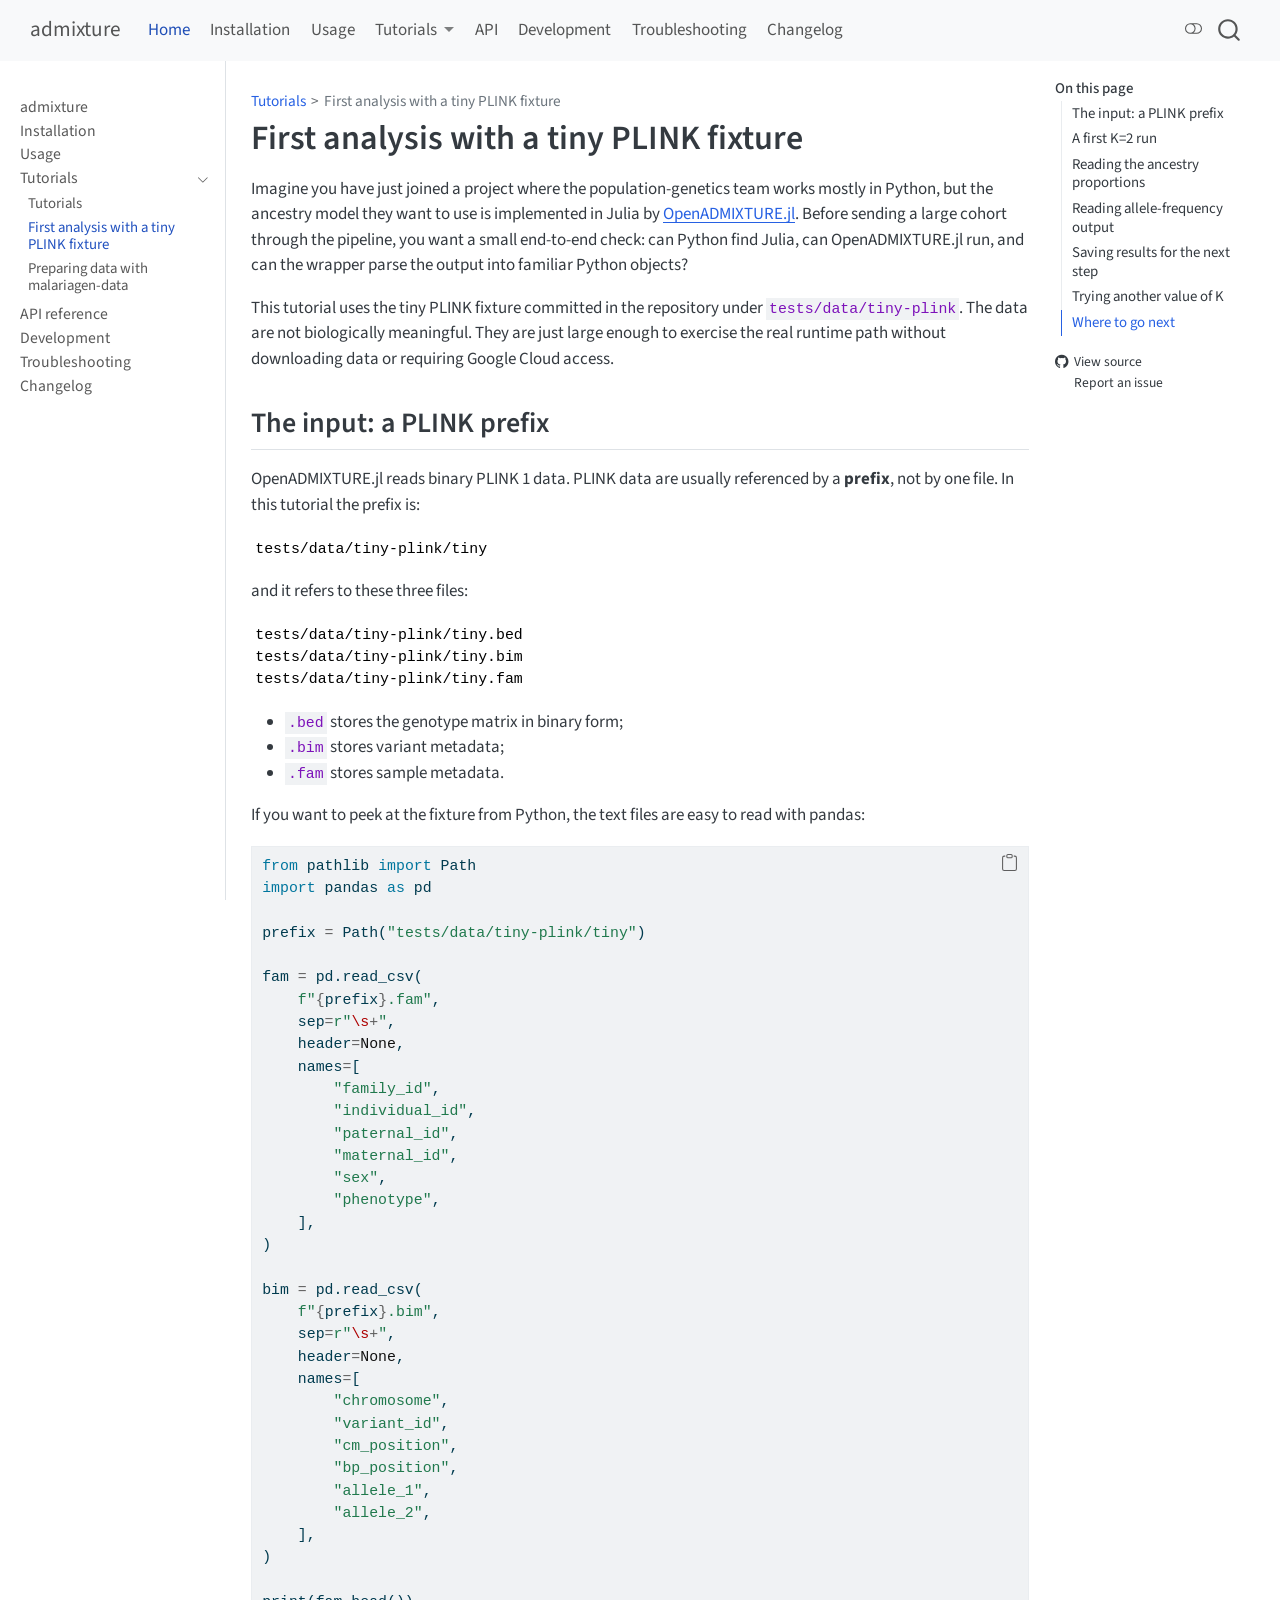
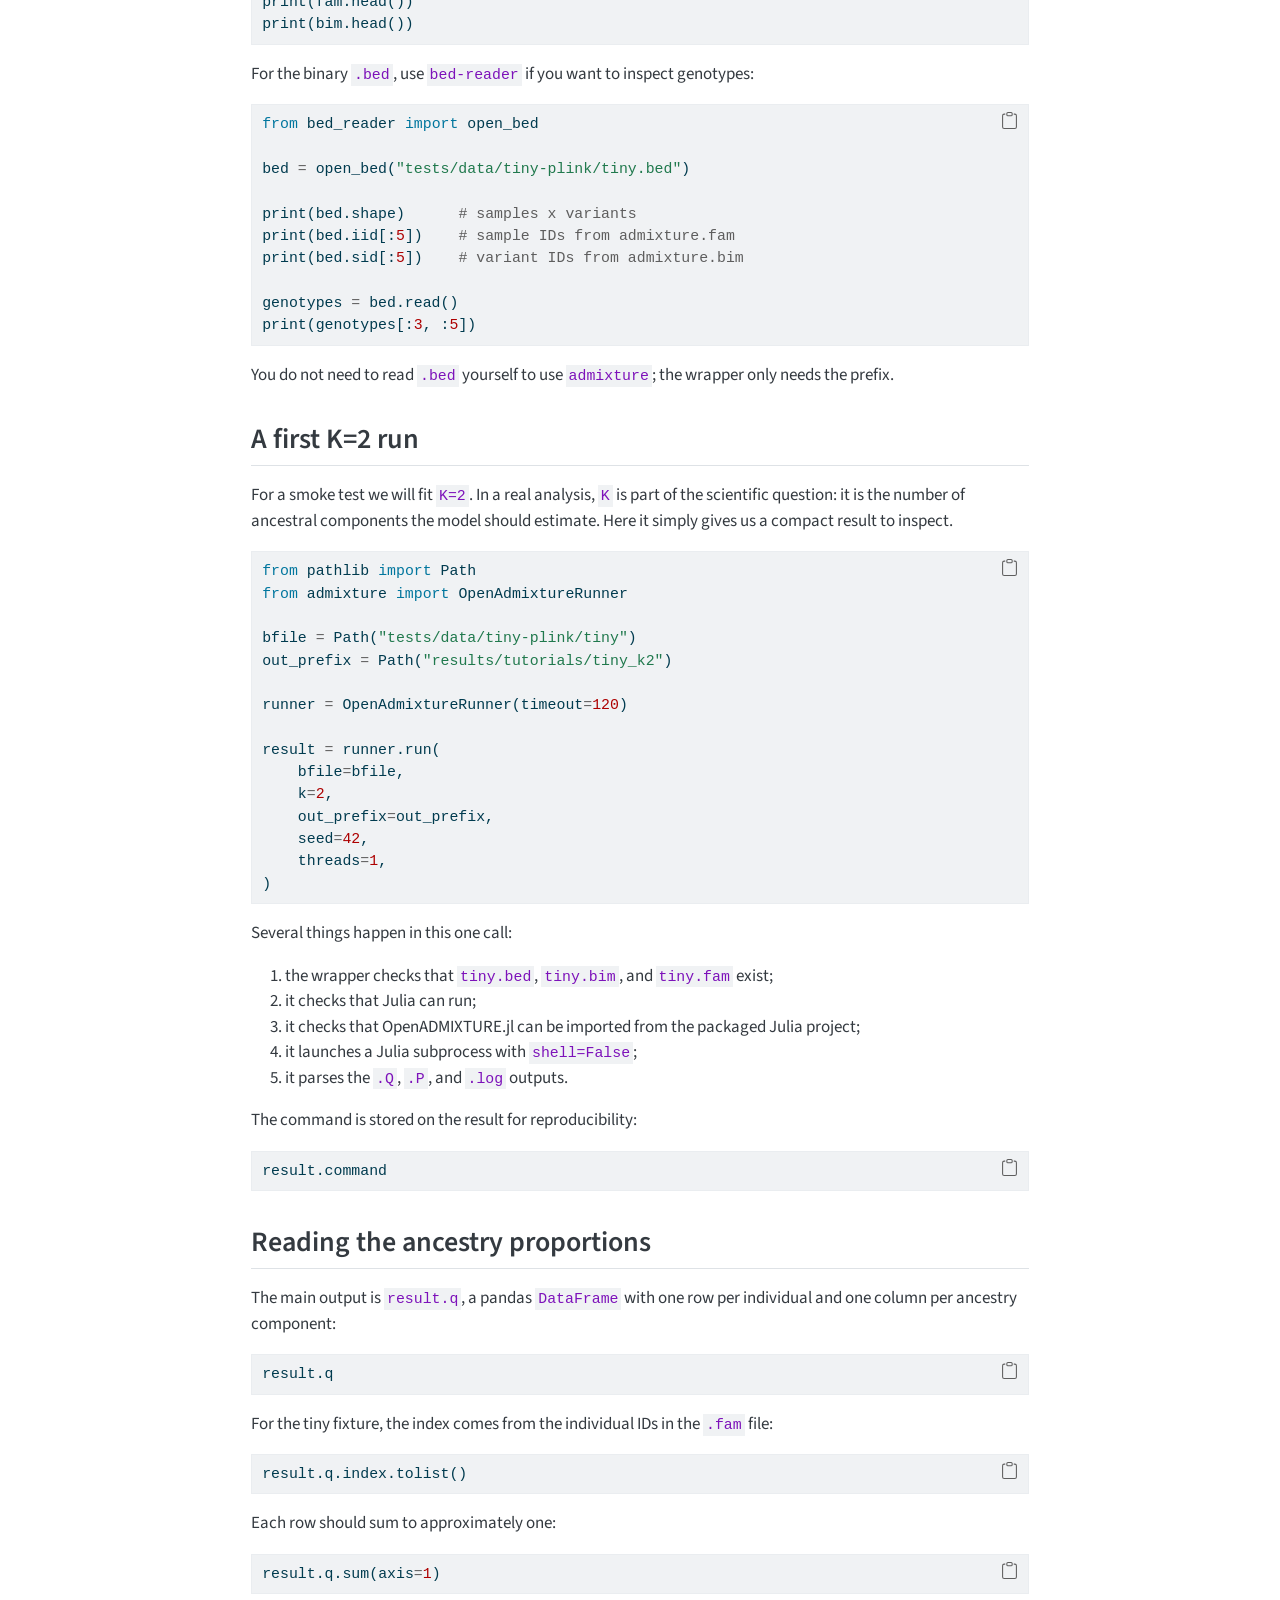
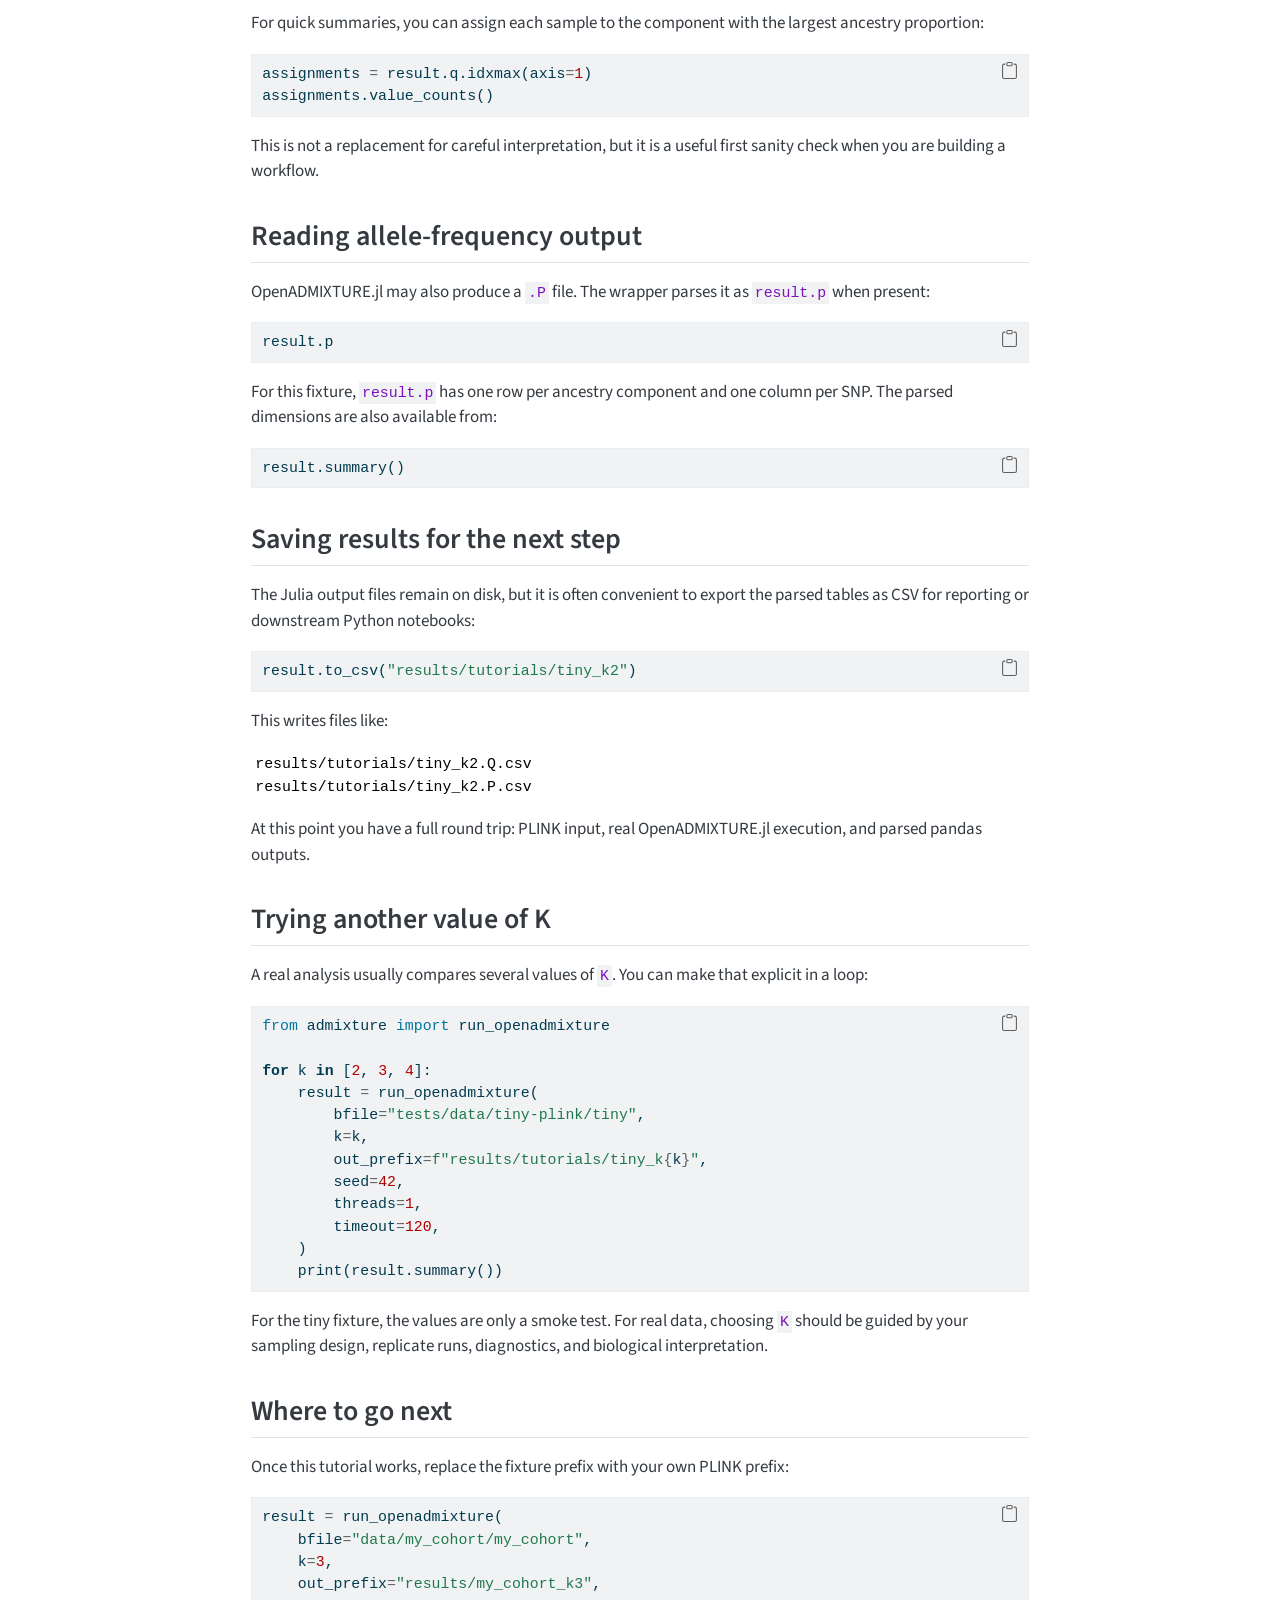
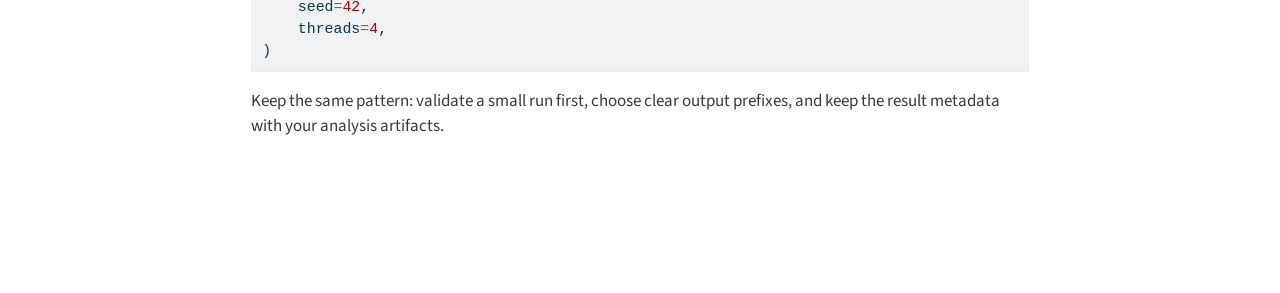
<file: tutorials/first-analysis.html>
<!DOCTYPE html>
<html xmlns="http://www.w3.org/1999/xhtml" lang="en" xml:lang="en"><head>

<meta charset="utf-8">
<meta name="generator" content="quarto-1.9.37">

<meta name="viewport" content="width=device-width, initial-scale=1.0, user-scalable=yes">


<title>First analysis with a tiny PLINK fixture – admixture</title>
<style>
/* Default styles provided by pandoc.
** See https://pandoc.org/MANUAL.html#variables-for-html for config info.
*/
code{white-space: pre-wrap;}
span.smallcaps{font-variant: small-caps;}
div.columns{display: flex; gap: min(4vw, 1.5em);}
div.column{flex: auto; overflow-x: auto;}
div.hanging-indent{margin-left: 1.5em; text-indent: -1.5em;}
ul.task-list{list-style: none;}
ul.task-list li input[type="checkbox"] {
  width: 0.8em;
  margin: 0 0.8em 0.2em -1em; /* quarto-specific, see https://github.com/quarto-dev/quarto-cli/issues/4556 */ 
  vertical-align: middle;
}
/* CSS for syntax highlighting */
html { -webkit-text-size-adjust: 100%; }
pre > code.sourceCode { white-space: pre; position: relative; }
pre > code.sourceCode > span { display: inline-block; line-height: 1.25; }
pre > code.sourceCode > span:empty { height: 1.2em; }
.sourceCode { overflow: visible; }
code.sourceCode > span { color: inherit; text-decoration: inherit; }
div.sourceCode { margin: 1em 0; }
pre.sourceCode { margin: 0; }
@media screen {
div.sourceCode { overflow: auto; }
}
@media print {
pre > code.sourceCode { white-space: pre-wrap; }
pre > code.sourceCode > span { text-indent: -5em; padding-left: 5em; }
}
pre.numberSource code
  { counter-reset: source-line 0; }
pre.numberSource code > span
  { position: relative; left: -4em; counter-increment: source-line; }
pre.numberSource code > span > a:first-child::before
  { content: counter(source-line);
    position: relative; left: -1em; text-align: right; vertical-align: baseline;
    border: none; display: inline-block;
    -webkit-touch-callout: none; -webkit-user-select: none;
    -khtml-user-select: none; -moz-user-select: none;
    -ms-user-select: none; user-select: none;
    padding: 0 4px; width: 4em;
  }
pre.numberSource { margin-left: 3em;  padding-left: 4px; }
div.sourceCode
  {   }
@media screen {
pre > code.sourceCode > span > a:first-child::before { text-decoration: underline; }
}
</style>


<script src="../site_libs/quarto-nav/quarto-nav.js"></script>
<script src="../site_libs/quarto-nav/headroom.min.js"></script>
<script src="../site_libs/clipboard/clipboard.min.js"></script>
<script src="../site_libs/quarto-search/autocomplete.umd.js"></script>
<script src="../site_libs/quarto-search/fuse.min.js"></script>
<script src="../site_libs/quarto-search/quarto-search.js"></script>
<meta name="quarto:offset" content="../">
<script src="../site_libs/quarto-html/quarto.js" type="module"></script>
<script src="../site_libs/quarto-html/tabsets/tabsets.js" type="module"></script>
<script src="../site_libs/quarto-html/popper.min.js"></script>
<script src="../site_libs/quarto-html/tippy.umd.min.js"></script>
<script src="../site_libs/quarto-html/anchor.min.js"></script>
<link href="../site_libs/quarto-html/tippy.css" rel="stylesheet">
<link href="../site_libs/quarto-html/quarto-syntax-highlighting-7f8f88aac4f3542376d5c11b86a4c14d.css" rel="stylesheet" class="quarto-color-scheme" id="quarto-text-highlighting-styles">
<link href="../site_libs/quarto-html/quarto-syntax-highlighting-dark-d0ae9245876894da5ac7e18953ecc5cc.css" rel="stylesheet" class="quarto-color-scheme quarto-color-alternate" id="quarto-text-highlighting-styles">
<link href="../site_libs/quarto-html/quarto-syntax-highlighting-7f8f88aac4f3542376d5c11b86a4c14d.css" rel="stylesheet" class="quarto-color-scheme-extra" id="quarto-text-highlighting-styles">
<script src="../site_libs/bootstrap/bootstrap.min.js"></script>
<link href="../site_libs/bootstrap/bootstrap-icons.css" rel="stylesheet">
<link href="../site_libs/bootstrap/bootstrap-312b66175a1f02a035263df1a0cb5ed4.min.css" rel="stylesheet" append-hash="true" class="quarto-color-scheme" id="quarto-bootstrap" data-mode="light">
<link href="../site_libs/bootstrap/bootstrap-dark-2661a967893d218e067e3942bae9aae7.min.css" rel="stylesheet" append-hash="true" class="quarto-color-scheme quarto-color-alternate" id="quarto-bootstrap" data-mode="dark">
<link href="../site_libs/bootstrap/bootstrap-312b66175a1f02a035263df1a0cb5ed4.min.css" rel="stylesheet" append-hash="true" class="quarto-color-scheme-extra" id="quarto-bootstrap" data-mode="light">
<script id="quarto-search-options" type="application/json">{
  "location": "navbar",
  "copy-button": false,
  "collapse-after": 3,
  "panel-placement": "end",
  "type": "overlay",
  "limit": 50,
  "keyboard-shortcut": [
    "f",
    "/",
    "s"
  ],
  "show-item-context": false,
  "language": {
    "search-no-results-text": "No results",
    "search-matching-documents-text": "matching documents",
    "search-copy-link-title": "Copy link to search",
    "search-hide-matches-text": "Hide additional matches",
    "search-more-match-text": "more match in this document",
    "search-more-matches-text": "more matches in this document",
    "search-clear-button-title": "Clear",
    "search-text-placeholder": "",
    "search-detached-cancel-button-title": "Cancel",
    "search-submit-button-title": "Submit",
    "search-label": "Search"
  }
}</script>


<link rel="stylesheet" href="../styles.css">
</head>

<body class="nav-sidebar docked nav-fixed quarto-light"><script id="quarto-html-before-body" type="application/javascript">
    const toggleBodyColorMode = (bsSheetEl) => {
      const mode = bsSheetEl.getAttribute("data-mode");
      const bodyEl = window.document.querySelector("body");
      if (mode === "dark") {
        bodyEl.classList.add("quarto-dark");
        bodyEl.classList.remove("quarto-light");
      } else {
        bodyEl.classList.add("quarto-light");
        bodyEl.classList.remove("quarto-dark");
      }
    }
    const toggleBodyColorPrimary = () => {
      const bsSheetEl = window.document.querySelector("link#quarto-bootstrap:not([rel=disabled-stylesheet])");
      if (bsSheetEl) {
        toggleBodyColorMode(bsSheetEl);
      }
    }
    const setColorSchemeToggle = (alternate) => {
      const toggles = window.document.querySelectorAll('.quarto-color-scheme-toggle');
      for (let i=0; i < toggles.length; i++) {
        const toggle = toggles[i];
        if (toggle) {
          if (alternate) {
            toggle.classList.add("alternate");
          } else {
            toggle.classList.remove("alternate");
          }
        }
      }
    };
    const toggleColorMode = (alternate) => {
      // Switch the stylesheets
      const primaryStylesheets = window.document.querySelectorAll('link.quarto-color-scheme:not(.quarto-color-alternate)');
      const alternateStylesheets = window.document.querySelectorAll('link.quarto-color-scheme.quarto-color-alternate');
      manageTransitions('#quarto-margin-sidebar .nav-link', false);
      if (alternate) {
        // note: dark is layered on light, we don't disable primary!
        enableStylesheet(alternateStylesheets);
        for (const sheetNode of alternateStylesheets) {
          if (sheetNode.id === "quarto-bootstrap") {
            toggleBodyColorMode(sheetNode);
          }
        }
      } else {
        disableStylesheet(alternateStylesheets);
        enableStylesheet(primaryStylesheets)
        toggleBodyColorPrimary();
      }
      manageTransitions('#quarto-margin-sidebar .nav-link', true);
      // Switch the toggles
      setColorSchemeToggle(alternate)
      // Hack to workaround the fact that safari doesn't
      // properly recolor the scrollbar when toggling (#1455)
      if (navigator.userAgent.indexOf('Safari') > 0 && navigator.userAgent.indexOf('Chrome') == -1) {
        manageTransitions("body", false);
        window.scrollTo(0, 1);
        setTimeout(() => {
          window.scrollTo(0, 0);
          manageTransitions("body", true);
        }, 40);
      }
    }
    const disableStylesheet = (stylesheets) => {
      for (let i=0; i < stylesheets.length; i++) {
        const stylesheet = stylesheets[i];
        stylesheet.rel = 'disabled-stylesheet';
      }
    }
    const enableStylesheet = (stylesheets) => {
      for (let i=0; i < stylesheets.length; i++) {
        const stylesheet = stylesheets[i];
        if(stylesheet.rel !== 'stylesheet') { // for Chrome, which will still FOUC without this check
          stylesheet.rel = 'stylesheet';
        }
      }
    }
    const manageTransitions = (selector, allowTransitions) => {
      const els = window.document.querySelectorAll(selector);
      for (let i=0; i < els.length; i++) {
        const el = els[i];
        if (allowTransitions) {
          el.classList.remove('notransition');
        } else {
          el.classList.add('notransition');
        }
      }
    }
    const isFileUrl = () => {
      return window.location.protocol === 'file:';
    }
    const hasAlternateSentinel = () => {
      let styleSentinel = getColorSchemeSentinel();
      if (styleSentinel !== null) {
        return styleSentinel === "alternate";
      } else {
        return false;
      }
    }
    const setStyleSentinel = (alternate) => {
      const value = alternate ? "alternate" : "default";
      if (!isFileUrl()) {
        window.localStorage.setItem("quarto-color-scheme", value);
      } else {
        localAlternateSentinel = value;
      }
    }
    const getColorSchemeSentinel = () => {
      if (!isFileUrl()) {
        const storageValue = window.localStorage.getItem("quarto-color-scheme");
        return storageValue != null ? storageValue : localAlternateSentinel;
      } else {
        return localAlternateSentinel;
      }
    }
    const toggleGiscusIfUsed = (isAlternate, darkModeDefault) => {
      const baseTheme = document.querySelector('#giscus-base-theme')?.value ?? 'light';
      const alternateTheme = document.querySelector('#giscus-alt-theme')?.value ?? 'dark';
      let newTheme = '';
      if(authorPrefersDark) {
        newTheme = isAlternate ? baseTheme : alternateTheme;
      } else {
        newTheme = isAlternate ? alternateTheme : baseTheme;
      }
      const changeGiscusTheme = () => {
        // From: https://github.com/giscus/giscus/issues/336
        const sendMessage = (message) => {
          const iframe = document.querySelector('iframe.giscus-frame');
          if (!iframe) return;
          iframe.contentWindow.postMessage({ giscus: message }, 'https://giscus.app');
        }
        sendMessage({
          setConfig: {
            theme: newTheme
          }
        });
      }
      const isGiscussLoaded = window.document.querySelector('iframe.giscus-frame') !== null;
      if (isGiscussLoaded) {
        changeGiscusTheme();
      }
    };
    const authorPrefersDark = false;
    const darkModeDefault = authorPrefersDark;
      document.querySelector('link#quarto-text-highlighting-styles.quarto-color-scheme-extra').rel = 'disabled-stylesheet';
      document.querySelector('link#quarto-bootstrap.quarto-color-scheme-extra').rel = 'disabled-stylesheet';
    let localAlternateSentinel = darkModeDefault ? 'alternate' : 'default';
    // Dark / light mode switch
    window.quartoToggleColorScheme = () => {
      // Read the current dark / light value
      let toAlternate = !hasAlternateSentinel();
      toggleColorMode(toAlternate);
      setStyleSentinel(toAlternate);
      toggleGiscusIfUsed(toAlternate, darkModeDefault);
      window.dispatchEvent(new Event('resize'));
    };
    // Switch to dark mode if need be
    if (hasAlternateSentinel()) {
      toggleColorMode(true);
    } else {
      toggleColorMode(false);
    }
  </script>

<div id="quarto-search-results"></div>
  <header id="quarto-header" class="headroom fixed-top">
    <nav class="navbar navbar-expand-lg " data-bs-theme="dark">
      <div class="navbar-container container-fluid">
      <div class="navbar-brand-container mx-auto">
    <a class="navbar-brand" href="../index.html">
    <span class="navbar-title">admixture</span>
    </a>
  </div>
            <div id="quarto-search" class="" title="Search"></div>
          <button class="navbar-toggler" type="button" data-bs-toggle="collapse" data-bs-target="#navbarCollapse" aria-controls="navbarCollapse" role="menu" aria-expanded="false" aria-label="Toggle navigation" onclick="if (window.quartoToggleHeadroom) { window.quartoToggleHeadroom(); }">
  <span class="navbar-toggler-icon"></span>
</button>
          <div class="collapse navbar-collapse" id="navbarCollapse">
            <ul class="navbar-nav navbar-nav-scroll me-auto">
  <li class="nav-item">
    <a class="nav-link active" href="../index.html" aria-current="page"> 
<span class="menu-text">Home</span></a>
  </li>  
  <li class="nav-item">
    <a class="nav-link" href="../installation.html"> 
<span class="menu-text">Installation</span></a>
  </li>  
  <li class="nav-item">
    <a class="nav-link" href="../usage.html"> 
<span class="menu-text">Usage</span></a>
  </li>  
  <li class="nav-item dropdown ">
    <a class="nav-link dropdown-toggle" href="#" id="nav-menu-tutorials" role="link" data-bs-toggle="dropdown" aria-expanded="false">
 <span class="menu-text">Tutorials</span>
    </a>
    <ul class="dropdown-menu" aria-labelledby="nav-menu-tutorials">    
        <li>
    <a class="dropdown-item" href="../tutorials/index.html">
 <span class="dropdown-text">Overview</span></a>
  </li>  
        <li>
    <a class="dropdown-item" href="../tutorials/first-analysis.html">
 <span class="dropdown-text">First analysis</span></a>
  </li>  
        <li>
    <a class="dropdown-item" href="../tutorials/malariagen-data.html">
 <span class="dropdown-text">malariagen-data</span></a>
  </li>  
    </ul>
  </li>
  <li class="nav-item">
    <a class="nav-link" href="../api.html"> 
<span class="menu-text">API</span></a>
  </li>  
  <li class="nav-item">
    <a class="nav-link" href="../development.html"> 
<span class="menu-text">Development</span></a>
  </li>  
  <li class="nav-item">
    <a class="nav-link" href="../troubleshooting.html"> 
<span class="menu-text">Troubleshooting</span></a>
  </li>  
  <li class="nav-item">
    <a class="nav-link" href="../changelog.html"> 
<span class="menu-text">Changelog</span></a>
  </li>  
</ul>
          </div> <!-- /navcollapse -->
            <div class="quarto-navbar-tools">
  <a href="" class="quarto-color-scheme-toggle quarto-navigation-tool  px-1" onclick="window.quartoToggleColorScheme(); return false;" title="Toggle dark mode"><i class="bi"></i></a>
</div>
      </div> <!-- /container-fluid -->
    </nav>
  <nav class="quarto-secondary-nav">
    <div class="container-fluid d-flex">
      <button type="button" class="quarto-btn-toggle btn" data-bs-toggle="collapse" role="button" data-bs-target=".quarto-sidebar-collapse-item" aria-controls="quarto-sidebar" aria-expanded="false" aria-label="Toggle sidebar navigation" onclick="if (window.quartoToggleHeadroom) { window.quartoToggleHeadroom(); }">
        <i class="bi bi-layout-text-sidebar-reverse"></i>
      </button>
        <nav class="quarto-page-breadcrumbs" aria-label="breadcrumb"><ol class="breadcrumb"><li class="breadcrumb-item"><a href="../tutorials/index.html">Tutorials</a></li><li class="breadcrumb-item"><a href="../tutorials/first-analysis.html">First analysis with a tiny PLINK fixture</a></li></ol></nav>
        <a class="flex-grow-1" role="navigation" data-bs-toggle="collapse" data-bs-target=".quarto-sidebar-collapse-item" aria-controls="quarto-sidebar" aria-expanded="false" aria-label="Toggle sidebar navigation" onclick="if (window.quartoToggleHeadroom) { window.quartoToggleHeadroom(); }">      
        </a>
    </div>
  </nav>
</header>
<!-- content -->
<div id="quarto-content" class="quarto-container page-columns page-rows-contents page-layout-article page-navbar">
<!-- sidebar -->
  <nav id="quarto-sidebar" class="sidebar collapse collapse-horizontal quarto-sidebar-collapse-item sidebar-navigation docked overflow-auto">
    <div class="sidebar-menu-container"> 
    <ul class="list-unstyled mt-1">
        <li class="sidebar-item">
  <div class="sidebar-item-container"> 
  <a href="../index.html" class="sidebar-item-text sidebar-link">
 <span class="menu-text">admixture</span></a>
  </div>
</li>
        <li class="sidebar-item">
  <div class="sidebar-item-container"> 
  <a href="../installation.html" class="sidebar-item-text sidebar-link">
 <span class="menu-text">Installation</span></a>
  </div>
</li>
        <li class="sidebar-item">
  <div class="sidebar-item-container"> 
  <a href="../usage.html" class="sidebar-item-text sidebar-link">
 <span class="menu-text">Usage</span></a>
  </div>
</li>
        <li class="sidebar-item sidebar-item-section">
      <div class="sidebar-item-container"> 
            <a class="sidebar-item-text sidebar-link text-start" data-bs-toggle="collapse" data-bs-target="#quarto-sidebar-section-1" role="navigation" aria-expanded="true">
 <span class="menu-text">Tutorials</span></a>
          <a class="sidebar-item-toggle text-start" data-bs-toggle="collapse" data-bs-target="#quarto-sidebar-section-1" role="navigation" aria-expanded="true" aria-label="Toggle section">
            <i class="bi bi-chevron-right ms-2"></i>
          </a> 
      </div>
      <ul id="quarto-sidebar-section-1" class="collapse list-unstyled sidebar-section depth1 show">  
          <li class="sidebar-item">
  <div class="sidebar-item-container"> 
  <a href="../tutorials/index.html" class="sidebar-item-text sidebar-link">
 <span class="menu-text">Tutorials</span></a>
  </div>
</li>
          <li class="sidebar-item">
  <div class="sidebar-item-container"> 
  <a href="../tutorials/first-analysis.html" class="sidebar-item-text sidebar-link active">
 <span class="menu-text">First analysis with a tiny PLINK fixture</span></a>
  </div>
</li>
          <li class="sidebar-item">
  <div class="sidebar-item-container"> 
  <a href="../tutorials/malariagen-data.html" class="sidebar-item-text sidebar-link">
 <span class="menu-text">Preparing data with malariagen-data</span></a>
  </div>
</li>
      </ul>
  </li>
        <li class="sidebar-item">
  <div class="sidebar-item-container"> 
  <a href="../api.html" class="sidebar-item-text sidebar-link">
 <span class="menu-text">API reference</span></a>
  </div>
</li>
        <li class="sidebar-item">
  <div class="sidebar-item-container"> 
  <a href="../development.html" class="sidebar-item-text sidebar-link">
 <span class="menu-text">Development</span></a>
  </div>
</li>
        <li class="sidebar-item">
  <div class="sidebar-item-container"> 
  <a href="../troubleshooting.html" class="sidebar-item-text sidebar-link">
 <span class="menu-text">Troubleshooting</span></a>
  </div>
</li>
        <li class="sidebar-item">
  <div class="sidebar-item-container"> 
  <a href="../changelog.html" class="sidebar-item-text sidebar-link">
 <span class="menu-text">Changelog</span></a>
  </div>
</li>
    </ul>
    </div>
</nav>
<div id="quarto-sidebar-glass" class="quarto-sidebar-collapse-item" data-bs-toggle="collapse" data-bs-target=".quarto-sidebar-collapse-item"></div>
<!-- margin-sidebar -->
    <div id="quarto-margin-sidebar" class="sidebar margin-sidebar">
        <nav id="TOC" role="doc-toc" class="toc-active">
    <h2 id="toc-title">On this page</h2>
   
  <ul>
  <li><a href="#the-input-a-plink-prefix" id="toc-the-input-a-plink-prefix" class="nav-link active" data-scroll-target="#the-input-a-plink-prefix">The input: a PLINK prefix</a></li>
  <li><a href="#a-first-k2-run" id="toc-a-first-k2-run" class="nav-link" data-scroll-target="#a-first-k2-run">A first K=2 run</a></li>
  <li><a href="#reading-the-ancestry-proportions" id="toc-reading-the-ancestry-proportions" class="nav-link" data-scroll-target="#reading-the-ancestry-proportions">Reading the ancestry proportions</a></li>
  <li><a href="#reading-allele-frequency-output" id="toc-reading-allele-frequency-output" class="nav-link" data-scroll-target="#reading-allele-frequency-output">Reading allele-frequency output</a></li>
  <li><a href="#saving-results-for-the-next-step" id="toc-saving-results-for-the-next-step" class="nav-link" data-scroll-target="#saving-results-for-the-next-step">Saving results for the next step</a></li>
  <li><a href="#trying-another-value-of-k" id="toc-trying-another-value-of-k" class="nav-link" data-scroll-target="#trying-another-value-of-k">Trying another value of K</a></li>
  <li><a href="#where-to-go-next" id="toc-where-to-go-next" class="nav-link" data-scroll-target="#where-to-go-next">Where to go next</a></li>
  </ul>
<div class="toc-actions"><ul><li><a href="https://github.com/osl-incubatoradmixture/blob/main/tutorials/first-analysis.qmd" class="toc-action"><i class="bi bi-github"></i>View source</a></li><li><a href="https://github.com/osl-incubatoradmixture/issues/new" class="toc-action"><i class="bi empty"></i>Report an issue</a></li></ul></div></nav>
    </div>
<!-- main -->
<main class="content" id="quarto-document-content">


<header id="title-block-header" class="quarto-title-block default"><nav class="quarto-page-breadcrumbs quarto-title-breadcrumbs d-none d-lg-block" aria-label="breadcrumb"><ol class="breadcrumb"><li class="breadcrumb-item"><a href="../tutorials/index.html">Tutorials</a></li><li class="breadcrumb-item"><a href="../tutorials/first-analysis.html">First analysis with a tiny PLINK fixture</a></li></ol></nav>
<div class="quarto-title">
<h1 class="title">First analysis with a tiny PLINK fixture</h1>
</div>



<div class="quarto-title-meta">

    
  
    
  </div>
  


</header>


<p>Imagine you have just joined a project where the population-genetics team works mostly in Python, but the ancestry model they want to use is implemented in Julia by <a href="https://github.com/OpenMendel/OpenADMIXTURE.jl">OpenADMIXTURE.jl</a>. Before sending a large cohort through the pipeline, you want a small end-to-end check: can Python find Julia, can OpenADMIXTURE.jl run, and can the wrapper parse the output into familiar Python objects?</p>
<p>This tutorial uses the tiny PLINK fixture committed in the repository under <code>tests/data/tiny-plink</code>. The data are not biologically meaningful. They are just large enough to exercise the real runtime path without downloading data or requiring Google Cloud access.</p>
<section id="the-input-a-plink-prefix" class="level2">
<h2 class="anchored" data-anchor-id="the-input-a-plink-prefix">The input: a PLINK prefix</h2>
<p>OpenADMIXTURE.jl reads binary PLINK 1 data. PLINK data are usually referenced by a <strong>prefix</strong>, not by one file. In this tutorial the prefix is:</p>
<pre class="text"><code>tests/data/tiny-plink/tiny</code></pre>
<p>and it refers to these three files:</p>
<pre class="text"><code>tests/data/tiny-plink/tiny.bed
tests/data/tiny-plink/tiny.bim
tests/data/tiny-plink/tiny.fam</code></pre>
<ul>
<li><code>.bed</code> stores the genotype matrix in binary form;</li>
<li><code>.bim</code> stores variant metadata;</li>
<li><code>.fam</code> stores sample metadata.</li>
</ul>
<p>If you want to peek at the fixture from Python, the text files are easy to read with pandas:</p>
<div class="code-copy-outer-scaffold"><div class="sourceCode" id="cb3"><pre class="sourceCode python code-with-copy"><code class="sourceCode python"><span id="cb3-1"><a href="#cb3-1" aria-hidden="true" tabindex="-1"></a><span class="im">from</span> pathlib <span class="im">import</span> Path</span>
<span id="cb3-2"><a href="#cb3-2" aria-hidden="true" tabindex="-1"></a><span class="im">import</span> pandas <span class="im">as</span> pd</span>
<span id="cb3-3"><a href="#cb3-3" aria-hidden="true" tabindex="-1"></a></span>
<span id="cb3-4"><a href="#cb3-4" aria-hidden="true" tabindex="-1"></a>prefix <span class="op">=</span> Path(<span class="st">"tests/data/tiny-plink/tiny"</span>)</span>
<span id="cb3-5"><a href="#cb3-5" aria-hidden="true" tabindex="-1"></a></span>
<span id="cb3-6"><a href="#cb3-6" aria-hidden="true" tabindex="-1"></a>fam <span class="op">=</span> pd.read_csv(</span>
<span id="cb3-7"><a href="#cb3-7" aria-hidden="true" tabindex="-1"></a>    <span class="ss">f"</span><span class="sc">{</span>prefix<span class="sc">}</span><span class="ss">.fam"</span>,</span>
<span id="cb3-8"><a href="#cb3-8" aria-hidden="true" tabindex="-1"></a>    sep<span class="op">=</span><span class="vs">r"</span><span class="dv">\s</span><span class="op">+</span><span class="vs">"</span>,</span>
<span id="cb3-9"><a href="#cb3-9" aria-hidden="true" tabindex="-1"></a>    header<span class="op">=</span><span class="va">None</span>,</span>
<span id="cb3-10"><a href="#cb3-10" aria-hidden="true" tabindex="-1"></a>    names<span class="op">=</span>[</span>
<span id="cb3-11"><a href="#cb3-11" aria-hidden="true" tabindex="-1"></a>        <span class="st">"family_id"</span>,</span>
<span id="cb3-12"><a href="#cb3-12" aria-hidden="true" tabindex="-1"></a>        <span class="st">"individual_id"</span>,</span>
<span id="cb3-13"><a href="#cb3-13" aria-hidden="true" tabindex="-1"></a>        <span class="st">"paternal_id"</span>,</span>
<span id="cb3-14"><a href="#cb3-14" aria-hidden="true" tabindex="-1"></a>        <span class="st">"maternal_id"</span>,</span>
<span id="cb3-15"><a href="#cb3-15" aria-hidden="true" tabindex="-1"></a>        <span class="st">"sex"</span>,</span>
<span id="cb3-16"><a href="#cb3-16" aria-hidden="true" tabindex="-1"></a>        <span class="st">"phenotype"</span>,</span>
<span id="cb3-17"><a href="#cb3-17" aria-hidden="true" tabindex="-1"></a>    ],</span>
<span id="cb3-18"><a href="#cb3-18" aria-hidden="true" tabindex="-1"></a>)</span>
<span id="cb3-19"><a href="#cb3-19" aria-hidden="true" tabindex="-1"></a></span>
<span id="cb3-20"><a href="#cb3-20" aria-hidden="true" tabindex="-1"></a>bim <span class="op">=</span> pd.read_csv(</span>
<span id="cb3-21"><a href="#cb3-21" aria-hidden="true" tabindex="-1"></a>    <span class="ss">f"</span><span class="sc">{</span>prefix<span class="sc">}</span><span class="ss">.bim"</span>,</span>
<span id="cb3-22"><a href="#cb3-22" aria-hidden="true" tabindex="-1"></a>    sep<span class="op">=</span><span class="vs">r"</span><span class="dv">\s</span><span class="op">+</span><span class="vs">"</span>,</span>
<span id="cb3-23"><a href="#cb3-23" aria-hidden="true" tabindex="-1"></a>    header<span class="op">=</span><span class="va">None</span>,</span>
<span id="cb3-24"><a href="#cb3-24" aria-hidden="true" tabindex="-1"></a>    names<span class="op">=</span>[</span>
<span id="cb3-25"><a href="#cb3-25" aria-hidden="true" tabindex="-1"></a>        <span class="st">"chromosome"</span>,</span>
<span id="cb3-26"><a href="#cb3-26" aria-hidden="true" tabindex="-1"></a>        <span class="st">"variant_id"</span>,</span>
<span id="cb3-27"><a href="#cb3-27" aria-hidden="true" tabindex="-1"></a>        <span class="st">"cm_position"</span>,</span>
<span id="cb3-28"><a href="#cb3-28" aria-hidden="true" tabindex="-1"></a>        <span class="st">"bp_position"</span>,</span>
<span id="cb3-29"><a href="#cb3-29" aria-hidden="true" tabindex="-1"></a>        <span class="st">"allele_1"</span>,</span>
<span id="cb3-30"><a href="#cb3-30" aria-hidden="true" tabindex="-1"></a>        <span class="st">"allele_2"</span>,</span>
<span id="cb3-31"><a href="#cb3-31" aria-hidden="true" tabindex="-1"></a>    ],</span>
<span id="cb3-32"><a href="#cb3-32" aria-hidden="true" tabindex="-1"></a>)</span>
<span id="cb3-33"><a href="#cb3-33" aria-hidden="true" tabindex="-1"></a></span>
<span id="cb3-34"><a href="#cb3-34" aria-hidden="true" tabindex="-1"></a><span class="bu">print</span>(fam.head())</span>
<span id="cb3-35"><a href="#cb3-35" aria-hidden="true" tabindex="-1"></a><span class="bu">print</span>(bim.head())</span></code></pre></div><button title="Copy to Clipboard" class="code-copy-button"><i class="bi"></i></button></div>
<p>For the binary <code>.bed</code>, use <code>bed-reader</code> if you want to inspect genotypes:</p>
<div class="code-copy-outer-scaffold"><div class="sourceCode" id="cb4"><pre class="sourceCode python code-with-copy"><code class="sourceCode python"><span id="cb4-1"><a href="#cb4-1" aria-hidden="true" tabindex="-1"></a><span class="im">from</span> bed_reader <span class="im">import</span> open_bed</span>
<span id="cb4-2"><a href="#cb4-2" aria-hidden="true" tabindex="-1"></a></span>
<span id="cb4-3"><a href="#cb4-3" aria-hidden="true" tabindex="-1"></a>bed <span class="op">=</span> open_bed(<span class="st">"tests/data/tiny-plink/tiny.bed"</span>)</span>
<span id="cb4-4"><a href="#cb4-4" aria-hidden="true" tabindex="-1"></a></span>
<span id="cb4-5"><a href="#cb4-5" aria-hidden="true" tabindex="-1"></a><span class="bu">print</span>(bed.shape)      <span class="co"># samples x variants</span></span>
<span id="cb4-6"><a href="#cb4-6" aria-hidden="true" tabindex="-1"></a><span class="bu">print</span>(bed.iid[:<span class="dv">5</span>])    <span class="co"># sample IDs from admixture.fam</span></span>
<span id="cb4-7"><a href="#cb4-7" aria-hidden="true" tabindex="-1"></a><span class="bu">print</span>(bed.sid[:<span class="dv">5</span>])    <span class="co"># variant IDs from admixture.bim</span></span>
<span id="cb4-8"><a href="#cb4-8" aria-hidden="true" tabindex="-1"></a></span>
<span id="cb4-9"><a href="#cb4-9" aria-hidden="true" tabindex="-1"></a>genotypes <span class="op">=</span> bed.read()</span>
<span id="cb4-10"><a href="#cb4-10" aria-hidden="true" tabindex="-1"></a><span class="bu">print</span>(genotypes[:<span class="dv">3</span>, :<span class="dv">5</span>])</span></code></pre></div><button title="Copy to Clipboard" class="code-copy-button"><i class="bi"></i></button></div>
<p>You do not need to read <code>.bed</code> yourself to use <code>admixture</code>; the wrapper only needs the prefix.</p>
</section>
<section id="a-first-k2-run" class="level2">
<h2 class="anchored" data-anchor-id="a-first-k2-run">A first K=2 run</h2>
<p>For a smoke test we will fit <code>K=2</code>. In a real analysis, <code>K</code> is part of the scientific question: it is the number of ancestral components the model should estimate. Here it simply gives us a compact result to inspect.</p>
<div class="code-copy-outer-scaffold"><div class="sourceCode" id="cb5"><pre class="sourceCode python code-with-copy"><code class="sourceCode python"><span id="cb5-1"><a href="#cb5-1" aria-hidden="true" tabindex="-1"></a><span class="im">from</span> pathlib <span class="im">import</span> Path</span>
<span id="cb5-2"><a href="#cb5-2" aria-hidden="true" tabindex="-1"></a><span class="im">from</span> admixture <span class="im">import</span> OpenAdmixtureRunner</span>
<span id="cb5-3"><a href="#cb5-3" aria-hidden="true" tabindex="-1"></a></span>
<span id="cb5-4"><a href="#cb5-4" aria-hidden="true" tabindex="-1"></a>bfile <span class="op">=</span> Path(<span class="st">"tests/data/tiny-plink/tiny"</span>)</span>
<span id="cb5-5"><a href="#cb5-5" aria-hidden="true" tabindex="-1"></a>out_prefix <span class="op">=</span> Path(<span class="st">"results/tutorials/tiny_k2"</span>)</span>
<span id="cb5-6"><a href="#cb5-6" aria-hidden="true" tabindex="-1"></a></span>
<span id="cb5-7"><a href="#cb5-7" aria-hidden="true" tabindex="-1"></a>runner <span class="op">=</span> OpenAdmixtureRunner(timeout<span class="op">=</span><span class="dv">120</span>)</span>
<span id="cb5-8"><a href="#cb5-8" aria-hidden="true" tabindex="-1"></a></span>
<span id="cb5-9"><a href="#cb5-9" aria-hidden="true" tabindex="-1"></a>result <span class="op">=</span> runner.run(</span>
<span id="cb5-10"><a href="#cb5-10" aria-hidden="true" tabindex="-1"></a>    bfile<span class="op">=</span>bfile,</span>
<span id="cb5-11"><a href="#cb5-11" aria-hidden="true" tabindex="-1"></a>    k<span class="op">=</span><span class="dv">2</span>,</span>
<span id="cb5-12"><a href="#cb5-12" aria-hidden="true" tabindex="-1"></a>    out_prefix<span class="op">=</span>out_prefix,</span>
<span id="cb5-13"><a href="#cb5-13" aria-hidden="true" tabindex="-1"></a>    seed<span class="op">=</span><span class="dv">42</span>,</span>
<span id="cb5-14"><a href="#cb5-14" aria-hidden="true" tabindex="-1"></a>    threads<span class="op">=</span><span class="dv">1</span>,</span>
<span id="cb5-15"><a href="#cb5-15" aria-hidden="true" tabindex="-1"></a>)</span></code></pre></div><button title="Copy to Clipboard" class="code-copy-button"><i class="bi"></i></button></div>
<p>Several things happen in this one call:</p>
<ol type="1">
<li>the wrapper checks that <code>tiny.bed</code>, <code>tiny.bim</code>, and <code>tiny.fam</code> exist;</li>
<li>it checks that Julia can run;</li>
<li>it checks that OpenADMIXTURE.jl can be imported from the packaged Julia project;</li>
<li>it launches a Julia subprocess with <code>shell=False</code>;</li>
<li>it parses the <code>.Q</code>, <code>.P</code>, and <code>.log</code> outputs.</li>
</ol>
<p>The command is stored on the result for reproducibility:</p>
<div class="code-copy-outer-scaffold"><div class="sourceCode" id="cb6"><pre class="sourceCode python code-with-copy"><code class="sourceCode python"><span id="cb6-1"><a href="#cb6-1" aria-hidden="true" tabindex="-1"></a>result.command</span></code></pre></div><button title="Copy to Clipboard" class="code-copy-button"><i class="bi"></i></button></div>
</section>
<section id="reading-the-ancestry-proportions" class="level2">
<h2 class="anchored" data-anchor-id="reading-the-ancestry-proportions">Reading the ancestry proportions</h2>
<p>The main output is <code>result.q</code>, a pandas <code>DataFrame</code> with one row per individual and one column per ancestry component:</p>
<div class="code-copy-outer-scaffold"><div class="sourceCode" id="cb7"><pre class="sourceCode python code-with-copy"><code class="sourceCode python"><span id="cb7-1"><a href="#cb7-1" aria-hidden="true" tabindex="-1"></a>result.q</span></code></pre></div><button title="Copy to Clipboard" class="code-copy-button"><i class="bi"></i></button></div>
<p>For the tiny fixture, the index comes from the individual IDs in the <code>.fam</code> file:</p>
<div class="code-copy-outer-scaffold"><div class="sourceCode" id="cb8"><pre class="sourceCode python code-with-copy"><code class="sourceCode python"><span id="cb8-1"><a href="#cb8-1" aria-hidden="true" tabindex="-1"></a>result.q.index.tolist()</span></code></pre></div><button title="Copy to Clipboard" class="code-copy-button"><i class="bi"></i></button></div>
<p>Each row should sum to approximately one:</p>
<div class="code-copy-outer-scaffold"><div class="sourceCode" id="cb9"><pre class="sourceCode python code-with-copy"><code class="sourceCode python"><span id="cb9-1"><a href="#cb9-1" aria-hidden="true" tabindex="-1"></a>result.q.<span class="bu">sum</span>(axis<span class="op">=</span><span class="dv">1</span>)</span></code></pre></div><button title="Copy to Clipboard" class="code-copy-button"><i class="bi"></i></button></div>
<p>For quick summaries, you can assign each sample to the component with the largest ancestry proportion:</p>
<div class="code-copy-outer-scaffold"><div class="sourceCode" id="cb10"><pre class="sourceCode python code-with-copy"><code class="sourceCode python"><span id="cb10-1"><a href="#cb10-1" aria-hidden="true" tabindex="-1"></a>assignments <span class="op">=</span> result.q.idxmax(axis<span class="op">=</span><span class="dv">1</span>)</span>
<span id="cb10-2"><a href="#cb10-2" aria-hidden="true" tabindex="-1"></a>assignments.value_counts()</span></code></pre></div><button title="Copy to Clipboard" class="code-copy-button"><i class="bi"></i></button></div>
<p>This is not a replacement for careful interpretation, but it is a useful first sanity check when you are building a workflow.</p>
</section>
<section id="reading-allele-frequency-output" class="level2">
<h2 class="anchored" data-anchor-id="reading-allele-frequency-output">Reading allele-frequency output</h2>
<p>OpenADMIXTURE.jl may also produce a <code>.P</code> file. The wrapper parses it as <code>result.p</code> when present:</p>
<div class="code-copy-outer-scaffold"><div class="sourceCode" id="cb11"><pre class="sourceCode python code-with-copy"><code class="sourceCode python"><span id="cb11-1"><a href="#cb11-1" aria-hidden="true" tabindex="-1"></a>result.p</span></code></pre></div><button title="Copy to Clipboard" class="code-copy-button"><i class="bi"></i></button></div>
<p>For this fixture, <code>result.p</code> has one row per ancestry component and one column per SNP. The parsed dimensions are also available from:</p>
<div class="code-copy-outer-scaffold"><div class="sourceCode" id="cb12"><pre class="sourceCode python code-with-copy"><code class="sourceCode python"><span id="cb12-1"><a href="#cb12-1" aria-hidden="true" tabindex="-1"></a>result.summary()</span></code></pre></div><button title="Copy to Clipboard" class="code-copy-button"><i class="bi"></i></button></div>
</section>
<section id="saving-results-for-the-next-step" class="level2">
<h2 class="anchored" data-anchor-id="saving-results-for-the-next-step">Saving results for the next step</h2>
<p>The Julia output files remain on disk, but it is often convenient to export the parsed tables as CSV for reporting or downstream Python notebooks:</p>
<div class="code-copy-outer-scaffold"><div class="sourceCode" id="cb13"><pre class="sourceCode python code-with-copy"><code class="sourceCode python"><span id="cb13-1"><a href="#cb13-1" aria-hidden="true" tabindex="-1"></a>result.to_csv(<span class="st">"results/tutorials/tiny_k2"</span>)</span></code></pre></div><button title="Copy to Clipboard" class="code-copy-button"><i class="bi"></i></button></div>
<p>This writes files like:</p>
<pre class="text"><code>results/tutorials/tiny_k2.Q.csv
results/tutorials/tiny_k2.P.csv</code></pre>
<p>At this point you have a full round trip: PLINK input, real OpenADMIXTURE.jl execution, and parsed pandas outputs.</p>
</section>
<section id="trying-another-value-of-k" class="level2">
<h2 class="anchored" data-anchor-id="trying-another-value-of-k">Trying another value of K</h2>
<p>A real analysis usually compares several values of <code>K</code>. You can make that explicit in a loop:</p>
<div class="code-copy-outer-scaffold"><div class="sourceCode" id="cb15"><pre class="sourceCode python code-with-copy"><code class="sourceCode python"><span id="cb15-1"><a href="#cb15-1" aria-hidden="true" tabindex="-1"></a><span class="im">from</span> admixture <span class="im">import</span> run_openadmixture</span>
<span id="cb15-2"><a href="#cb15-2" aria-hidden="true" tabindex="-1"></a></span>
<span id="cb15-3"><a href="#cb15-3" aria-hidden="true" tabindex="-1"></a><span class="cf">for</span> k <span class="kw">in</span> [<span class="dv">2</span>, <span class="dv">3</span>, <span class="dv">4</span>]:</span>
<span id="cb15-4"><a href="#cb15-4" aria-hidden="true" tabindex="-1"></a>    result <span class="op">=</span> run_openadmixture(</span>
<span id="cb15-5"><a href="#cb15-5" aria-hidden="true" tabindex="-1"></a>        bfile<span class="op">=</span><span class="st">"tests/data/tiny-plink/tiny"</span>,</span>
<span id="cb15-6"><a href="#cb15-6" aria-hidden="true" tabindex="-1"></a>        k<span class="op">=</span>k,</span>
<span id="cb15-7"><a href="#cb15-7" aria-hidden="true" tabindex="-1"></a>        out_prefix<span class="op">=</span><span class="ss">f"results/tutorials/tiny_k</span><span class="sc">{</span>k<span class="sc">}</span><span class="ss">"</span>,</span>
<span id="cb15-8"><a href="#cb15-8" aria-hidden="true" tabindex="-1"></a>        seed<span class="op">=</span><span class="dv">42</span>,</span>
<span id="cb15-9"><a href="#cb15-9" aria-hidden="true" tabindex="-1"></a>        threads<span class="op">=</span><span class="dv">1</span>,</span>
<span id="cb15-10"><a href="#cb15-10" aria-hidden="true" tabindex="-1"></a>        timeout<span class="op">=</span><span class="dv">120</span>,</span>
<span id="cb15-11"><a href="#cb15-11" aria-hidden="true" tabindex="-1"></a>    )</span>
<span id="cb15-12"><a href="#cb15-12" aria-hidden="true" tabindex="-1"></a>    <span class="bu">print</span>(result.summary())</span></code></pre></div><button title="Copy to Clipboard" class="code-copy-button"><i class="bi"></i></button></div>
<p>For the tiny fixture, the values are only a smoke test. For real data, choosing <code>K</code> should be guided by your sampling design, replicate runs, diagnostics, and biological interpretation.</p>
</section>
<section id="where-to-go-next" class="level2">
<h2 class="anchored" data-anchor-id="where-to-go-next">Where to go next</h2>
<p>Once this tutorial works, replace the fixture prefix with your own PLINK prefix:</p>
<div class="code-copy-outer-scaffold"><div class="sourceCode" id="cb16"><pre class="sourceCode python code-with-copy"><code class="sourceCode python"><span id="cb16-1"><a href="#cb16-1" aria-hidden="true" tabindex="-1"></a>result <span class="op">=</span> run_openadmixture(</span>
<span id="cb16-2"><a href="#cb16-2" aria-hidden="true" tabindex="-1"></a>    bfile<span class="op">=</span><span class="st">"data/my_cohort/my_cohort"</span>,</span>
<span id="cb16-3"><a href="#cb16-3" aria-hidden="true" tabindex="-1"></a>    k<span class="op">=</span><span class="dv">3</span>,</span>
<span id="cb16-4"><a href="#cb16-4" aria-hidden="true" tabindex="-1"></a>    out_prefix<span class="op">=</span><span class="st">"results/my_cohort_k3"</span>,</span>
<span id="cb16-5"><a href="#cb16-5" aria-hidden="true" tabindex="-1"></a>    seed<span class="op">=</span><span class="dv">42</span>,</span>
<span id="cb16-6"><a href="#cb16-6" aria-hidden="true" tabindex="-1"></a>    threads<span class="op">=</span><span class="dv">4</span>,</span>
<span id="cb16-7"><a href="#cb16-7" aria-hidden="true" tabindex="-1"></a>)</span></code></pre></div><button title="Copy to Clipboard" class="code-copy-button"><i class="bi"></i></button></div>
<p>Keep the same pattern: validate a small run first, choose clear output prefixes, and keep the result metadata with your analysis artifacts.</p>


</section>

</main> <!-- /main -->
<script id="quarto-html-after-body" type="application/javascript">
  window.document.addEventListener("DOMContentLoaded", function (event) {
    // Ensure there is a toggle, if there isn't float one in the top right
    if (window.document.querySelector('.quarto-color-scheme-toggle') === null) {
      const a = window.document.createElement('a');
      a.classList.add('top-right');
      a.classList.add('quarto-color-scheme-toggle');
      a.href = "";
      a.onclick = function() { try { window.quartoToggleColorScheme(); } catch {} return false; };
      const i = window.document.createElement("i");
      i.classList.add('bi');
      a.appendChild(i);
      window.document.body.appendChild(a);
    }
    setColorSchemeToggle(hasAlternateSentinel())
    const icon = "";
    const anchorJS = new window.AnchorJS();
    anchorJS.options = {
      placement: 'right',
      icon: icon
    };
    anchorJS.add('.anchored');
    const isCodeAnnotation = (el) => {
      for (const clz of el.classList) {
        if (clz.startsWith('code-annotation-')) {                     
          return true;
        }
      }
      return false;
    }
    const onCopySuccess = function(e) {
      // button target
      const button = e.trigger;
      // don't keep focus
      button.blur();
      // flash "checked"
      button.classList.add('code-copy-button-checked');
      var currentTitle = button.getAttribute("title");
      button.setAttribute("title", "Copied!");
      let tooltip;
      if (window.bootstrap) {
        button.setAttribute("data-bs-toggle", "tooltip");
        button.setAttribute("data-bs-placement", "left");
        button.setAttribute("data-bs-title", "Copied!");
        tooltip = new bootstrap.Tooltip(button, 
          { trigger: "manual", 
            customClass: "code-copy-button-tooltip",
            offset: [0, -8]});
        tooltip.show();    
      }
      setTimeout(function() {
        if (tooltip) {
          tooltip.hide();
          button.removeAttribute("data-bs-title");
          button.removeAttribute("data-bs-toggle");
          button.removeAttribute("data-bs-placement");
        }
        button.setAttribute("title", currentTitle);
        button.classList.remove('code-copy-button-checked');
      }, 1000);
      // clear code selection
      e.clearSelection();
    }
    const getTextToCopy = function(trigger) {
      const outerScaffold = trigger.parentElement.cloneNode(true);
      const codeEl = outerScaffold.querySelector('code');
      for (const childEl of codeEl.children) {
        if (isCodeAnnotation(childEl)) {
          childEl.remove();
        }
      }
      return codeEl.innerText;
    }
    const clipboard = new window.ClipboardJS('.code-copy-button:not([data-in-quarto-modal])', {
      text: getTextToCopy
    });
    clipboard.on('success', onCopySuccess);
    if (window.document.getElementById('quarto-embedded-source-code-modal')) {
      const clipboardModal = new window.ClipboardJS('.code-copy-button[data-in-quarto-modal]', {
        text: getTextToCopy,
        container: window.document.getElementById('quarto-embedded-source-code-modal')
      });
      clipboardModal.on('success', onCopySuccess);
    }
      var localhostRegex = new RegExp(/^(?:http|https):\/\/localhost\:?[0-9]*\//);
      var mailtoRegex = new RegExp(/^mailto:/);
        var filterRegex = new RegExp('/' + window.location.host + '/');
      var isInternal = (href) => {
          return filterRegex.test(href) || localhostRegex.test(href) || mailtoRegex.test(href);
      }
      // Inspect non-navigation links and adorn them if external
     var links = window.document.querySelectorAll('a[href]:not(.nav-link):not(.navbar-brand):not(.toc-action):not(.sidebar-link):not(.sidebar-item-toggle):not(.pagination-link):not(.no-external):not([aria-hidden]):not(.dropdown-item):not(.quarto-navigation-tool):not(.about-link)');
      for (var i=0; i<links.length; i++) {
        const link = links[i];
        if (!isInternal(link.href)) {
          // undo the damage that might have been done by quarto-nav.js in the case of
          // links that we want to consider external
          if (link.dataset.originalHref !== undefined) {
            link.href = link.dataset.originalHref;
          }
        }
      }
    function tippyHover(el, contentFn, onTriggerFn, onUntriggerFn) {
      const config = {
        allowHTML: true,
        maxWidth: 500,
        delay: 100,
        arrow: false,
        appendTo: function(el) {
            return el.parentElement;
        },
        interactive: true,
        interactiveBorder: 10,
        theme: 'quarto',
        placement: 'bottom-start',
      };
      if (contentFn) {
        config.content = contentFn;
      }
      if (onTriggerFn) {
        config.onTrigger = onTriggerFn;
      }
      if (onUntriggerFn) {
        config.onUntrigger = onUntriggerFn;
      }
      window.tippy(el, config); 
    }
    const noterefs = window.document.querySelectorAll('a[role="doc-noteref"]');
    for (var i=0; i<noterefs.length; i++) {
      const ref = noterefs[i];
      tippyHover(ref, function() {
        // use id or data attribute instead here
        let href = ref.getAttribute('data-footnote-href') || ref.getAttribute('href');
        try { href = new URL(href).hash; } catch {}
        const id = href.replace(/^#\/?/, "");
        const note = window.document.getElementById(id);
        if (note) {
          return note.innerHTML;
        } else {
          return "";
        }
      });
    }
    const xrefs = window.document.querySelectorAll('a.quarto-xref');
    const processXRef = (id, note) => {
      // Strip column container classes
      const stripColumnClz = (el) => {
        el.classList.remove("page-full", "page-columns");
        if (el.children) {
          for (const child of el.children) {
            stripColumnClz(child);
          }
        }
      }
      stripColumnClz(note)
      if (id === null || id.startsWith('sec-')) {
        // Special case sections, only their first couple elements
        const container = document.createElement("div");
        if (note.children && note.children.length > 2) {
          container.appendChild(note.children[0].cloneNode(true));
          for (let i = 1; i < note.children.length; i++) {
            const child = note.children[i];
            if (child.tagName === "P" && child.innerText === "") {
              continue;
            } else {
              container.appendChild(child.cloneNode(true));
              break;
            }
          }
          if (window.Quarto?.typesetMath) {
            window.Quarto.typesetMath(container);
          }
          return container.innerHTML
        } else {
          if (window.Quarto?.typesetMath) {
            window.Quarto.typesetMath(note);
          }
          return note.innerHTML;
        }
      } else {
        // Remove any anchor links if they are present
        const anchorLink = note.querySelector('a.anchorjs-link');
        if (anchorLink) {
          anchorLink.remove();
        }
        if (window.Quarto?.typesetMath) {
          window.Quarto.typesetMath(note);
        }
        if (note.classList.contains("callout")) {
          return note.outerHTML;
        } else {
          return note.innerHTML;
        }
      }
    }
    for (var i=0; i<xrefs.length; i++) {
      const xref = xrefs[i];
      tippyHover(xref, undefined, function(instance) {
        instance.disable();
        let url = xref.getAttribute('href');
        let hash = undefined; 
        if (url.startsWith('#')) {
          hash = url;
        } else {
          try { hash = new URL(url).hash; } catch {}
        }
        if (hash) {
          const id = hash.replace(/^#\/?/, "");
          const note = window.document.getElementById(id);
          if (note !== null) {
            try {
              const html = processXRef(id, note.cloneNode(true));
              instance.setContent(html);
            } finally {
              instance.enable();
              instance.show();
            }
          } else {
            // See if we can fetch this
            fetch(url.split('#')[0])
            .then(res => res.text())
            .then(html => {
              const parser = new DOMParser();
              const htmlDoc = parser.parseFromString(html, "text/html");
              const note = htmlDoc.getElementById(id);
              if (note !== null) {
                const html = processXRef(id, note);
                instance.setContent(html);
              } 
            }).finally(() => {
              instance.enable();
              instance.show();
            });
          }
        } else {
          // See if we can fetch a full url (with no hash to target)
          // This is a special case and we should probably do some content thinning / targeting
          fetch(url)
          .then(res => res.text())
          .then(html => {
            const parser = new DOMParser();
            const htmlDoc = parser.parseFromString(html, "text/html");
            const note = htmlDoc.querySelector('main.content');
            if (note !== null) {
              // This should only happen for chapter cross references
              // (since there is no id in the URL)
              // remove the first header
              if (note.children.length > 0 && note.children[0].tagName === "HEADER") {
                note.children[0].remove();
              }
              const html = processXRef(null, note);
              instance.setContent(html);
            } 
          }).finally(() => {
            instance.enable();
            instance.show();
          });
        }
      }, function(instance) {
      });
    }
        let selectedAnnoteEl;
        const selectorForAnnotation = ( cell, annotation) => {
          let cellAttr = 'data-code-cell="' + cell + '"';
          let lineAttr = 'data-code-annotation="' +  annotation + '"';
          const selector = 'span[' + cellAttr + '][' + lineAttr + ']';
          return selector;
        }
        const selectCodeLines = (annoteEl) => {
          const doc = window.document;
          const targetCell = annoteEl.getAttribute("data-target-cell");
          const targetAnnotation = annoteEl.getAttribute("data-target-annotation");
          const annoteSpan = window.document.querySelector(selectorForAnnotation(targetCell, targetAnnotation));
          const lines = annoteSpan.getAttribute("data-code-lines").split(",");
          const lineIds = lines.map((line) => {
            return targetCell + "-" + line;
          })
          let top = null;
          let height = null;
          let parent = null;
          if (lineIds.length > 0) {
              //compute the position of the single el (top and bottom and make a div)
              const el = window.document.getElementById(lineIds[0]);
              top = el.offsetTop;
              height = el.offsetHeight;
              parent = el.parentElement.parentElement;
            if (lineIds.length > 1) {
              const lastEl = window.document.getElementById(lineIds[lineIds.length - 1]);
              const bottom = lastEl.offsetTop + lastEl.offsetHeight;
              height = bottom - top;
            }
            if (top !== null && height !== null && parent !== null) {
              // cook up a div (if necessary) and position it 
              let div = window.document.getElementById("code-annotation-line-highlight");
              if (div === null) {
                div = window.document.createElement("div");
                div.setAttribute("id", "code-annotation-line-highlight");
                div.style.position = 'absolute';
                parent.appendChild(div);
              }
              div.style.top = top - 2 + "px";
              div.style.height = height + 4 + "px";
              div.style.left = 0;
              let gutterDiv = window.document.getElementById("code-annotation-line-highlight-gutter");
              if (gutterDiv === null) {
                gutterDiv = window.document.createElement("div");
                gutterDiv.setAttribute("id", "code-annotation-line-highlight-gutter");
                gutterDiv.style.position = 'absolute';
                const codeCell = window.document.getElementById(targetCell);
                const gutter = codeCell.querySelector('.code-annotation-gutter');
                gutter.appendChild(gutterDiv);
              }
              gutterDiv.style.top = top - 2 + "px";
              gutterDiv.style.height = height + 4 + "px";
            }
            selectedAnnoteEl = annoteEl;
          }
        };
        const unselectCodeLines = () => {
          const elementsIds = ["code-annotation-line-highlight", "code-annotation-line-highlight-gutter"];
          elementsIds.forEach((elId) => {
            const div = window.document.getElementById(elId);
            if (div) {
              div.remove();
            }
          });
          selectedAnnoteEl = undefined;
        };
          // Handle positioning of the toggle
      window.addEventListener(
        "resize",
        throttle(() => {
          elRect = undefined;
          if (selectedAnnoteEl) {
            selectCodeLines(selectedAnnoteEl);
          }
        }, 10)
      );
      function throttle(fn, ms) {
      let throttle = false;
      let timer;
        return (...args) => {
          if(!throttle) { // first call gets through
              fn.apply(this, args);
              throttle = true;
          } else { // all the others get throttled
              if(timer) clearTimeout(timer); // cancel #2
              timer = setTimeout(() => {
                fn.apply(this, args);
                timer = throttle = false;
              }, ms);
          }
        };
      }
        // Attach click handler to the DT
        const annoteDls = window.document.querySelectorAll('dt[data-target-cell]');
        for (const annoteDlNode of annoteDls) {
          annoteDlNode.addEventListener('click', (event) => {
            const clickedEl = event.target;
            if (clickedEl !== selectedAnnoteEl) {
              unselectCodeLines();
              const activeEl = window.document.querySelector('dt[data-target-cell].code-annotation-active');
              if (activeEl) {
                activeEl.classList.remove('code-annotation-active');
              }
              selectCodeLines(clickedEl);
              clickedEl.classList.add('code-annotation-active');
            } else {
              // Unselect the line
              unselectCodeLines();
              clickedEl.classList.remove('code-annotation-active');
            }
          });
        }
    const findCites = (el) => {
      const parentEl = el.parentElement;
      if (parentEl) {
        const cites = parentEl.dataset.cites;
        if (cites) {
          return {
            el,
            cites: cites.split(' ')
          };
        } else {
          return findCites(el.parentElement)
        }
      } else {
        return undefined;
      }
    };
    var bibliorefs = window.document.querySelectorAll('a[role="doc-biblioref"]');
    for (var i=0; i<bibliorefs.length; i++) {
      const ref = bibliorefs[i];
      const citeInfo = findCites(ref);
      if (citeInfo) {
        tippyHover(citeInfo.el, function() {
          var popup = window.document.createElement('div');
          citeInfo.cites.forEach(function(cite) {
            var citeDiv = window.document.createElement('div');
            citeDiv.classList.add('hanging-indent');
            citeDiv.classList.add('csl-entry');
            var biblioDiv = window.document.getElementById('ref-' + cite);
            if (biblioDiv) {
              citeDiv.innerHTML = biblioDiv.innerHTML;
            }
            popup.appendChild(citeDiv);
          });
          return popup.innerHTML;
        });
      }
    }
  });
  </script>
</div> <!-- /content -->




<footer class="footer"><div class="nav-footer"><div class="nav-footer-center"><div class="toc-actions d-sm-block d-md-none"><ul><li><a href="https://github.com/osl-incubatoradmixture/blob/main/tutorials/first-analysis.qmd" class="toc-action"><i class="bi bi-github"></i>View source</a></li><li><a href="https://github.com/osl-incubatoradmixture/issues/new" class="toc-action"><i class="bi empty"></i>Report an issue</a></li></ul></div></div></div></footer></body></html>
</file>
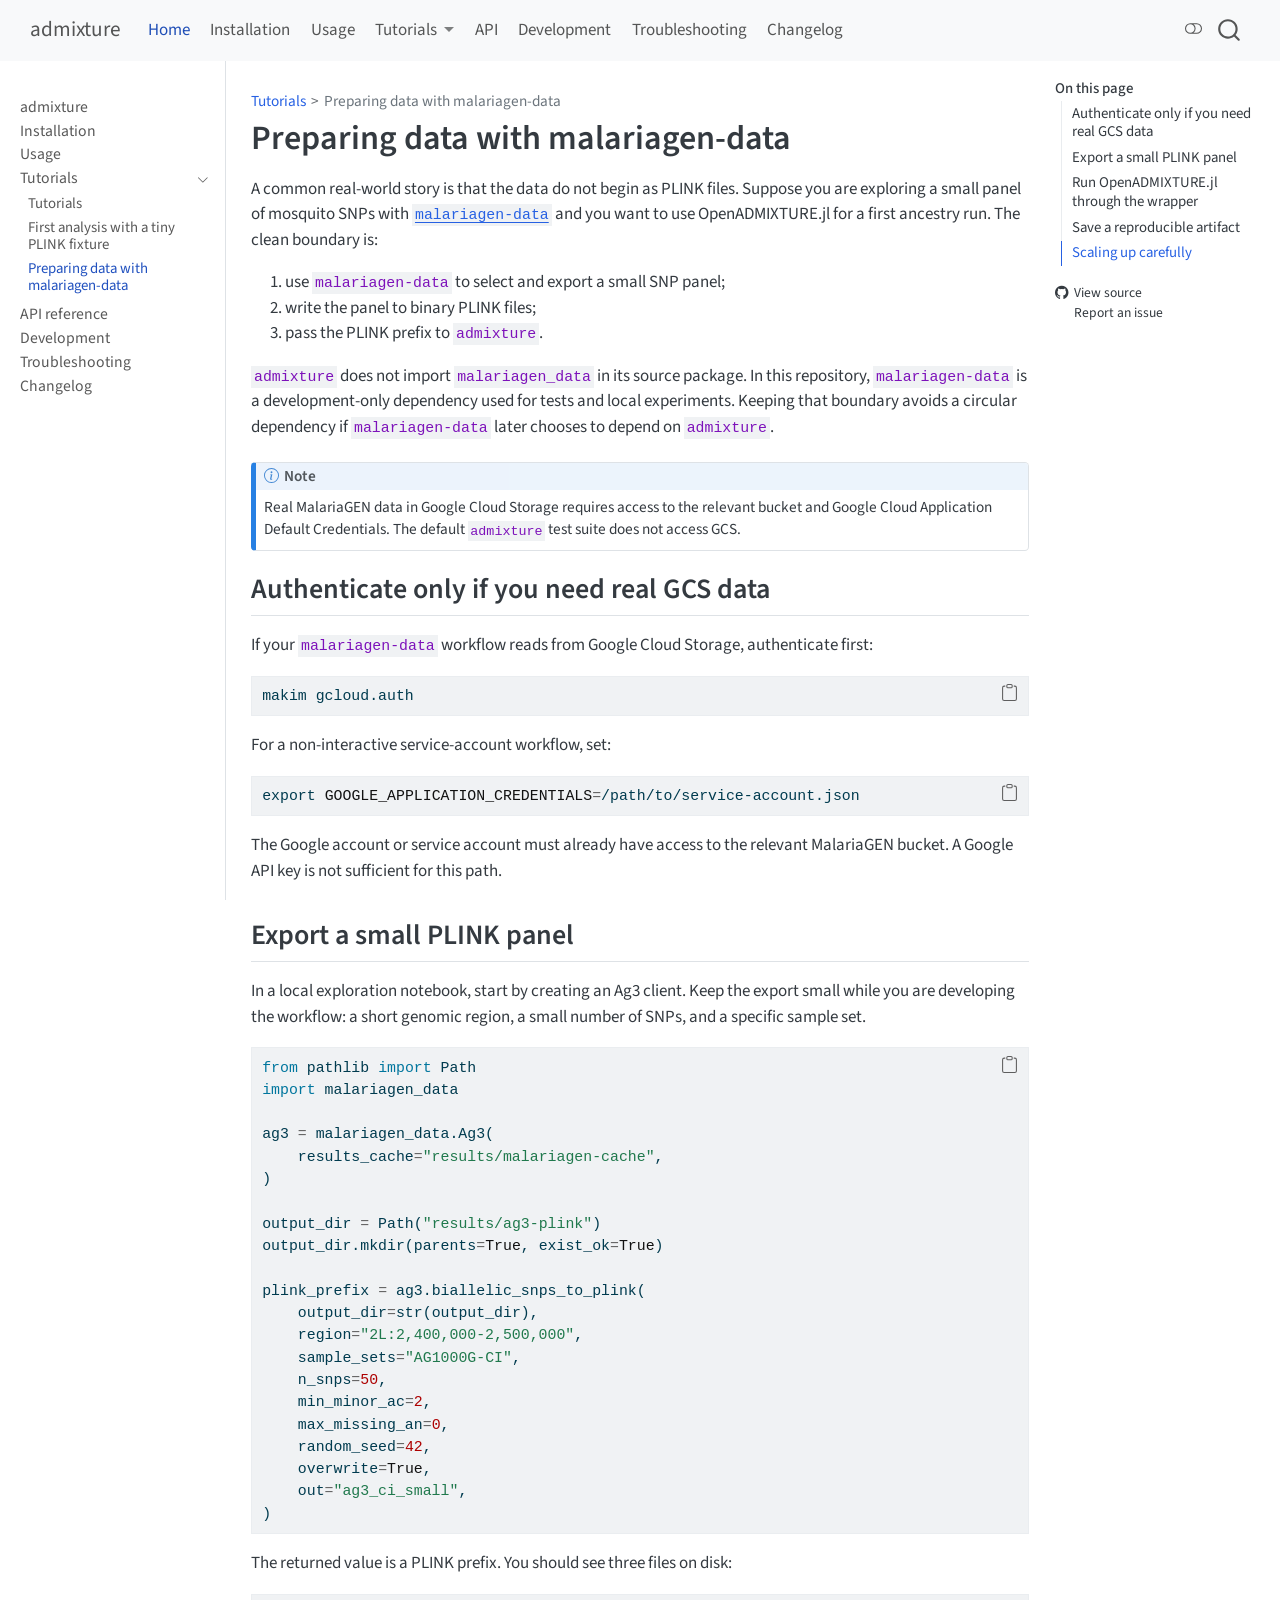
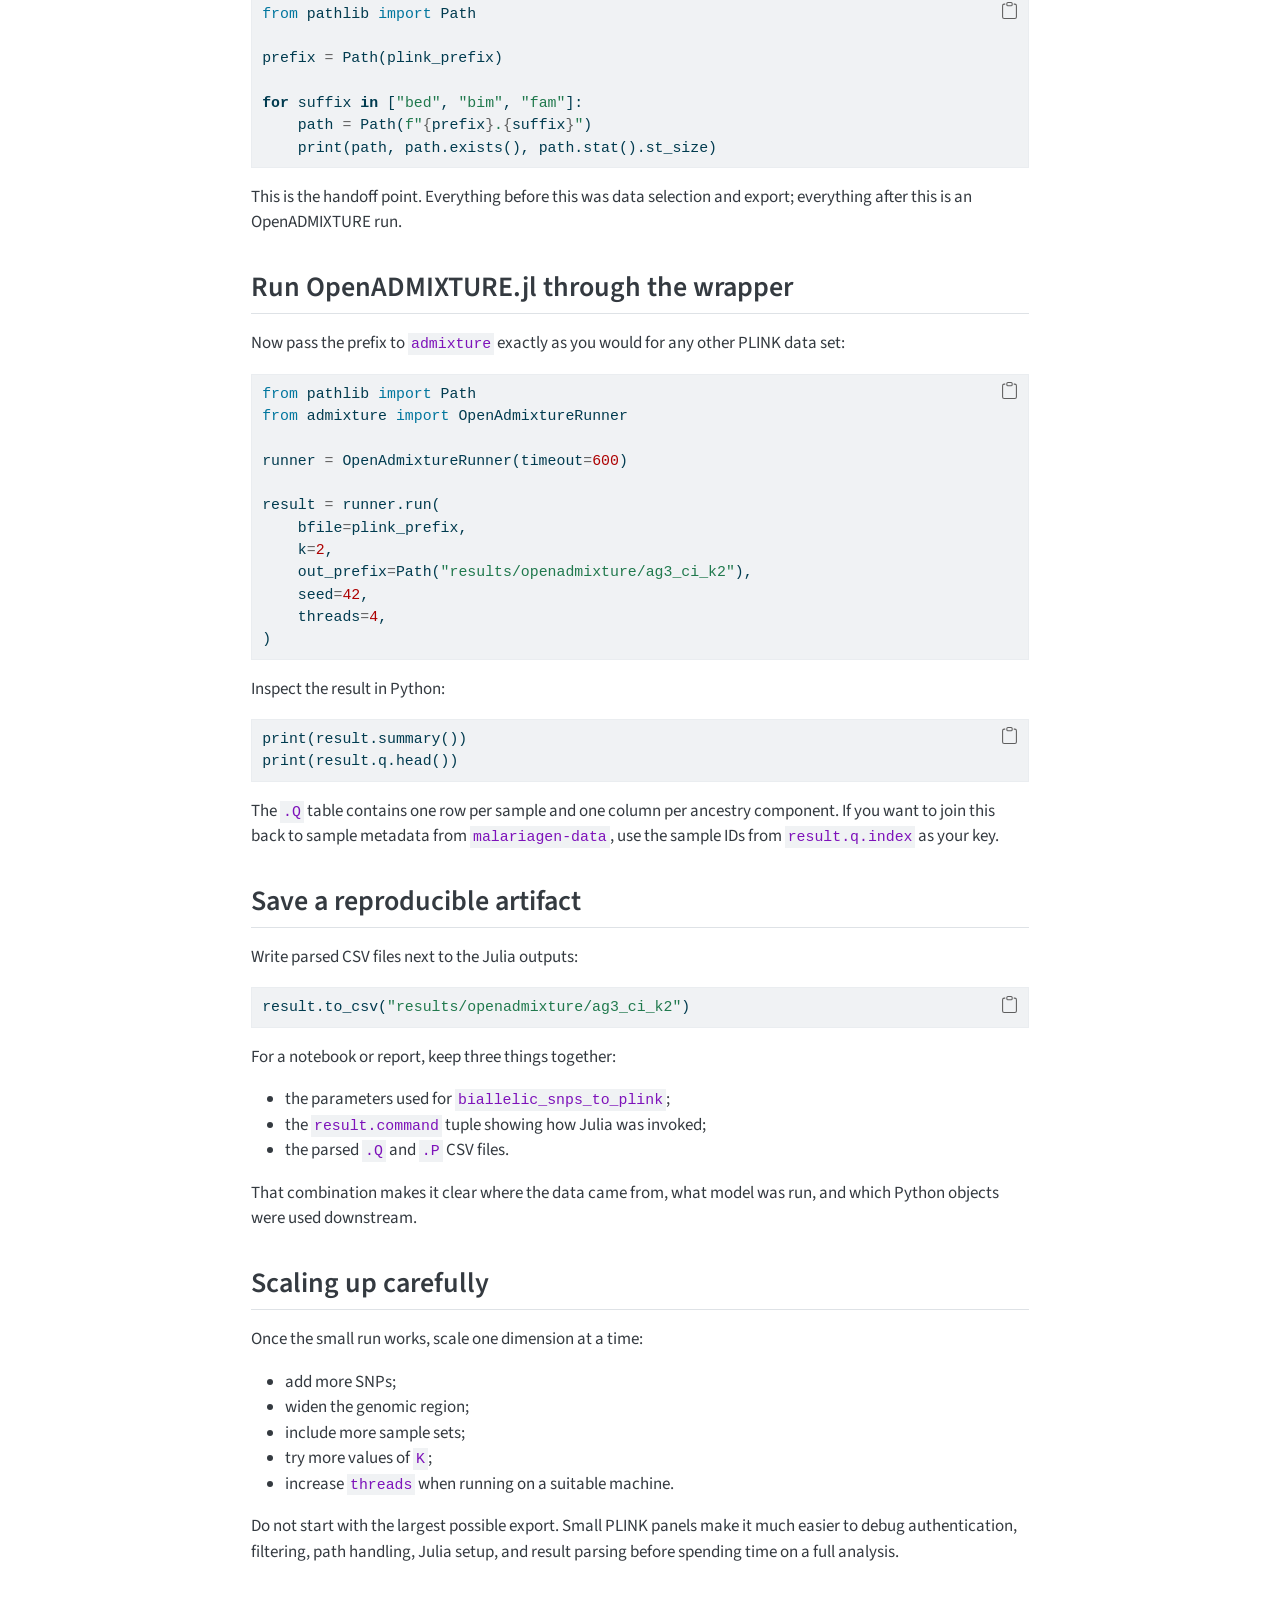
<file: tutorials/malariagen-data.html>
<!DOCTYPE html>
<html xmlns="http://www.w3.org/1999/xhtml" lang="en" xml:lang="en"><head>

<meta charset="utf-8">
<meta name="generator" content="quarto-1.9.37">

<meta name="viewport" content="width=device-width, initial-scale=1.0, user-scalable=yes">


<title>Preparing data with malariagen-data – admixture</title>
<style>
/* Default styles provided by pandoc.
** See https://pandoc.org/MANUAL.html#variables-for-html for config info.
*/
code{white-space: pre-wrap;}
span.smallcaps{font-variant: small-caps;}
div.columns{display: flex; gap: min(4vw, 1.5em);}
div.column{flex: auto; overflow-x: auto;}
div.hanging-indent{margin-left: 1.5em; text-indent: -1.5em;}
ul.task-list{list-style: none;}
ul.task-list li input[type="checkbox"] {
  width: 0.8em;
  margin: 0 0.8em 0.2em -1em; /* quarto-specific, see https://github.com/quarto-dev/quarto-cli/issues/4556 */ 
  vertical-align: middle;
}
/* CSS for syntax highlighting */
html { -webkit-text-size-adjust: 100%; }
pre > code.sourceCode { white-space: pre; position: relative; }
pre > code.sourceCode > span { display: inline-block; line-height: 1.25; }
pre > code.sourceCode > span:empty { height: 1.2em; }
.sourceCode { overflow: visible; }
code.sourceCode > span { color: inherit; text-decoration: inherit; }
div.sourceCode { margin: 1em 0; }
pre.sourceCode { margin: 0; }
@media screen {
div.sourceCode { overflow: auto; }
}
@media print {
pre > code.sourceCode { white-space: pre-wrap; }
pre > code.sourceCode > span { text-indent: -5em; padding-left: 5em; }
}
pre.numberSource code
  { counter-reset: source-line 0; }
pre.numberSource code > span
  { position: relative; left: -4em; counter-increment: source-line; }
pre.numberSource code > span > a:first-child::before
  { content: counter(source-line);
    position: relative; left: -1em; text-align: right; vertical-align: baseline;
    border: none; display: inline-block;
    -webkit-touch-callout: none; -webkit-user-select: none;
    -khtml-user-select: none; -moz-user-select: none;
    -ms-user-select: none; user-select: none;
    padding: 0 4px; width: 4em;
  }
pre.numberSource { margin-left: 3em;  padding-left: 4px; }
div.sourceCode
  {   }
@media screen {
pre > code.sourceCode > span > a:first-child::before { text-decoration: underline; }
}
</style>


<script src="../site_libs/quarto-nav/quarto-nav.js"></script>
<script src="../site_libs/quarto-nav/headroom.min.js"></script>
<script src="../site_libs/clipboard/clipboard.min.js"></script>
<script src="../site_libs/quarto-search/autocomplete.umd.js"></script>
<script src="../site_libs/quarto-search/fuse.min.js"></script>
<script src="../site_libs/quarto-search/quarto-search.js"></script>
<meta name="quarto:offset" content="../">
<script src="../site_libs/quarto-html/quarto.js" type="module"></script>
<script src="../site_libs/quarto-html/tabsets/tabsets.js" type="module"></script>
<script src="../site_libs/quarto-html/popper.min.js"></script>
<script src="../site_libs/quarto-html/tippy.umd.min.js"></script>
<script src="../site_libs/quarto-html/anchor.min.js"></script>
<link href="../site_libs/quarto-html/tippy.css" rel="stylesheet">
<link href="../site_libs/quarto-html/quarto-syntax-highlighting-7f8f88aac4f3542376d5c11b86a4c14d.css" rel="stylesheet" class="quarto-color-scheme" id="quarto-text-highlighting-styles">
<link href="../site_libs/quarto-html/quarto-syntax-highlighting-dark-d0ae9245876894da5ac7e18953ecc5cc.css" rel="stylesheet" class="quarto-color-scheme quarto-color-alternate" id="quarto-text-highlighting-styles">
<link href="../site_libs/quarto-html/quarto-syntax-highlighting-7f8f88aac4f3542376d5c11b86a4c14d.css" rel="stylesheet" class="quarto-color-scheme-extra" id="quarto-text-highlighting-styles">
<script src="../site_libs/bootstrap/bootstrap.min.js"></script>
<link href="../site_libs/bootstrap/bootstrap-icons.css" rel="stylesheet">
<link href="../site_libs/bootstrap/bootstrap-312b66175a1f02a035263df1a0cb5ed4.min.css" rel="stylesheet" append-hash="true" class="quarto-color-scheme" id="quarto-bootstrap" data-mode="light">
<link href="../site_libs/bootstrap/bootstrap-dark-2661a967893d218e067e3942bae9aae7.min.css" rel="stylesheet" append-hash="true" class="quarto-color-scheme quarto-color-alternate" id="quarto-bootstrap" data-mode="dark">
<link href="../site_libs/bootstrap/bootstrap-312b66175a1f02a035263df1a0cb5ed4.min.css" rel="stylesheet" append-hash="true" class="quarto-color-scheme-extra" id="quarto-bootstrap" data-mode="light">
<script id="quarto-search-options" type="application/json">{
  "location": "navbar",
  "copy-button": false,
  "collapse-after": 3,
  "panel-placement": "end",
  "type": "overlay",
  "limit": 50,
  "keyboard-shortcut": [
    "f",
    "/",
    "s"
  ],
  "show-item-context": false,
  "language": {
    "search-no-results-text": "No results",
    "search-matching-documents-text": "matching documents",
    "search-copy-link-title": "Copy link to search",
    "search-hide-matches-text": "Hide additional matches",
    "search-more-match-text": "more match in this document",
    "search-more-matches-text": "more matches in this document",
    "search-clear-button-title": "Clear",
    "search-text-placeholder": "",
    "search-detached-cancel-button-title": "Cancel",
    "search-submit-button-title": "Submit",
    "search-label": "Search"
  }
}</script>


<link rel="stylesheet" href="../styles.css">
</head>

<body class="nav-sidebar docked nav-fixed quarto-light"><script id="quarto-html-before-body" type="application/javascript">
    const toggleBodyColorMode = (bsSheetEl) => {
      const mode = bsSheetEl.getAttribute("data-mode");
      const bodyEl = window.document.querySelector("body");
      if (mode === "dark") {
        bodyEl.classList.add("quarto-dark");
        bodyEl.classList.remove("quarto-light");
      } else {
        bodyEl.classList.add("quarto-light");
        bodyEl.classList.remove("quarto-dark");
      }
    }
    const toggleBodyColorPrimary = () => {
      const bsSheetEl = window.document.querySelector("link#quarto-bootstrap:not([rel=disabled-stylesheet])");
      if (bsSheetEl) {
        toggleBodyColorMode(bsSheetEl);
      }
    }
    const setColorSchemeToggle = (alternate) => {
      const toggles = window.document.querySelectorAll('.quarto-color-scheme-toggle');
      for (let i=0; i < toggles.length; i++) {
        const toggle = toggles[i];
        if (toggle) {
          if (alternate) {
            toggle.classList.add("alternate");
          } else {
            toggle.classList.remove("alternate");
          }
        }
      }
    };
    const toggleColorMode = (alternate) => {
      // Switch the stylesheets
      const primaryStylesheets = window.document.querySelectorAll('link.quarto-color-scheme:not(.quarto-color-alternate)');
      const alternateStylesheets = window.document.querySelectorAll('link.quarto-color-scheme.quarto-color-alternate');
      manageTransitions('#quarto-margin-sidebar .nav-link', false);
      if (alternate) {
        // note: dark is layered on light, we don't disable primary!
        enableStylesheet(alternateStylesheets);
        for (const sheetNode of alternateStylesheets) {
          if (sheetNode.id === "quarto-bootstrap") {
            toggleBodyColorMode(sheetNode);
          }
        }
      } else {
        disableStylesheet(alternateStylesheets);
        enableStylesheet(primaryStylesheets)
        toggleBodyColorPrimary();
      }
      manageTransitions('#quarto-margin-sidebar .nav-link', true);
      // Switch the toggles
      setColorSchemeToggle(alternate)
      // Hack to workaround the fact that safari doesn't
      // properly recolor the scrollbar when toggling (#1455)
      if (navigator.userAgent.indexOf('Safari') > 0 && navigator.userAgent.indexOf('Chrome') == -1) {
        manageTransitions("body", false);
        window.scrollTo(0, 1);
        setTimeout(() => {
          window.scrollTo(0, 0);
          manageTransitions("body", true);
        }, 40);
      }
    }
    const disableStylesheet = (stylesheets) => {
      for (let i=0; i < stylesheets.length; i++) {
        const stylesheet = stylesheets[i];
        stylesheet.rel = 'disabled-stylesheet';
      }
    }
    const enableStylesheet = (stylesheets) => {
      for (let i=0; i < stylesheets.length; i++) {
        const stylesheet = stylesheets[i];
        if(stylesheet.rel !== 'stylesheet') { // for Chrome, which will still FOUC without this check
          stylesheet.rel = 'stylesheet';
        }
      }
    }
    const manageTransitions = (selector, allowTransitions) => {
      const els = window.document.querySelectorAll(selector);
      for (let i=0; i < els.length; i++) {
        const el = els[i];
        if (allowTransitions) {
          el.classList.remove('notransition');
        } else {
          el.classList.add('notransition');
        }
      }
    }
    const isFileUrl = () => {
      return window.location.protocol === 'file:';
    }
    const hasAlternateSentinel = () => {
      let styleSentinel = getColorSchemeSentinel();
      if (styleSentinel !== null) {
        return styleSentinel === "alternate";
      } else {
        return false;
      }
    }
    const setStyleSentinel = (alternate) => {
      const value = alternate ? "alternate" : "default";
      if (!isFileUrl()) {
        window.localStorage.setItem("quarto-color-scheme", value);
      } else {
        localAlternateSentinel = value;
      }
    }
    const getColorSchemeSentinel = () => {
      if (!isFileUrl()) {
        const storageValue = window.localStorage.getItem("quarto-color-scheme");
        return storageValue != null ? storageValue : localAlternateSentinel;
      } else {
        return localAlternateSentinel;
      }
    }
    const toggleGiscusIfUsed = (isAlternate, darkModeDefault) => {
      const baseTheme = document.querySelector('#giscus-base-theme')?.value ?? 'light';
      const alternateTheme = document.querySelector('#giscus-alt-theme')?.value ?? 'dark';
      let newTheme = '';
      if(authorPrefersDark) {
        newTheme = isAlternate ? baseTheme : alternateTheme;
      } else {
        newTheme = isAlternate ? alternateTheme : baseTheme;
      }
      const changeGiscusTheme = () => {
        // From: https://github.com/giscus/giscus/issues/336
        const sendMessage = (message) => {
          const iframe = document.querySelector('iframe.giscus-frame');
          if (!iframe) return;
          iframe.contentWindow.postMessage({ giscus: message }, 'https://giscus.app');
        }
        sendMessage({
          setConfig: {
            theme: newTheme
          }
        });
      }
      const isGiscussLoaded = window.document.querySelector('iframe.giscus-frame') !== null;
      if (isGiscussLoaded) {
        changeGiscusTheme();
      }
    };
    const authorPrefersDark = false;
    const darkModeDefault = authorPrefersDark;
      document.querySelector('link#quarto-text-highlighting-styles.quarto-color-scheme-extra').rel = 'disabled-stylesheet';
      document.querySelector('link#quarto-bootstrap.quarto-color-scheme-extra').rel = 'disabled-stylesheet';
    let localAlternateSentinel = darkModeDefault ? 'alternate' : 'default';
    // Dark / light mode switch
    window.quartoToggleColorScheme = () => {
      // Read the current dark / light value
      let toAlternate = !hasAlternateSentinel();
      toggleColorMode(toAlternate);
      setStyleSentinel(toAlternate);
      toggleGiscusIfUsed(toAlternate, darkModeDefault);
      window.dispatchEvent(new Event('resize'));
    };
    // Switch to dark mode if need be
    if (hasAlternateSentinel()) {
      toggleColorMode(true);
    } else {
      toggleColorMode(false);
    }
  </script>

<div id="quarto-search-results"></div>
  <header id="quarto-header" class="headroom fixed-top">
    <nav class="navbar navbar-expand-lg " data-bs-theme="dark">
      <div class="navbar-container container-fluid">
      <div class="navbar-brand-container mx-auto">
    <a class="navbar-brand" href="../index.html">
    <span class="navbar-title">admixture</span>
    </a>
  </div>
            <div id="quarto-search" class="" title="Search"></div>
          <button class="navbar-toggler" type="button" data-bs-toggle="collapse" data-bs-target="#navbarCollapse" aria-controls="navbarCollapse" role="menu" aria-expanded="false" aria-label="Toggle navigation" onclick="if (window.quartoToggleHeadroom) { window.quartoToggleHeadroom(); }">
  <span class="navbar-toggler-icon"></span>
</button>
          <div class="collapse navbar-collapse" id="navbarCollapse">
            <ul class="navbar-nav navbar-nav-scroll me-auto">
  <li class="nav-item">
    <a class="nav-link active" href="../index.html" aria-current="page"> 
<span class="menu-text">Home</span></a>
  </li>  
  <li class="nav-item">
    <a class="nav-link" href="../installation.html"> 
<span class="menu-text">Installation</span></a>
  </li>  
  <li class="nav-item">
    <a class="nav-link" href="../usage.html"> 
<span class="menu-text">Usage</span></a>
  </li>  
  <li class="nav-item dropdown ">
    <a class="nav-link dropdown-toggle" href="#" id="nav-menu-tutorials" role="link" data-bs-toggle="dropdown" aria-expanded="false">
 <span class="menu-text">Tutorials</span>
    </a>
    <ul class="dropdown-menu" aria-labelledby="nav-menu-tutorials">    
        <li>
    <a class="dropdown-item" href="../tutorials/index.html">
 <span class="dropdown-text">Overview</span></a>
  </li>  
        <li>
    <a class="dropdown-item" href="../tutorials/first-analysis.html">
 <span class="dropdown-text">First analysis</span></a>
  </li>  
        <li>
    <a class="dropdown-item" href="../tutorials/malariagen-data.html">
 <span class="dropdown-text">malariagen-data</span></a>
  </li>  
    </ul>
  </li>
  <li class="nav-item">
    <a class="nav-link" href="../api.html"> 
<span class="menu-text">API</span></a>
  </li>  
  <li class="nav-item">
    <a class="nav-link" href="../development.html"> 
<span class="menu-text">Development</span></a>
  </li>  
  <li class="nav-item">
    <a class="nav-link" href="../troubleshooting.html"> 
<span class="menu-text">Troubleshooting</span></a>
  </li>  
  <li class="nav-item">
    <a class="nav-link" href="../changelog.html"> 
<span class="menu-text">Changelog</span></a>
  </li>  
</ul>
          </div> <!-- /navcollapse -->
            <div class="quarto-navbar-tools">
  <a href="" class="quarto-color-scheme-toggle quarto-navigation-tool  px-1" onclick="window.quartoToggleColorScheme(); return false;" title="Toggle dark mode"><i class="bi"></i></a>
</div>
      </div> <!-- /container-fluid -->
    </nav>
  <nav class="quarto-secondary-nav">
    <div class="container-fluid d-flex">
      <button type="button" class="quarto-btn-toggle btn" data-bs-toggle="collapse" role="button" data-bs-target=".quarto-sidebar-collapse-item" aria-controls="quarto-sidebar" aria-expanded="false" aria-label="Toggle sidebar navigation" onclick="if (window.quartoToggleHeadroom) { window.quartoToggleHeadroom(); }">
        <i class="bi bi-layout-text-sidebar-reverse"></i>
      </button>
        <nav class="quarto-page-breadcrumbs" aria-label="breadcrumb"><ol class="breadcrumb"><li class="breadcrumb-item"><a href="../tutorials/index.html">Tutorials</a></li><li class="breadcrumb-item"><a href="../tutorials/malariagen-data.html">Preparing data with malariagen-data</a></li></ol></nav>
        <a class="flex-grow-1" role="navigation" data-bs-toggle="collapse" data-bs-target=".quarto-sidebar-collapse-item" aria-controls="quarto-sidebar" aria-expanded="false" aria-label="Toggle sidebar navigation" onclick="if (window.quartoToggleHeadroom) { window.quartoToggleHeadroom(); }">      
        </a>
    </div>
  </nav>
</header>
<!-- content -->
<div id="quarto-content" class="quarto-container page-columns page-rows-contents page-layout-article page-navbar">
<!-- sidebar -->
  <nav id="quarto-sidebar" class="sidebar collapse collapse-horizontal quarto-sidebar-collapse-item sidebar-navigation docked overflow-auto">
    <div class="sidebar-menu-container"> 
    <ul class="list-unstyled mt-1">
        <li class="sidebar-item">
  <div class="sidebar-item-container"> 
  <a href="../index.html" class="sidebar-item-text sidebar-link">
 <span class="menu-text">admixture</span></a>
  </div>
</li>
        <li class="sidebar-item">
  <div class="sidebar-item-container"> 
  <a href="../installation.html" class="sidebar-item-text sidebar-link">
 <span class="menu-text">Installation</span></a>
  </div>
</li>
        <li class="sidebar-item">
  <div class="sidebar-item-container"> 
  <a href="../usage.html" class="sidebar-item-text sidebar-link">
 <span class="menu-text">Usage</span></a>
  </div>
</li>
        <li class="sidebar-item sidebar-item-section">
      <div class="sidebar-item-container"> 
            <a class="sidebar-item-text sidebar-link text-start" data-bs-toggle="collapse" data-bs-target="#quarto-sidebar-section-1" role="navigation" aria-expanded="true">
 <span class="menu-text">Tutorials</span></a>
          <a class="sidebar-item-toggle text-start" data-bs-toggle="collapse" data-bs-target="#quarto-sidebar-section-1" role="navigation" aria-expanded="true" aria-label="Toggle section">
            <i class="bi bi-chevron-right ms-2"></i>
          </a> 
      </div>
      <ul id="quarto-sidebar-section-1" class="collapse list-unstyled sidebar-section depth1 show">  
          <li class="sidebar-item">
  <div class="sidebar-item-container"> 
  <a href="../tutorials/index.html" class="sidebar-item-text sidebar-link">
 <span class="menu-text">Tutorials</span></a>
  </div>
</li>
          <li class="sidebar-item">
  <div class="sidebar-item-container"> 
  <a href="../tutorials/first-analysis.html" class="sidebar-item-text sidebar-link">
 <span class="menu-text">First analysis with a tiny PLINK fixture</span></a>
  </div>
</li>
          <li class="sidebar-item">
  <div class="sidebar-item-container"> 
  <a href="../tutorials/malariagen-data.html" class="sidebar-item-text sidebar-link active">
 <span class="menu-text">Preparing data with malariagen-data</span></a>
  </div>
</li>
      </ul>
  </li>
        <li class="sidebar-item">
  <div class="sidebar-item-container"> 
  <a href="../api.html" class="sidebar-item-text sidebar-link">
 <span class="menu-text">API reference</span></a>
  </div>
</li>
        <li class="sidebar-item">
  <div class="sidebar-item-container"> 
  <a href="../development.html" class="sidebar-item-text sidebar-link">
 <span class="menu-text">Development</span></a>
  </div>
</li>
        <li class="sidebar-item">
  <div class="sidebar-item-container"> 
  <a href="../troubleshooting.html" class="sidebar-item-text sidebar-link">
 <span class="menu-text">Troubleshooting</span></a>
  </div>
</li>
        <li class="sidebar-item">
  <div class="sidebar-item-container"> 
  <a href="../changelog.html" class="sidebar-item-text sidebar-link">
 <span class="menu-text">Changelog</span></a>
  </div>
</li>
    </ul>
    </div>
</nav>
<div id="quarto-sidebar-glass" class="quarto-sidebar-collapse-item" data-bs-toggle="collapse" data-bs-target=".quarto-sidebar-collapse-item"></div>
<!-- margin-sidebar -->
    <div id="quarto-margin-sidebar" class="sidebar margin-sidebar">
        <nav id="TOC" role="doc-toc" class="toc-active">
    <h2 id="toc-title">On this page</h2>
   
  <ul>
  <li><a href="#authenticate-only-if-you-need-real-gcs-data" id="toc-authenticate-only-if-you-need-real-gcs-data" class="nav-link active" data-scroll-target="#authenticate-only-if-you-need-real-gcs-data">Authenticate only if you need real GCS data</a></li>
  <li><a href="#export-a-small-plink-panel" id="toc-export-a-small-plink-panel" class="nav-link" data-scroll-target="#export-a-small-plink-panel">Export a small PLINK panel</a></li>
  <li><a href="#run-openadmixture.jl-through-the-wrapper" id="toc-run-openadmixture.jl-through-the-wrapper" class="nav-link" data-scroll-target="#run-openadmixture.jl-through-the-wrapper">Run OpenADMIXTURE.jl through the wrapper</a></li>
  <li><a href="#save-a-reproducible-artifact" id="toc-save-a-reproducible-artifact" class="nav-link" data-scroll-target="#save-a-reproducible-artifact">Save a reproducible artifact</a></li>
  <li><a href="#scaling-up-carefully" id="toc-scaling-up-carefully" class="nav-link" data-scroll-target="#scaling-up-carefully">Scaling up carefully</a></li>
  </ul>
<div class="toc-actions"><ul><li><a href="https://github.com/osl-incubatoradmixture/blob/main/tutorials/malariagen-data.qmd" class="toc-action"><i class="bi bi-github"></i>View source</a></li><li><a href="https://github.com/osl-incubatoradmixture/issues/new" class="toc-action"><i class="bi empty"></i>Report an issue</a></li></ul></div></nav>
    </div>
<!-- main -->
<main class="content" id="quarto-document-content">


<header id="title-block-header" class="quarto-title-block default"><nav class="quarto-page-breadcrumbs quarto-title-breadcrumbs d-none d-lg-block" aria-label="breadcrumb"><ol class="breadcrumb"><li class="breadcrumb-item"><a href="../tutorials/index.html">Tutorials</a></li><li class="breadcrumb-item"><a href="../tutorials/malariagen-data.html">Preparing data with malariagen-data</a></li></ol></nav>
<div class="quarto-title">
<h1 class="title">Preparing data with malariagen-data</h1>
</div>



<div class="quarto-title-meta">

    
  
    
  </div>
  


</header>


<p>A common real-world story is that the data do not begin as PLINK files. Suppose you are exploring a small panel of mosquito SNPs with <a href="https://malariagen.github.io/malariagen-data-python/"><code>malariagen-data</code></a> and you want to use OpenADMIXTURE.jl for a first ancestry run. The clean boundary is:</p>
<ol type="1">
<li>use <code>malariagen-data</code> to select and export a small SNP panel;</li>
<li>write the panel to binary PLINK files;</li>
<li>pass the PLINK prefix to <code>admixture</code>.</li>
</ol>
<p><code>admixture</code> does not import <code>malariagen_data</code> in its source package. In this repository, <code>malariagen-data</code> is a development-only dependency used for tests and local experiments. Keeping that boundary avoids a circular dependency if <code>malariagen-data</code> later chooses to depend on <code>admixture</code>.</p>
<div class="callout callout-style-default callout-note callout-titled">
<div class="callout-header d-flex align-content-center">
<div class="callout-icon-container">
<i class="callout-icon"></i>
</div>
<div class="callout-title-container flex-fill">
Note
</div>
</div>
<div class="callout-body-container callout-body">
<p>Real MalariaGEN data in Google Cloud Storage requires access to the relevant bucket and Google Cloud Application Default Credentials. The default <code>admixture</code> test suite does not access GCS.</p>
</div>
</div>
<section id="authenticate-only-if-you-need-real-gcs-data" class="level2">
<h2 class="anchored" data-anchor-id="authenticate-only-if-you-need-real-gcs-data">Authenticate only if you need real GCS data</h2>
<p>If your <code>malariagen-data</code> workflow reads from Google Cloud Storage, authenticate first:</p>
<div class="code-copy-outer-scaffold"><div class="sourceCode" id="cb1"><pre class="sourceCode bash code-with-copy"><code class="sourceCode bash"><span id="cb1-1"><a href="#cb1-1" aria-hidden="true" tabindex="-1"></a><span class="ex">makim</span> gcloud.auth</span></code></pre></div><button title="Copy to Clipboard" class="code-copy-button"><i class="bi"></i></button></div>
<p>For a non-interactive service-account workflow, set:</p>
<div class="code-copy-outer-scaffold"><div class="sourceCode" id="cb2"><pre class="sourceCode bash code-with-copy"><code class="sourceCode bash"><span id="cb2-1"><a href="#cb2-1" aria-hidden="true" tabindex="-1"></a><span class="bu">export</span> <span class="va">GOOGLE_APPLICATION_CREDENTIALS</span><span class="op">=</span>/path/to/service-account.json</span></code></pre></div><button title="Copy to Clipboard" class="code-copy-button"><i class="bi"></i></button></div>
<p>The Google account or service account must already have access to the relevant MalariaGEN bucket. A Google API key is not sufficient for this path.</p>
</section>
<section id="export-a-small-plink-panel" class="level2">
<h2 class="anchored" data-anchor-id="export-a-small-plink-panel">Export a small PLINK panel</h2>
<p>In a local exploration notebook, start by creating an Ag3 client. Keep the export small while you are developing the workflow: a short genomic region, a small number of SNPs, and a specific sample set.</p>
<div class="code-copy-outer-scaffold"><div class="sourceCode" id="cb3"><pre class="sourceCode python code-with-copy"><code class="sourceCode python"><span id="cb3-1"><a href="#cb3-1" aria-hidden="true" tabindex="-1"></a><span class="im">from</span> pathlib <span class="im">import</span> Path</span>
<span id="cb3-2"><a href="#cb3-2" aria-hidden="true" tabindex="-1"></a><span class="im">import</span> malariagen_data</span>
<span id="cb3-3"><a href="#cb3-3" aria-hidden="true" tabindex="-1"></a></span>
<span id="cb3-4"><a href="#cb3-4" aria-hidden="true" tabindex="-1"></a>ag3 <span class="op">=</span> malariagen_data.Ag3(</span>
<span id="cb3-5"><a href="#cb3-5" aria-hidden="true" tabindex="-1"></a>    results_cache<span class="op">=</span><span class="st">"results/malariagen-cache"</span>,</span>
<span id="cb3-6"><a href="#cb3-6" aria-hidden="true" tabindex="-1"></a>)</span>
<span id="cb3-7"><a href="#cb3-7" aria-hidden="true" tabindex="-1"></a></span>
<span id="cb3-8"><a href="#cb3-8" aria-hidden="true" tabindex="-1"></a>output_dir <span class="op">=</span> Path(<span class="st">"results/ag3-plink"</span>)</span>
<span id="cb3-9"><a href="#cb3-9" aria-hidden="true" tabindex="-1"></a>output_dir.mkdir(parents<span class="op">=</span><span class="va">True</span>, exist_ok<span class="op">=</span><span class="va">True</span>)</span>
<span id="cb3-10"><a href="#cb3-10" aria-hidden="true" tabindex="-1"></a></span>
<span id="cb3-11"><a href="#cb3-11" aria-hidden="true" tabindex="-1"></a>plink_prefix <span class="op">=</span> ag3.biallelic_snps_to_plink(</span>
<span id="cb3-12"><a href="#cb3-12" aria-hidden="true" tabindex="-1"></a>    output_dir<span class="op">=</span><span class="bu">str</span>(output_dir),</span>
<span id="cb3-13"><a href="#cb3-13" aria-hidden="true" tabindex="-1"></a>    region<span class="op">=</span><span class="st">"2L:2,400,000-2,500,000"</span>,</span>
<span id="cb3-14"><a href="#cb3-14" aria-hidden="true" tabindex="-1"></a>    sample_sets<span class="op">=</span><span class="st">"AG1000G-CI"</span>,</span>
<span id="cb3-15"><a href="#cb3-15" aria-hidden="true" tabindex="-1"></a>    n_snps<span class="op">=</span><span class="dv">50</span>,</span>
<span id="cb3-16"><a href="#cb3-16" aria-hidden="true" tabindex="-1"></a>    min_minor_ac<span class="op">=</span><span class="dv">2</span>,</span>
<span id="cb3-17"><a href="#cb3-17" aria-hidden="true" tabindex="-1"></a>    max_missing_an<span class="op">=</span><span class="dv">0</span>,</span>
<span id="cb3-18"><a href="#cb3-18" aria-hidden="true" tabindex="-1"></a>    random_seed<span class="op">=</span><span class="dv">42</span>,</span>
<span id="cb3-19"><a href="#cb3-19" aria-hidden="true" tabindex="-1"></a>    overwrite<span class="op">=</span><span class="va">True</span>,</span>
<span id="cb3-20"><a href="#cb3-20" aria-hidden="true" tabindex="-1"></a>    out<span class="op">=</span><span class="st">"ag3_ci_small"</span>,</span>
<span id="cb3-21"><a href="#cb3-21" aria-hidden="true" tabindex="-1"></a>)</span></code></pre></div><button title="Copy to Clipboard" class="code-copy-button"><i class="bi"></i></button></div>
<p>The returned value is a PLINK prefix. You should see three files on disk:</p>
<div class="code-copy-outer-scaffold"><div class="sourceCode" id="cb4"><pre class="sourceCode python code-with-copy"><code class="sourceCode python"><span id="cb4-1"><a href="#cb4-1" aria-hidden="true" tabindex="-1"></a><span class="im">from</span> pathlib <span class="im">import</span> Path</span>
<span id="cb4-2"><a href="#cb4-2" aria-hidden="true" tabindex="-1"></a></span>
<span id="cb4-3"><a href="#cb4-3" aria-hidden="true" tabindex="-1"></a>prefix <span class="op">=</span> Path(plink_prefix)</span>
<span id="cb4-4"><a href="#cb4-4" aria-hidden="true" tabindex="-1"></a></span>
<span id="cb4-5"><a href="#cb4-5" aria-hidden="true" tabindex="-1"></a><span class="cf">for</span> suffix <span class="kw">in</span> [<span class="st">"bed"</span>, <span class="st">"bim"</span>, <span class="st">"fam"</span>]:</span>
<span id="cb4-6"><a href="#cb4-6" aria-hidden="true" tabindex="-1"></a>    path <span class="op">=</span> Path(<span class="ss">f"</span><span class="sc">{</span>prefix<span class="sc">}</span><span class="ss">.</span><span class="sc">{</span>suffix<span class="sc">}</span><span class="ss">"</span>)</span>
<span id="cb4-7"><a href="#cb4-7" aria-hidden="true" tabindex="-1"></a>    <span class="bu">print</span>(path, path.exists(), path.stat().st_size)</span></code></pre></div><button title="Copy to Clipboard" class="code-copy-button"><i class="bi"></i></button></div>
<p>This is the handoff point. Everything before this was data selection and export; everything after this is an OpenADMIXTURE run.</p>
</section>
<section id="run-openadmixture.jl-through-the-wrapper" class="level2">
<h2 class="anchored" data-anchor-id="run-openadmixture.jl-through-the-wrapper">Run OpenADMIXTURE.jl through the wrapper</h2>
<p>Now pass the prefix to <code>admixture</code> exactly as you would for any other PLINK data set:</p>
<div class="code-copy-outer-scaffold"><div class="sourceCode" id="cb5"><pre class="sourceCode python code-with-copy"><code class="sourceCode python"><span id="cb5-1"><a href="#cb5-1" aria-hidden="true" tabindex="-1"></a><span class="im">from</span> pathlib <span class="im">import</span> Path</span>
<span id="cb5-2"><a href="#cb5-2" aria-hidden="true" tabindex="-1"></a><span class="im">from</span> admixture <span class="im">import</span> OpenAdmixtureRunner</span>
<span id="cb5-3"><a href="#cb5-3" aria-hidden="true" tabindex="-1"></a></span>
<span id="cb5-4"><a href="#cb5-4" aria-hidden="true" tabindex="-1"></a>runner <span class="op">=</span> OpenAdmixtureRunner(timeout<span class="op">=</span><span class="dv">600</span>)</span>
<span id="cb5-5"><a href="#cb5-5" aria-hidden="true" tabindex="-1"></a></span>
<span id="cb5-6"><a href="#cb5-6" aria-hidden="true" tabindex="-1"></a>result <span class="op">=</span> runner.run(</span>
<span id="cb5-7"><a href="#cb5-7" aria-hidden="true" tabindex="-1"></a>    bfile<span class="op">=</span>plink_prefix,</span>
<span id="cb5-8"><a href="#cb5-8" aria-hidden="true" tabindex="-1"></a>    k<span class="op">=</span><span class="dv">2</span>,</span>
<span id="cb5-9"><a href="#cb5-9" aria-hidden="true" tabindex="-1"></a>    out_prefix<span class="op">=</span>Path(<span class="st">"results/openadmixture/ag3_ci_k2"</span>),</span>
<span id="cb5-10"><a href="#cb5-10" aria-hidden="true" tabindex="-1"></a>    seed<span class="op">=</span><span class="dv">42</span>,</span>
<span id="cb5-11"><a href="#cb5-11" aria-hidden="true" tabindex="-1"></a>    threads<span class="op">=</span><span class="dv">4</span>,</span>
<span id="cb5-12"><a href="#cb5-12" aria-hidden="true" tabindex="-1"></a>)</span></code></pre></div><button title="Copy to Clipboard" class="code-copy-button"><i class="bi"></i></button></div>
<p>Inspect the result in Python:</p>
<div class="code-copy-outer-scaffold"><div class="sourceCode" id="cb6"><pre class="sourceCode python code-with-copy"><code class="sourceCode python"><span id="cb6-1"><a href="#cb6-1" aria-hidden="true" tabindex="-1"></a><span class="bu">print</span>(result.summary())</span>
<span id="cb6-2"><a href="#cb6-2" aria-hidden="true" tabindex="-1"></a><span class="bu">print</span>(result.q.head())</span></code></pre></div><button title="Copy to Clipboard" class="code-copy-button"><i class="bi"></i></button></div>
<p>The <code>.Q</code> table contains one row per sample and one column per ancestry component. If you want to join this back to sample metadata from <code>malariagen-data</code>, use the sample IDs from <code>result.q.index</code> as your key.</p>
</section>
<section id="save-a-reproducible-artifact" class="level2">
<h2 class="anchored" data-anchor-id="save-a-reproducible-artifact">Save a reproducible artifact</h2>
<p>Write parsed CSV files next to the Julia outputs:</p>
<div class="code-copy-outer-scaffold"><div class="sourceCode" id="cb7"><pre class="sourceCode python code-with-copy"><code class="sourceCode python"><span id="cb7-1"><a href="#cb7-1" aria-hidden="true" tabindex="-1"></a>result.to_csv(<span class="st">"results/openadmixture/ag3_ci_k2"</span>)</span></code></pre></div><button title="Copy to Clipboard" class="code-copy-button"><i class="bi"></i></button></div>
<p>For a notebook or report, keep three things together:</p>
<ul>
<li>the parameters used for <code>biallelic_snps_to_plink</code>;</li>
<li>the <code>result.command</code> tuple showing how Julia was invoked;</li>
<li>the parsed <code>.Q</code> and <code>.P</code> CSV files.</li>
</ul>
<p>That combination makes it clear where the data came from, what model was run, and which Python objects were used downstream.</p>
</section>
<section id="scaling-up-carefully" class="level2">
<h2 class="anchored" data-anchor-id="scaling-up-carefully">Scaling up carefully</h2>
<p>Once the small run works, scale one dimension at a time:</p>
<ul>
<li>add more SNPs;</li>
<li>widen the genomic region;</li>
<li>include more sample sets;</li>
<li>try more values of <code>K</code>;</li>
<li>increase <code>threads</code> when running on a suitable machine.</li>
</ul>
<p>Do not start with the largest possible export. Small PLINK panels make it much easier to debug authentication, filtering, path handling, Julia setup, and result parsing before spending time on a full analysis.</p>


</section>

</main> <!-- /main -->
<script id="quarto-html-after-body" type="application/javascript">
  window.document.addEventListener("DOMContentLoaded", function (event) {
    // Ensure there is a toggle, if there isn't float one in the top right
    if (window.document.querySelector('.quarto-color-scheme-toggle') === null) {
      const a = window.document.createElement('a');
      a.classList.add('top-right');
      a.classList.add('quarto-color-scheme-toggle');
      a.href = "";
      a.onclick = function() { try { window.quartoToggleColorScheme(); } catch {} return false; };
      const i = window.document.createElement("i");
      i.classList.add('bi');
      a.appendChild(i);
      window.document.body.appendChild(a);
    }
    setColorSchemeToggle(hasAlternateSentinel())
    const icon = "";
    const anchorJS = new window.AnchorJS();
    anchorJS.options = {
      placement: 'right',
      icon: icon
    };
    anchorJS.add('.anchored');
    const isCodeAnnotation = (el) => {
      for (const clz of el.classList) {
        if (clz.startsWith('code-annotation-')) {                     
          return true;
        }
      }
      return false;
    }
    const onCopySuccess = function(e) {
      // button target
      const button = e.trigger;
      // don't keep focus
      button.blur();
      // flash "checked"
      button.classList.add('code-copy-button-checked');
      var currentTitle = button.getAttribute("title");
      button.setAttribute("title", "Copied!");
      let tooltip;
      if (window.bootstrap) {
        button.setAttribute("data-bs-toggle", "tooltip");
        button.setAttribute("data-bs-placement", "left");
        button.setAttribute("data-bs-title", "Copied!");
        tooltip = new bootstrap.Tooltip(button, 
          { trigger: "manual", 
            customClass: "code-copy-button-tooltip",
            offset: [0, -8]});
        tooltip.show();    
      }
      setTimeout(function() {
        if (tooltip) {
          tooltip.hide();
          button.removeAttribute("data-bs-title");
          button.removeAttribute("data-bs-toggle");
          button.removeAttribute("data-bs-placement");
        }
        button.setAttribute("title", currentTitle);
        button.classList.remove('code-copy-button-checked');
      }, 1000);
      // clear code selection
      e.clearSelection();
    }
    const getTextToCopy = function(trigger) {
      const outerScaffold = trigger.parentElement.cloneNode(true);
      const codeEl = outerScaffold.querySelector('code');
      for (const childEl of codeEl.children) {
        if (isCodeAnnotation(childEl)) {
          childEl.remove();
        }
      }
      return codeEl.innerText;
    }
    const clipboard = new window.ClipboardJS('.code-copy-button:not([data-in-quarto-modal])', {
      text: getTextToCopy
    });
    clipboard.on('success', onCopySuccess);
    if (window.document.getElementById('quarto-embedded-source-code-modal')) {
      const clipboardModal = new window.ClipboardJS('.code-copy-button[data-in-quarto-modal]', {
        text: getTextToCopy,
        container: window.document.getElementById('quarto-embedded-source-code-modal')
      });
      clipboardModal.on('success', onCopySuccess);
    }
      var localhostRegex = new RegExp(/^(?:http|https):\/\/localhost\:?[0-9]*\//);
      var mailtoRegex = new RegExp(/^mailto:/);
        var filterRegex = new RegExp('/' + window.location.host + '/');
      var isInternal = (href) => {
          return filterRegex.test(href) || localhostRegex.test(href) || mailtoRegex.test(href);
      }
      // Inspect non-navigation links and adorn them if external
     var links = window.document.querySelectorAll('a[href]:not(.nav-link):not(.navbar-brand):not(.toc-action):not(.sidebar-link):not(.sidebar-item-toggle):not(.pagination-link):not(.no-external):not([aria-hidden]):not(.dropdown-item):not(.quarto-navigation-tool):not(.about-link)');
      for (var i=0; i<links.length; i++) {
        const link = links[i];
        if (!isInternal(link.href)) {
          // undo the damage that might have been done by quarto-nav.js in the case of
          // links that we want to consider external
          if (link.dataset.originalHref !== undefined) {
            link.href = link.dataset.originalHref;
          }
        }
      }
    function tippyHover(el, contentFn, onTriggerFn, onUntriggerFn) {
      const config = {
        allowHTML: true,
        maxWidth: 500,
        delay: 100,
        arrow: false,
        appendTo: function(el) {
            return el.parentElement;
        },
        interactive: true,
        interactiveBorder: 10,
        theme: 'quarto',
        placement: 'bottom-start',
      };
      if (contentFn) {
        config.content = contentFn;
      }
      if (onTriggerFn) {
        config.onTrigger = onTriggerFn;
      }
      if (onUntriggerFn) {
        config.onUntrigger = onUntriggerFn;
      }
      window.tippy(el, config); 
    }
    const noterefs = window.document.querySelectorAll('a[role="doc-noteref"]');
    for (var i=0; i<noterefs.length; i++) {
      const ref = noterefs[i];
      tippyHover(ref, function() {
        // use id or data attribute instead here
        let href = ref.getAttribute('data-footnote-href') || ref.getAttribute('href');
        try { href = new URL(href).hash; } catch {}
        const id = href.replace(/^#\/?/, "");
        const note = window.document.getElementById(id);
        if (note) {
          return note.innerHTML;
        } else {
          return "";
        }
      });
    }
    const xrefs = window.document.querySelectorAll('a.quarto-xref');
    const processXRef = (id, note) => {
      // Strip column container classes
      const stripColumnClz = (el) => {
        el.classList.remove("page-full", "page-columns");
        if (el.children) {
          for (const child of el.children) {
            stripColumnClz(child);
          }
        }
      }
      stripColumnClz(note)
      if (id === null || id.startsWith('sec-')) {
        // Special case sections, only their first couple elements
        const container = document.createElement("div");
        if (note.children && note.children.length > 2) {
          container.appendChild(note.children[0].cloneNode(true));
          for (let i = 1; i < note.children.length; i++) {
            const child = note.children[i];
            if (child.tagName === "P" && child.innerText === "") {
              continue;
            } else {
              container.appendChild(child.cloneNode(true));
              break;
            }
          }
          if (window.Quarto?.typesetMath) {
            window.Quarto.typesetMath(container);
          }
          return container.innerHTML
        } else {
          if (window.Quarto?.typesetMath) {
            window.Quarto.typesetMath(note);
          }
          return note.innerHTML;
        }
      } else {
        // Remove any anchor links if they are present
        const anchorLink = note.querySelector('a.anchorjs-link');
        if (anchorLink) {
          anchorLink.remove();
        }
        if (window.Quarto?.typesetMath) {
          window.Quarto.typesetMath(note);
        }
        if (note.classList.contains("callout")) {
          return note.outerHTML;
        } else {
          return note.innerHTML;
        }
      }
    }
    for (var i=0; i<xrefs.length; i++) {
      const xref = xrefs[i];
      tippyHover(xref, undefined, function(instance) {
        instance.disable();
        let url = xref.getAttribute('href');
        let hash = undefined; 
        if (url.startsWith('#')) {
          hash = url;
        } else {
          try { hash = new URL(url).hash; } catch {}
        }
        if (hash) {
          const id = hash.replace(/^#\/?/, "");
          const note = window.document.getElementById(id);
          if (note !== null) {
            try {
              const html = processXRef(id, note.cloneNode(true));
              instance.setContent(html);
            } finally {
              instance.enable();
              instance.show();
            }
          } else {
            // See if we can fetch this
            fetch(url.split('#')[0])
            .then(res => res.text())
            .then(html => {
              const parser = new DOMParser();
              const htmlDoc = parser.parseFromString(html, "text/html");
              const note = htmlDoc.getElementById(id);
              if (note !== null) {
                const html = processXRef(id, note);
                instance.setContent(html);
              } 
            }).finally(() => {
              instance.enable();
              instance.show();
            });
          }
        } else {
          // See if we can fetch a full url (with no hash to target)
          // This is a special case and we should probably do some content thinning / targeting
          fetch(url)
          .then(res => res.text())
          .then(html => {
            const parser = new DOMParser();
            const htmlDoc = parser.parseFromString(html, "text/html");
            const note = htmlDoc.querySelector('main.content');
            if (note !== null) {
              // This should only happen for chapter cross references
              // (since there is no id in the URL)
              // remove the first header
              if (note.children.length > 0 && note.children[0].tagName === "HEADER") {
                note.children[0].remove();
              }
              const html = processXRef(null, note);
              instance.setContent(html);
            } 
          }).finally(() => {
            instance.enable();
            instance.show();
          });
        }
      }, function(instance) {
      });
    }
        let selectedAnnoteEl;
        const selectorForAnnotation = ( cell, annotation) => {
          let cellAttr = 'data-code-cell="' + cell + '"';
          let lineAttr = 'data-code-annotation="' +  annotation + '"';
          const selector = 'span[' + cellAttr + '][' + lineAttr + ']';
          return selector;
        }
        const selectCodeLines = (annoteEl) => {
          const doc = window.document;
          const targetCell = annoteEl.getAttribute("data-target-cell");
          const targetAnnotation = annoteEl.getAttribute("data-target-annotation");
          const annoteSpan = window.document.querySelector(selectorForAnnotation(targetCell, targetAnnotation));
          const lines = annoteSpan.getAttribute("data-code-lines").split(",");
          const lineIds = lines.map((line) => {
            return targetCell + "-" + line;
          })
          let top = null;
          let height = null;
          let parent = null;
          if (lineIds.length > 0) {
              //compute the position of the single el (top and bottom and make a div)
              const el = window.document.getElementById(lineIds[0]);
              top = el.offsetTop;
              height = el.offsetHeight;
              parent = el.parentElement.parentElement;
            if (lineIds.length > 1) {
              const lastEl = window.document.getElementById(lineIds[lineIds.length - 1]);
              const bottom = lastEl.offsetTop + lastEl.offsetHeight;
              height = bottom - top;
            }
            if (top !== null && height !== null && parent !== null) {
              // cook up a div (if necessary) and position it 
              let div = window.document.getElementById("code-annotation-line-highlight");
              if (div === null) {
                div = window.document.createElement("div");
                div.setAttribute("id", "code-annotation-line-highlight");
                div.style.position = 'absolute';
                parent.appendChild(div);
              }
              div.style.top = top - 2 + "px";
              div.style.height = height + 4 + "px";
              div.style.left = 0;
              let gutterDiv = window.document.getElementById("code-annotation-line-highlight-gutter");
              if (gutterDiv === null) {
                gutterDiv = window.document.createElement("div");
                gutterDiv.setAttribute("id", "code-annotation-line-highlight-gutter");
                gutterDiv.style.position = 'absolute';
                const codeCell = window.document.getElementById(targetCell);
                const gutter = codeCell.querySelector('.code-annotation-gutter');
                gutter.appendChild(gutterDiv);
              }
              gutterDiv.style.top = top - 2 + "px";
              gutterDiv.style.height = height + 4 + "px";
            }
            selectedAnnoteEl = annoteEl;
          }
        };
        const unselectCodeLines = () => {
          const elementsIds = ["code-annotation-line-highlight", "code-annotation-line-highlight-gutter"];
          elementsIds.forEach((elId) => {
            const div = window.document.getElementById(elId);
            if (div) {
              div.remove();
            }
          });
          selectedAnnoteEl = undefined;
        };
          // Handle positioning of the toggle
      window.addEventListener(
        "resize",
        throttle(() => {
          elRect = undefined;
          if (selectedAnnoteEl) {
            selectCodeLines(selectedAnnoteEl);
          }
        }, 10)
      );
      function throttle(fn, ms) {
      let throttle = false;
      let timer;
        return (...args) => {
          if(!throttle) { // first call gets through
              fn.apply(this, args);
              throttle = true;
          } else { // all the others get throttled
              if(timer) clearTimeout(timer); // cancel #2
              timer = setTimeout(() => {
                fn.apply(this, args);
                timer = throttle = false;
              }, ms);
          }
        };
      }
        // Attach click handler to the DT
        const annoteDls = window.document.querySelectorAll('dt[data-target-cell]');
        for (const annoteDlNode of annoteDls) {
          annoteDlNode.addEventListener('click', (event) => {
            const clickedEl = event.target;
            if (clickedEl !== selectedAnnoteEl) {
              unselectCodeLines();
              const activeEl = window.document.querySelector('dt[data-target-cell].code-annotation-active');
              if (activeEl) {
                activeEl.classList.remove('code-annotation-active');
              }
              selectCodeLines(clickedEl);
              clickedEl.classList.add('code-annotation-active');
            } else {
              // Unselect the line
              unselectCodeLines();
              clickedEl.classList.remove('code-annotation-active');
            }
          });
        }
    const findCites = (el) => {
      const parentEl = el.parentElement;
      if (parentEl) {
        const cites = parentEl.dataset.cites;
        if (cites) {
          return {
            el,
            cites: cites.split(' ')
          };
        } else {
          return findCites(el.parentElement)
        }
      } else {
        return undefined;
      }
    };
    var bibliorefs = window.document.querySelectorAll('a[role="doc-biblioref"]');
    for (var i=0; i<bibliorefs.length; i++) {
      const ref = bibliorefs[i];
      const citeInfo = findCites(ref);
      if (citeInfo) {
        tippyHover(citeInfo.el, function() {
          var popup = window.document.createElement('div');
          citeInfo.cites.forEach(function(cite) {
            var citeDiv = window.document.createElement('div');
            citeDiv.classList.add('hanging-indent');
            citeDiv.classList.add('csl-entry');
            var biblioDiv = window.document.getElementById('ref-' + cite);
            if (biblioDiv) {
              citeDiv.innerHTML = biblioDiv.innerHTML;
            }
            popup.appendChild(citeDiv);
          });
          return popup.innerHTML;
        });
      }
    }
  });
  </script>
</div> <!-- /content -->




<footer class="footer"><div class="nav-footer"><div class="nav-footer-center"><div class="toc-actions d-sm-block d-md-none"><ul><li><a href="https://github.com/osl-incubatoradmixture/blob/main/tutorials/malariagen-data.qmd" class="toc-action"><i class="bi bi-github"></i>View source</a></li><li><a href="https://github.com/osl-incubatoradmixture/issues/new" class="toc-action"><i class="bi empty"></i>Report an issue</a></li></ul></div></div></div></footer></body></html>
</file>
<file: site_libs/quarto-html/tippy.css>
.tippy-box[data-animation=fade][data-state=hidden]{opacity:0}[data-tippy-root]{max-width:calc(100vw - 10px)}.tippy-box{position:relative;background-color:#333;color:#fff;border-radius:4px;font-size:14px;line-height:1.4;white-space:normal;outline:0;transition-property:transform,visibility,opacity}.tippy-box[data-placement^=top]>.tippy-arrow{bottom:0}.tippy-box[data-placement^=top]>.tippy-arrow:before{bottom:-7px;left:0;border-width:8px 8px 0;border-top-color:initial;transform-origin:center top}.tippy-box[data-placement^=bottom]>.tippy-arrow{top:0}.tippy-box[data-placement^=bottom]>.tippy-arrow:before{top:-7px;left:0;border-width:0 8px 8px;border-bottom-color:initial;transform-origin:center bottom}.tippy-box[data-placement^=left]>.tippy-arrow{right:0}.tippy-box[data-placement^=left]>.tippy-arrow:before{border-width:8px 0 8px 8px;border-left-color:initial;right:-7px;transform-origin:center left}.tippy-box[data-placement^=right]>.tippy-arrow{left:0}.tippy-box[data-placement^=right]>.tippy-arrow:before{left:-7px;border-width:8px 8px 8px 0;border-right-color:initial;transform-origin:center right}.tippy-box[data-inertia][data-state=visible]{transition-timing-function:cubic-bezier(.54,1.5,.38,1.11)}.tippy-arrow{width:16px;height:16px;color:#333}.tippy-arrow:before{content:"";position:absolute;border-color:transparent;border-style:solid}.tippy-content{position:relative;padding:5px 9px;z-index:1}
</file>
<file: site_libs/quarto-html/quarto-syntax-highlighting-7f8f88aac4f3542376d5c11b86a4c14d.css>
/* quarto syntax highlight colors */
:root {
  --quarto-hl-ot-color: #003B4F;
  --quarto-hl-at-color: #657422;
  --quarto-hl-ss-color: #20794D;
  --quarto-hl-an-color: #5E5E5E;
  --quarto-hl-fu-color: #4758AB;
  --quarto-hl-st-color: #20794D;
  --quarto-hl-cf-color: #003B4F;
  --quarto-hl-op-color: #5E5E5E;
  --quarto-hl-er-color: #AD0000;
  --quarto-hl-bn-color: #AD0000;
  --quarto-hl-al-color: #AD0000;
  --quarto-hl-va-color: #111111;
  --quarto-hl-bu-color: inherit;
  --quarto-hl-ex-color: inherit;
  --quarto-hl-pp-color: #AD0000;
  --quarto-hl-in-color: #5E5E5E;
  --quarto-hl-vs-color: #20794D;
  --quarto-hl-wa-color: #5E5E5E;
  --quarto-hl-do-color: #5E5E5E;
  --quarto-hl-im-color: #00769E;
  --quarto-hl-ch-color: #20794D;
  --quarto-hl-dt-color: #AD0000;
  --quarto-hl-fl-color: #AD0000;
  --quarto-hl-co-color: #5E5E5E;
  --quarto-hl-cv-color: #5E5E5E;
  --quarto-hl-cn-color: #8f5902;
  --quarto-hl-sc-color: #5E5E5E;
  --quarto-hl-dv-color: #AD0000;
  --quarto-hl-kw-color: #003B4F;
}

/* other quarto variables */
:root {
  --quarto-font-monospace: SFMono-Regular, Menlo, Monaco, Consolas, "Liberation Mono", "Courier New", monospace;
}

/* syntax highlight based on Pandoc's rules */
pre > code.sourceCode > span {
  color: #003B4F;
}

code.sourceCode > span {
  color: #003B4F;
}

div.sourceCode,
div.sourceCode pre.sourceCode {
  color: #003B4F;
}

/* Normal */
code span {
  color: #003B4F;
}

/* Alert */
code span.al {
  color: #AD0000;
  font-style: inherit;
}

/* Annotation */
code span.an {
  color: #5E5E5E;
  font-style: inherit;
}

/* Attribute */
code span.at {
  color: #657422;
  font-style: inherit;
}

/* BaseN */
code span.bn {
  color: #AD0000;
  font-style: inherit;
}

/* BuiltIn */
code span.bu {
  font-style: inherit;
}

/* ControlFlow */
code span.cf {
  color: #003B4F;
  font-weight: bold;
  font-style: inherit;
}

/* Char */
code span.ch {
  color: #20794D;
  font-style: inherit;
}

/* Constant */
code span.cn {
  color: #8f5902;
  font-style: inherit;
}

/* Comment */
code span.co {
  color: #5E5E5E;
  font-style: inherit;
}

/* CommentVar */
code span.cv {
  color: #5E5E5E;
  font-style: italic;
}

/* Documentation */
code span.do {
  color: #5E5E5E;
  font-style: italic;
}

/* DataType */
code span.dt {
  color: #AD0000;
  font-style: inherit;
}

/* DecVal */
code span.dv {
  color: #AD0000;
  font-style: inherit;
}

/* Error */
code span.er {
  color: #AD0000;
  font-style: inherit;
}

/* Extension */
code span.ex {
  font-style: inherit;
}

/* Float */
code span.fl {
  color: #AD0000;
  font-style: inherit;
}

/* Function */
code span.fu {
  color: #4758AB;
  font-style: inherit;
}

/* Import */
code span.im {
  color: #00769E;
  font-style: inherit;
}

/* Information */
code span.in {
  color: #5E5E5E;
  font-style: inherit;
}

/* Keyword */
code span.kw {
  color: #003B4F;
  font-weight: bold;
  font-style: inherit;
}

/* Operator */
code span.op {
  color: #5E5E5E;
  font-style: inherit;
}

/* Other */
code span.ot {
  color: #003B4F;
  font-style: inherit;
}

/* Preprocessor */
code span.pp {
  color: #AD0000;
  font-style: inherit;
}

/* SpecialChar */
code span.sc {
  color: #5E5E5E;
  font-style: inherit;
}

/* SpecialString */
code span.ss {
  color: #20794D;
  font-style: inherit;
}

/* String */
code span.st {
  color: #20794D;
  font-style: inherit;
}

/* Variable */
code span.va {
  color: #111111;
  font-style: inherit;
}

/* VerbatimString */
code span.vs {
  color: #20794D;
  font-style: inherit;
}

/* Warning */
code span.wa {
  color: #5E5E5E;
  font-style: italic;
}

.prevent-inlining {
  content: "</";
}

/*# sourceMappingURL=789ad8cd35626ba772517505b42a116e.css.map */
</file>
<file: site_libs/quarto-html/quarto-syntax-highlighting-dark-d0ae9245876894da5ac7e18953ecc5cc.css>
/* quarto syntax highlight colors */
:root {
  --quarto-hl-al-color: #f07178;
  --quarto-hl-an-color: #d4d0ab;
  --quarto-hl-at-color: #00e0e0;
  --quarto-hl-bn-color: #d4d0ab;
  --quarto-hl-bu-color: #abe338;
  --quarto-hl-ch-color: #abe338;
  --quarto-hl-co-color: #f8f8f2;
  --quarto-hl-cv-color: #ffd700;
  --quarto-hl-cn-color: #ffd700;
  --quarto-hl-cf-color: #ffa07a;
  --quarto-hl-dt-color: #ffa07a;
  --quarto-hl-dv-color: #d4d0ab;
  --quarto-hl-do-color: #f8f8f2;
  --quarto-hl-er-color: #f07178;
  --quarto-hl-ex-color: #00e0e0;
  --quarto-hl-fl-color: #d4d0ab;
  --quarto-hl-fu-color: #ffa07a;
  --quarto-hl-im-color: #abe338;
  --quarto-hl-in-color: #d4d0ab;
  --quarto-hl-kw-color: #ffa07a;
  --quarto-hl-op-color: #ffa07a;
  --quarto-hl-ot-color: #00e0e0;
  --quarto-hl-pp-color: #dcc6e0;
  --quarto-hl-re-color: #00e0e0;
  --quarto-hl-sc-color: #abe338;
  --quarto-hl-ss-color: #abe338;
  --quarto-hl-st-color: #abe338;
  --quarto-hl-va-color: #00e0e0;
  --quarto-hl-vs-color: #abe338;
  --quarto-hl-wa-color: #dcc6e0;
}

/* other quarto variables */
:root {
  --quarto-font-monospace: SFMono-Regular, Menlo, Monaco, Consolas, "Liberation Mono", "Courier New", monospace;
}

/* syntax highlight based on Pandoc's rules */
pre > code.sourceCode > span {
  color: #f8f8f2;
}

code.sourceCode > span {
  color: #f8f8f2;
}

div.sourceCode,
div.sourceCode pre.sourceCode {
  color: #f8f8f2;
}

/* Normal */
code span {
  color: #f8f8f2;
}

/* Alert */
code span.al {
  color: #f07178;
}

/* Annotation */
code span.an {
  color: #d4d0ab;
}

/* Attribute */
code span.at {
  color: #00e0e0;
}

/* BaseN */
code span.bn {
  color: #d4d0ab;
}

/* BuiltIn */
code span.bu {
  color: #abe338;
}

/* ControlFlow */
code span.cf {
  font-weight: bold;
  color: #ffa07a;
}

/* Char */
code span.ch {
  color: #abe338;
}

/* Constant */
code span.cn {
  color: #ffd700;
}

/* Comment */
code span.co {
  font-style: italic;
  color: #f8f8f2;
}

/* CommentVar */
code span.cv {
  color: #ffd700;
}

/* Documentation */
code span.do {
  color: #f8f8f2;
}

/* DataType */
code span.dt {
  color: #ffa07a;
}

/* DecVal */
code span.dv {
  color: #d4d0ab;
}

/* Error */
code span.er {
  color: #f07178;
  text-decoration: underline;
}

/* Extension */
code span.ex {
  font-weight: bold;
  color: #00e0e0;
}

/* Float */
code span.fl {
  color: #d4d0ab;
}

/* Function */
code span.fu {
  color: #ffa07a;
}

/* Import */
code span.im {
  color: #abe338;
}

/* Information */
code span.in {
  color: #d4d0ab;
}

/* Keyword */
code span.kw {
  font-weight: bold;
  color: #ffa07a;
}

/* Operator */
code span.op {
  color: #ffa07a;
}

/* Other */
code span.ot {
  color: #00e0e0;
}

/* Preprocessor */
code span.pp {
  color: #dcc6e0;
}

/* RegionMarker */
code span.re {
  background-color: #f8f8f2;
  color: #00e0e0;
}

/* SpecialChar */
code span.sc {
  color: #abe338;
}

/* SpecialString */
code span.ss {
  color: #abe338;
}

/* String */
code span.st {
  color: #abe338;
}

/* Variable */
code span.va {
  color: #00e0e0;
}

/* VerbatimString */
code span.vs {
  color: #abe338;
}

/* Warning */
code span.wa {
  color: #dcc6e0;
}

.prevent-inlining {
  content: "</";
}

/*# sourceMappingURL=e2dac9153eaf3c552d5043f9565d03d7.css.map */
</file>
<file: styles.css>
.callout-important {
  margin-top: 1rem;
}
</file>
